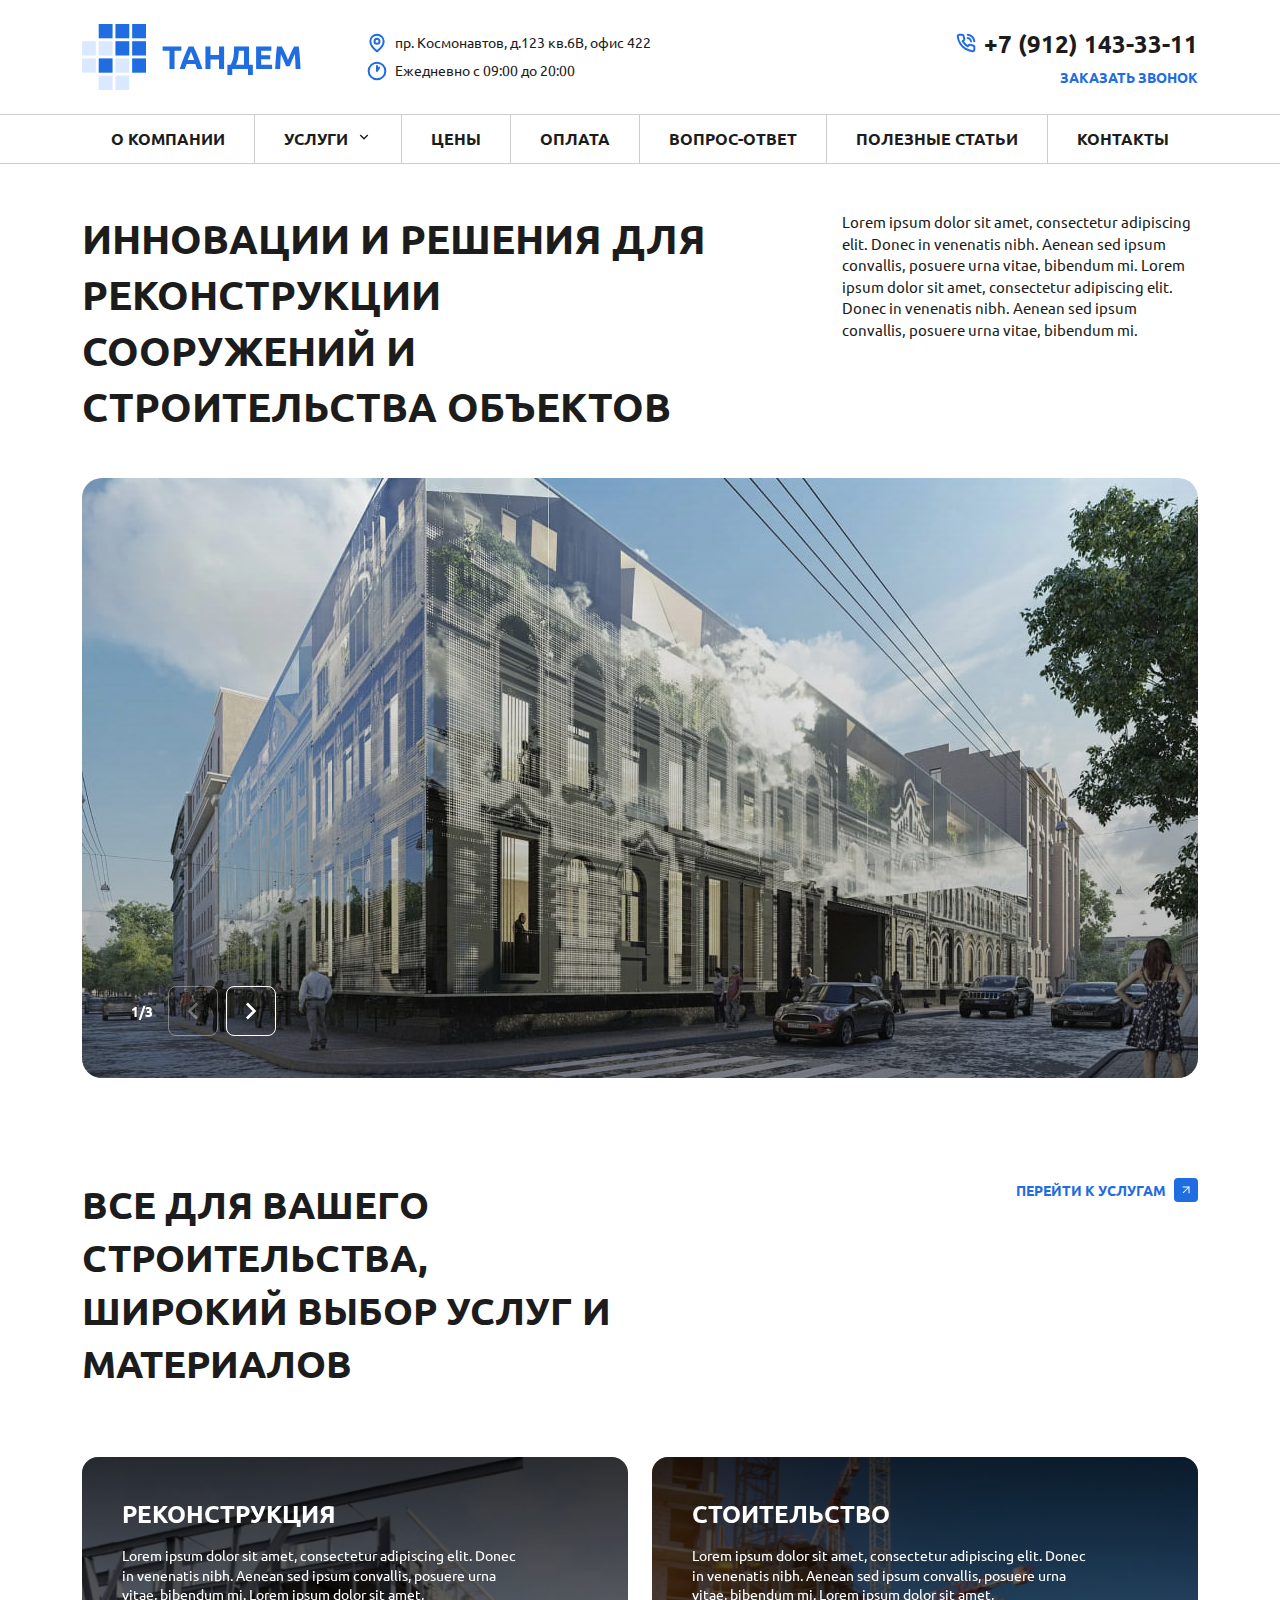
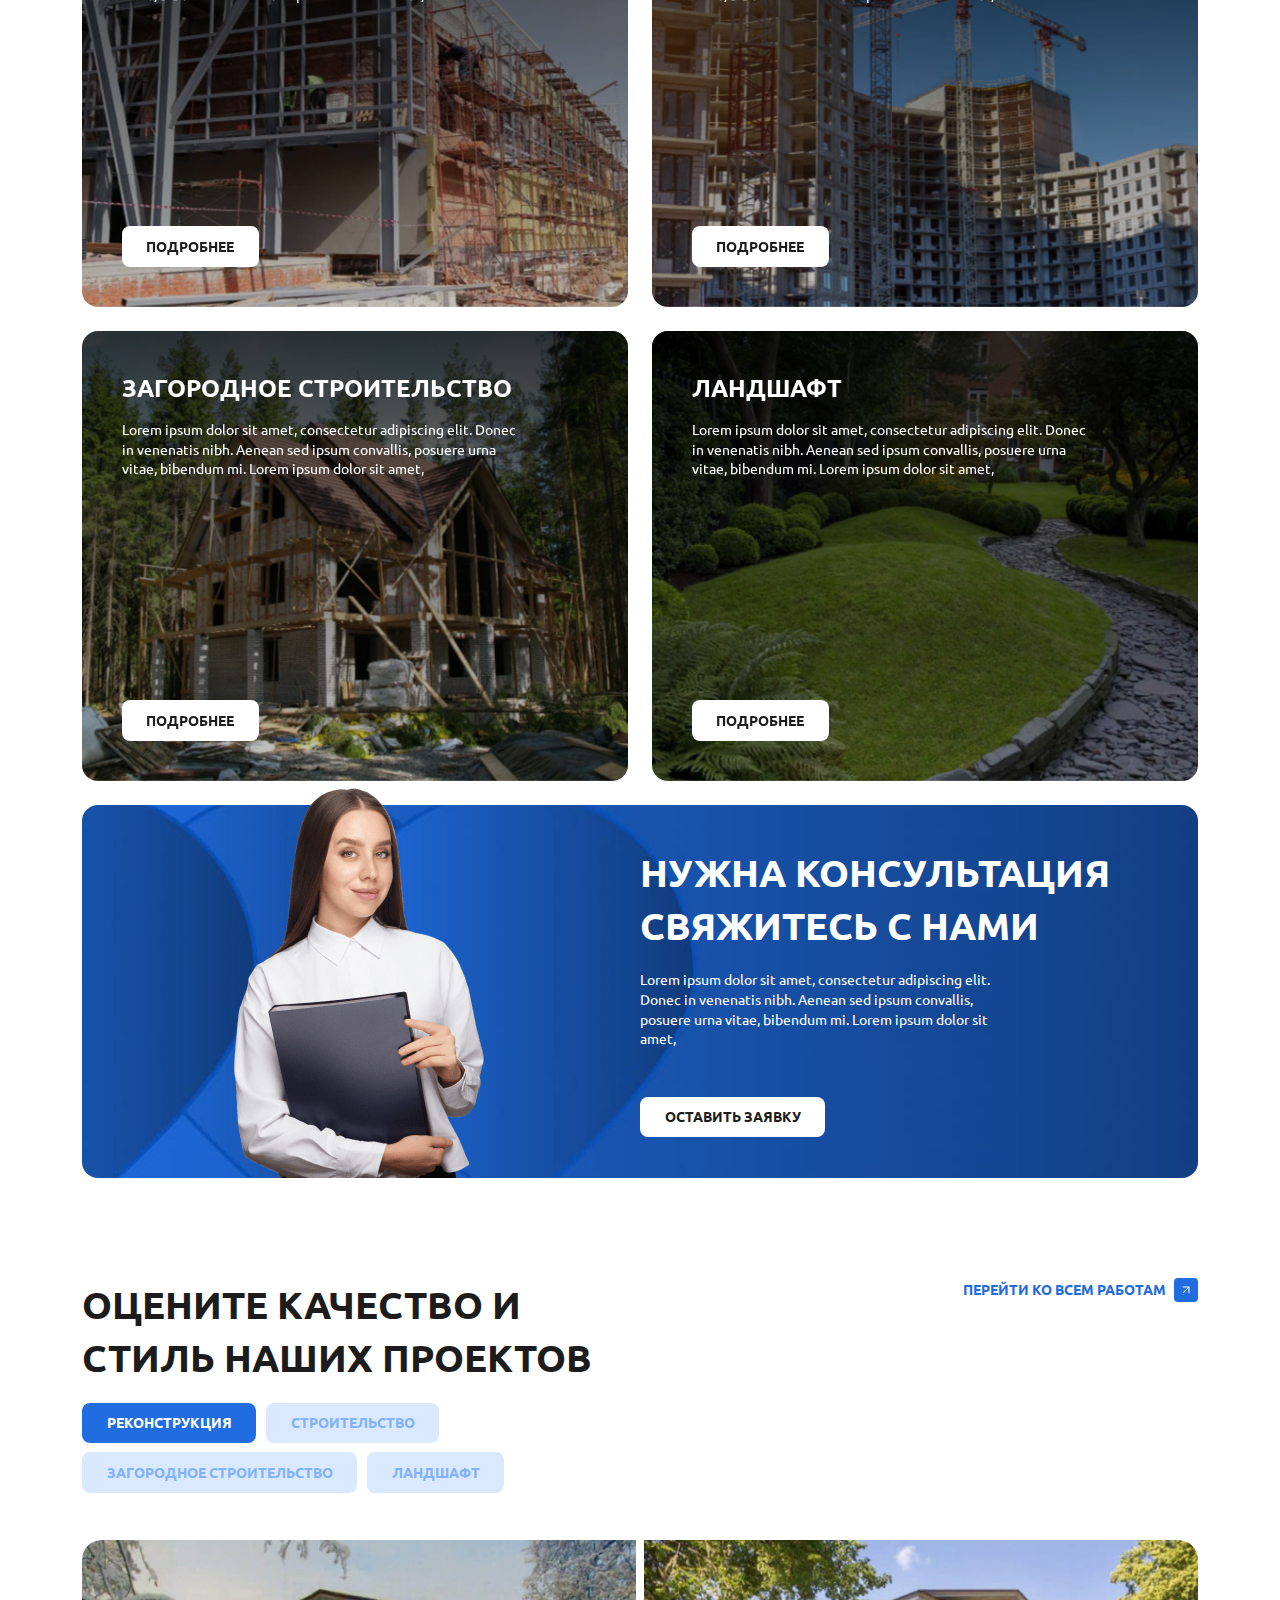
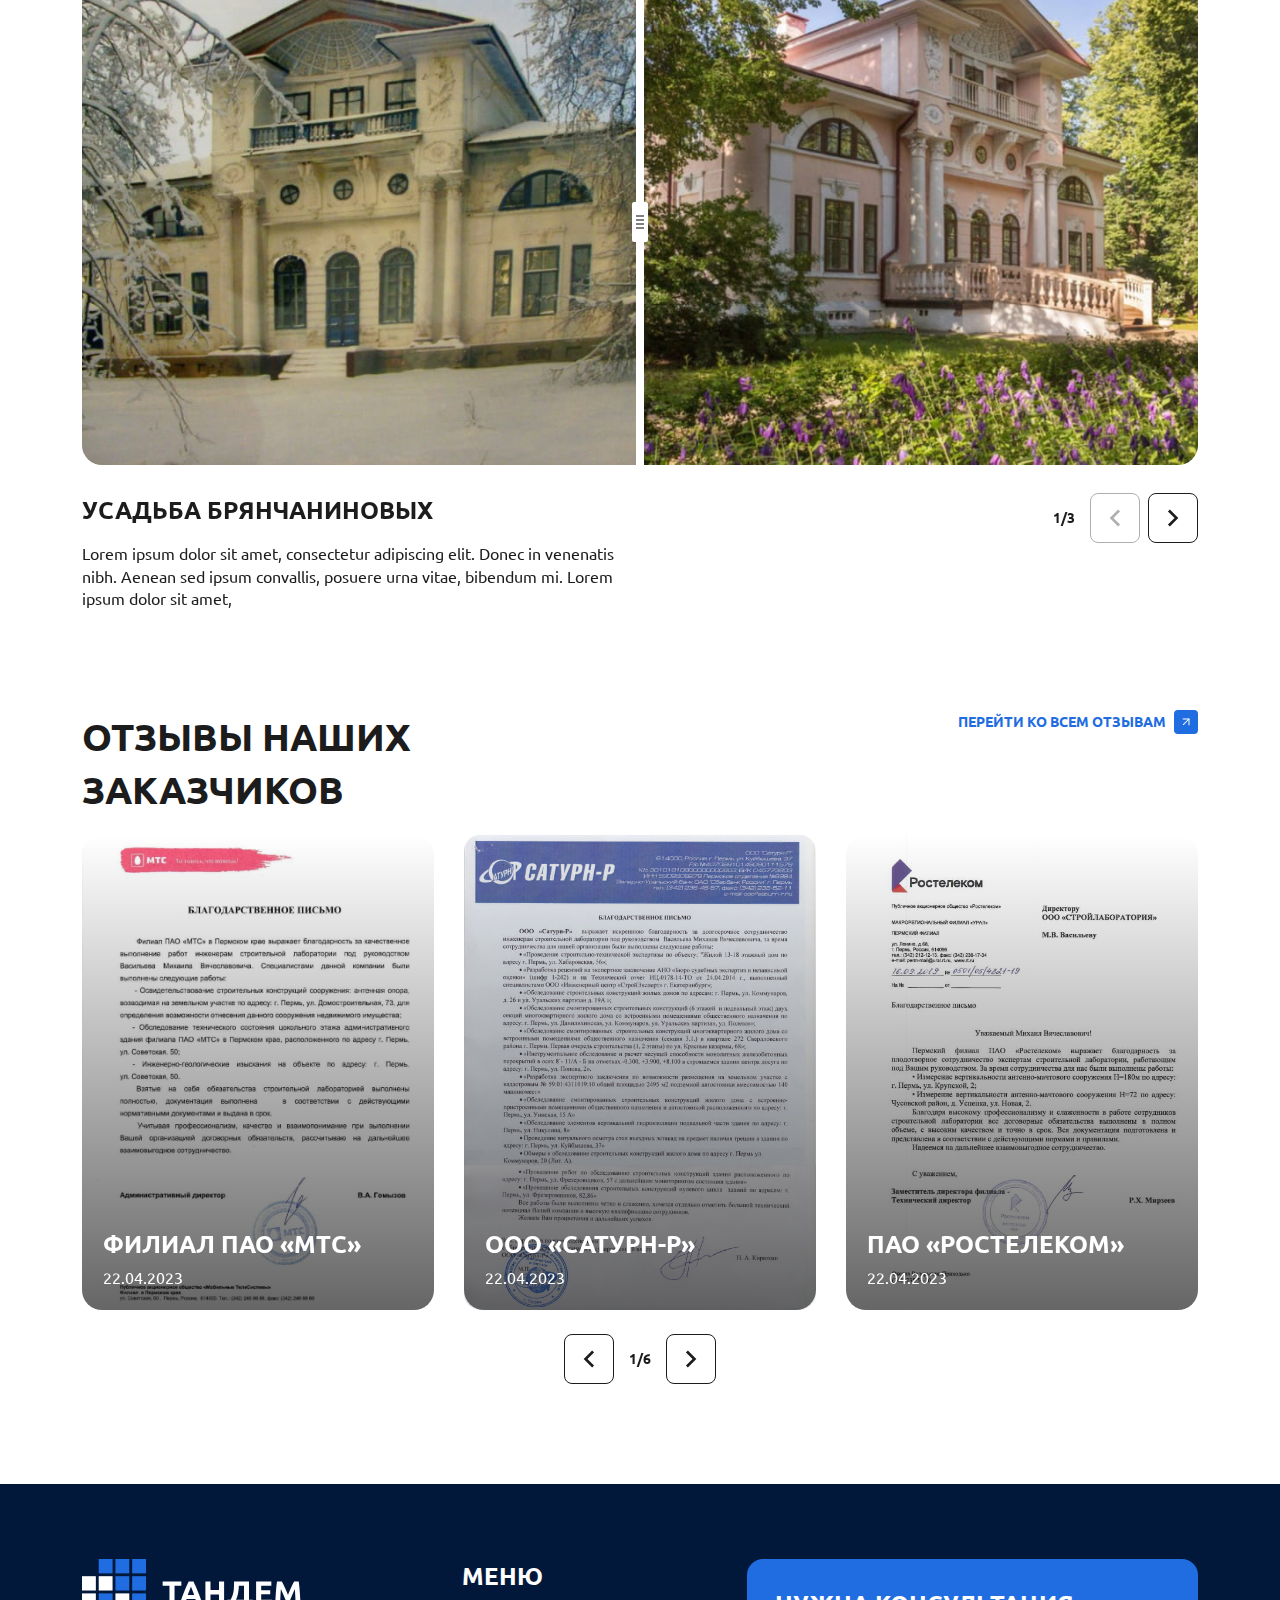
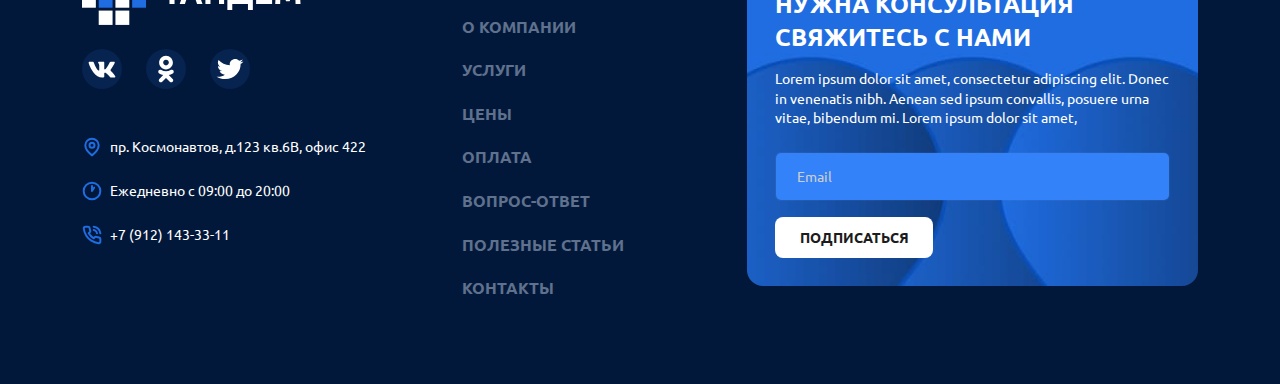
<file: index.html>
<!DOCTYPE html>
<html lang="ru">
<head>
    <meta charset="UTF-8">
    <meta name="viewport" content="width=device-width, initial-scale=1.0">
    <link rel="stylesheet" href="css/bootstrap.min.css">
    <link rel="stylesheet" href="css/swiper-bundle.min.css"/>
    <link rel="stylesheet" href="css/style.min.css">
    <title>Тандем</title>
</head>
<body>
    <header>
        <div class="container px-xxl-5 py-2 py-sm-3 py-md-4">
            <div class="row align-items-center">
                <div class="col-6 col-sm-4 col-lg-3">
                    <a href="index.html">
                        <img src="imgs/logo.svg" alt="logo" class="logo">
                    </a>
                </div>
                <div class="d-none d-lg-block col-4 col-xxl-6">
                    <address class="d-flex align-items-center mb-2">
                        <svg class="color-main" width="20" height="20" viewBox="0 0 20 20" fill="none" xmlns="http://www.w3.org/2000/svg">
                            <path d="M16.6666 8.33334C16.6666 13.3333 9.99992 18.3333 9.99992 18.3333C9.99992 18.3333 3.33325 13.3333 3.33325 8.33334C3.33325 6.56523 4.03563 4.86954 5.28587 3.61929C6.53612 2.36905 8.23181 1.66667 9.99992 1.66667C11.768 1.66667 13.4637 2.36905 14.714 3.61929C15.9642 4.86954 16.6666 6.56523 16.6666 8.33334Z" stroke="currentColor" stroke-width="2" stroke-linecap="round" stroke-linejoin="round"/>
                            <path d="M10 10.8333C11.3807 10.8333 12.5 9.71404 12.5 8.33333C12.5 6.95262 11.3807 5.83333 10 5.83333C8.61929 5.83333 7.5 6.95262 7.5 8.33333C7.5 9.71404 8.61929 10.8333 10 10.8333Z" stroke="currentColor" stroke-width="2" stroke-linecap="round" stroke-linejoin="round"/>
                        </svg>                    
                        <span class="ms-2 flex-1">пр. Космонавтов, д.123 кв.6В, офис 422</span>
                    </address>
                    <div class="d-flex align-items-center">
                        <svg class="color-main" width="20" height="20" viewBox="0 0 20 20" fill="none" xmlns="http://www.w3.org/2000/svg">
                            <path d="M9.99996 18.3333C14.6023 18.3333 18.3333 14.6024 18.3333 10C18.3333 5.39763 14.6023 1.66667 9.99996 1.66667C5.39759 1.66667 1.66663 5.39763 1.66663 10C1.66663 14.6024 5.39759 18.3333 9.99996 18.3333Z" stroke="currentColor" stroke-width="2" stroke-linecap="round" stroke-linejoin="round"/>
                            <path d="M10 5V10L12.0833 6.66667" stroke="currentColor" stroke-width="2" stroke-linecap="round" stroke-linejoin="round"/>
                        </svg>                    
                        <span class="ms-2 flex-1">Ежедневно с 09:00 до 20:00</span>
                    </div>
                </div>
                <div class="col-6 col-sm-8 col-lg-5 col-xxl-3 d-flex justify-content-end align-items-center">
                    <div class="d-none d-sm-block">
                        <a class="d-flex justify-content-end align-items-center mb-2" href="tel:79121433311">
                            <svg class="color-main" width="20" height="20" viewBox="0 0 20 20" fill="none" xmlns="http://www.w3.org/2000/svg">
                                <path d="M18.3333 14.1V16.6C18.3343 16.8321 18.2867 17.0618 18.1937 17.2745C18.1008 17.4871 17.9644 17.678 17.7934 17.8349C17.6224 17.9918 17.4205 18.1112 17.2006 18.1856C16.9808 18.2599 16.7478 18.2876 16.5167 18.2667C13.9523 17.988 11.4892 17.1118 9.32498 15.7083C7.31151 14.4289 5.60443 12.7218 4.32499 10.7083C2.91663 8.53433 2.04019 6.05916 1.76665 3.48333C1.74583 3.25288 1.77321 3.02063 1.84707 2.80135C1.92092 2.58207 2.03963 2.38057 2.19562 2.20968C2.35162 2.03879 2.54149 1.90225 2.75314 1.80876C2.9648 1.71527 3.1936 1.66688 3.42499 1.66666H5.92499C6.32941 1.66268 6.72148 1.80589 7.02812 2.0696C7.33476 2.33332 7.53505 2.69953 7.59165 3.09999C7.69717 3.90005 7.89286 4.6856 8.17499 5.44166C8.2871 5.73993 8.31137 6.06409 8.24491 6.37573C8.17844 6.68737 8.02404 6.97342 7.79998 7.19999L6.74165 8.25833C7.92795 10.3446 9.65536 12.072 11.7417 13.2583L12.8 12.2C13.0266 11.9759 13.3126 11.8215 13.6243 11.7551C13.9359 11.6886 14.26 11.7129 14.5583 11.825C15.3144 12.1071 16.0999 12.3028 16.9 12.4083C17.3048 12.4654 17.6745 12.6693 17.9388 12.9812C18.203 13.2931 18.3435 13.6913 18.3333 14.1Z" stroke="currentColor" stroke-width="2" stroke-linecap="round" stroke-linejoin="round"/>
                                <path d="M11.7084 1.66667C13.4069 1.84565 14.9935 2.599 16.2058 3.80216C17.418 5.00531 18.1833 6.58618 18.375 8.28334" stroke="currentColor" stroke-width="2" stroke-linecap="round" stroke-linejoin="round"/>
                                <path d="M11.7084 5C12.528 5.16161 13.2801 5.56586 13.867 6.16026C14.454 6.75466 14.8487 7.51177 15 8.33333" stroke="currentColor" stroke-width="2" stroke-linecap="round" stroke-linejoin="round"/>
                            </svg>                        
                            <span class="fs-17 fw-7 ms-2">+7 (912) 143-33-11</span>
                        </a>
                        <button type="button" data-bs-toggle="modal" data-bs-target="#callbackModal" class="color-main fw-7 ms-auto text-uppercase">Заказать звонок</button>
                    </div>
                    <a href="tel:79121433311" class="btn-call ms-auto d-sm-none">
                        <svg width="20" height="20" viewBox="0 0 20 20" fill="none" xmlns="http://www.w3.org/2000/svg">
                            <path d="M18.3333 14.1V16.6C18.3343 16.8321 18.2867 17.0618 18.1937 17.2745C18.1008 17.4871 17.9644 17.678 17.7934 17.8349C17.6224 17.9918 17.4205 18.1112 17.2006 18.1856C16.9808 18.2599 16.7478 18.2876 16.5167 18.2667C13.9523 17.988 11.4892 17.1118 9.32498 15.7083C7.31151 14.4289 5.60443 12.7218 4.32499 10.7083C2.91663 8.53433 2.04019 6.05916 1.76665 3.48333C1.74583 3.25288 1.77321 3.02063 1.84707 2.80135C1.92092 2.58207 2.03963 2.38057 2.19562 2.20968C2.35162 2.03879 2.54149 1.90225 2.75314 1.80876C2.9648 1.71527 3.1936 1.66688 3.42499 1.66666H5.92499C6.32941 1.66268 6.72148 1.80589 7.02812 2.0696C7.33476 2.33332 7.53505 2.69953 7.59165 3.09999C7.69717 3.90005 7.89286 4.6856 8.17499 5.44166C8.2871 5.73993 8.31137 6.06409 8.24491 6.37573C8.17844 6.68737 8.02404 6.97342 7.79998 7.19999L6.74165 8.25833C7.92795 10.3446 9.65536 12.072 11.7417 13.2583L12.8 12.2C13.0266 11.9759 13.3126 11.8215 13.6243 11.7551C13.9359 11.6886 14.26 11.7129 14.5583 11.825C15.3144 12.1071 16.0999 12.3028 16.9 12.4083C17.3048 12.4654 17.6745 12.6693 17.9388 12.9812C18.203 13.2931 18.3435 13.6913 18.3333 14.1Z" stroke="currentColor" stroke-width="2" stroke-linecap="round" stroke-linejoin="round"/>
                            <path d="M11.7084 1.66667C13.4069 1.84565 14.9935 2.599 16.2058 3.80216C17.418 5.00531 18.1833 6.58618 18.375 8.28334" stroke="currentColor" stroke-width="2" stroke-linecap="round" stroke-linejoin="round"/>
                            <path d="M11.7084 5C12.528 5.16161 13.2801 5.56586 13.867 6.16026C14.454 6.75466 14.8487 7.51177 15 8.33333" stroke="currentColor" stroke-width="2" stroke-linecap="round" stroke-linejoin="round"/>
                        </svg>
                    </a>
                    <button type="button" data-bs-toggle="offcanvas" data-bs-target="#offcanvasMenu" class="ms-3 ms-sm-4 ms-md-5 d-lg-none btn-primary p-2">
                        <svg width="24" height="24" viewBox="0 0 24 24" fill="none" xmlns="http://www.w3.org/2000/svg">
                            <rect y="5" width="24" height="2" fill="white"/>
                            <rect y="11" width="24" height="2" fill="white"/>
                            <rect y="17" width="24" height="2" fill="white"/>
                        </svg>                                                   
                    </button>
                </div>
            </div>
        </div>

        <nav class="d-none d-lg-block">
            <ul class="container">
                <li>
                    <a href="about.html">О компании</a>
                </li>
                <li class="hover">
                    <a href="" class="hover-link">
                        <span>Услуги</span>
                        <svg width="16" height="16" viewBox="0 0 24 24" fill="none" xmlns="http://www.w3.org/2000/svg">
                            <path d="M12 13.172L16.95 8.222L18.364 9.636L12 16L5.63601 9.636L7.05001 8.222L12 13.172Z" fill="currentColor"/>
                        </svg>
                    </a>
                    <ul class="hover-menu">
                        <li><a href="#">Услуга 1</a></li>
                        <li><a href="#">Услуга 2</a></li>
                        <li><a href="#">Услуга 3</a></li>
                    </ul>
                </li>
                <li>
                    <a href="">Цены</a>
                </li>
                <li>
                    <a href="payment.html">оПЛАТА</a>
                </li>
                <li>
                    <a href="faq.html">Вопрос-ответ</a>
                </li>
                <li>
                    <a href="">Полезные статьи</a>
                </li>
                <li>
                    <a href="contacts.html">кОНТАКТЫ</a>
                </li>
            </ul>
        </nav>
    </header>

    <main class="pt-4 pt-md-5">
        <section>
            <div class="container px-xxl-5 mb-4">
                <div class="row justify-content-between">
                    <div class="col-12 col-lg-8 col-xl-7">
                        <h1>Инновации и решения для реконструкции сооружений и строительства объектов</h1>
                    </div>
                    <div class="col-12 col-lg-4">
                        <p class="fs-11">Lorem ipsum dolor sit amet, consectetur adipiscing elit. Donec in venenatis nibh. Aenean sed ipsum convallis, posuere urna vitae, bibendum mi. Lorem ipsum dolor sit amet, consectetur adipiscing elit. Donec in venenatis nibh. Aenean sed ipsum convallis, posuere urna vitae, bibendum mi.</p>
                    </div>
                </div>
            </div>
            <div class="container px-xxl-0 position-relative">
                <div class="swiper swiper-main">
                    <div class="swiper-wrapper">
                        <div class="swiper-slide">
                            <img src="imgs/slide.jpg" alt="slide">
                        </div>
                        <div class="swiper-slide">
                            <img src="imgs/slide.jpg" alt="slide">
                        </div>
                        <div class="swiper-slide">
                            <img src="imgs/slide.jpg" alt="slide">
                        </div>
                    </div>
                    <div class="swiper-controls">
                        <div class="swiper-pagination"></div>
                        <div class="swiper-button-prev">
                            <svg width="32" height="32" viewBox="0 0 32 32" fill="none" xmlns="http://www.w3.org/2000/svg">
                                <path d="M14.4374 16L21.0374 22.6L19.152 24.4854L10.6667 16L19.152 7.51468L21.0374 9.40002L14.4374 16Z" fill="currentColor"/>
                            </svg>                            
                        </div>
                        <div class="swiper-button-next">
                            <svg width="32" height="32" viewBox="0 0 32 32" fill="none" xmlns="http://www.w3.org/2000/svg">
                                <path d="M17.5626 16L10.9626 9.39998L12.848 7.51465L21.3333 16L12.848 24.4853L10.9626 22.6L17.5626 16Z" fill="currentColor"/>
                            </svg>                            
                        </div>
                    </div>
                </div>
            </div>
        </section>

        <section class="container px-xxl-5">
            <div class="mb-4 mb-lg-5 row justify-content-between align-items-start">
                <div class="col-12 col-lg-8 col-xl-6">
                    <h2>вСЕ ДЛЯ ВАШЕГО СТРОИТЕЛЬСТВА, ШИРОКИЙ ВЫБОР УСЛУГ И МАТЕРИАЛОВ</h2>
                </div>
                <div class="col-12 col-lg-4 col-xl-6">
                    <a href="" class="link-more ms-lg-auto">
                        <span class="me-2">пЕРЕЙТИ К УСЛУГАМ</span>
                        <svg width="24" height="24" viewBox="0 0 24 24" fill="none" xmlns="http://www.w3.org/2000/svg">
                            <path fill-rule="evenodd" clip-rule="evenodd" d="M7.46967 16.5303C7.17678 16.2374 7.17678 15.7626 7.46967 15.4697L15.9697 6.96967C16.2626 6.67678 16.7374 6.67678 17.0303 6.96967C17.3232 7.26256 17.3232 7.73744 17.0303 8.03033L8.53033 16.5303C8.23744 16.8232 7.76256 16.8232 7.46967 16.5303Z" fill="currentColor"/>
                            <path fill-rule="evenodd" clip-rule="evenodd" d="M16.5 17.25C16.0858 17.25 15.75 16.9142 15.75 16.5L15.75 8.25L7.5 8.25C7.08579 8.25 6.75 7.91421 6.75 7.5C6.75 7.08579 7.08579 6.75 7.5 6.75L16.5 6.75C16.9142 6.75 17.25 7.08579 17.25 7.5L17.25 16.5C17.25 16.9142 16.9142 17.25 16.5 17.25Z" fill="currentColor"/>
                        </svg>                        
                    </a>
                </div>
            </div>

            <div class="row row-cols-md-2 g-3 g-md-4 mb-4">
                <div>
                    <div class="product-card">
                        <img src="imgs/img1.jpg" alt="рЕКОНСТРУКЦИЯ">
                        
                        <div class="product-card-text">
                            <h3><a href="">рЕКОНСТРУКЦИЯ</a></h3>
                            <p>Lorem ipsum dolor sit amet, consectetur adipiscing elit. Donec in venenatis nibh. Aenean sed ipsum convallis, posuere urna vitae, bibendum mi. Lorem ipsum dolor sit amet, </p>
                            <button type="button" class="btn-secondary mt-auto">пОДРОБНЕЕ</button>
                        </div>
                    </div>
                </div>
                <div>
                    <div class="product-card">
                        <img src="imgs/img2.jpg" alt="сТОИТЕЛЬСТВО">
                        
                        <div class="product-card-text">
                            <h3><a href="">сТОИТЕЛЬСТВО</a></h3>
                            <p>Lorem ipsum dolor sit amet, consectetur adipiscing elit. Donec in venenatis nibh. Aenean sed ipsum convallis, posuere urna vitae, bibendum mi. Lorem ipsum dolor sit amet, </p>
                            <button type="button" class="btn-secondary mt-auto">пОДРОБНЕЕ</button>
                        </div>
                    </div>
                </div>
                <div>
                    <div class="product-card">
                        <img src="imgs/img3.jpg" alt="зАГОРОДНОЕ СТРОИТЕЛЬСТВО">
                        
                        <div class="product-card-text">
                            <h3><a href="">зАГОРОДНОЕ СТРОИТЕЛЬСТВО</a></h3>
                            <p>Lorem ipsum dolor sit amet, consectetur adipiscing elit. Donec in venenatis nibh. Aenean sed ipsum convallis, posuere urna vitae, bibendum mi. Lorem ipsum dolor sit amet, </p>
                            <button type="button" class="btn-secondary mt-auto">пОДРОБНЕЕ</button>
                        </div>
                    </div>
                </div>
                <div>
                    <div class="product-card">
                        <img src="imgs/img4.jpg" alt="лАНДШАФТ">
                        
                        <div class="product-card-text">
                            <h3><a href="">лАНДШАФТ</a></h3>
                            <p>Lorem ipsum dolor sit amet, consectetur adipiscing elit. Donec in venenatis nibh. Aenean sed ipsum convallis, posuere urna vitae, bibendum mi. Lorem ipsum dolor sit amet, </p>
                            <button type="button" class="btn-secondary mt-auto">пОДРОБНЕЕ</button>
                        </div>
                    </div>
                </div>
            </div>

            <div class="block-callback">
                <div class="row flex-lg-row-reverse gx-lg-0 justify-content-end align-items-center">
                    <div class="col-12 col-lg-7 col-xl-6">
                        <h2 class="text-center text-lg-start">нУЖНА КОНСУЛЬТАЦИЯ СВЯЖИТЕСЬ С НАМИ</h2>
                        <div class="row">
                            <div class="col-lg-8">
                                <p>Lorem ipsum dolor sit amet, consectetur adipiscing elit. Donec in venenatis nibh. Aenean sed ipsum convallis, posuere urna vitae, bibendum mi. Lorem ipsum dolor sit amet, </p>
                            </div>
                        </div>
                        <button type="button" data-bs-toggle="modal" data-bs-target="#callbackModal" class="btn-secondary mx-auto mx-lg-0 mt-4 mt-lg-5">оСТАВИТЬ ЗАЯВКУ</button>
                    </div>
                    <div class="col-12 col-lg-5 col-xl-6">
                        <img src="imgs/woman.png" alt="КОНСУЛЬТАЦИЯ" class="img-fluid">
                    </div>
                </div>

            </div>
        </section>

        <section class="container px-xxl-5">
            <div class="mb-4 mb-lg-5 row justify-content-between align-items-start">
                <div class="col-12 col-lg-8 col-xl-6">
                    <h2>оцените качество и стиль наших проектов</h2>
                    <ul class="nav nav-tabs mb-4 mb-lg-0" id="myTab" role="tablist">
                        <li class="nav-item" role="presentation">
                          <button class="nav-link active" data-bs-toggle="tab" data-bs-target="#reconstruction" type="button" role="tab" aria-selected="true">Реконструкция</button>
                        </li>
                        <li class="nav-item" role="presentation">
                          <button class="nav-link" data-bs-toggle="tab" data-bs-target="#construction" type="button" role="tab" aria-selected="false">Строительство</button>
                        </li>
                        <li class="nav-item" role="presentation">
                          <button class="nav-link" data-bs-toggle="tab" data-bs-target="#suburban" type="button" role="tab" aria-selected="false">загородное строительство</button>
                        </li>
                        <li class="nav-item" role="presentation">
                          <button class="nav-link" data-bs-toggle="tab" data-bs-target="#landscape" type="button" role="tab" aria-selected="false">Ландшафт</button>
                        </li>
                    </ul>
                </div>
                <div class="col-12 col-lg-4 col-xl-6">
                    <a href="" class="link-more ms-lg-auto">
                        <span class="me-2">Перейти ко всем работам</span>
                        <svg width="24" height="24" viewBox="0 0 24 24" fill="none" xmlns="http://www.w3.org/2000/svg">
                            <path fill-rule="evenodd" clip-rule="evenodd" d="M7.46967 16.5303C7.17678 16.2374 7.17678 15.7626 7.46967 15.4697L15.9697 6.96967C16.2626 6.67678 16.7374 6.67678 17.0303 6.96967C17.3232 7.26256 17.3232 7.73744 17.0303 8.03033L8.53033 16.5303C8.23744 16.8232 7.76256 16.8232 7.46967 16.5303Z" fill="currentColor"/>
                            <path fill-rule="evenodd" clip-rule="evenodd" d="M16.5 17.25C16.0858 17.25 15.75 16.9142 15.75 16.5L15.75 8.25L7.5 8.25C7.08579 8.25 6.75 7.91421 6.75 7.5C6.75 7.08579 7.08579 6.75 7.5 6.75L16.5 6.75C16.9142 6.75 17.25 7.08579 17.25 7.5L17.25 16.5C17.25 16.9142 16.9142 17.25 16.5 17.25Z" fill="currentColor"/>
                        </svg>                        
                    </a>
                </div>
            </div>

            <div class="tab-content">
                <div class="tab-pane active" id="reconstruction" role="tabpanel" tabindex="0">
                    <div class="swiper swiper-portfolio">
                        <div class="swiper-wrapper">
                            <div class="swiper-slide">
                                <div class="ba-group">
                                    <img src="imgs/before.jpg" alt="before">
                                    <img src="imgs/after.jpg" alt="after">
                                </div>
                                <div class="row gx-0">
                                    <div class="col-12 col-md-9 col-lg-6">
                                        <h3>Усадьба Брянчаниновых</h3>
                                        <p class="fs-115">Lorem ipsum dolor sit amet, consectetur adipiscing elit. Donec in venenatis nibh. Aenean sed ipsum convallis, posuere urna vitae, bibendum mi. Lorem ipsum dolor sit amet,</p>
                                    </div>
                                </div>
                            </div>
                            <div class="swiper-slide">
                                <div class="ba-group">
                                    <img src="imgs/before.jpg" alt="before">
                                    <img src="imgs/after.jpg" alt="after">
                                </div>
                                <div class="row gx-0">
                                    <div class="col-12 col-md-9 col-lg-6">
                                        <h3>Усадьба 2</h3>
                                        <p class="fs-115">Lorem ipsum dolor sit amet, consectetur adipiscing elit. Donec in venenatis nibh. Aenean sed ipsum convallis, posuere urna vitae, bibendum mi. Lorem ipsum dolor sit amet,</p>
                                    </div>
                                </div>
                            </div>
                            <div class="swiper-slide">
                                <div class="ba-group">
                                    <img src="imgs/before.jpg" alt="before">
                                    <img src="imgs/after.jpg" alt="after">
                                </div>
                                <div class="row gx-0">
                                    <div class="col-12 col-md-9 col-lg-6">
                                        <h3>Усадьба 3</h3>
                                        <p class="fs-115">Lorem ipsum dolor sit amet, consectetur adipiscing elit. Donec in venenatis nibh. Aenean sed ipsum convallis, posuere urna vitae, bibendum mi. Lorem ipsum dolor sit amet,</p>
                                    </div>
                                </div>
                            </div>
                        </div>
                        <div class="swiper-controls">
                            <div class="swiper-pagination"></div>
                            <div class="swiper-button-prev">
                                <svg width="32" height="32" viewBox="0 0 32 32" fill="none" xmlns="http://www.w3.org/2000/svg">
                                    <path d="M14.4374 16L21.0374 22.6L19.152 24.4854L10.6667 16L19.152 7.51468L21.0374 9.40002L14.4374 16Z" fill="currentColor"/>
                                </svg>                            
                            </div>
                            <div class="swiper-button-next">
                                <svg width="32" height="32" viewBox="0 0 32 32" fill="none" xmlns="http://www.w3.org/2000/svg">
                                    <path d="M17.5626 16L10.9626 9.39998L12.848 7.51465L21.3333 16L12.848 24.4853L10.9626 22.6L17.5626 16Z" fill="currentColor"/>
                                </svg>                            
                            </div>
                        </div>
                    </div>
                </div>
                <div class="tab-pane" id="construction" role="tabpanel" tabindex="0">
                    <div class="swiper swiper-portfolio">
                        <div class="swiper-wrapper">
                            <div class="swiper-slide">
                                <div class="ba-group">
                                    <img src="imgs/before.jpg" alt="before">
                                    <img src="imgs/after.jpg" alt="after">
                                </div>
                                <div class="row gx-0">
                                    <div class="col-12 col-md-9 col-lg-6">
                                        <h3>Строительство 1</h3>
                                        <p class="fs-115">Lorem ipsum dolor sit amet, consectetur adipiscing elit. Donec in venenatis nibh. Aenean sed ipsum convallis, posuere urna vitae, bibendum mi. Lorem ipsum dolor sit amet,</p>
                                    </div>
                                </div>
                            </div>
                            <div class="swiper-slide">
                                <div class="ba-group">
                                    <img src="imgs/before.jpg" alt="before">
                                    <img src="imgs/after.jpg" alt="after">
                                </div>
                                <div class="row gx-0">
                                    <div class="col-12 col-md-9 col-lg-6">
                                        <h3>Строительство 2</h3>
                                        <p class="fs-115">Lorem ipsum dolor sit amet, consectetur adipiscing elit. Donec in venenatis nibh. Aenean sed ipsum convallis, posuere urna vitae, bibendum mi. Lorem ipsum dolor sit amet,</p>
                                    </div>
                                </div>
                            </div>
                            <div class="swiper-slide">
                                <div class="ba-group">
                                    <img src="imgs/before.jpg" alt="before">
                                    <img src="imgs/after.jpg" alt="after">
                                </div>
                                <div class="row gx-0">
                                    <div class="col-12 col-md-9 col-lg-6">
                                        <h3>Строительство 3</h3>
                                        <p class="fs-115">Lorem ipsum dolor sit amet, consectetur adipiscing elit. Donec in venenatis nibh. Aenean sed ipsum convallis, posuere urna vitae, bibendum mi. Lorem ipsum dolor sit amet,</p>
                                    </div>
                                </div>
                            </div>
                        </div>
                        <div class="swiper-controls">
                            <div class="swiper-pagination"></div>
                            <div class="swiper-button-prev">
                                <svg width="32" height="32" viewBox="0 0 32 32" fill="none" xmlns="http://www.w3.org/2000/svg">
                                    <path d="M14.4374 16L21.0374 22.6L19.152 24.4854L10.6667 16L19.152 7.51468L21.0374 9.40002L14.4374 16Z" fill="currentColor"/>
                                </svg>                            
                            </div>
                            <div class="swiper-button-next">
                                <svg width="32" height="32" viewBox="0 0 32 32" fill="none" xmlns="http://www.w3.org/2000/svg">
                                    <path d="M17.5626 16L10.9626 9.39998L12.848 7.51465L21.3333 16L12.848 24.4853L10.9626 22.6L17.5626 16Z" fill="currentColor"/>
                                </svg>                            
                            </div>
                        </div>
                    </div>
                </div>
                <div class="tab-pane" id="suburban" role="tabpanel" tabindex="0">
                    <div class="swiper swiper-portfolio">
                        <div class="swiper-wrapper">
                            <div class="swiper-slide">
                                <div class="ba-group">
                                    <img src="imgs/before.jpg" alt="before">
                                    <img src="imgs/after.jpg" alt="after">
                                </div>
                                <div class="row gx-0">
                                    <div class="col-12 col-md-9 col-lg-6">
                                        <h3>Загородное строительство 1</h3>
                                        <p class="fs-115">Lorem ipsum dolor sit amet, consectetur adipiscing elit. Donec in venenatis nibh. Aenean sed ipsum convallis, posuere urna vitae, bibendum mi. Lorem ipsum dolor sit amet,</p>
                                    </div>
                                </div>
                            </div>
                            <div class="swiper-slide">
                                <div class="ba-group">
                                    <img src="imgs/before.jpg" alt="before">
                                    <img src="imgs/after.jpg" alt="after">
                                </div>
                                <div class="row gx-0">
                                    <div class="col-12 col-md-9 col-lg-6">
                                        <h3>Загородное строительство 2</h3>
                                        <p class="fs-115">Lorem ipsum dolor sit amet, consectetur adipiscing elit. Donec in venenatis nibh. Aenean sed ipsum convallis, posuere urna vitae, bibendum mi. Lorem ipsum dolor sit amet,</p>
                                    </div>
                                </div>
                            </div>
                            <div class="swiper-slide">
                                <div class="ba-group">
                                    <img src="imgs/before.jpg" alt="before">
                                    <img src="imgs/after.jpg" alt="after">
                                </div>
                                <div class="row gx-0">
                                    <div class="col-12 col-md-9 col-lg-6">
                                        <h3>Загородное строительство 3</h3>
                                        <p class="fs-115">Lorem ipsum dolor sit amet, consectetur adipiscing elit. Donec in venenatis nibh. Aenean sed ipsum convallis, posuere urna vitae, bibendum mi. Lorem ipsum dolor sit amet,</p>
                                    </div>
                                </div>
                            </div>
                        </div>
                        <div class="swiper-controls">
                            <div class="swiper-pagination"></div>
                            <div class="swiper-button-prev">
                                <svg width="32" height="32" viewBox="0 0 32 32" fill="none" xmlns="http://www.w3.org/2000/svg">
                                    <path d="M14.4374 16L21.0374 22.6L19.152 24.4854L10.6667 16L19.152 7.51468L21.0374 9.40002L14.4374 16Z" fill="currentColor"/>
                                </svg>                            
                            </div>
                            <div class="swiper-button-next">
                                <svg width="32" height="32" viewBox="0 0 32 32" fill="none" xmlns="http://www.w3.org/2000/svg">
                                    <path d="M17.5626 16L10.9626 9.39998L12.848 7.51465L21.3333 16L12.848 24.4853L10.9626 22.6L17.5626 16Z" fill="currentColor"/>
                                </svg>                            
                            </div>
                        </div>
                    </div>
                </div>
                <div class="tab-pane" id="landscape" role="tabpanel" tabindex="0">
                    <div class="swiper swiper-portfolio">
                        <div class="swiper-wrapper">
                            <div class="swiper-slide">
                                <div class="ba-group">
                                    <img src="imgs/before.jpg" alt="before">
                                    <img src="imgs/after.jpg" alt="after">
                                </div>
                                <div class="row gx-0">
                                    <div class="col-12 col-md-9 col-lg-6">
                                        <h3>Ландшафт 1</h3>
                                        <p class="fs-115">Lorem ipsum dolor sit amet, consectetur adipiscing elit. Donec in venenatis nibh. Aenean sed ipsum convallis, posuere urna vitae, bibendum mi. Lorem ipsum dolor sit amet,</p>
                                    </div>
                                </div>
                            </div>
                            <div class="swiper-slide">
                                <div class="ba-group">
                                    <img src="imgs/before.jpg" alt="before">
                                    <img src="imgs/after.jpg" alt="after">
                                </div>
                                <div class="row gx-0">
                                    <div class="col-12 col-md-9 col-lg-6">
                                        <h3>Ландшафт 2</h3>
                                        <p class="fs-115">Lorem ipsum dolor sit amet, consectetur adipiscing elit. Donec in venenatis nibh. Aenean sed ipsum convallis, posuere urna vitae, bibendum mi. Lorem ipsum dolor sit amet,</p>
                                    </div>
                                </div>
                            </div>
                            <div class="swiper-slide">
                                <div class="ba-group">
                                    <img src="imgs/before.jpg" alt="before">
                                    <img src="imgs/after.jpg" alt="after">
                                </div>
                                <div class="row gx-0">
                                    <div class="col-12 col-md-9 col-lg-6">
                                        <h3>Ландшафт 3</h3>
                                        <p class="fs-115">Lorem ipsum dolor sit amet, consectetur adipiscing elit. Donec in venenatis nibh. Aenean sed ipsum convallis, posuere urna vitae, bibendum mi. Lorem ipsum dolor sit amet,</p>
                                    </div>
                                </div>
                            </div>
                        </div>
                        <div class="swiper-controls">
                            <div class="swiper-pagination"></div>
                            <div class="swiper-button-prev">
                                <svg width="32" height="32" viewBox="0 0 32 32" fill="none" xmlns="http://www.w3.org/2000/svg">
                                    <path d="M14.4374 16L21.0374 22.6L19.152 24.4854L10.6667 16L19.152 7.51468L21.0374 9.40002L14.4374 16Z" fill="currentColor"/>
                                </svg>                            
                            </div>
                            <div class="swiper-button-next">
                                <svg width="32" height="32" viewBox="0 0 32 32" fill="none" xmlns="http://www.w3.org/2000/svg">
                                    <path d="M17.5626 16L10.9626 9.39998L12.848 7.51465L21.3333 16L12.848 24.4853L10.9626 22.6L17.5626 16Z" fill="currentColor"/>
                                </svg>                            
                            </div>
                        </div>
                    </div>
                </div>
            </div>
        </section>

        <section class="container px-xxl-5">
            <div class="mb-4 mb-lg-0 row justify-content-between align-items-start">
                <div class="col-12 col-lg-8 col-xl-6">
                    <h2>Отзывы наших заказчиков</h2>
                </div>
                <div class="col-12 col-lg-4 col-xl-6">
                    <a href="" class="link-more ms-lg-auto">
                        <span class="me-2">Перейти ко всем Отзывам</span>
                        <svg width="24" height="24" viewBox="0 0 24 24" fill="none" xmlns="http://www.w3.org/2000/svg">
                            <path fill-rule="evenodd" clip-rule="evenodd" d="M7.46967 16.5303C7.17678 16.2374 7.17678 15.7626 7.46967 15.4697L15.9697 6.96967C16.2626 6.67678 16.7374 6.67678 17.0303 6.96967C17.3232 7.26256 17.3232 7.73744 17.0303 8.03033L8.53033 16.5303C8.23744 16.8232 7.76256 16.8232 7.46967 16.5303Z" fill="currentColor"/>
                            <path fill-rule="evenodd" clip-rule="evenodd" d="M16.5 17.25C16.0858 17.25 15.75 16.9142 15.75 16.5L15.75 8.25L7.5 8.25C7.08579 8.25 6.75 7.91421 6.75 7.5C6.75 7.08579 7.08579 6.75 7.5 6.75L16.5 6.75C16.9142 6.75 17.25 7.08579 17.25 7.5L17.25 16.5C17.25 16.9142 16.9142 17.25 16.5 17.25Z" fill="currentColor"/>
                        </svg>                        
                    </a>
                </div>
            </div>

            <div class="position-relative">
                <div class="swiper swiper-3elems">
                    <div class="swiper-wrapper">
                        <div class="swiper-slide">
                            <a class="" data-fslightbox="gallery" href="imgs/reviews/review1.jpg">
                                <figure class="imgCap">
                                    <img src="imgs/reviews/review1.jpg" alt="review">
                                    <figcaption>
                                        <h3>Филиал пао «МТС»</h3>
                                        <p>22.04.2023</p>
                                    </figcaption>
                                </figure>
                            </a>
                        </div>
                        <div class="swiper-slide">
                            <a class="" data-fslightbox="gallery" href="imgs/reviews/review2.jpg">
                                <figure class="imgCap">
                                    <img src="imgs/reviews/review2.jpg" alt="review">
                                    <figcaption>
                                        <h3>ООО «Сатурн-р»</h3>
                                        <p>22.04.2023</p>
                                    </figcaption>
                                </figure>
                            </a>
                        </div>
                        <div class="swiper-slide">
                            <a class="" data-fslightbox="gallery" href="imgs/reviews/review3.jpg">
                                <figure class="imgCap">
                                    <img src="imgs/reviews/review3.jpg" alt="review">
                                    <figcaption>
                                        <h3>пао «Ростелеком»</h3>
                                        <p>22.04.2023</p>
                                    </figcaption>
                                </figure>
                            </a>
                        </div>
                        <div class="swiper-slide">
                            <a class="" data-fslightbox="gallery" href="imgs/reviews/review1.jpg">
                                <figure class="imgCap">
                                    <img src="imgs/reviews/review1.jpg" alt="review">
                                    <figcaption>
                                        <h3>Филиал пао «МТС»</h3>
                                        <p>22.04.2023</p>
                                    </figcaption>
                                </figure>
                            </a>
                        </div>
                        <div class="swiper-slide">
                            <a class="" data-fslightbox="gallery" href="imgs/reviews/review2.jpg">
                                <figure class="imgCap">
                                    <img src="imgs/reviews/review2.jpg" alt="review">
                                    <figcaption>
                                        <h3>ООО «Сатурн-р»</h3>
                                        <p>22.04.2023</p>
                                    </figcaption>
                                </figure>
                            </a>
                        </div>
                        <div class="swiper-slide">
                            <a class="" data-fslightbox="gallery" href="imgs/reviews/review3.jpg">
                                <figure class="imgCap">
                                    <img src="imgs/reviews/review3.jpg" alt="review">
                                    <figcaption>
                                        <h3>пао «Ростелеком»</h3>
                                        <p>22.04.2023</p>
                                    </figcaption>
                                </figure>
                            </a>
                        </div>
                    </div>
                    <div class="swiper-controls mt-4 justify-content-center">
                        <div class="swiper-button-prev">
                            <svg width="32" height="32" viewBox="0 0 32 32" fill="none" xmlns="http://www.w3.org/2000/svg">
                                <path d="M14.4374 16L21.0374 22.6L19.152 24.4854L10.6667 16L19.152 7.51468L21.0374 9.40002L14.4374 16Z" fill="currentColor"/>
                            </svg>                            
                        </div>
                        <div class="swiper-pagination"></div>
                        <div class="swiper-button-next">
                            <svg width="32" height="32" viewBox="0 0 32 32" fill="none" xmlns="http://www.w3.org/2000/svg">
                                <path d="M17.5626 16L10.9626 9.39998L12.848 7.51465L21.3333 16L12.848 24.4853L10.9626 22.6L17.5626 16Z" fill="currentColor"/>
                            </svg>                            
                        </div>
                    </div>
                </div>
            </div>
        </section>
    </main>

    <footer>
        <div class="container px-xxl-5">
            <div class="row">
                <div class="col-12 col-sm-6 col-lg-4">
                    <img src="imgs/logo-white.svg" alt="Парадис нерудные материалы">
                    <ul class="social list-unstyled mt-4">
                        <li class="me-4">
                            <a href="">
                                <svg width="40" height="40" viewBox="0 0 40 40" fill="none" xmlns="http://www.w3.org/2000/svg">
                                    <path fill-rule="evenodd" clip-rule="evenodd" d="M32.7216 13.7784C32.907 13.1603 32.7216 12.7061 31.8393 12.7061H28.9219C28.1801 12.7061 27.8384 13.0984 27.6529 13.5312C27.6529 13.5312 26.1692 17.1473 24.0675 19.4962C23.3875 20.1761 23.0785 20.3922 22.7076 20.3922C22.5221 20.3922 22.2537 20.1761 22.2537 19.5581V13.7784C22.2537 13.0365 22.0385 12.7061 21.4202 12.7061H16.8358C16.3723 12.7061 16.0935 13.0503 16.0935 13.3766C16.0935 14.0799 17.1442 14.242 17.2526 16.22V20.5162C17.2526 21.4581 17.0825 21.629 16.7116 21.629C15.7226 21.629 13.3171 17.9965 11.8901 13.8403C11.6104 13.0324 11.3299 12.7061 10.5843 12.7061H7.66698C6.83345 12.7061 6.66675 13.0984 6.66675 13.5312C6.66675 14.3039 7.65594 18.1365 11.272 23.2052C13.683 26.6664 17.0792 28.5431 20.1699 28.5431C22.0245 28.5431 22.2537 28.1263 22.2537 27.4084V24.7922C22.2537 23.9587 22.4294 23.7924 23.0164 23.7924C23.4494 23.7924 24.191 24.0087 25.9221 25.6776C27.9 27.6554 28.2259 28.5431 29.3387 28.5431H32.2561C33.0896 28.5431 33.5063 28.1263 33.2659 27.3038C33.0029 26.4841 32.0585 25.295 30.8053 23.8851C30.1253 23.0814 29.1053 22.216 28.7965 21.7834C28.3637 21.227 28.4873 20.9799 28.7965 20.4856C28.7965 20.4856 32.3507 15.4786 32.7216 13.7786V13.7784Z" fill="currentColor"/>
                                </svg>                                    
                            </a>
                        </li>
                        <li class="me-4">
                            <a href="">
                                <svg width="40" height="40" viewBox="0 0 40 40" fill="none" xmlns="http://www.w3.org/2000/svg">
                                    <path d="M19.9997 10.7005C21.5711 10.7005 22.8492 11.9786 22.8492 13.55C22.8492 15.12 21.5707 16.3982 19.9997 16.3982C18.4293 16.3982 17.1509 15.12 17.1509 13.55C17.1505 11.9783 18.4297 10.7005 19.9997 10.7005ZM19.9997 20.4297C23.7953 20.4297 26.882 17.344 26.882 13.55C26.882 9.75403 23.7957 6.66699 19.9997 6.66699C16.2044 6.66699 13.1174 9.75436 13.1174 13.55C13.1174 17.344 16.2044 20.4297 19.9997 20.4297ZM22.784 26.0434C24.1998 25.721 25.5509 25.1615 26.7803 24.3887C27.2328 24.104 27.5537 23.6511 27.6724 23.1298C27.7911 22.6084 27.6978 22.0613 27.4131 21.6087C27.2723 21.3844 27.0886 21.19 26.8726 21.0367C26.6566 20.8835 26.4125 20.7743 26.1543 20.7154C25.8961 20.6565 25.6288 20.6492 25.3677 20.6937C25.1066 20.7382 24.8569 20.8338 24.6327 20.9749C21.8132 22.7475 18.1843 22.7462 15.367 20.9749C15.1429 20.8337 14.8932 20.7381 14.6321 20.6936C14.3711 20.6491 14.1038 20.6564 13.8456 20.7153C13.5874 20.7742 13.3433 20.8834 13.1273 21.0367C12.9114 21.19 12.7278 21.3843 12.587 21.6087C12.3022 22.0611 12.2088 22.6082 12.3272 23.1295C12.4457 23.6509 12.7664 24.1038 13.2188 24.3887C14.4481 25.1612 15.7989 25.7207 17.2144 26.0434L13.3671 29.8914C12.989 30.2696 12.7766 30.7825 12.7767 31.3173C12.7768 31.8521 12.9894 32.365 13.3676 32.7431C13.7458 33.1211 14.2587 33.3335 14.7935 33.3334C15.3283 33.3333 15.8412 33.1208 16.2192 32.7426L19.9991 28.9621L23.7812 32.7429C23.9682 32.9302 24.1903 33.0787 24.4347 33.1801C24.6792 33.2815 24.9413 33.3337 25.2059 33.3337C25.4706 33.3337 25.7327 33.2815 25.9771 33.1801C26.2216 33.0787 26.4437 32.9302 26.6307 32.7429C26.8183 32.5559 26.9671 32.3338 27.0686 32.0891C27.1701 31.8445 27.2224 31.5823 27.2224 31.3175C27.2224 31.0526 27.1701 30.7904 27.0686 30.5458C26.9671 30.3012 26.8183 30.079 26.6307 29.8921L22.784 26.0434Z" fill="currentColor"/>
                                </svg>                                    
                            </a>
                        </li>
                        <li class="me-4">
                            <a href="">
                                <svg width="40" height="40" viewBox="0 0 40 40" fill="none" xmlns="http://www.w3.org/2000/svg">
                                    <path d="M33.3334 12.4359C32.381 12.8205 31.2926 13.0769 30.2042 13.2051C31.2926 12.5641 32.245 11.5385 32.6531 10.3846C31.5647 11.0256 30.4763 11.4103 29.1157 11.6667C28.1634 10.641 26.6667 10 25.1701 10C22.1769 10 19.728 12.3077 19.728 15.1282C19.728 15.5128 19.728 15.8974 19.864 16.282C15.3742 16.0256 11.2926 13.9744 8.5715 10.8974C8.16334 11.6667 7.89123 12.5641 7.89123 13.4615C7.89123 15.2564 8.84362 16.7949 10.3402 17.6923C9.38783 17.6923 8.5715 17.4359 7.89123 17.0513C7.89123 19.4872 9.79599 21.6667 12.245 22.0513C11.8368 22.1795 11.2926 22.1795 10.7484 22.1795C10.3402 22.1795 10.0681 22.1795 9.65994 22.0513C10.3402 24.1026 12.381 25.641 14.83 25.641C12.9253 27.0513 10.6123 27.8205 8.02729 27.8205C7.61913 27.8205 7.21097 27.8205 6.66675 27.6923C9.11573 29.1026 11.9729 30 15.1021 30C25.1702 30 30.6123 22.1795 30.6123 15.3846V14.7436C31.7008 14.359 32.6531 13.4615 33.3334 12.4359Z" fill="currentColor"/>
                                </svg>                                    
                            </a>
                        </li>
                    </ul>
                    <ul class="list-unstyled mt-5">
                        <li class="mb-4">
                            <address class="d-flex align-items-center justify-content-center justify-content-sm-start">
                                <svg class="color-main" width="20" height="20" viewBox="0 0 20 20" fill="none" xmlns="http://www.w3.org/2000/svg">
                                    <path d="M16.6666 8.33366C16.6666 13.3337 9.99992 18.3337 9.99992 18.3337C9.99992 18.3337 3.33325 13.3337 3.33325 8.33366C3.33325 6.56555 4.03563 4.86986 5.28587 3.61961C6.53612 2.36937 8.23181 1.66699 9.99992 1.66699C11.768 1.66699 13.4637 2.36937 14.714 3.61961C15.9642 4.86986 16.6666 6.56555 16.6666 8.33366Z" stroke="currentColor" stroke-width="2" stroke-linecap="round" stroke-linejoin="round"/>
                                    <path d="M10 10.833C11.3807 10.833 12.5 9.71372 12.5 8.33301C12.5 6.9523 11.3807 5.83301 10 5.83301C8.61929 5.83301 7.5 6.9523 7.5 8.33301C7.5 9.71372 8.61929 10.833 10 10.833Z" stroke="currentColor" stroke-width="2" stroke-linecap="round" stroke-linejoin="round"/>
                                </svg>                                    
                                <span class="ms-2 flex-1">пр. Космонавтов, д.123 кв.6В, офис 422</span>
                            </address>
                        </li>
                        <li class="mb-4">
                            <div class="d-flex align-items-center justify-content-center justify-content-sm-start">
                                <svg class="color-main" width="20" height="20" viewBox="0 0 20 20" fill="none" xmlns="http://www.w3.org/2000/svg">
                                    <path d="M10.0001 18.3337C14.6025 18.3337 18.3334 14.6027 18.3334 10.0003C18.3334 5.39795 14.6025 1.66699 10.0001 1.66699C5.39771 1.66699 1.66675 5.39795 1.66675 10.0003C1.66675 14.6027 5.39771 18.3337 10.0001 18.3337Z" stroke="currentColor" stroke-width="2" stroke-linecap="round" stroke-linejoin="round"/>
                                    <path d="M10 5V10L12.0833 6.66667" stroke="currentColor" stroke-width="2" stroke-linecap="round" stroke-linejoin="round"/>
                                </svg>                                    
                                <span class="ms-2 flex-1">Ежедневно с 09:00 до 20:00</span>
                            </div>
                        </li>
                        <li>
                            <div class="d-flex align-items-center justify-content-center justify-content-sm-start">
                                <svg class="color-main" width="20" height="20" viewBox="0 0 20 20" fill="none" xmlns="http://www.w3.org/2000/svg">
                                    <path d="M18.3334 14.1004V16.6004C18.3344 16.8325 18.2868 17.0622 18.1939 17.2749C18.1009 17.4875 17.9645 17.6784 17.7935 17.8353C17.6225 17.9922 17.4206 18.1116 17.2007 18.186C16.9809 18.2603 16.7479 18.288 16.5168 18.2671C13.9525 17.9884 11.4893 17.1122 9.32511 15.7087C7.31163 14.4293 5.60455 12.7222 4.32511 10.7087C2.91676 8.53474 2.04031 6.05957 1.76677 3.48374C1.74595 3.2533 1.77334 3.02104 1.84719 2.80176C1.92105 2.58248 2.03975 2.38098 2.19575 2.21009C2.35174 2.0392 2.54161 1.90266 2.75327 1.80917C2.96492 1.71569 3.19372 1.66729 3.42511 1.66707H5.92511C6.32953 1.66309 6.7216 1.80631 7.02824 2.07002C7.33488 2.33373 7.53517 2.69995 7.59177 3.10041C7.69729 3.90046 7.89298 4.68601 8.17511 5.44207C8.28723 5.74034 8.31149 6.0645 8.24503 6.37614C8.17857 6.68778 8.02416 6.97383 7.80011 7.20041L6.74177 8.25874C7.92807 10.345 9.65549 12.0724 11.7418 13.2587L12.8001 12.2004C13.0267 11.9764 13.3127 11.8219 13.6244 11.7555C13.936 11.689 14.2602 11.7133 14.5584 11.8254C15.3145 12.1075 16.1001 12.3032 16.9001 12.4087C17.3049 12.4658 17.6746 12.6697 17.9389 12.9817C18.2032 13.2936 18.3436 13.6917 18.3334 14.1004Z" stroke="currentColor" stroke-width="2" stroke-linecap="round" stroke-linejoin="round"/>
                                    <path d="M11.7083 1.66699C13.4068 1.84597 14.9934 2.59932 16.2056 3.80248C17.4179 5.00563 18.1832 6.5865 18.3749 8.28366" stroke="currentColor" stroke-width="2" stroke-linecap="round" stroke-linejoin="round"/>
                                    <path d="M11.7083 5C12.5278 5.16161 13.2799 5.56586 13.8669 6.16026C14.4539 6.75466 14.8486 7.51177 14.9999 8.33333" stroke="currentColor" stroke-width="2" stroke-linecap="round" stroke-linejoin="round"/>
                                </svg>                                                                       
                                <a href="tel:+79121433311" class="ms-2 flex-1">+7 (912) 143-33-11</a>
                            </div>
                        </li>
                    </ul>
                </div>
                <div class="d-none d-sm-block col-6 col-lg-3">
                    <h3 class="mb-4">меню</h3>
                    <ul class="list-unstyled menu">
                        <li><a href="">О компании</a></li>
                        <li><a href="">Услуги</a></li>
                        <li><a href="">Цены</a></li>
                        <li><a href="">Оплата</a></li>
                        <li><a href="">Вопрос-ответ</a></li>
                        <li><a href="">Полезные статьи</a></li>
                        <li><a href="">Контакты</a></li>
                    </ul>
                </div>
                <div class="col-12 col-lg-5 mt-4 mt-lg-0">
                    <form action="" class="callbackForm">
                        <h3>нУЖНА КОНСУЛЬТАЦИЯ СВЯЖИТЕСЬ С НАМИ</h3>
                        <p class="mb-4">Lorem ipsum dolor sit amet, consectetur adipiscing elit. Donec in venenatis nibh. Aenean sed ipsum convallis, posuere urna vitae, bibendum mi. Lorem ipsum dolor sit amet, </p>
                        <input type="email" class="form-control" placeholder="Email">
                        <button type="submit" class="btn-secondary mt-3">Подписаться</button>
                    </form>
                </div>
            </div>
        </div>
    </footer>

    <div class="modal fade" id="callbackModal" tabindex="-1" aria-hidden="true">
        <div class="modal-dialog">
            <div class="modal-content p-0">
                <div class="modal-body p-0">
                    <form action="" class="callbackForm">
                        <div class="d-flex justify-content-between align-items-center mb-4">
                            <h3 class="mb-0">СВЯЖИТЕСЬ С НАМИ</h3>
                            <button type="button" class="btn-secondary p-1" data-bs-dismiss="modal">
                                <svg width="1.5em" height="1.5em" viewBox="0 0 25 24" fill="none" xmlns="http://www.w3.org/2000/svg">
                                    <path fill-rule="evenodd" clip-rule="evenodd" d="M4.45209 3.46967C4.74498 3.17678 5.21986 3.17678 5.51275 3.46967L21.5128 19.4697C21.8056 19.7626 21.8056 20.2374 21.5128 20.5303C21.2199 20.8232 20.745 20.8232 20.4521 20.5303L4.45209 4.53033C4.1592 4.23744 4.1592 3.76256 4.45209 3.46967Z" fill="black"/>
                                    <path fill-rule="evenodd" clip-rule="evenodd" d="M21.5128 3.46967C21.8056 3.76256 21.8056 4.23744 21.5128 4.53033L5.51275 20.5303C5.21986 20.8232 4.74498 20.8232 4.45209 20.5303C4.1592 20.2374 4.1592 19.7626 4.45209 19.4697L20.4521 3.46967C20.745 3.17678 21.2199 3.17678 21.5128 3.46967Z" fill="black"/>
                                </svg>                            
                            </button>
                        </div>
                        
                        <input type="text" class="form-control" placeholder="Ваше имя">
                        <input type="tel" class="form-control mt-3" placeholder="Номер телефона">
                        <label class="form-check mt-3">
                            <input class="form-check-input" type="checkbox" value="">
                            <div class="form-check-text">
                                Я согласен на обработку <a href="">персональных данных</a>
                            </div>
                        </label>
                        <button type="submit" class="btn-secondary mt-3">Заказать звонок</button>
                    </form>
                </div>
            </div>
        </div>
    </div>

    <div class="offcanvas offcanvas-end" tabindex="-1" id="offcanvasMenu">
        <div class="offcanvas-header">
            <img class="d-lg-none logo w-50" src="imgs/logo.svg" alt="Парадис">
            <button type="button" class="btn-primary p-1" data-bs-dismiss="offcanvas">
                <svg width="24" height="24" viewBox="0 0 24 24" fill="none" xmlns="http://www.w3.org/2000/svg">
                    <path fill-rule="evenodd" clip-rule="evenodd" d="M3.46967 3.46967C3.76256 3.17678 4.23744 3.17678 4.53033 3.46967L20.5303 19.4697C20.8232 19.7626 20.8232 20.2374 20.5303 20.5303C20.2374 20.8232 19.7626 20.8232 19.4697 20.5303L3.46967 4.53033C3.17678 4.23744 3.17678 3.76256 3.46967 3.46967Z" fill="white"/>
                    <path fill-rule="evenodd" clip-rule="evenodd" d="M20.5303 3.46967C20.8232 3.76256 20.8232 4.23744 20.5303 4.53033L4.53033 20.5303C4.23744 20.8232 3.76256 20.8232 3.46967 20.5303C3.17678 20.2374 3.17678 19.7626 3.46967 19.4697L19.4697 3.46967C19.7626 3.17678 20.2374 3.17678 20.5303 3.46967Z" fill="white"/>
                </svg>                    
            </button>
        </div>
        <div class="offcanvas-body">
            <ul>
                <li>
                    <a href="">О компании</a>
                </li>
                <li>
                    <div class="d-flex w-100">
                        <a href="">Услуги</a>
                        <button class="ms-auto" type="button" data-bs-toggle="collapse" data-bs-target="#collapseMenu" aria-expanded="false">
                            <svg width="24" height="24" viewBox="0 0 24 24" fill="none" xmlns="http://www.w3.org/2000/svg">
                                <path d="M12 13.172L16.95 8.222L18.364 9.636L12 16L5.63601 9.636L7.05001 8.222L12 13.172Z" fill="currentColor"/>
                            </svg>
                        </button>
                    </div>
                    <ul class="collapse" id="collapseMenu">
                        <li><a href="#">Услуги 1</a></li>
                        <li><a href="#">Услуги 2</a></li>
                        <li><a href="#">Услуги 3</a></li>
                    </ul>
                </li>
                <li>
                    <a href="">Цены</a>
                </li>
                <li>
                    <a href="">Оплата</a>
                </li>
                <li>
                    <a href="">Вопрос-ответ</a>
                </li>
                <li>
                    <a href="">Полезные статьи</a>
                </li>
                <li>
                    <a href="">Контакты</a>
                </li>
            </ul>
        </div>
        <div class="offcanvas-footer">
            <address class="d-flex align-items-center">
                <svg class="color-main" width="20" height="20" viewBox="0 0 20 20" fill="none" xmlns="http://www.w3.org/2000/svg">
                    <path d="M16.6666 8.33334C16.6666 13.3333 9.99992 18.3333 9.99992 18.3333C9.99992 18.3333 3.33325 13.3333 3.33325 8.33334C3.33325 6.56523 4.03563 4.86954 5.28587 3.61929C6.53612 2.36905 8.23181 1.66667 9.99992 1.66667C11.768 1.66667 13.4637 2.36905 14.714 3.61929C15.9642 4.86954 16.6666 6.56523 16.6666 8.33334Z" stroke="currentColor" stroke-width="2" stroke-linecap="round" stroke-linejoin="round"/>
                    <path d="M10 10.8333C11.3807 10.8333 12.5 9.71404 12.5 8.33333C12.5 6.95262 11.3807 5.83333 10 5.83333C8.61929 5.83333 7.5 6.95262 7.5 8.33333C7.5 9.71404 8.61929 10.8333 10 10.8333Z" stroke="currentColor" stroke-width="2" stroke-linecap="round" stroke-linejoin="round"/>
                </svg>                    
                <span class="ms-2 flex-1">пр. Космонавтов, д.123 кв.6В, офис 422</span>
            </address>
            <div class="d-flex align-items-center mt-3">
                <svg class="color-main" width="20" height="20" viewBox="0 0 20 20" fill="none" xmlns="http://www.w3.org/2000/svg">
                    <path d="M9.99996 18.3333C14.6023 18.3333 18.3333 14.6024 18.3333 10C18.3333 5.39763 14.6023 1.66667 9.99996 1.66667C5.39759 1.66667 1.66663 5.39763 1.66663 10C1.66663 14.6024 5.39759 18.3333 9.99996 18.3333Z" stroke="currentColor" stroke-width="2" stroke-linecap="round" stroke-linejoin="round"/>
                    <path d="M10 5V10L12.0833 6.66667" stroke="currentColor" stroke-width="2" stroke-linecap="round" stroke-linejoin="round"/>
                </svg>                    
                <span class="ms-2 flex-1">Ежедневно с 09:00 до 20:00</span>
            </div>
            <a class="d-flex align-items-center mt-3 mb-2" href="tel:+79121433311">
                <svg class="color-main" width="20" height="20" viewBox="0 0 20 20" fill="none" xmlns="http://www.w3.org/2000/svg">
                    <path d="M18.3333 14.1V16.6C18.3343 16.8321 18.2867 17.0618 18.1937 17.2745C18.1008 17.4871 17.9644 17.678 17.7934 17.8349C17.6224 17.9918 17.4205 18.1112 17.2006 18.1856C16.9808 18.2599 16.7478 18.2876 16.5167 18.2667C13.9523 17.988 11.4892 17.1118 9.32498 15.7083C7.31151 14.4289 5.60443 12.7218 4.32499 10.7083C2.91663 8.53433 2.04019 6.05916 1.76665 3.48333C1.74583 3.25288 1.77321 3.02063 1.84707 2.80135C1.92092 2.58207 2.03963 2.38057 2.19562 2.20968C2.35162 2.03879 2.54149 1.90225 2.75314 1.80876C2.9648 1.71527 3.1936 1.66688 3.42499 1.66666H5.92499C6.32941 1.66268 6.72148 1.80589 7.02812 2.0696C7.33476 2.33332 7.53505 2.69953 7.59165 3.09999C7.69717 3.90005 7.89286 4.6856 8.17499 5.44166C8.2871 5.73993 8.31137 6.06409 8.24491 6.37573C8.17844 6.68737 8.02404 6.97342 7.79998 7.19999L6.74165 8.25833C7.92795 10.3446 9.65536 12.072 11.7417 13.2583L12.8 12.2C13.0266 11.9759 13.3126 11.8215 13.6243 11.7551C13.9359 11.6886 14.26 11.7129 14.5583 11.825C15.3144 12.1071 16.0999 12.3028 16.9 12.4083C17.3048 12.4654 17.6745 12.6693 17.9388 12.9812C18.203 13.2931 18.3435 13.6913 18.3333 14.1Z" stroke="currentColor" stroke-width="2" stroke-linecap="round" stroke-linejoin="round"/>
                    <path d="M11.7084 1.66667C13.4069 1.84565 14.9935 2.599 16.2058 3.80216C17.418 5.00531 18.1833 6.58618 18.375 8.28334" stroke="currentColor" stroke-width="2" stroke-linecap="round" stroke-linejoin="round"/>
                    <path d="M11.7084 5C12.528 5.16161 13.2801 5.56586 13.867 6.16026C14.454 6.75466 14.8487 7.51177 15 8.33333" stroke="currentColor" stroke-width="2" stroke-linecap="round" stroke-linejoin="round"/>
                </svg>                        
                <span class="fs-17 fw-7 ms-2 flex-1">+7 (912) 143-33-11</span>
            </a>
            <button type="button" data-bs-toggle="modal" data-bs-target="#callbackModal" class="color-main fw-7 text-uppercase ms-4 mt-2">Заказать звонок</button>
        </div>
    </div>

    <script src="js/bootstrap.bundle.min.js"></script>
    <script src="js/swiper-bundle.min.js"></script>
    <script src="js/slider.js"></script>
    <script src="js/fslightbox.js"></script>
</body>
</html>
</file>
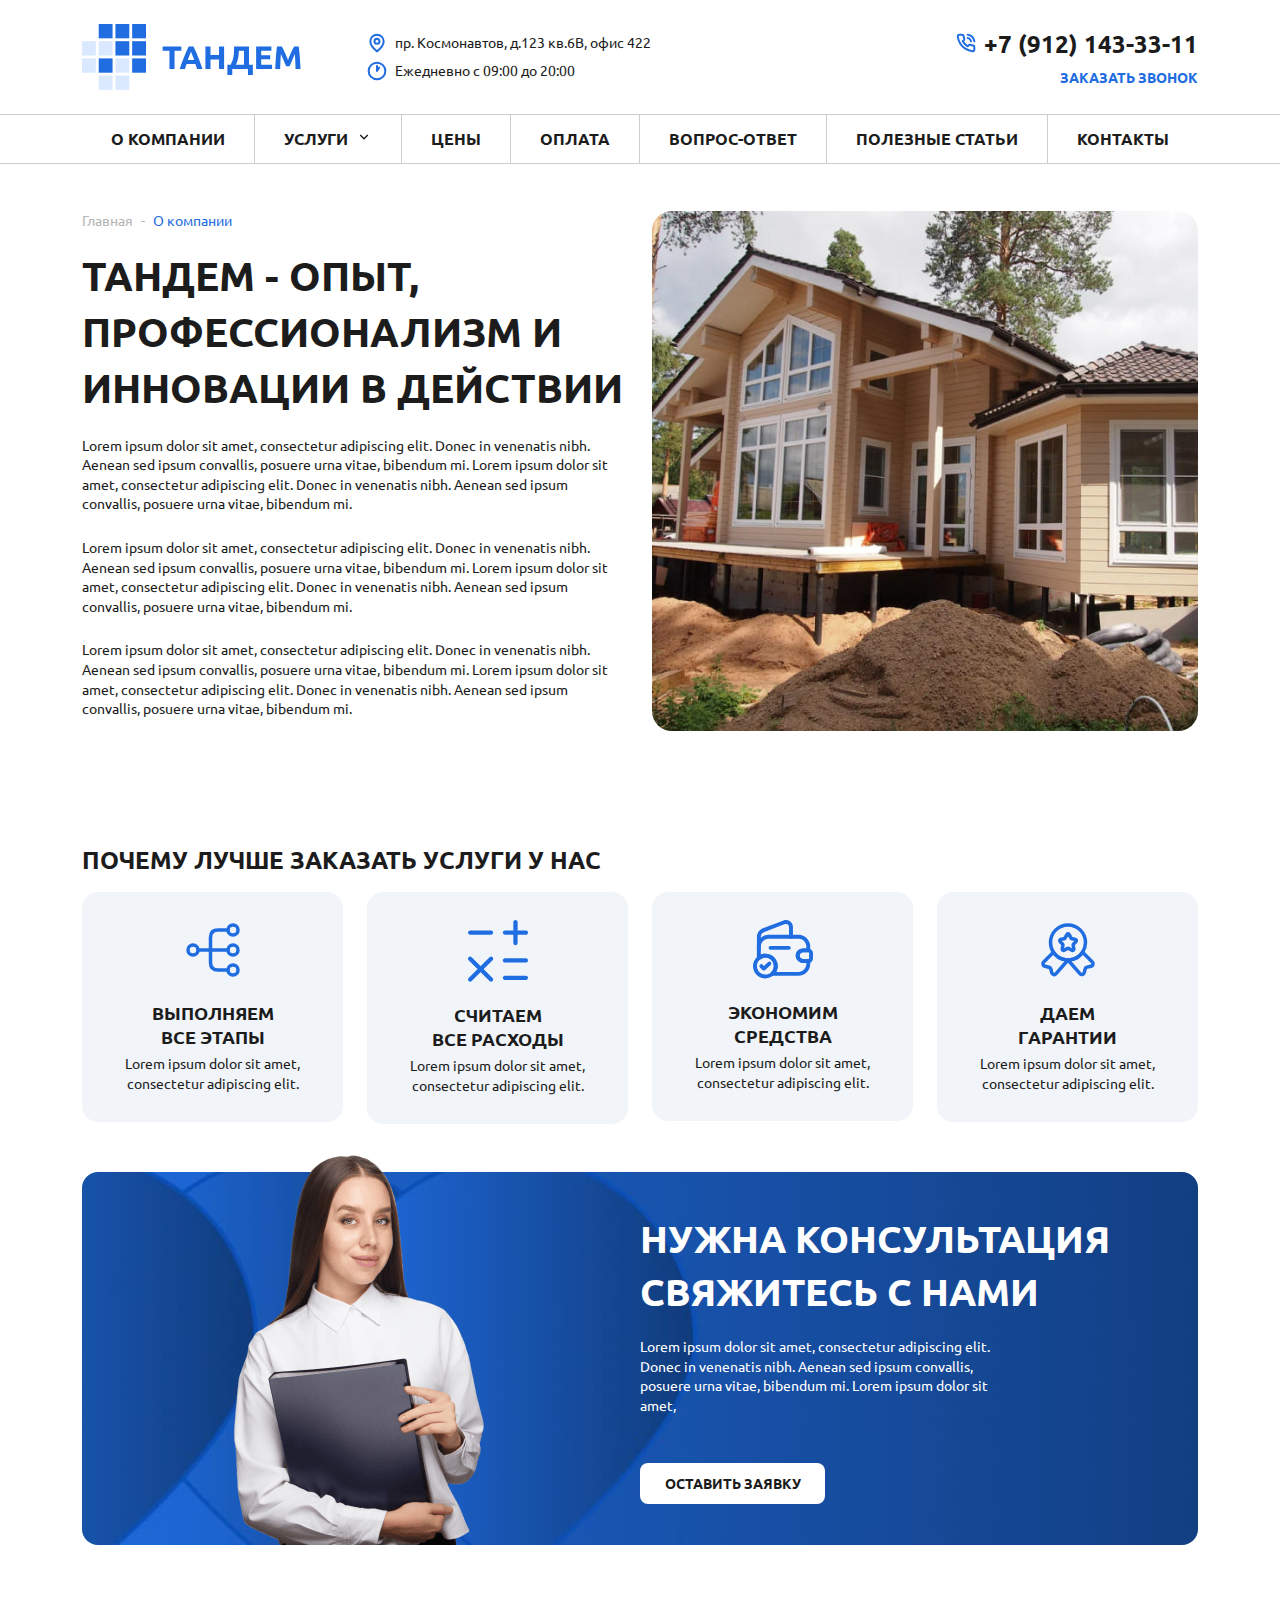
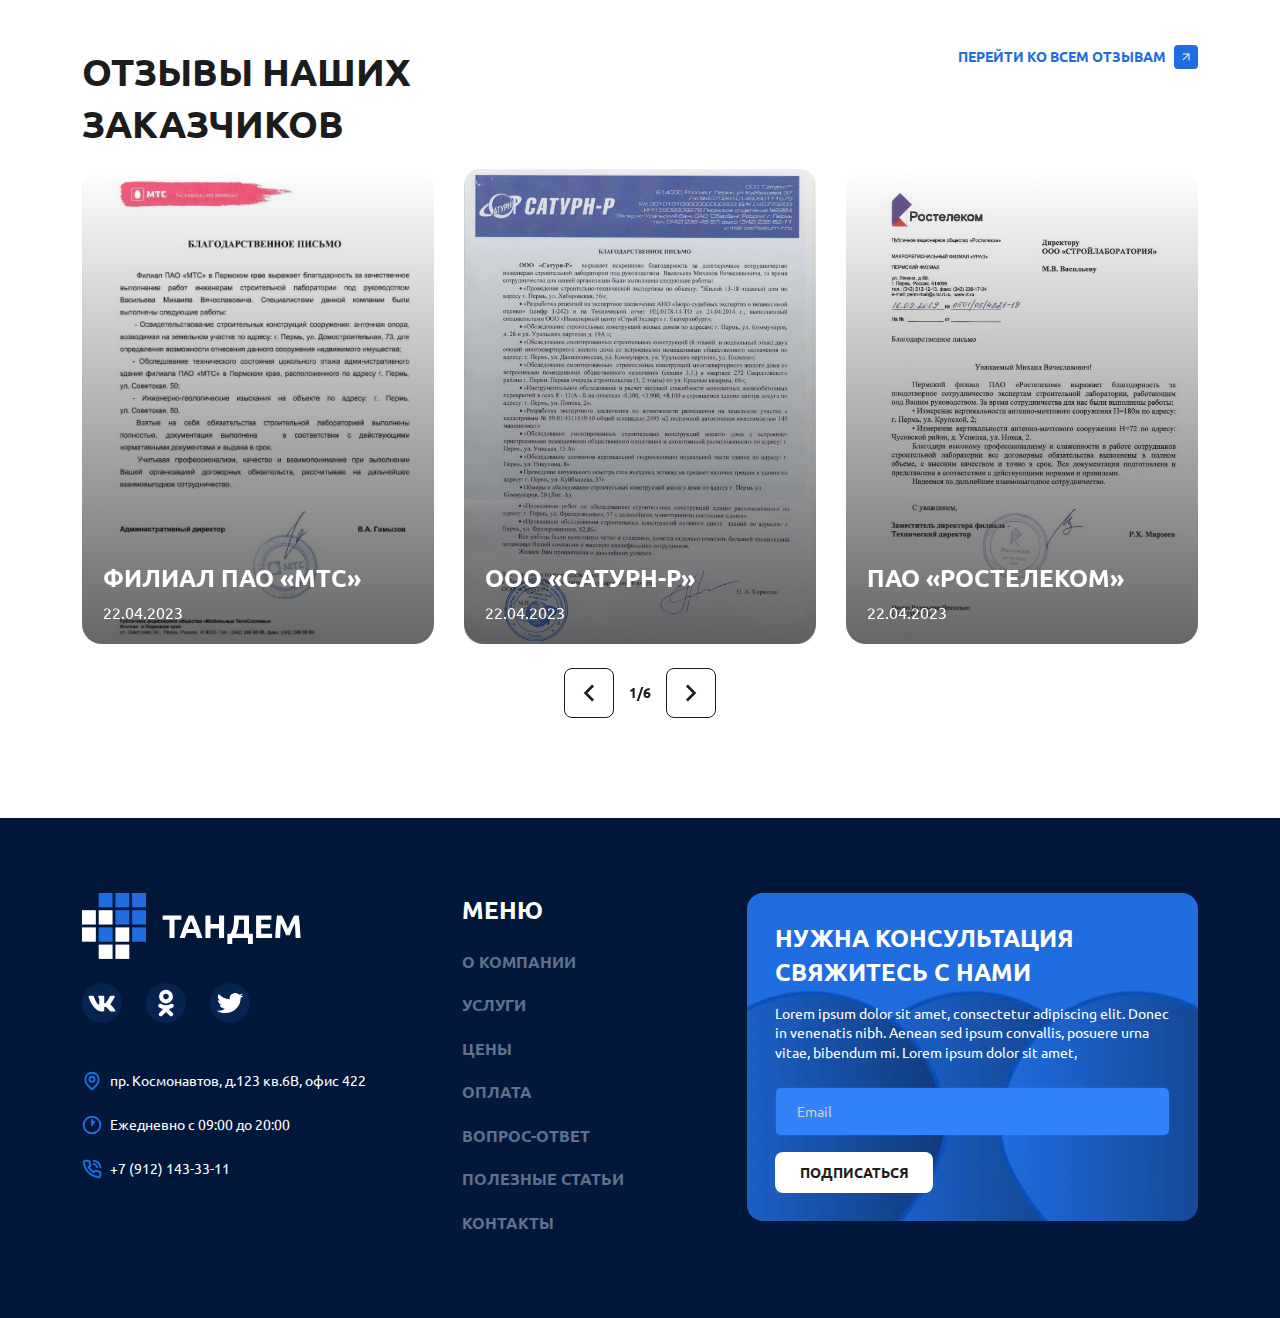
<file: about.html>
<!DOCTYPE html>
<html lang="ru">
    <head>
        <meta charset="UTF-8">
        <meta name="viewport" content="width=device-width, initial-scale=1.0">
        <link rel="stylesheet" href="css/bootstrap.min.css">
        <link rel="stylesheet" href="css/swiper-bundle.min.css"/>
        <link rel="stylesheet" href="css/style.min.css">
        <title>Тандем</title>
    </head>
<body>
    <header>
        <div class="container px-xxl-5 py-2 py-sm-3 py-md-4">
            <div class="row align-items-center">
                <div class="col-6 col-sm-4 col-lg-3">
                    <a href="index.html">
                        <img src="imgs/logo.svg" alt="logo" class="logo">
                    </a>
                </div>
                <div class="d-none d-lg-block col-4 col-xxl-6">
                    <address class="d-flex align-items-center mb-2">
                        <svg class="color-main" width="20" height="20" viewBox="0 0 20 20" fill="none" xmlns="http://www.w3.org/2000/svg">
                            <path d="M16.6666 8.33334C16.6666 13.3333 9.99992 18.3333 9.99992 18.3333C9.99992 18.3333 3.33325 13.3333 3.33325 8.33334C3.33325 6.56523 4.03563 4.86954 5.28587 3.61929C6.53612 2.36905 8.23181 1.66667 9.99992 1.66667C11.768 1.66667 13.4637 2.36905 14.714 3.61929C15.9642 4.86954 16.6666 6.56523 16.6666 8.33334Z" stroke="currentColor" stroke-width="2" stroke-linecap="round" stroke-linejoin="round"/>
                            <path d="M10 10.8333C11.3807 10.8333 12.5 9.71404 12.5 8.33333C12.5 6.95262 11.3807 5.83333 10 5.83333C8.61929 5.83333 7.5 6.95262 7.5 8.33333C7.5 9.71404 8.61929 10.8333 10 10.8333Z" stroke="currentColor" stroke-width="2" stroke-linecap="round" stroke-linejoin="round"/>
                        </svg>                    
                        <span class="ms-2 flex-1">пр. Космонавтов, д.123 кв.6В, офис 422</span>
                    </address>
                    <div class="d-flex align-items-center">
                        <svg class="color-main" width="20" height="20" viewBox="0 0 20 20" fill="none" xmlns="http://www.w3.org/2000/svg">
                            <path d="M9.99996 18.3333C14.6023 18.3333 18.3333 14.6024 18.3333 10C18.3333 5.39763 14.6023 1.66667 9.99996 1.66667C5.39759 1.66667 1.66663 5.39763 1.66663 10C1.66663 14.6024 5.39759 18.3333 9.99996 18.3333Z" stroke="currentColor" stroke-width="2" stroke-linecap="round" stroke-linejoin="round"/>
                            <path d="M10 5V10L12.0833 6.66667" stroke="currentColor" stroke-width="2" stroke-linecap="round" stroke-linejoin="round"/>
                        </svg>                    
                        <span class="ms-2 flex-1">Ежедневно с 09:00 до 20:00</span>
                    </div>
                </div>
                <div class="col-6 col-sm-8 col-lg-5 col-xxl-3 d-flex justify-content-end align-items-center">
                    <div class="d-none d-sm-block">
                        <a class="d-flex justify-content-end align-items-center mb-2" href="tel:79121433311">
                            <svg class="color-main" width="20" height="20" viewBox="0 0 20 20" fill="none" xmlns="http://www.w3.org/2000/svg">
                                <path d="M18.3333 14.1V16.6C18.3343 16.8321 18.2867 17.0618 18.1937 17.2745C18.1008 17.4871 17.9644 17.678 17.7934 17.8349C17.6224 17.9918 17.4205 18.1112 17.2006 18.1856C16.9808 18.2599 16.7478 18.2876 16.5167 18.2667C13.9523 17.988 11.4892 17.1118 9.32498 15.7083C7.31151 14.4289 5.60443 12.7218 4.32499 10.7083C2.91663 8.53433 2.04019 6.05916 1.76665 3.48333C1.74583 3.25288 1.77321 3.02063 1.84707 2.80135C1.92092 2.58207 2.03963 2.38057 2.19562 2.20968C2.35162 2.03879 2.54149 1.90225 2.75314 1.80876C2.9648 1.71527 3.1936 1.66688 3.42499 1.66666H5.92499C6.32941 1.66268 6.72148 1.80589 7.02812 2.0696C7.33476 2.33332 7.53505 2.69953 7.59165 3.09999C7.69717 3.90005 7.89286 4.6856 8.17499 5.44166C8.2871 5.73993 8.31137 6.06409 8.24491 6.37573C8.17844 6.68737 8.02404 6.97342 7.79998 7.19999L6.74165 8.25833C7.92795 10.3446 9.65536 12.072 11.7417 13.2583L12.8 12.2C13.0266 11.9759 13.3126 11.8215 13.6243 11.7551C13.9359 11.6886 14.26 11.7129 14.5583 11.825C15.3144 12.1071 16.0999 12.3028 16.9 12.4083C17.3048 12.4654 17.6745 12.6693 17.9388 12.9812C18.203 13.2931 18.3435 13.6913 18.3333 14.1Z" stroke="currentColor" stroke-width="2" stroke-linecap="round" stroke-linejoin="round"/>
                                <path d="M11.7084 1.66667C13.4069 1.84565 14.9935 2.599 16.2058 3.80216C17.418 5.00531 18.1833 6.58618 18.375 8.28334" stroke="currentColor" stroke-width="2" stroke-linecap="round" stroke-linejoin="round"/>
                                <path d="M11.7084 5C12.528 5.16161 13.2801 5.56586 13.867 6.16026C14.454 6.75466 14.8487 7.51177 15 8.33333" stroke="currentColor" stroke-width="2" stroke-linecap="round" stroke-linejoin="round"/>
                            </svg>                        
                            <span class="fs-17 fw-7 ms-2">+7 (912) 143-33-11</span>
                        </a>
                        <button type="button" data-bs-toggle="modal" data-bs-target="#callbackModal" class="color-main fw-7 ms-auto text-uppercase">Заказать звонок</button>
                    </div>
                    <a href="tel:79121433311" class="btn-call ms-auto d-sm-none">
                        <svg width="20" height="20" viewBox="0 0 20 20" fill="none" xmlns="http://www.w3.org/2000/svg">
                            <path d="M18.3333 14.1V16.6C18.3343 16.8321 18.2867 17.0618 18.1937 17.2745C18.1008 17.4871 17.9644 17.678 17.7934 17.8349C17.6224 17.9918 17.4205 18.1112 17.2006 18.1856C16.9808 18.2599 16.7478 18.2876 16.5167 18.2667C13.9523 17.988 11.4892 17.1118 9.32498 15.7083C7.31151 14.4289 5.60443 12.7218 4.32499 10.7083C2.91663 8.53433 2.04019 6.05916 1.76665 3.48333C1.74583 3.25288 1.77321 3.02063 1.84707 2.80135C1.92092 2.58207 2.03963 2.38057 2.19562 2.20968C2.35162 2.03879 2.54149 1.90225 2.75314 1.80876C2.9648 1.71527 3.1936 1.66688 3.42499 1.66666H5.92499C6.32941 1.66268 6.72148 1.80589 7.02812 2.0696C7.33476 2.33332 7.53505 2.69953 7.59165 3.09999C7.69717 3.90005 7.89286 4.6856 8.17499 5.44166C8.2871 5.73993 8.31137 6.06409 8.24491 6.37573C8.17844 6.68737 8.02404 6.97342 7.79998 7.19999L6.74165 8.25833C7.92795 10.3446 9.65536 12.072 11.7417 13.2583L12.8 12.2C13.0266 11.9759 13.3126 11.8215 13.6243 11.7551C13.9359 11.6886 14.26 11.7129 14.5583 11.825C15.3144 12.1071 16.0999 12.3028 16.9 12.4083C17.3048 12.4654 17.6745 12.6693 17.9388 12.9812C18.203 13.2931 18.3435 13.6913 18.3333 14.1Z" stroke="currentColor" stroke-width="2" stroke-linecap="round" stroke-linejoin="round"/>
                            <path d="M11.7084 1.66667C13.4069 1.84565 14.9935 2.599 16.2058 3.80216C17.418 5.00531 18.1833 6.58618 18.375 8.28334" stroke="currentColor" stroke-width="2" stroke-linecap="round" stroke-linejoin="round"/>
                            <path d="M11.7084 5C12.528 5.16161 13.2801 5.56586 13.867 6.16026C14.454 6.75466 14.8487 7.51177 15 8.33333" stroke="currentColor" stroke-width="2" stroke-linecap="round" stroke-linejoin="round"/>
                        </svg>
                    </a>
                    <button type="button" data-bs-toggle="offcanvas" data-bs-target="#offcanvasMenu" class="ms-3 ms-sm-4 ms-md-5 d-lg-none btn-primary p-2">
                        <svg width="24" height="24" viewBox="0 0 24 24" fill="none" xmlns="http://www.w3.org/2000/svg">
                            <rect y="5" width="24" height="2" fill="white"/>
                            <rect y="11" width="24" height="2" fill="white"/>
                            <rect y="17" width="24" height="2" fill="white"/>
                        </svg>                                                   
                    </button>
                </div>
            </div>
        </div>

        <nav class="d-none d-lg-block">
            <ul class="container">
                <li>
                    <a href="about.html">О компании</a>
                </li>
                <li class="hover">
                    <a href="" class="hover-link">
                        <span>Услуги</span>
                        <svg width="16" height="16" viewBox="0 0 24 24" fill="none" xmlns="http://www.w3.org/2000/svg">
                            <path d="M12 13.172L16.95 8.222L18.364 9.636L12 16L5.63601 9.636L7.05001 8.222L12 13.172Z" fill="currentColor"/>
                        </svg>
                    </a>
                    <ul class="hover-menu">
                        <li><a href="#">Услуга 1</a></li>
                        <li><a href="#">Услуга 2</a></li>
                        <li><a href="#">Услуга 3</a></li>
                    </ul>
                </li>
                <li>
                    <a href="">Цены</a>
                </li>
                <li>
                    <a href="payment.html">оПЛАТА</a>
                </li>
                <li>
                    <a href="faq.html">Вопрос-ответ</a>
                </li>
                <li>
                    <a href="">Полезные статьи</a>
                </li>
                <li>
                    <a href="contacts.html">кОНТАКТЫ</a>
                </li>
            </ul>
        </nav>
    </header>

    <main class="pt-4 pt-md-5">
        <section class="container px-xxl-5">
            <div class="row row-cols-lg-2">
                <div>
                    <nav>
                        <ol class="breadcrumb justify-content-start mt-0">
                            <li class="breadcrumb-item"><a href="#">Главная</a></li>
                            <li class="breadcrumb-item active" aria-current="page">О компании</li>
                        </ol>
                    </nav>
                    <h1>Тандем - опыт, профессионализм и инновации в действии</h1>
                    <p class="mb-4">Lorem ipsum dolor sit amet, consectetur adipiscing elit. Donec in venenatis nibh. Aenean sed ipsum convallis, posuere urna vitae, bibendum mi. Lorem ipsum dolor sit amet, consectetur adipiscing elit. Donec in venenatis nibh. Aenean sed ipsum convallis, posuere urna vitae, bibendum mi.</p>
                    <p class="mb-4">Lorem ipsum dolor sit amet, consectetur adipiscing elit. Donec in venenatis nibh. Aenean sed ipsum convallis, posuere urna vitae, bibendum mi. Lorem ipsum dolor sit amet, consectetur adipiscing elit. Donec in venenatis nibh. Aenean sed ipsum convallis, posuere urna vitae, bibendum mi.</p>
                    <p class="mb-4">Lorem ipsum dolor sit amet, consectetur adipiscing elit. Donec in venenatis nibh. Aenean sed ipsum convallis, posuere urna vitae, bibendum mi. Lorem ipsum dolor sit amet, consectetur adipiscing elit. Donec in venenatis nibh. Aenean sed ipsum convallis, posuere urna vitae, bibendum mi.</p>
                </div>
                <div>
                    <img src="imgs/about.jpg" alt="about" class="img-fluid about-img">
                </div>
            </div>
        </section>

        <section class="plus container px-xxl-5">
            <div class="mb-4 mb-lg-0 row justify-content-between align-items-start">
                <div class="col-12 col-lg-8 col-xl-6">
                    <h3>Почему лучше заказать услуги у нас</h3>
                </div>
            </div>
            
            <div class="row row-cols-sm-2 row-cols-lg-4 g-4 justify-content-center">
                <div>
                    <a href="" class="simple-card">
                        <img class="simple-card-icon" src="imgs/icons/data.svg" alt="ЭТАПЫ">
                        <div>
                            <h5>ВЫПОЛНЯЕМ <br/>ВСЕ ЭТАПЫ</h5>
                            <p>Lorem ipsum dolor sit amet, consectetur adipiscing elit.</p>
                        </div>
                    </a>
                </div>
                <div>
                    <a href="" class="simple-card">
                        <img class="simple-card-icon" src="imgs/icons/math.svg" alt="РАСХОДЫ">
                        <div>
                            <h5>СЧИТАЕМ <br/>ВСЕ РАСХОДЫ</h5>
                            <p>Lorem ipsum dolor sit amet, consectetur adipiscing elit.</p>
                        </div>
                    </a>
                </div>
                <div>
                    <a href="" class="simple-card">
                        <img class="simple-card-icon" src="imgs/icons/cash.svg" alt="ЭКОНОМИМ СРЕДСТВА">
                        <div>
                            <h5>ЭКОНОМИМ <br/>СРЕДСТВА</h5>
                            <p>Lorem ipsum dolor sit amet, consectetur adipiscing elit.</p>
                        </div>
                    </a>
                </div>
                <div>
                    <a href="" class="simple-card">
                        <img class="simple-card-icon" src="imgs/icons/medal-star.svg" alt="ГАРАНТИИ">
                        <div>
                            <h5>ДАЕМ <br/>ГАРАНТИИ</h5>
                            <p>Lorem ipsum dolor sit amet, consectetur adipiscing elit.</p>
                        </div>
                    </a>
                </div>
            </div>

            <div class="block-callback mt-5">
                <div class="row flex-lg-row-reverse gx-lg-0 justify-content-end align-items-center">
                    <div class="col-12 col-lg-7 col-xl-6">
                        <h2 class="text-center text-lg-start">нУЖНА КОНСУЛЬТАЦИЯ СВЯЖИТЕСЬ С НАМИ</h2>
                        <div class="row">
                            <div class="col-lg-8">
                                <p>Lorem ipsum dolor sit amet, consectetur adipiscing elit. Donec in venenatis nibh. Aenean sed ipsum convallis, posuere urna vitae, bibendum mi. Lorem ipsum dolor sit amet, </p>
                            </div>
                        </div>
                        <button type="button" data-bs-toggle="modal" data-bs-target="#callbackModal" class="btn-secondary mx-auto mx-lg-0 mt-4 mt-lg-5">оСТАВИТЬ ЗАЯВКУ</button>
                    </div>
                    <div class="col-12 col-lg-5 col-xl-6">
                        <img src="imgs/woman.png" alt="КОНСУЛЬТАЦИЯ" class="img-fluid">
                    </div>
                </div>
            </div>
        </section>

        <section class="container px-xxl-5">
            <div class="mb-4 mb-lg-0 row justify-content-between align-items-start">
                <div class="col-12 col-lg-8 col-xl-6">
                    <h2>Отзывы наших заказчиков</h2>
                </div>
                <div class="col-12 col-lg-4 col-xl-6">
                    <a href="" class="link-more ms-lg-auto">
                        <span class="me-2">Перейти ко всем Отзывам</span>
                        <svg width="24" height="24" viewBox="0 0 24 24" fill="none" xmlns="http://www.w3.org/2000/svg">
                            <path fill-rule="evenodd" clip-rule="evenodd" d="M7.46967 16.5303C7.17678 16.2374 7.17678 15.7626 7.46967 15.4697L15.9697 6.96967C16.2626 6.67678 16.7374 6.67678 17.0303 6.96967C17.3232 7.26256 17.3232 7.73744 17.0303 8.03033L8.53033 16.5303C8.23744 16.8232 7.76256 16.8232 7.46967 16.5303Z" fill="currentColor"/>
                            <path fill-rule="evenodd" clip-rule="evenodd" d="M16.5 17.25C16.0858 17.25 15.75 16.9142 15.75 16.5L15.75 8.25L7.5 8.25C7.08579 8.25 6.75 7.91421 6.75 7.5C6.75 7.08579 7.08579 6.75 7.5 6.75L16.5 6.75C16.9142 6.75 17.25 7.08579 17.25 7.5L17.25 16.5C17.25 16.9142 16.9142 17.25 16.5 17.25Z" fill="currentColor"/>
                        </svg>                        
                    </a>
                </div>
            </div>

            <div class="position-relative">
                <div class="swiper swiper-3elems">
                    <div class="swiper-wrapper">
                        <div class="swiper-slide">
                            <a class="" data-fslightbox="gallery" href="imgs/reviews/review1.jpg">
                                <figure class="imgCap">
                                    <img src="imgs/reviews/review1.jpg" alt="review">
                                    <figcaption>
                                        <h3>Филиал пао «МТС»</h3>
                                        <p>22.04.2023</p>
                                    </figcaption>
                                </figure>
                            </a>
                        </div>
                        <div class="swiper-slide">
                            <a class="" data-fslightbox="gallery" href="imgs/reviews/review2.jpg">
                                <figure class="imgCap">
                                    <img src="imgs/reviews/review2.jpg" alt="review">
                                    <figcaption>
                                        <h3>ООО «Сатурн-р»</h3>
                                        <p>22.04.2023</p>
                                    </figcaption>
                                </figure>
                            </a>
                        </div>
                        <div class="swiper-slide">
                            <a class="" data-fslightbox="gallery" href="imgs/reviews/review3.jpg">
                                <figure class="imgCap">
                                    <img src="imgs/reviews/review3.jpg" alt="review">
                                    <figcaption>
                                        <h3>пао «Ростелеком»</h3>
                                        <p>22.04.2023</p>
                                    </figcaption>
                                </figure>
                            </a>
                        </div>
                        <div class="swiper-slide">
                            <a class="" data-fslightbox="gallery" href="imgs/reviews/review1.jpg">
                                <figure class="imgCap">
                                    <img src="imgs/reviews/review1.jpg" alt="review">
                                    <figcaption>
                                        <h3>Филиал пао «МТС»</h3>
                                        <p>22.04.2023</p>
                                    </figcaption>
                                </figure>
                            </a>
                        </div>
                        <div class="swiper-slide">
                            <a class="" data-fslightbox="gallery" href="imgs/reviews/review2.jpg">
                                <figure class="imgCap">
                                    <img src="imgs/reviews/review2.jpg" alt="review">
                                    <figcaption>
                                        <h3>ООО «Сатурн-р»</h3>
                                        <p>22.04.2023</p>
                                    </figcaption>
                                </figure>
                            </a>
                        </div>
                        <div class="swiper-slide">
                            <a class="" data-fslightbox="gallery" href="imgs/reviews/review3.jpg">
                                <figure class="imgCap">
                                    <img src="imgs/reviews/review3.jpg" alt="review">
                                    <figcaption>
                                        <h3>пао «Ростелеком»</h3>
                                        <p>22.04.2023</p>
                                    </figcaption>
                                </figure>
                            </a>
                        </div>
                    </div>
                    <div class="swiper-controls mt-4 justify-content-center">
                        <div class="swiper-button-prev">
                            <svg width="32" height="32" viewBox="0 0 32 32" fill="none" xmlns="http://www.w3.org/2000/svg">
                                <path d="M14.4374 16L21.0374 22.6L19.152 24.4854L10.6667 16L19.152 7.51468L21.0374 9.40002L14.4374 16Z" fill="currentColor"/>
                            </svg>                            
                        </div>
                        <div class="swiper-pagination"></div>
                        <div class="swiper-button-next">
                            <svg width="32" height="32" viewBox="0 0 32 32" fill="none" xmlns="http://www.w3.org/2000/svg">
                                <path d="M17.5626 16L10.9626 9.39998L12.848 7.51465L21.3333 16L12.848 24.4853L10.9626 22.6L17.5626 16Z" fill="currentColor"/>
                            </svg>                            
                        </div>
                    </div>
                </div>
            </div>
        </section>
    </main>

    <footer>
        <div class="container px-xxl-5">
            <div class="row">
                <div class="col-12 col-sm-6 col-lg-4">
                    <img src="imgs/logo-white.svg" alt="Парадис нерудные материалы">
                    <ul class="social list-unstyled mt-4">
                        <li class="me-4">
                            <a href="">
                                <svg width="40" height="40" viewBox="0 0 40 40" fill="none" xmlns="http://www.w3.org/2000/svg">
                                    <path fill-rule="evenodd" clip-rule="evenodd" d="M32.7216 13.7784C32.907 13.1603 32.7216 12.7061 31.8393 12.7061H28.9219C28.1801 12.7061 27.8384 13.0984 27.6529 13.5312C27.6529 13.5312 26.1692 17.1473 24.0675 19.4962C23.3875 20.1761 23.0785 20.3922 22.7076 20.3922C22.5221 20.3922 22.2537 20.1761 22.2537 19.5581V13.7784C22.2537 13.0365 22.0385 12.7061 21.4202 12.7061H16.8358C16.3723 12.7061 16.0935 13.0503 16.0935 13.3766C16.0935 14.0799 17.1442 14.242 17.2526 16.22V20.5162C17.2526 21.4581 17.0825 21.629 16.7116 21.629C15.7226 21.629 13.3171 17.9965 11.8901 13.8403C11.6104 13.0324 11.3299 12.7061 10.5843 12.7061H7.66698C6.83345 12.7061 6.66675 13.0984 6.66675 13.5312C6.66675 14.3039 7.65594 18.1365 11.272 23.2052C13.683 26.6664 17.0792 28.5431 20.1699 28.5431C22.0245 28.5431 22.2537 28.1263 22.2537 27.4084V24.7922C22.2537 23.9587 22.4294 23.7924 23.0164 23.7924C23.4494 23.7924 24.191 24.0087 25.9221 25.6776C27.9 27.6554 28.2259 28.5431 29.3387 28.5431H32.2561C33.0896 28.5431 33.5063 28.1263 33.2659 27.3038C33.0029 26.4841 32.0585 25.295 30.8053 23.8851C30.1253 23.0814 29.1053 22.216 28.7965 21.7834C28.3637 21.227 28.4873 20.9799 28.7965 20.4856C28.7965 20.4856 32.3507 15.4786 32.7216 13.7786V13.7784Z" fill="currentColor"/>
                                </svg>                                    
                            </a>
                        </li>
                        <li class="me-4">
                            <a href="">
                                <svg width="40" height="40" viewBox="0 0 40 40" fill="none" xmlns="http://www.w3.org/2000/svg">
                                    <path d="M19.9997 10.7005C21.5711 10.7005 22.8492 11.9786 22.8492 13.55C22.8492 15.12 21.5707 16.3982 19.9997 16.3982C18.4293 16.3982 17.1509 15.12 17.1509 13.55C17.1505 11.9783 18.4297 10.7005 19.9997 10.7005ZM19.9997 20.4297C23.7953 20.4297 26.882 17.344 26.882 13.55C26.882 9.75403 23.7957 6.66699 19.9997 6.66699C16.2044 6.66699 13.1174 9.75436 13.1174 13.55C13.1174 17.344 16.2044 20.4297 19.9997 20.4297ZM22.784 26.0434C24.1998 25.721 25.5509 25.1615 26.7803 24.3887C27.2328 24.104 27.5537 23.6511 27.6724 23.1298C27.7911 22.6084 27.6978 22.0613 27.4131 21.6087C27.2723 21.3844 27.0886 21.19 26.8726 21.0367C26.6566 20.8835 26.4125 20.7743 26.1543 20.7154C25.8961 20.6565 25.6288 20.6492 25.3677 20.6937C25.1066 20.7382 24.8569 20.8338 24.6327 20.9749C21.8132 22.7475 18.1843 22.7462 15.367 20.9749C15.1429 20.8337 14.8932 20.7381 14.6321 20.6936C14.3711 20.6491 14.1038 20.6564 13.8456 20.7153C13.5874 20.7742 13.3433 20.8834 13.1273 21.0367C12.9114 21.19 12.7278 21.3843 12.587 21.6087C12.3022 22.0611 12.2088 22.6082 12.3272 23.1295C12.4457 23.6509 12.7664 24.1038 13.2188 24.3887C14.4481 25.1612 15.7989 25.7207 17.2144 26.0434L13.3671 29.8914C12.989 30.2696 12.7766 30.7825 12.7767 31.3173C12.7768 31.8521 12.9894 32.365 13.3676 32.7431C13.7458 33.1211 14.2587 33.3335 14.7935 33.3334C15.3283 33.3333 15.8412 33.1208 16.2192 32.7426L19.9991 28.9621L23.7812 32.7429C23.9682 32.9302 24.1903 33.0787 24.4347 33.1801C24.6792 33.2815 24.9413 33.3337 25.2059 33.3337C25.4706 33.3337 25.7327 33.2815 25.9771 33.1801C26.2216 33.0787 26.4437 32.9302 26.6307 32.7429C26.8183 32.5559 26.9671 32.3338 27.0686 32.0891C27.1701 31.8445 27.2224 31.5823 27.2224 31.3175C27.2224 31.0526 27.1701 30.7904 27.0686 30.5458C26.9671 30.3012 26.8183 30.079 26.6307 29.8921L22.784 26.0434Z" fill="currentColor"/>
                                </svg>                                    
                            </a>
                        </li>
                        <li class="me-4">
                            <a href="">
                                <svg width="40" height="40" viewBox="0 0 40 40" fill="none" xmlns="http://www.w3.org/2000/svg">
                                    <path d="M33.3334 12.4359C32.381 12.8205 31.2926 13.0769 30.2042 13.2051C31.2926 12.5641 32.245 11.5385 32.6531 10.3846C31.5647 11.0256 30.4763 11.4103 29.1157 11.6667C28.1634 10.641 26.6667 10 25.1701 10C22.1769 10 19.728 12.3077 19.728 15.1282C19.728 15.5128 19.728 15.8974 19.864 16.282C15.3742 16.0256 11.2926 13.9744 8.5715 10.8974C8.16334 11.6667 7.89123 12.5641 7.89123 13.4615C7.89123 15.2564 8.84362 16.7949 10.3402 17.6923C9.38783 17.6923 8.5715 17.4359 7.89123 17.0513C7.89123 19.4872 9.79599 21.6667 12.245 22.0513C11.8368 22.1795 11.2926 22.1795 10.7484 22.1795C10.3402 22.1795 10.0681 22.1795 9.65994 22.0513C10.3402 24.1026 12.381 25.641 14.83 25.641C12.9253 27.0513 10.6123 27.8205 8.02729 27.8205C7.61913 27.8205 7.21097 27.8205 6.66675 27.6923C9.11573 29.1026 11.9729 30 15.1021 30C25.1702 30 30.6123 22.1795 30.6123 15.3846V14.7436C31.7008 14.359 32.6531 13.4615 33.3334 12.4359Z" fill="currentColor"/>
                                </svg>                                    
                            </a>
                        </li>
                    </ul>
                    <ul class="list-unstyled mt-5">
                        <li class="mb-4">
                            <address class="d-flex align-items-center justify-content-center justify-content-sm-start">
                                <svg class="color-main" width="20" height="20" viewBox="0 0 20 20" fill="none" xmlns="http://www.w3.org/2000/svg">
                                    <path d="M16.6666 8.33366C16.6666 13.3337 9.99992 18.3337 9.99992 18.3337C9.99992 18.3337 3.33325 13.3337 3.33325 8.33366C3.33325 6.56555 4.03563 4.86986 5.28587 3.61961C6.53612 2.36937 8.23181 1.66699 9.99992 1.66699C11.768 1.66699 13.4637 2.36937 14.714 3.61961C15.9642 4.86986 16.6666 6.56555 16.6666 8.33366Z" stroke="currentColor" stroke-width="2" stroke-linecap="round" stroke-linejoin="round"/>
                                    <path d="M10 10.833C11.3807 10.833 12.5 9.71372 12.5 8.33301C12.5 6.9523 11.3807 5.83301 10 5.83301C8.61929 5.83301 7.5 6.9523 7.5 8.33301C7.5 9.71372 8.61929 10.833 10 10.833Z" stroke="currentColor" stroke-width="2" stroke-linecap="round" stroke-linejoin="round"/>
                                </svg>                                    
                                <span class="ms-2 flex-1">пр. Космонавтов, д.123 кв.6В, офис 422</span>
                            </address>
                        </li>
                        <li class="mb-4">
                            <div class="d-flex align-items-center justify-content-center justify-content-sm-start">
                                <svg class="color-main" width="20" height="20" viewBox="0 0 20 20" fill="none" xmlns="http://www.w3.org/2000/svg">
                                    <path d="M10.0001 18.3337C14.6025 18.3337 18.3334 14.6027 18.3334 10.0003C18.3334 5.39795 14.6025 1.66699 10.0001 1.66699C5.39771 1.66699 1.66675 5.39795 1.66675 10.0003C1.66675 14.6027 5.39771 18.3337 10.0001 18.3337Z" stroke="currentColor" stroke-width="2" stroke-linecap="round" stroke-linejoin="round"/>
                                    <path d="M10 5V10L12.0833 6.66667" stroke="currentColor" stroke-width="2" stroke-linecap="round" stroke-linejoin="round"/>
                                </svg>                                    
                                <span class="ms-2 flex-1">Ежедневно с 09:00 до 20:00</span>
                            </div>
                        </li>
                        <li>
                            <div class="d-flex align-items-center justify-content-center justify-content-sm-start">
                                <svg class="color-main" width="20" height="20" viewBox="0 0 20 20" fill="none" xmlns="http://www.w3.org/2000/svg">
                                    <path d="M18.3334 14.1004V16.6004C18.3344 16.8325 18.2868 17.0622 18.1939 17.2749C18.1009 17.4875 17.9645 17.6784 17.7935 17.8353C17.6225 17.9922 17.4206 18.1116 17.2007 18.186C16.9809 18.2603 16.7479 18.288 16.5168 18.2671C13.9525 17.9884 11.4893 17.1122 9.32511 15.7087C7.31163 14.4293 5.60455 12.7222 4.32511 10.7087C2.91676 8.53474 2.04031 6.05957 1.76677 3.48374C1.74595 3.2533 1.77334 3.02104 1.84719 2.80176C1.92105 2.58248 2.03975 2.38098 2.19575 2.21009C2.35174 2.0392 2.54161 1.90266 2.75327 1.80917C2.96492 1.71569 3.19372 1.66729 3.42511 1.66707H5.92511C6.32953 1.66309 6.7216 1.80631 7.02824 2.07002C7.33488 2.33373 7.53517 2.69995 7.59177 3.10041C7.69729 3.90046 7.89298 4.68601 8.17511 5.44207C8.28723 5.74034 8.31149 6.0645 8.24503 6.37614C8.17857 6.68778 8.02416 6.97383 7.80011 7.20041L6.74177 8.25874C7.92807 10.345 9.65549 12.0724 11.7418 13.2587L12.8001 12.2004C13.0267 11.9764 13.3127 11.8219 13.6244 11.7555C13.936 11.689 14.2602 11.7133 14.5584 11.8254C15.3145 12.1075 16.1001 12.3032 16.9001 12.4087C17.3049 12.4658 17.6746 12.6697 17.9389 12.9817C18.2032 13.2936 18.3436 13.6917 18.3334 14.1004Z" stroke="currentColor" stroke-width="2" stroke-linecap="round" stroke-linejoin="round"/>
                                    <path d="M11.7083 1.66699C13.4068 1.84597 14.9934 2.59932 16.2056 3.80248C17.4179 5.00563 18.1832 6.5865 18.3749 8.28366" stroke="currentColor" stroke-width="2" stroke-linecap="round" stroke-linejoin="round"/>
                                    <path d="M11.7083 5C12.5278 5.16161 13.2799 5.56586 13.8669 6.16026C14.4539 6.75466 14.8486 7.51177 14.9999 8.33333" stroke="currentColor" stroke-width="2" stroke-linecap="round" stroke-linejoin="round"/>
                                </svg>                                                                       
                                <a href="tel:+79121433311" class="ms-2 flex-1">+7 (912) 143-33-11</a>
                            </div>
                        </li>
                    </ul>
                </div>
                <div class="d-none d-sm-block col-6 col-lg-3">
                    <h3 class="mb-4">меню</h3>
                    <ul class="list-unstyled menu">
                        <li><a href="">О компании</a></li>
                        <li><a href="">Услуги</a></li>
                        <li><a href="">Цены</a></li>
                        <li><a href="">Оплата</a></li>
                        <li><a href="">Вопрос-ответ</a></li>
                        <li><a href="">Полезные статьи</a></li>
                        <li><a href="">Контакты</a></li>
                    </ul>
                </div>
                <div class="col-12 col-lg-5 mt-4 mt-lg-0">
                    <form action="" class="callbackForm">
                        <h3>нУЖНА КОНСУЛЬТАЦИЯ СВЯЖИТЕСЬ С НАМИ</h3>
                        <p class="mb-4">Lorem ipsum dolor sit amet, consectetur adipiscing elit. Donec in venenatis nibh. Aenean sed ipsum convallis, posuere urna vitae, bibendum mi. Lorem ipsum dolor sit amet, </p>
                        <input type="email" class="form-control" placeholder="Email">
                        <button type="submit" class="btn-secondary mt-3">Подписаться</button>
                    </form>
                </div>
            </div>
        </div>
    </footer>

    <div class="modal fade" id="callbackModal" tabindex="-1" aria-hidden="true">
        <div class="modal-dialog">
            <div class="modal-content p-0">
                <div class="modal-body p-0">
                    <form action="" class="callbackForm">
                        <div class="d-flex justify-content-between align-items-center mb-4">
                            <h3 class="mb-0">СВЯЖИТЕСЬ С НАМИ</h3>
                            <button type="button" class="btn-secondary p-1" data-bs-dismiss="modal">
                                <svg width="1.5em" height="1.5em" viewBox="0 0 25 24" fill="none" xmlns="http://www.w3.org/2000/svg">
                                    <path fill-rule="evenodd" clip-rule="evenodd" d="M4.45209 3.46967C4.74498 3.17678 5.21986 3.17678 5.51275 3.46967L21.5128 19.4697C21.8056 19.7626 21.8056 20.2374 21.5128 20.5303C21.2199 20.8232 20.745 20.8232 20.4521 20.5303L4.45209 4.53033C4.1592 4.23744 4.1592 3.76256 4.45209 3.46967Z" fill="black"/>
                                    <path fill-rule="evenodd" clip-rule="evenodd" d="M21.5128 3.46967C21.8056 3.76256 21.8056 4.23744 21.5128 4.53033L5.51275 20.5303C5.21986 20.8232 4.74498 20.8232 4.45209 20.5303C4.1592 20.2374 4.1592 19.7626 4.45209 19.4697L20.4521 3.46967C20.745 3.17678 21.2199 3.17678 21.5128 3.46967Z" fill="black"/>
                                </svg>                            
                            </button>
                        </div>
                        
                        <input type="text" class="form-control" placeholder="Ваше имя">
                        <input type="tel" class="form-control mt-3" placeholder="Номер телефона">
                        <label class="form-check mt-3">
                            <input class="form-check-input" type="checkbox" value="">
                            <div class="form-check-text">
                                Я согласен на обработку <a href="">персональных данных</a>
                            </div>
                        </label>
                        <button type="submit" class="btn-secondary mt-3">Заказать звонок</button>
                    </form>
                </div>
            </div>
        </div>
    </div>

    <div class="offcanvas offcanvas-end" tabindex="-1" id="offcanvasMenu">
        <div class="offcanvas-header">
            <img class="d-lg-none logo w-50" src="imgs/logo.svg" alt="Парадис">
            <button type="button" class="btn-primary p-1" data-bs-dismiss="offcanvas">
                <svg width="24" height="24" viewBox="0 0 24 24" fill="none" xmlns="http://www.w3.org/2000/svg">
                    <path fill-rule="evenodd" clip-rule="evenodd" d="M3.46967 3.46967C3.76256 3.17678 4.23744 3.17678 4.53033 3.46967L20.5303 19.4697C20.8232 19.7626 20.8232 20.2374 20.5303 20.5303C20.2374 20.8232 19.7626 20.8232 19.4697 20.5303L3.46967 4.53033C3.17678 4.23744 3.17678 3.76256 3.46967 3.46967Z" fill="white"/>
                    <path fill-rule="evenodd" clip-rule="evenodd" d="M20.5303 3.46967C20.8232 3.76256 20.8232 4.23744 20.5303 4.53033L4.53033 20.5303C4.23744 20.8232 3.76256 20.8232 3.46967 20.5303C3.17678 20.2374 3.17678 19.7626 3.46967 19.4697L19.4697 3.46967C19.7626 3.17678 20.2374 3.17678 20.5303 3.46967Z" fill="white"/>
                </svg>                    
            </button>
        </div>
        <div class="offcanvas-body">
            <ul>
                <li>
                    <a href="">О компании</a>
                </li>
                <li>
                    <div class="d-flex w-100">
                        <a href="">Услуги</a>
                        <button class="ms-auto" type="button" data-bs-toggle="collapse" data-bs-target="#collapseMenu" aria-expanded="false">
                            <svg width="24" height="24" viewBox="0 0 24 24" fill="none" xmlns="http://www.w3.org/2000/svg">
                                <path d="M12 13.172L16.95 8.222L18.364 9.636L12 16L5.63601 9.636L7.05001 8.222L12 13.172Z" fill="currentColor"/>
                            </svg>
                        </button>
                    </div>
                    <ul class="collapse" id="collapseMenu">
                        <li><a href="#">Услуги 1</a></li>
                        <li><a href="#">Услуги 2</a></li>
                        <li><a href="#">Услуги 3</a></li>
                    </ul>
                </li>
                <li>
                    <a href="">Цены</a>
                </li>
                <li>
                    <a href="">Оплата</a>
                </li>
                <li>
                    <a href="">Вопрос-ответ</a>
                </li>
                <li>
                    <a href="">Полезные статьи</a>
                </li>
                <li>
                    <a href="">Контакты</a>
                </li>
            </ul>
        </div>
        <div class="offcanvas-footer">
            <address class="d-flex align-items-center">
                <svg class="color-main" width="20" height="20" viewBox="0 0 20 20" fill="none" xmlns="http://www.w3.org/2000/svg">
                    <path d="M16.6666 8.33334C16.6666 13.3333 9.99992 18.3333 9.99992 18.3333C9.99992 18.3333 3.33325 13.3333 3.33325 8.33334C3.33325 6.56523 4.03563 4.86954 5.28587 3.61929C6.53612 2.36905 8.23181 1.66667 9.99992 1.66667C11.768 1.66667 13.4637 2.36905 14.714 3.61929C15.9642 4.86954 16.6666 6.56523 16.6666 8.33334Z" stroke="currentColor" stroke-width="2" stroke-linecap="round" stroke-linejoin="round"/>
                    <path d="M10 10.8333C11.3807 10.8333 12.5 9.71404 12.5 8.33333C12.5 6.95262 11.3807 5.83333 10 5.83333C8.61929 5.83333 7.5 6.95262 7.5 8.33333C7.5 9.71404 8.61929 10.8333 10 10.8333Z" stroke="currentColor" stroke-width="2" stroke-linecap="round" stroke-linejoin="round"/>
                </svg>                    
                <span class="ms-2 flex-1">пр. Космонавтов, д.123 кв.6В, офис 422</span>
            </address>
            <div class="d-flex align-items-center mt-3">
                <svg class="color-main" width="20" height="20" viewBox="0 0 20 20" fill="none" xmlns="http://www.w3.org/2000/svg">
                    <path d="M9.99996 18.3333C14.6023 18.3333 18.3333 14.6024 18.3333 10C18.3333 5.39763 14.6023 1.66667 9.99996 1.66667C5.39759 1.66667 1.66663 5.39763 1.66663 10C1.66663 14.6024 5.39759 18.3333 9.99996 18.3333Z" stroke="currentColor" stroke-width="2" stroke-linecap="round" stroke-linejoin="round"/>
                    <path d="M10 5V10L12.0833 6.66667" stroke="currentColor" stroke-width="2" stroke-linecap="round" stroke-linejoin="round"/>
                </svg>                    
                <span class="ms-2 flex-1">Ежедневно с 09:00 до 20:00</span>
            </div>
            <a class="d-flex align-items-center mt-3 mb-2" href="tel:+79121433311">
                <svg class="color-main" width="20" height="20" viewBox="0 0 20 20" fill="none" xmlns="http://www.w3.org/2000/svg">
                    <path d="M18.3333 14.1V16.6C18.3343 16.8321 18.2867 17.0618 18.1937 17.2745C18.1008 17.4871 17.9644 17.678 17.7934 17.8349C17.6224 17.9918 17.4205 18.1112 17.2006 18.1856C16.9808 18.2599 16.7478 18.2876 16.5167 18.2667C13.9523 17.988 11.4892 17.1118 9.32498 15.7083C7.31151 14.4289 5.60443 12.7218 4.32499 10.7083C2.91663 8.53433 2.04019 6.05916 1.76665 3.48333C1.74583 3.25288 1.77321 3.02063 1.84707 2.80135C1.92092 2.58207 2.03963 2.38057 2.19562 2.20968C2.35162 2.03879 2.54149 1.90225 2.75314 1.80876C2.9648 1.71527 3.1936 1.66688 3.42499 1.66666H5.92499C6.32941 1.66268 6.72148 1.80589 7.02812 2.0696C7.33476 2.33332 7.53505 2.69953 7.59165 3.09999C7.69717 3.90005 7.89286 4.6856 8.17499 5.44166C8.2871 5.73993 8.31137 6.06409 8.24491 6.37573C8.17844 6.68737 8.02404 6.97342 7.79998 7.19999L6.74165 8.25833C7.92795 10.3446 9.65536 12.072 11.7417 13.2583L12.8 12.2C13.0266 11.9759 13.3126 11.8215 13.6243 11.7551C13.9359 11.6886 14.26 11.7129 14.5583 11.825C15.3144 12.1071 16.0999 12.3028 16.9 12.4083C17.3048 12.4654 17.6745 12.6693 17.9388 12.9812C18.203 13.2931 18.3435 13.6913 18.3333 14.1Z" stroke="currentColor" stroke-width="2" stroke-linecap="round" stroke-linejoin="round"/>
                    <path d="M11.7084 1.66667C13.4069 1.84565 14.9935 2.599 16.2058 3.80216C17.418 5.00531 18.1833 6.58618 18.375 8.28334" stroke="currentColor" stroke-width="2" stroke-linecap="round" stroke-linejoin="round"/>
                    <path d="M11.7084 5C12.528 5.16161 13.2801 5.56586 13.867 6.16026C14.454 6.75466 14.8487 7.51177 15 8.33333" stroke="currentColor" stroke-width="2" stroke-linecap="round" stroke-linejoin="round"/>
                </svg>                        
                <span class="fs-17 fw-7 ms-2 flex-1">+7 (912) 143-33-11</span>
            </a>
            <button type="button" data-bs-toggle="modal" data-bs-target="#callbackModal" class="color-main fw-7 text-uppercase ms-4 mt-2">Заказать звонок</button>
        </div>
    </div>

    <script src="js/bootstrap.bundle.min.js"></script>
    <script src="js/swiper-bundle.min.js"></script>
    <script src="js/slider.js"></script>
    <script src="js/fslightbox.js"></script>
</body>
</html>
</file>
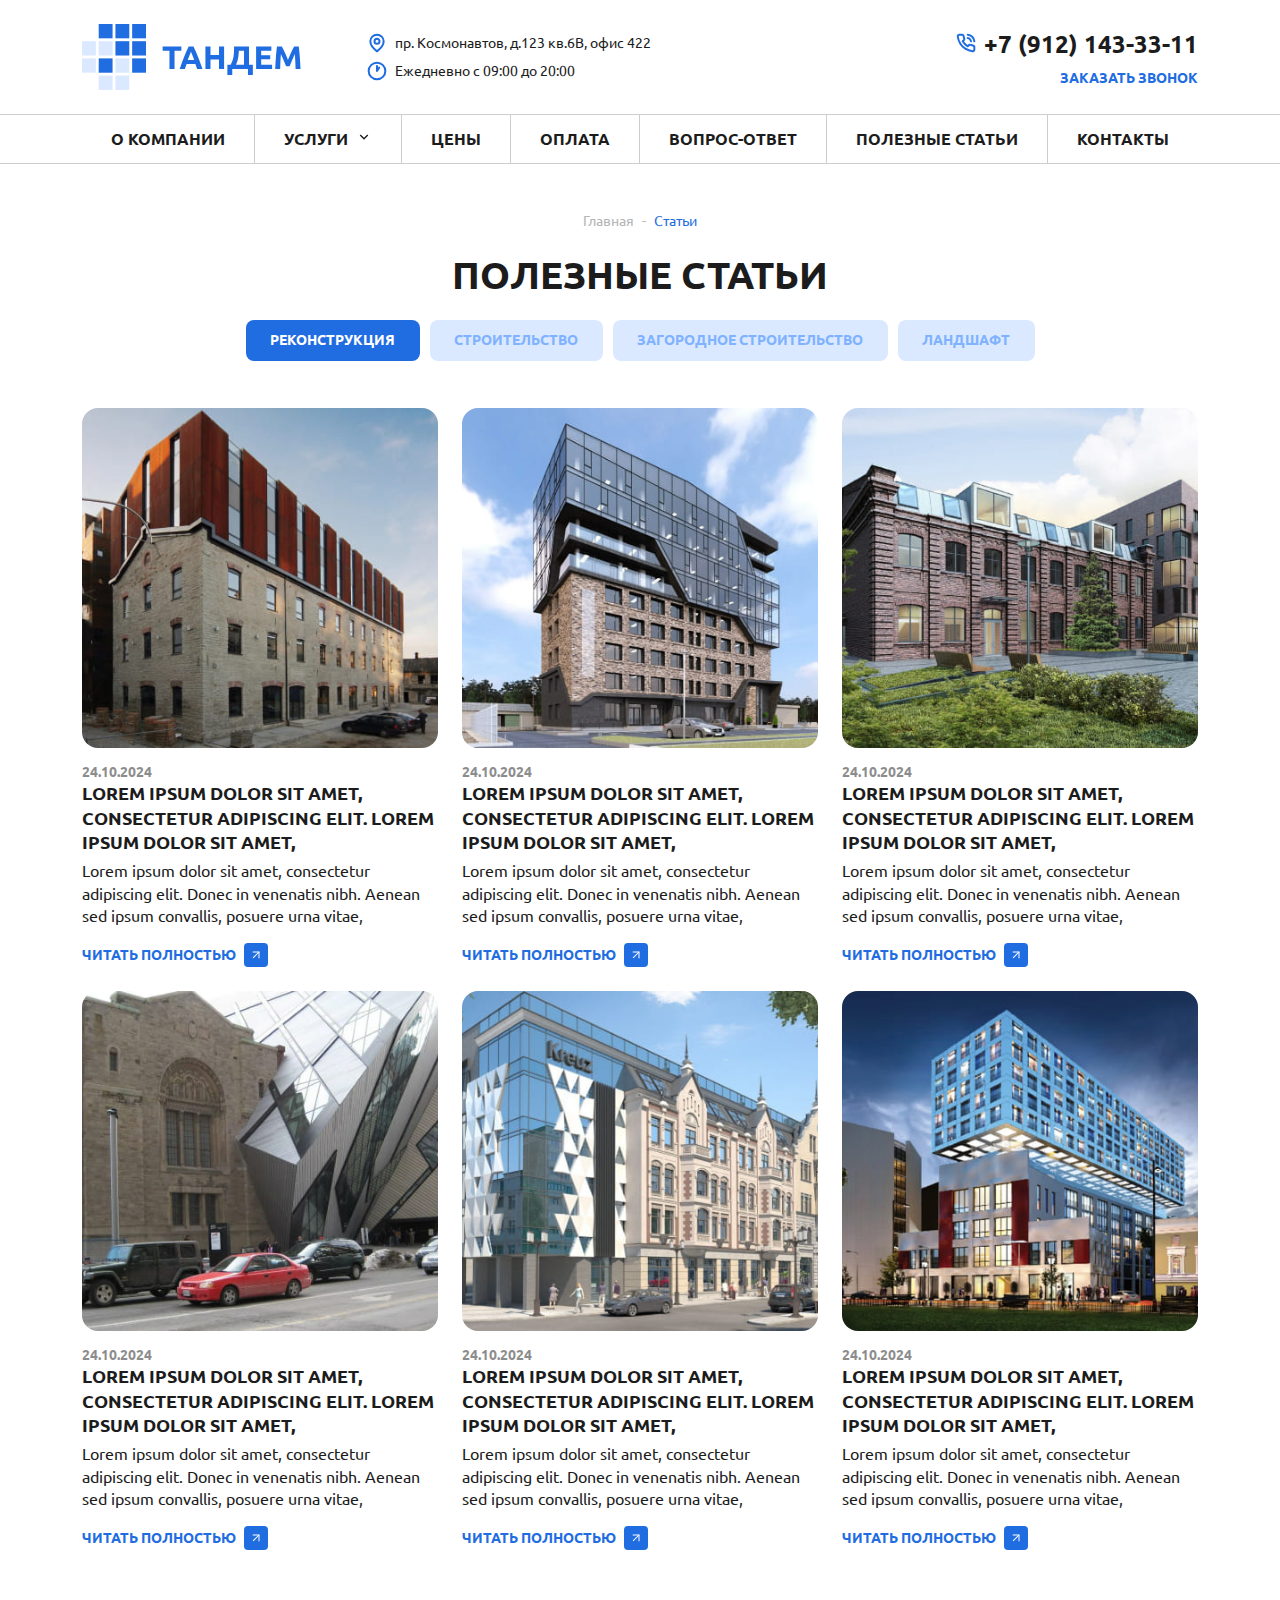
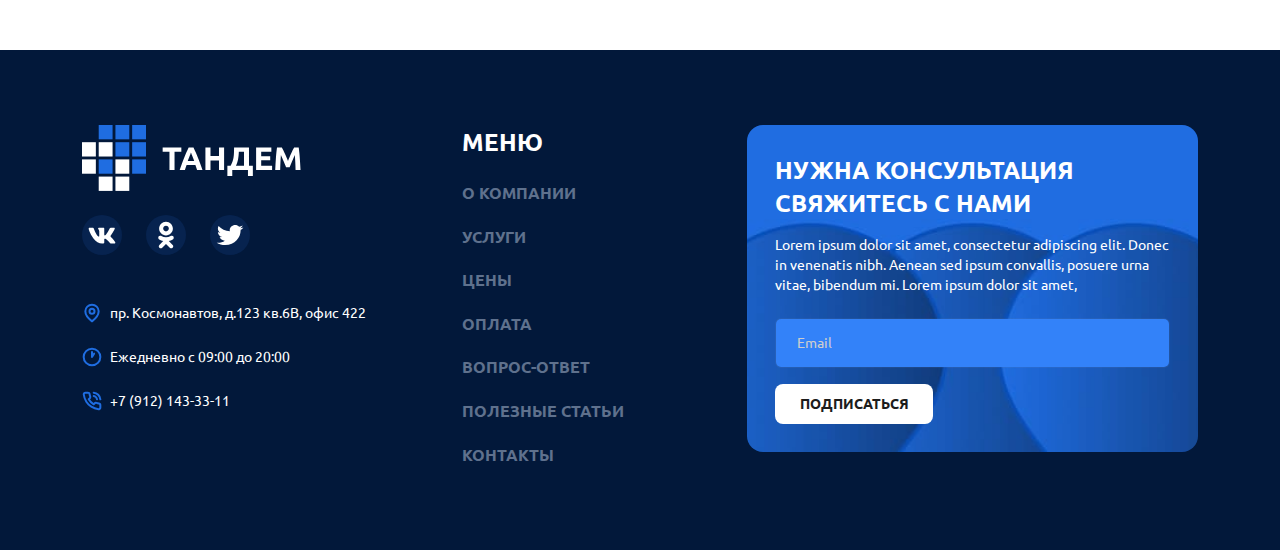
<file: articles.html>
<!DOCTYPE html>
<html lang="ru">
<head>
    <meta charset="UTF-8">
    <meta name="viewport" content="width=device-width, initial-scale=1.0">
    <link rel="stylesheet" href="css/bootstrap.min.css">
    <link rel="stylesheet" href="css/swiper-bundle.min.css"/>
    <link rel="stylesheet" href="css/style.min.css">
    <title>Тандем</title>
</head>
<body>
    <header>
        <div class="container px-xxl-5 py-2 py-sm-3 py-md-4">
            <div class="row align-items-center">
                <div class="col-6 col-sm-4 col-lg-3">
                    <a href="index.html">
                        <img src="imgs/logo.svg" alt="logo" class="logo">
                    </a>
                </div>
                <div class="d-none d-lg-block col-4 col-xxl-6">
                    <address class="d-flex align-items-center mb-2">
                        <svg class="color-main" width="20" height="20" viewBox="0 0 20 20" fill="none" xmlns="http://www.w3.org/2000/svg">
                            <path d="M16.6666 8.33334C16.6666 13.3333 9.99992 18.3333 9.99992 18.3333C9.99992 18.3333 3.33325 13.3333 3.33325 8.33334C3.33325 6.56523 4.03563 4.86954 5.28587 3.61929C6.53612 2.36905 8.23181 1.66667 9.99992 1.66667C11.768 1.66667 13.4637 2.36905 14.714 3.61929C15.9642 4.86954 16.6666 6.56523 16.6666 8.33334Z" stroke="currentColor" stroke-width="2" stroke-linecap="round" stroke-linejoin="round"/>
                            <path d="M10 10.8333C11.3807 10.8333 12.5 9.71404 12.5 8.33333C12.5 6.95262 11.3807 5.83333 10 5.83333C8.61929 5.83333 7.5 6.95262 7.5 8.33333C7.5 9.71404 8.61929 10.8333 10 10.8333Z" stroke="currentColor" stroke-width="2" stroke-linecap="round" stroke-linejoin="round"/>
                        </svg>                    
                        <span class="ms-2 flex-1">пр. Космонавтов, д.123 кв.6В, офис 422</span>
                    </address>
                    <div class="d-flex align-items-center">
                        <svg class="color-main" width="20" height="20" viewBox="0 0 20 20" fill="none" xmlns="http://www.w3.org/2000/svg">
                            <path d="M9.99996 18.3333C14.6023 18.3333 18.3333 14.6024 18.3333 10C18.3333 5.39763 14.6023 1.66667 9.99996 1.66667C5.39759 1.66667 1.66663 5.39763 1.66663 10C1.66663 14.6024 5.39759 18.3333 9.99996 18.3333Z" stroke="currentColor" stroke-width="2" stroke-linecap="round" stroke-linejoin="round"/>
                            <path d="M10 5V10L12.0833 6.66667" stroke="currentColor" stroke-width="2" stroke-linecap="round" stroke-linejoin="round"/>
                        </svg>                    
                        <span class="ms-2 flex-1">Ежедневно с 09:00 до 20:00</span>
                    </div>
                </div>
                <div class="col-6 col-sm-8 col-lg-5 col-xxl-3 d-flex justify-content-end align-items-center">
                    <div class="d-none d-sm-block">
                        <a class="d-flex justify-content-end align-items-center mb-2" href="tel:79121433311">
                            <svg class="color-main" width="20" height="20" viewBox="0 0 20 20" fill="none" xmlns="http://www.w3.org/2000/svg">
                                <path d="M18.3333 14.1V16.6C18.3343 16.8321 18.2867 17.0618 18.1937 17.2745C18.1008 17.4871 17.9644 17.678 17.7934 17.8349C17.6224 17.9918 17.4205 18.1112 17.2006 18.1856C16.9808 18.2599 16.7478 18.2876 16.5167 18.2667C13.9523 17.988 11.4892 17.1118 9.32498 15.7083C7.31151 14.4289 5.60443 12.7218 4.32499 10.7083C2.91663 8.53433 2.04019 6.05916 1.76665 3.48333C1.74583 3.25288 1.77321 3.02063 1.84707 2.80135C1.92092 2.58207 2.03963 2.38057 2.19562 2.20968C2.35162 2.03879 2.54149 1.90225 2.75314 1.80876C2.9648 1.71527 3.1936 1.66688 3.42499 1.66666H5.92499C6.32941 1.66268 6.72148 1.80589 7.02812 2.0696C7.33476 2.33332 7.53505 2.69953 7.59165 3.09999C7.69717 3.90005 7.89286 4.6856 8.17499 5.44166C8.2871 5.73993 8.31137 6.06409 8.24491 6.37573C8.17844 6.68737 8.02404 6.97342 7.79998 7.19999L6.74165 8.25833C7.92795 10.3446 9.65536 12.072 11.7417 13.2583L12.8 12.2C13.0266 11.9759 13.3126 11.8215 13.6243 11.7551C13.9359 11.6886 14.26 11.7129 14.5583 11.825C15.3144 12.1071 16.0999 12.3028 16.9 12.4083C17.3048 12.4654 17.6745 12.6693 17.9388 12.9812C18.203 13.2931 18.3435 13.6913 18.3333 14.1Z" stroke="currentColor" stroke-width="2" stroke-linecap="round" stroke-linejoin="round"/>
                                <path d="M11.7084 1.66667C13.4069 1.84565 14.9935 2.599 16.2058 3.80216C17.418 5.00531 18.1833 6.58618 18.375 8.28334" stroke="currentColor" stroke-width="2" stroke-linecap="round" stroke-linejoin="round"/>
                                <path d="M11.7084 5C12.528 5.16161 13.2801 5.56586 13.867 6.16026C14.454 6.75466 14.8487 7.51177 15 8.33333" stroke="currentColor" stroke-width="2" stroke-linecap="round" stroke-linejoin="round"/>
                            </svg>                        
                            <span class="fs-17 fw-7 ms-2">+7 (912) 143-33-11</span>
                        </a>
                        <button type="button" data-bs-toggle="modal" data-bs-target="#callbackModal" class="color-main fw-7 ms-auto text-uppercase">Заказать звонок</button>
                    </div>
                    <a href="tel:79121433311" class="btn-call ms-auto d-sm-none">
                        <svg width="20" height="20" viewBox="0 0 20 20" fill="none" xmlns="http://www.w3.org/2000/svg">
                            <path d="M18.3333 14.1V16.6C18.3343 16.8321 18.2867 17.0618 18.1937 17.2745C18.1008 17.4871 17.9644 17.678 17.7934 17.8349C17.6224 17.9918 17.4205 18.1112 17.2006 18.1856C16.9808 18.2599 16.7478 18.2876 16.5167 18.2667C13.9523 17.988 11.4892 17.1118 9.32498 15.7083C7.31151 14.4289 5.60443 12.7218 4.32499 10.7083C2.91663 8.53433 2.04019 6.05916 1.76665 3.48333C1.74583 3.25288 1.77321 3.02063 1.84707 2.80135C1.92092 2.58207 2.03963 2.38057 2.19562 2.20968C2.35162 2.03879 2.54149 1.90225 2.75314 1.80876C2.9648 1.71527 3.1936 1.66688 3.42499 1.66666H5.92499C6.32941 1.66268 6.72148 1.80589 7.02812 2.0696C7.33476 2.33332 7.53505 2.69953 7.59165 3.09999C7.69717 3.90005 7.89286 4.6856 8.17499 5.44166C8.2871 5.73993 8.31137 6.06409 8.24491 6.37573C8.17844 6.68737 8.02404 6.97342 7.79998 7.19999L6.74165 8.25833C7.92795 10.3446 9.65536 12.072 11.7417 13.2583L12.8 12.2C13.0266 11.9759 13.3126 11.8215 13.6243 11.7551C13.9359 11.6886 14.26 11.7129 14.5583 11.825C15.3144 12.1071 16.0999 12.3028 16.9 12.4083C17.3048 12.4654 17.6745 12.6693 17.9388 12.9812C18.203 13.2931 18.3435 13.6913 18.3333 14.1Z" stroke="currentColor" stroke-width="2" stroke-linecap="round" stroke-linejoin="round"/>
                            <path d="M11.7084 1.66667C13.4069 1.84565 14.9935 2.599 16.2058 3.80216C17.418 5.00531 18.1833 6.58618 18.375 8.28334" stroke="currentColor" stroke-width="2" stroke-linecap="round" stroke-linejoin="round"/>
                            <path d="M11.7084 5C12.528 5.16161 13.2801 5.56586 13.867 6.16026C14.454 6.75466 14.8487 7.51177 15 8.33333" stroke="currentColor" stroke-width="2" stroke-linecap="round" stroke-linejoin="round"/>
                        </svg>
                    </a>
                    <button type="button" data-bs-toggle="offcanvas" data-bs-target="#offcanvasMenu" class="ms-3 ms-sm-4 ms-md-5 d-lg-none btn-primary p-2">
                        <svg width="24" height="24" viewBox="0 0 24 24" fill="none" xmlns="http://www.w3.org/2000/svg">
                            <rect y="5" width="24" height="2" fill="white"/>
                            <rect y="11" width="24" height="2" fill="white"/>
                            <rect y="17" width="24" height="2" fill="white"/>
                        </svg>                                                   
                    </button>
                </div>
            </div>
        </div>

        <nav class="d-none d-lg-block">
            <ul class="container">
                <li>
                    <a href="about.html">О компании</a>
                </li>
                <li class="hover">
                    <a href="" class="hover-link">
                        <span>Услуги</span>
                        <svg width="16" height="16" viewBox="0 0 24 24" fill="none" xmlns="http://www.w3.org/2000/svg">
                            <path d="M12 13.172L16.95 8.222L18.364 9.636L12 16L5.63601 9.636L7.05001 8.222L12 13.172Z" fill="currentColor"/>
                        </svg>
                    </a>
                    <ul class="hover-menu">
                        <li><a href="#">Услуга 1</a></li>
                        <li><a href="#">Услуга 2</a></li>
                        <li><a href="#">Услуга 3</a></li>
                    </ul>
                </li>
                <li>
                    <a href="">Цены</a>
                </li>
                <li>
                    <a href="payment.html">оПЛАТА</a>
                </li>
                <li>
                    <a href="faq.html">Вопрос-ответ</a>
                </li>
                <li>
                    <a href="">Полезные статьи</a>
                </li>
                <li>
                    <a href="contacts.html">кОНТАКТЫ</a>
                </li>
            </ul>
        </nav>
    </header>

    <main class="pt-4 pt-md-5">
        <section class="container px-xxl-5">
            <nav></nav>
                <ol class="breadcrumb mt-0">
                    <li class="breadcrumb-item"><a href="/">Главная</a></li>
                    <li class="breadcrumb-item active" aria-current="page">Статьи</li>
                </ol>
            </nav>

            <h2 class="text-center">Полезные статьи</h2>
            <ul class="nav nav-tabs justify-content-center mb-4 mb-lg-5" id="myTab" role="tablist">
                <li class="nav-item" role="presentation">
                  <button class="nav-link active" data-bs-toggle="tab" data-bs-target="#reconstruction" type="button" role="tab" aria-selected="true">Реконструкция</button>
                </li>
                <li class="nav-item" role="presentation">
                  <button class="nav-link" data-bs-toggle="tab" data-bs-target="#construction" type="button" role="tab" aria-selected="false">Строительство</button>
                </li>
                <li class="nav-item" role="presentation">
                  <button class="nav-link" data-bs-toggle="tab" data-bs-target="#suburban" type="button" role="tab" aria-selected="false">загородное строительство</button>
                </li>
                <li class="nav-item" role="presentation">
                  <button class="nav-link" data-bs-toggle="tab" data-bs-target="#landscape" type="button" role="tab" aria-selected="false">Ландшафт</button>
                </li>
            </ul>

            <div class="tab-content">
                <div class="tab-pane active" id="reconstruction" role="tabpanel" tabindex="0">
                    <div class="row row-cols-sm-2 row-cols-lg-3 g-4">
                        <div>
                            <article>
                                <img src="imgs/articles/article1.jpg" alt="article1">
                                <div class="fw-bold op-5">24.10.2024</div>
                                <h5 class="text-start">Lorem ipsum dolor sit amet, consectetur adipiscing elit. Lorem ipsum dolor sit amet, </h5>
                                <p>Lorem ipsum dolor sit amet, consectetur adipiscing elit. Donec in venenatis nibh. Aenean sed ipsum convallis, posuere urna vitae, </p>
                                <a href="" class="link-more justify-content-start">
                                    <span class="me-2">Читать полностью</span>
                                    <svg width="24" height="24" viewBox="0 0 24 24" fill="none" xmlns="http://www.w3.org/2000/svg">
                                        <path fill-rule="evenodd" clip-rule="evenodd" d="M7.46967 16.5303C7.17678 16.2374 7.17678 15.7626 7.46967 15.4697L15.9697 6.96967C16.2626 6.67678 16.7374 6.67678 17.0303 6.96967C17.3232 7.26256 17.3232 7.73744 17.0303 8.03033L8.53033 16.5303C8.23744 16.8232 7.76256 16.8232 7.46967 16.5303Z" fill="currentColor"/>
                                        <path fill-rule="evenodd" clip-rule="evenodd" d="M16.5 17.25C16.0858 17.25 15.75 16.9142 15.75 16.5L15.75 8.25L7.5 8.25C7.08579 8.25 6.75 7.91421 6.75 7.5C6.75 7.08579 7.08579 6.75 7.5 6.75L16.5 6.75C16.9142 6.75 17.25 7.08579 17.25 7.5L17.25 16.5C17.25 16.9142 16.9142 17.25 16.5 17.25Z" fill="currentColor"/>
                                    </svg>                        
                                </a>
                            </article>
                        </div>
                        <div>
                            <article>
                                <img src="imgs/articles/article2.jpg" alt="article2">
                                <div class="fw-bold op-5">24.10.2024</div>
                                <h5 class="text-start">Lorem ipsum dolor sit amet, consectetur adipiscing elit. Lorem ipsum dolor sit amet, </h5>
                                <p>Lorem ipsum dolor sit amet, consectetur adipiscing elit. Donec in venenatis nibh. Aenean sed ipsum convallis, posuere urna vitae, </p>
                                <a href="" class="link-more justify-content-start">
                                    <span class="me-2">Читать полностью</span>
                                    <svg width="24" height="24" viewBox="0 0 24 24" fill="none" xmlns="http://www.w3.org/2000/svg">
                                        <path fill-rule="evenodd" clip-rule="evenodd" d="M7.46967 16.5303C7.17678 16.2374 7.17678 15.7626 7.46967 15.4697L15.9697 6.96967C16.2626 6.67678 16.7374 6.67678 17.0303 6.96967C17.3232 7.26256 17.3232 7.73744 17.0303 8.03033L8.53033 16.5303C8.23744 16.8232 7.76256 16.8232 7.46967 16.5303Z" fill="currentColor"/>
                                        <path fill-rule="evenodd" clip-rule="evenodd" d="M16.5 17.25C16.0858 17.25 15.75 16.9142 15.75 16.5L15.75 8.25L7.5 8.25C7.08579 8.25 6.75 7.91421 6.75 7.5C6.75 7.08579 7.08579 6.75 7.5 6.75L16.5 6.75C16.9142 6.75 17.25 7.08579 17.25 7.5L17.25 16.5C17.25 16.9142 16.9142 17.25 16.5 17.25Z" fill="currentColor"/>
                                    </svg>                        
                                </a>
                            </article>
                        </div>
                        <div>
                            <article>
                                <img src="imgs/articles/article3.jpg" alt="article3">
                                <div class="fw-bold op-5">24.10.2024</div>
                                <h5 class="text-start">Lorem ipsum dolor sit amet, consectetur adipiscing elit. Lorem ipsum dolor sit amet, </h5>
                                <p>Lorem ipsum dolor sit amet, consectetur adipiscing elit. Donec in venenatis nibh. Aenean sed ipsum convallis, posuere urna vitae, </p>
                                <a href="" class="link-more justify-content-start">
                                    <span class="me-2">Читать полностью</span>
                                    <svg width="24" height="24" viewBox="0 0 24 24" fill="none" xmlns="http://www.w3.org/2000/svg">
                                        <path fill-rule="evenodd" clip-rule="evenodd" d="M7.46967 16.5303C7.17678 16.2374 7.17678 15.7626 7.46967 15.4697L15.9697 6.96967C16.2626 6.67678 16.7374 6.67678 17.0303 6.96967C17.3232 7.26256 17.3232 7.73744 17.0303 8.03033L8.53033 16.5303C8.23744 16.8232 7.76256 16.8232 7.46967 16.5303Z" fill="currentColor"/>
                                        <path fill-rule="evenodd" clip-rule="evenodd" d="M16.5 17.25C16.0858 17.25 15.75 16.9142 15.75 16.5L15.75 8.25L7.5 8.25C7.08579 8.25 6.75 7.91421 6.75 7.5C6.75 7.08579 7.08579 6.75 7.5 6.75L16.5 6.75C16.9142 6.75 17.25 7.08579 17.25 7.5L17.25 16.5C17.25 16.9142 16.9142 17.25 16.5 17.25Z" fill="currentColor"/>
                                    </svg>                        
                                </a>
                            </article>
                        </div>
                        <div>
                            <article>
                                <img src="imgs/articles/article4.jpg" alt="article4">
                                <div class="fw-bold op-5">24.10.2024</div>
                                <h5 class="text-start">Lorem ipsum dolor sit amet, consectetur adipiscing elit. Lorem ipsum dolor sit amet, </h5>
                                <p>Lorem ipsum dolor sit amet, consectetur adipiscing elit. Donec in venenatis nibh. Aenean sed ipsum convallis, posuere urna vitae, </p>
                                <a href="" class="link-more justify-content-start">
                                    <span class="me-2">Читать полностью</span>
                                    <svg width="24" height="24" viewBox="0 0 24 24" fill="none" xmlns="http://www.w3.org/2000/svg">
                                        <path fill-rule="evenodd" clip-rule="evenodd" d="M7.46967 16.5303C7.17678 16.2374 7.17678 15.7626 7.46967 15.4697L15.9697 6.96967C16.2626 6.67678 16.7374 6.67678 17.0303 6.96967C17.3232 7.26256 17.3232 7.73744 17.0303 8.03033L8.53033 16.5303C8.23744 16.8232 7.76256 16.8232 7.46967 16.5303Z" fill="currentColor"/>
                                        <path fill-rule="evenodd" clip-rule="evenodd" d="M16.5 17.25C16.0858 17.25 15.75 16.9142 15.75 16.5L15.75 8.25L7.5 8.25C7.08579 8.25 6.75 7.91421 6.75 7.5C6.75 7.08579 7.08579 6.75 7.5 6.75L16.5 6.75C16.9142 6.75 17.25 7.08579 17.25 7.5L17.25 16.5C17.25 16.9142 16.9142 17.25 16.5 17.25Z" fill="currentColor"/>
                                    </svg>                        
                                </a>
                            </article>
                        </div>
                        <div>
                            <article>
                                <img src="imgs/articles/article5.jpg" alt="article5">
                                <div class="fw-bold op-5">24.10.2024</div>
                                <h5 class="text-start">Lorem ipsum dolor sit amet, consectetur adipiscing elit. Lorem ipsum dolor sit amet, </h5>
                                <p>Lorem ipsum dolor sit amet, consectetur adipiscing elit. Donec in venenatis nibh. Aenean sed ipsum convallis, posuere urna vitae, </p>
                                <a href="" class="link-more justify-content-start">
                                    <span class="me-2">Читать полностью</span>
                                    <svg width="24" height="24" viewBox="0 0 24 24" fill="none" xmlns="http://www.w3.org/2000/svg">
                                        <path fill-rule="evenodd" clip-rule="evenodd" d="M7.46967 16.5303C7.17678 16.2374 7.17678 15.7626 7.46967 15.4697L15.9697 6.96967C16.2626 6.67678 16.7374 6.67678 17.0303 6.96967C17.3232 7.26256 17.3232 7.73744 17.0303 8.03033L8.53033 16.5303C8.23744 16.8232 7.76256 16.8232 7.46967 16.5303Z" fill="currentColor"/>
                                        <path fill-rule="evenodd" clip-rule="evenodd" d="M16.5 17.25C16.0858 17.25 15.75 16.9142 15.75 16.5L15.75 8.25L7.5 8.25C7.08579 8.25 6.75 7.91421 6.75 7.5C6.75 7.08579 7.08579 6.75 7.5 6.75L16.5 6.75C16.9142 6.75 17.25 7.08579 17.25 7.5L17.25 16.5C17.25 16.9142 16.9142 17.25 16.5 17.25Z" fill="currentColor"/>
                                    </svg>                        
                                </a>
                            </article>
                        </div>
                        <div>
                            <article>
                                <img src="imgs/articles/article6.jpg" alt="article6">
                                <div class="fw-bold op-5">24.10.2024</div>
                                <h5 class="text-start">Lorem ipsum dolor sit amet, consectetur adipiscing elit. Lorem ipsum dolor sit amet, </h5>
                                <p>Lorem ipsum dolor sit amet, consectetur adipiscing elit. Donec in venenatis nibh. Aenean sed ipsum convallis, posuere urna vitae, </p>
                                <a href="" class="link-more justify-content-start">
                                    <span class="me-2">Читать полностью</span>
                                    <svg width="24" height="24" viewBox="0 0 24 24" fill="none" xmlns="http://www.w3.org/2000/svg">
                                        <path fill-rule="evenodd" clip-rule="evenodd" d="M7.46967 16.5303C7.17678 16.2374 7.17678 15.7626 7.46967 15.4697L15.9697 6.96967C16.2626 6.67678 16.7374 6.67678 17.0303 6.96967C17.3232 7.26256 17.3232 7.73744 17.0303 8.03033L8.53033 16.5303C8.23744 16.8232 7.76256 16.8232 7.46967 16.5303Z" fill="currentColor"/>
                                        <path fill-rule="evenodd" clip-rule="evenodd" d="M16.5 17.25C16.0858 17.25 15.75 16.9142 15.75 16.5L15.75 8.25L7.5 8.25C7.08579 8.25 6.75 7.91421 6.75 7.5C6.75 7.08579 7.08579 6.75 7.5 6.75L16.5 6.75C16.9142 6.75 17.25 7.08579 17.25 7.5L17.25 16.5C17.25 16.9142 16.9142 17.25 16.5 17.25Z" fill="currentColor"/>
                                    </svg>                        
                                </a>
                            </article>
                        </div>
                    </div>
                </div>
                <div class="tab-pane" id="construction" role="tabpanel" tabindex="0">
                    <div class="row row-cols-sm-2 row-cols-lg-3 g-4">
                        <div>
                            <article>
                                <img src="imgs/articles/article1.jpg" alt="article1">
                                <div class="fw-bold op-5">24.10.2024</div>
                                <h5 class="text-start">Lorem ipsum dolor sit amet, consectetur adipiscing elit. Lorem ipsum dolor sit amet, </h5>
                                <p>Lorem ipsum dolor sit amet, consectetur adipiscing elit. Donec in venenatis nibh. Aenean sed ipsum convallis, posuere urna vitae, </p>
                                <a href="" class="link-more justify-content-start">
                                    <span class="me-2">Читать полностью</span>
                                    <svg width="24" height="24" viewBox="0 0 24 24" fill="none" xmlns="http://www.w3.org/2000/svg">
                                        <path fill-rule="evenodd" clip-rule="evenodd" d="M7.46967 16.5303C7.17678 16.2374 7.17678 15.7626 7.46967 15.4697L15.9697 6.96967C16.2626 6.67678 16.7374 6.67678 17.0303 6.96967C17.3232 7.26256 17.3232 7.73744 17.0303 8.03033L8.53033 16.5303C8.23744 16.8232 7.76256 16.8232 7.46967 16.5303Z" fill="currentColor"/>
                                        <path fill-rule="evenodd" clip-rule="evenodd" d="M16.5 17.25C16.0858 17.25 15.75 16.9142 15.75 16.5L15.75 8.25L7.5 8.25C7.08579 8.25 6.75 7.91421 6.75 7.5C6.75 7.08579 7.08579 6.75 7.5 6.75L16.5 6.75C16.9142 6.75 17.25 7.08579 17.25 7.5L17.25 16.5C17.25 16.9142 16.9142 17.25 16.5 17.25Z" fill="currentColor"/>
                                    </svg>                        
                                </a>
                            </article>
                        </div>
                        <div>
                            <article>
                                <img src="imgs/articles/article2.jpg" alt="article2">
                                <div class="fw-bold op-5">24.10.2024</div>
                                <h5 class="text-start">Lorem ipsum dolor sit amet, consectetur adipiscing elit. Lorem ipsum dolor sit amet, </h5>
                                <p>Lorem ipsum dolor sit amet, consectetur adipiscing elit. Donec in venenatis nibh. Aenean sed ipsum convallis, posuere urna vitae, </p>
                                <a href="" class="link-more justify-content-start">
                                    <span class="me-2">Читать полностью</span>
                                    <svg width="24" height="24" viewBox="0 0 24 24" fill="none" xmlns="http://www.w3.org/2000/svg">
                                        <path fill-rule="evenodd" clip-rule="evenodd" d="M7.46967 16.5303C7.17678 16.2374 7.17678 15.7626 7.46967 15.4697L15.9697 6.96967C16.2626 6.67678 16.7374 6.67678 17.0303 6.96967C17.3232 7.26256 17.3232 7.73744 17.0303 8.03033L8.53033 16.5303C8.23744 16.8232 7.76256 16.8232 7.46967 16.5303Z" fill="currentColor"/>
                                        <path fill-rule="evenodd" clip-rule="evenodd" d="M16.5 17.25C16.0858 17.25 15.75 16.9142 15.75 16.5L15.75 8.25L7.5 8.25C7.08579 8.25 6.75 7.91421 6.75 7.5C6.75 7.08579 7.08579 6.75 7.5 6.75L16.5 6.75C16.9142 6.75 17.25 7.08579 17.25 7.5L17.25 16.5C17.25 16.9142 16.9142 17.25 16.5 17.25Z" fill="currentColor"/>
                                    </svg>                        
                                </a>
                            </article>
                        </div>
                        <div>
                            <article>
                                <img src="imgs/articles/article3.jpg" alt="article3">
                                <div class="fw-bold op-5">24.10.2024</div>
                                <h5 class="text-start">Lorem ipsum dolor sit amet, consectetur adipiscing elit. Lorem ipsum dolor sit amet, </h5>
                                <p>Lorem ipsum dolor sit amet, consectetur adipiscing elit. Donec in venenatis nibh. Aenean sed ipsum convallis, posuere urna vitae, </p>
                                <a href="" class="link-more justify-content-start">
                                    <span class="me-2">Читать полностью</span>
                                    <svg width="24" height="24" viewBox="0 0 24 24" fill="none" xmlns="http://www.w3.org/2000/svg">
                                        <path fill-rule="evenodd" clip-rule="evenodd" d="M7.46967 16.5303C7.17678 16.2374 7.17678 15.7626 7.46967 15.4697L15.9697 6.96967C16.2626 6.67678 16.7374 6.67678 17.0303 6.96967C17.3232 7.26256 17.3232 7.73744 17.0303 8.03033L8.53033 16.5303C8.23744 16.8232 7.76256 16.8232 7.46967 16.5303Z" fill="currentColor"/>
                                        <path fill-rule="evenodd" clip-rule="evenodd" d="M16.5 17.25C16.0858 17.25 15.75 16.9142 15.75 16.5L15.75 8.25L7.5 8.25C7.08579 8.25 6.75 7.91421 6.75 7.5C6.75 7.08579 7.08579 6.75 7.5 6.75L16.5 6.75C16.9142 6.75 17.25 7.08579 17.25 7.5L17.25 16.5C17.25 16.9142 16.9142 17.25 16.5 17.25Z" fill="currentColor"/>
                                    </svg>                        
                                </a>
                            </article>
                        </div>
                        <div>
                            <article>
                                <img src="imgs/articles/article4.jpg" alt="article4">
                                <div class="fw-bold op-5">24.10.2024</div>
                                <h5 class="text-start">Lorem ipsum dolor sit amet, consectetur adipiscing elit. Lorem ipsum dolor sit amet, </h5>
                                <p>Lorem ipsum dolor sit amet, consectetur adipiscing elit. Donec in venenatis nibh. Aenean sed ipsum convallis, posuere urna vitae, </p>
                                <a href="" class="link-more justify-content-start">
                                    <span class="me-2">Читать полностью</span>
                                    <svg width="24" height="24" viewBox="0 0 24 24" fill="none" xmlns="http://www.w3.org/2000/svg">
                                        <path fill-rule="evenodd" clip-rule="evenodd" d="M7.46967 16.5303C7.17678 16.2374 7.17678 15.7626 7.46967 15.4697L15.9697 6.96967C16.2626 6.67678 16.7374 6.67678 17.0303 6.96967C17.3232 7.26256 17.3232 7.73744 17.0303 8.03033L8.53033 16.5303C8.23744 16.8232 7.76256 16.8232 7.46967 16.5303Z" fill="currentColor"/>
                                        <path fill-rule="evenodd" clip-rule="evenodd" d="M16.5 17.25C16.0858 17.25 15.75 16.9142 15.75 16.5L15.75 8.25L7.5 8.25C7.08579 8.25 6.75 7.91421 6.75 7.5C6.75 7.08579 7.08579 6.75 7.5 6.75L16.5 6.75C16.9142 6.75 17.25 7.08579 17.25 7.5L17.25 16.5C17.25 16.9142 16.9142 17.25 16.5 17.25Z" fill="currentColor"/>
                                    </svg>                        
                                </a>
                            </article>
                        </div>
                        <div>
                            <article>
                                <img src="imgs/articles/article5.jpg" alt="article5">
                                <div class="fw-bold op-5">24.10.2024</div>
                                <h5 class="text-start">Lorem ipsum dolor sit amet, consectetur adipiscing elit. Lorem ipsum dolor sit amet, </h5>
                                <p>Lorem ipsum dolor sit amet, consectetur adipiscing elit. Donec in venenatis nibh. Aenean sed ipsum convallis, posuere urna vitae, </p>
                                <a href="" class="link-more justify-content-start">
                                    <span class="me-2">Читать полностью</span>
                                    <svg width="24" height="24" viewBox="0 0 24 24" fill="none" xmlns="http://www.w3.org/2000/svg">
                                        <path fill-rule="evenodd" clip-rule="evenodd" d="M7.46967 16.5303C7.17678 16.2374 7.17678 15.7626 7.46967 15.4697L15.9697 6.96967C16.2626 6.67678 16.7374 6.67678 17.0303 6.96967C17.3232 7.26256 17.3232 7.73744 17.0303 8.03033L8.53033 16.5303C8.23744 16.8232 7.76256 16.8232 7.46967 16.5303Z" fill="currentColor"/>
                                        <path fill-rule="evenodd" clip-rule="evenodd" d="M16.5 17.25C16.0858 17.25 15.75 16.9142 15.75 16.5L15.75 8.25L7.5 8.25C7.08579 8.25 6.75 7.91421 6.75 7.5C6.75 7.08579 7.08579 6.75 7.5 6.75L16.5 6.75C16.9142 6.75 17.25 7.08579 17.25 7.5L17.25 16.5C17.25 16.9142 16.9142 17.25 16.5 17.25Z" fill="currentColor"/>
                                    </svg>                        
                                </a>
                            </article>
                        </div>
                        <div>
                            <article>
                                <img src="imgs/articles/article6.jpg" alt="article6">
                                <div class="fw-bold op-5">24.10.2024</div>
                                <h5 class="text-start">Lorem ipsum dolor sit amet, consectetur adipiscing elit. Lorem ipsum dolor sit amet, </h5>
                                <p>Lorem ipsum dolor sit amet, consectetur adipiscing elit. Donec in venenatis nibh. Aenean sed ipsum convallis, posuere urna vitae, </p>
                                <a href="" class="link-more justify-content-start">
                                    <span class="me-2">Читать полностью</span>
                                    <svg width="24" height="24" viewBox="0 0 24 24" fill="none" xmlns="http://www.w3.org/2000/svg">
                                        <path fill-rule="evenodd" clip-rule="evenodd" d="M7.46967 16.5303C7.17678 16.2374 7.17678 15.7626 7.46967 15.4697L15.9697 6.96967C16.2626 6.67678 16.7374 6.67678 17.0303 6.96967C17.3232 7.26256 17.3232 7.73744 17.0303 8.03033L8.53033 16.5303C8.23744 16.8232 7.76256 16.8232 7.46967 16.5303Z" fill="currentColor"/>
                                        <path fill-rule="evenodd" clip-rule="evenodd" d="M16.5 17.25C16.0858 17.25 15.75 16.9142 15.75 16.5L15.75 8.25L7.5 8.25C7.08579 8.25 6.75 7.91421 6.75 7.5C6.75 7.08579 7.08579 6.75 7.5 6.75L16.5 6.75C16.9142 6.75 17.25 7.08579 17.25 7.5L17.25 16.5C17.25 16.9142 16.9142 17.25 16.5 17.25Z" fill="currentColor"/>
                                    </svg>                        
                                </a>
                            </article>
                        </div>
                    </div>
                </div>
                <div class="tab-pane" id="suburban" role="tabpanel" tabindex="0">
                    <div class="row row-cols-sm-2 row-cols-lg-3 g-4">
                        <div>
                            <article>
                                <img src="imgs/articles/article1.jpg" alt="article1">
                                <div class="fw-bold op-5">24.10.2024</div>
                                <h5 class="text-start">Lorem ipsum dolor sit amet, consectetur adipiscing elit. Lorem ipsum dolor sit amet, </h5>
                                <p>Lorem ipsum dolor sit amet, consectetur adipiscing elit. Donec in venenatis nibh. Aenean sed ipsum convallis, posuere urna vitae, </p>
                                <a href="" class="link-more justify-content-start">
                                    <span class="me-2">Читать полностью</span>
                                    <svg width="24" height="24" viewBox="0 0 24 24" fill="none" xmlns="http://www.w3.org/2000/svg">
                                        <path fill-rule="evenodd" clip-rule="evenodd" d="M7.46967 16.5303C7.17678 16.2374 7.17678 15.7626 7.46967 15.4697L15.9697 6.96967C16.2626 6.67678 16.7374 6.67678 17.0303 6.96967C17.3232 7.26256 17.3232 7.73744 17.0303 8.03033L8.53033 16.5303C8.23744 16.8232 7.76256 16.8232 7.46967 16.5303Z" fill="currentColor"/>
                                        <path fill-rule="evenodd" clip-rule="evenodd" d="M16.5 17.25C16.0858 17.25 15.75 16.9142 15.75 16.5L15.75 8.25L7.5 8.25C7.08579 8.25 6.75 7.91421 6.75 7.5C6.75 7.08579 7.08579 6.75 7.5 6.75L16.5 6.75C16.9142 6.75 17.25 7.08579 17.25 7.5L17.25 16.5C17.25 16.9142 16.9142 17.25 16.5 17.25Z" fill="currentColor"/>
                                    </svg>                        
                                </a>
                            </article>
                        </div>
                        <div>
                            <article>
                                <img src="imgs/articles/article2.jpg" alt="article2">
                                <div class="fw-bold op-5">24.10.2024</div>
                                <h5 class="text-start">Lorem ipsum dolor sit amet, consectetur adipiscing elit. Lorem ipsum dolor sit amet, </h5>
                                <p>Lorem ipsum dolor sit amet, consectetur adipiscing elit. Donec in venenatis nibh. Aenean sed ipsum convallis, posuere urna vitae, </p>
                                <a href="" class="link-more justify-content-start">
                                    <span class="me-2">Читать полностью</span>
                                    <svg width="24" height="24" viewBox="0 0 24 24" fill="none" xmlns="http://www.w3.org/2000/svg">
                                        <path fill-rule="evenodd" clip-rule="evenodd" d="M7.46967 16.5303C7.17678 16.2374 7.17678 15.7626 7.46967 15.4697L15.9697 6.96967C16.2626 6.67678 16.7374 6.67678 17.0303 6.96967C17.3232 7.26256 17.3232 7.73744 17.0303 8.03033L8.53033 16.5303C8.23744 16.8232 7.76256 16.8232 7.46967 16.5303Z" fill="currentColor"/>
                                        <path fill-rule="evenodd" clip-rule="evenodd" d="M16.5 17.25C16.0858 17.25 15.75 16.9142 15.75 16.5L15.75 8.25L7.5 8.25C7.08579 8.25 6.75 7.91421 6.75 7.5C6.75 7.08579 7.08579 6.75 7.5 6.75L16.5 6.75C16.9142 6.75 17.25 7.08579 17.25 7.5L17.25 16.5C17.25 16.9142 16.9142 17.25 16.5 17.25Z" fill="currentColor"/>
                                    </svg>                        
                                </a>
                            </article>
                        </div>
                        <div>
                            <article>
                                <img src="imgs/articles/article3.jpg" alt="article3">
                                <div class="fw-bold op-5">24.10.2024</div>
                                <h5 class="text-start">Lorem ipsum dolor sit amet, consectetur adipiscing elit. Lorem ipsum dolor sit amet, </h5>
                                <p>Lorem ipsum dolor sit amet, consectetur adipiscing elit. Donec in venenatis nibh. Aenean sed ipsum convallis, posuere urna vitae, </p>
                                <a href="" class="link-more justify-content-start">
                                    <span class="me-2">Читать полностью</span>
                                    <svg width="24" height="24" viewBox="0 0 24 24" fill="none" xmlns="http://www.w3.org/2000/svg">
                                        <path fill-rule="evenodd" clip-rule="evenodd" d="M7.46967 16.5303C7.17678 16.2374 7.17678 15.7626 7.46967 15.4697L15.9697 6.96967C16.2626 6.67678 16.7374 6.67678 17.0303 6.96967C17.3232 7.26256 17.3232 7.73744 17.0303 8.03033L8.53033 16.5303C8.23744 16.8232 7.76256 16.8232 7.46967 16.5303Z" fill="currentColor"/>
                                        <path fill-rule="evenodd" clip-rule="evenodd" d="M16.5 17.25C16.0858 17.25 15.75 16.9142 15.75 16.5L15.75 8.25L7.5 8.25C7.08579 8.25 6.75 7.91421 6.75 7.5C6.75 7.08579 7.08579 6.75 7.5 6.75L16.5 6.75C16.9142 6.75 17.25 7.08579 17.25 7.5L17.25 16.5C17.25 16.9142 16.9142 17.25 16.5 17.25Z" fill="currentColor"/>
                                    </svg>                        
                                </a>
                            </article>
                        </div>
                        <div>
                            <article>
                                <img src="imgs/articles/article4.jpg" alt="article4">
                                <div class="fw-bold op-5">24.10.2024</div>
                                <h5 class="text-start">Lorem ipsum dolor sit amet, consectetur adipiscing elit. Lorem ipsum dolor sit amet, </h5>
                                <p>Lorem ipsum dolor sit amet, consectetur adipiscing elit. Donec in venenatis nibh. Aenean sed ipsum convallis, posuere urna vitae, </p>
                                <a href="" class="link-more justify-content-start">
                                    <span class="me-2">Читать полностью</span>
                                    <svg width="24" height="24" viewBox="0 0 24 24" fill="none" xmlns="http://www.w3.org/2000/svg">
                                        <path fill-rule="evenodd" clip-rule="evenodd" d="M7.46967 16.5303C7.17678 16.2374 7.17678 15.7626 7.46967 15.4697L15.9697 6.96967C16.2626 6.67678 16.7374 6.67678 17.0303 6.96967C17.3232 7.26256 17.3232 7.73744 17.0303 8.03033L8.53033 16.5303C8.23744 16.8232 7.76256 16.8232 7.46967 16.5303Z" fill="currentColor"/>
                                        <path fill-rule="evenodd" clip-rule="evenodd" d="M16.5 17.25C16.0858 17.25 15.75 16.9142 15.75 16.5L15.75 8.25L7.5 8.25C7.08579 8.25 6.75 7.91421 6.75 7.5C6.75 7.08579 7.08579 6.75 7.5 6.75L16.5 6.75C16.9142 6.75 17.25 7.08579 17.25 7.5L17.25 16.5C17.25 16.9142 16.9142 17.25 16.5 17.25Z" fill="currentColor"/>
                                    </svg>                        
                                </a>
                            </article>
                        </div>
                        <div>
                            <article>
                                <img src="imgs/articles/article5.jpg" alt="article5">
                                <div class="fw-bold op-5">24.10.2024</div>
                                <h5 class="text-start">Lorem ipsum dolor sit amet, consectetur adipiscing elit. Lorem ipsum dolor sit amet, </h5>
                                <p>Lorem ipsum dolor sit amet, consectetur adipiscing elit. Donec in venenatis nibh. Aenean sed ipsum convallis, posuere urna vitae, </p>
                                <a href="" class="link-more justify-content-start">
                                    <span class="me-2">Читать полностью</span>
                                    <svg width="24" height="24" viewBox="0 0 24 24" fill="none" xmlns="http://www.w3.org/2000/svg">
                                        <path fill-rule="evenodd" clip-rule="evenodd" d="M7.46967 16.5303C7.17678 16.2374 7.17678 15.7626 7.46967 15.4697L15.9697 6.96967C16.2626 6.67678 16.7374 6.67678 17.0303 6.96967C17.3232 7.26256 17.3232 7.73744 17.0303 8.03033L8.53033 16.5303C8.23744 16.8232 7.76256 16.8232 7.46967 16.5303Z" fill="currentColor"/>
                                        <path fill-rule="evenodd" clip-rule="evenodd" d="M16.5 17.25C16.0858 17.25 15.75 16.9142 15.75 16.5L15.75 8.25L7.5 8.25C7.08579 8.25 6.75 7.91421 6.75 7.5C6.75 7.08579 7.08579 6.75 7.5 6.75L16.5 6.75C16.9142 6.75 17.25 7.08579 17.25 7.5L17.25 16.5C17.25 16.9142 16.9142 17.25 16.5 17.25Z" fill="currentColor"/>
                                    </svg>                        
                                </a>
                            </article>
                        </div>
                        <div>
                            <article>
                                <img src="imgs/articles/article6.jpg" alt="article6">
                                <div class="fw-bold op-5">24.10.2024</div>
                                <h5 class="text-start">Lorem ipsum dolor sit amet, consectetur adipiscing elit. Lorem ipsum dolor sit amet, </h5>
                                <p>Lorem ipsum dolor sit amet, consectetur adipiscing elit. Donec in venenatis nibh. Aenean sed ipsum convallis, posuere urna vitae, </p>
                                <a href="" class="link-more justify-content-start">
                                    <span class="me-2">Читать полностью</span>
                                    <svg width="24" height="24" viewBox="0 0 24 24" fill="none" xmlns="http://www.w3.org/2000/svg">
                                        <path fill-rule="evenodd" clip-rule="evenodd" d="M7.46967 16.5303C7.17678 16.2374 7.17678 15.7626 7.46967 15.4697L15.9697 6.96967C16.2626 6.67678 16.7374 6.67678 17.0303 6.96967C17.3232 7.26256 17.3232 7.73744 17.0303 8.03033L8.53033 16.5303C8.23744 16.8232 7.76256 16.8232 7.46967 16.5303Z" fill="currentColor"/>
                                        <path fill-rule="evenodd" clip-rule="evenodd" d="M16.5 17.25C16.0858 17.25 15.75 16.9142 15.75 16.5L15.75 8.25L7.5 8.25C7.08579 8.25 6.75 7.91421 6.75 7.5C6.75 7.08579 7.08579 6.75 7.5 6.75L16.5 6.75C16.9142 6.75 17.25 7.08579 17.25 7.5L17.25 16.5C17.25 16.9142 16.9142 17.25 16.5 17.25Z" fill="currentColor"/>
                                    </svg>                        
                                </a>
                            </article>
                        </div>
                    </div>
                </div>
                <div class="tab-pane" id="landscape" role="tabpanel" tabindex="0">
                    <div class="row row-cols-sm-2 row-cols-lg-3 g-4">
                        <div>
                            <article>
                                <img src="imgs/articles/article1.jpg" alt="article1">
                                <div class="fw-bold op-5">24.10.2024</div>
                                <h5 class="text-start">Lorem ipsum dolor sit amet, consectetur adipiscing elit. Lorem ipsum dolor sit amet, </h5>
                                <p>Lorem ipsum dolor sit amet, consectetur adipiscing elit. Donec in venenatis nibh. Aenean sed ipsum convallis, posuere urna vitae, </p>
                                <a href="" class="link-more justify-content-start">
                                    <span class="me-2">Читать полностью</span>
                                    <svg width="24" height="24" viewBox="0 0 24 24" fill="none" xmlns="http://www.w3.org/2000/svg">
                                        <path fill-rule="evenodd" clip-rule="evenodd" d="M7.46967 16.5303C7.17678 16.2374 7.17678 15.7626 7.46967 15.4697L15.9697 6.96967C16.2626 6.67678 16.7374 6.67678 17.0303 6.96967C17.3232 7.26256 17.3232 7.73744 17.0303 8.03033L8.53033 16.5303C8.23744 16.8232 7.76256 16.8232 7.46967 16.5303Z" fill="currentColor"/>
                                        <path fill-rule="evenodd" clip-rule="evenodd" d="M16.5 17.25C16.0858 17.25 15.75 16.9142 15.75 16.5L15.75 8.25L7.5 8.25C7.08579 8.25 6.75 7.91421 6.75 7.5C6.75 7.08579 7.08579 6.75 7.5 6.75L16.5 6.75C16.9142 6.75 17.25 7.08579 17.25 7.5L17.25 16.5C17.25 16.9142 16.9142 17.25 16.5 17.25Z" fill="currentColor"/>
                                    </svg>                        
                                </a>
                            </article>
                        </div>
                        <div>
                            <article>
                                <img src="imgs/articles/article2.jpg" alt="article2">
                                <div class="fw-bold op-5">24.10.2024</div>
                                <h5 class="text-start">Lorem ipsum dolor sit amet, consectetur adipiscing elit. Lorem ipsum dolor sit amet, </h5>
                                <p>Lorem ipsum dolor sit amet, consectetur adipiscing elit. Donec in venenatis nibh. Aenean sed ipsum convallis, posuere urna vitae, </p>
                                <a href="" class="link-more justify-content-start">
                                    <span class="me-2">Читать полностью</span>
                                    <svg width="24" height="24" viewBox="0 0 24 24" fill="none" xmlns="http://www.w3.org/2000/svg">
                                        <path fill-rule="evenodd" clip-rule="evenodd" d="M7.46967 16.5303C7.17678 16.2374 7.17678 15.7626 7.46967 15.4697L15.9697 6.96967C16.2626 6.67678 16.7374 6.67678 17.0303 6.96967C17.3232 7.26256 17.3232 7.73744 17.0303 8.03033L8.53033 16.5303C8.23744 16.8232 7.76256 16.8232 7.46967 16.5303Z" fill="currentColor"/>
                                        <path fill-rule="evenodd" clip-rule="evenodd" d="M16.5 17.25C16.0858 17.25 15.75 16.9142 15.75 16.5L15.75 8.25L7.5 8.25C7.08579 8.25 6.75 7.91421 6.75 7.5C6.75 7.08579 7.08579 6.75 7.5 6.75L16.5 6.75C16.9142 6.75 17.25 7.08579 17.25 7.5L17.25 16.5C17.25 16.9142 16.9142 17.25 16.5 17.25Z" fill="currentColor"/>
                                    </svg>                        
                                </a>
                            </article>
                        </div>
                        <div>
                            <article>
                                <img src="imgs/articles/article3.jpg" alt="article3">
                                <div class="fw-bold op-5">24.10.2024</div>
                                <h5 class="text-start">Lorem ipsum dolor sit amet, consectetur adipiscing elit. Lorem ipsum dolor sit amet, </h5>
                                <p>Lorem ipsum dolor sit amet, consectetur adipiscing elit. Donec in venenatis nibh. Aenean sed ipsum convallis, posuere urna vitae, </p>
                                <a href="" class="link-more justify-content-start">
                                    <span class="me-2">Читать полностью</span>
                                    <svg width="24" height="24" viewBox="0 0 24 24" fill="none" xmlns="http://www.w3.org/2000/svg">
                                        <path fill-rule="evenodd" clip-rule="evenodd" d="M7.46967 16.5303C7.17678 16.2374 7.17678 15.7626 7.46967 15.4697L15.9697 6.96967C16.2626 6.67678 16.7374 6.67678 17.0303 6.96967C17.3232 7.26256 17.3232 7.73744 17.0303 8.03033L8.53033 16.5303C8.23744 16.8232 7.76256 16.8232 7.46967 16.5303Z" fill="currentColor"/>
                                        <path fill-rule="evenodd" clip-rule="evenodd" d="M16.5 17.25C16.0858 17.25 15.75 16.9142 15.75 16.5L15.75 8.25L7.5 8.25C7.08579 8.25 6.75 7.91421 6.75 7.5C6.75 7.08579 7.08579 6.75 7.5 6.75L16.5 6.75C16.9142 6.75 17.25 7.08579 17.25 7.5L17.25 16.5C17.25 16.9142 16.9142 17.25 16.5 17.25Z" fill="currentColor"/>
                                    </svg>                        
                                </a>
                            </article>
                        </div>
                        <div>
                            <article>
                                <img src="imgs/articles/article4.jpg" alt="article4">
                                <div class="fw-bold op-5">24.10.2024</div>
                                <h5 class="text-start">Lorem ipsum dolor sit amet, consectetur adipiscing elit. Lorem ipsum dolor sit amet, </h5>
                                <p>Lorem ipsum dolor sit amet, consectetur adipiscing elit. Donec in venenatis nibh. Aenean sed ipsum convallis, posuere urna vitae, </p>
                                <a href="" class="link-more justify-content-start">
                                    <span class="me-2">Читать полностью</span>
                                    <svg width="24" height="24" viewBox="0 0 24 24" fill="none" xmlns="http://www.w3.org/2000/svg">
                                        <path fill-rule="evenodd" clip-rule="evenodd" d="M7.46967 16.5303C7.17678 16.2374 7.17678 15.7626 7.46967 15.4697L15.9697 6.96967C16.2626 6.67678 16.7374 6.67678 17.0303 6.96967C17.3232 7.26256 17.3232 7.73744 17.0303 8.03033L8.53033 16.5303C8.23744 16.8232 7.76256 16.8232 7.46967 16.5303Z" fill="currentColor"/>
                                        <path fill-rule="evenodd" clip-rule="evenodd" d="M16.5 17.25C16.0858 17.25 15.75 16.9142 15.75 16.5L15.75 8.25L7.5 8.25C7.08579 8.25 6.75 7.91421 6.75 7.5C6.75 7.08579 7.08579 6.75 7.5 6.75L16.5 6.75C16.9142 6.75 17.25 7.08579 17.25 7.5L17.25 16.5C17.25 16.9142 16.9142 17.25 16.5 17.25Z" fill="currentColor"/>
                                    </svg>                        
                                </a>
                            </article>
                        </div>
                        <div>
                            <article>
                                <img src="imgs/articles/article5.jpg" alt="article5">
                                <div class="fw-bold op-5">24.10.2024</div>
                                <h5 class="text-start">Lorem ipsum dolor sit amet, consectetur adipiscing elit. Lorem ipsum dolor sit amet, </h5>
                                <p>Lorem ipsum dolor sit amet, consectetur adipiscing elit. Donec in venenatis nibh. Aenean sed ipsum convallis, posuere urna vitae, </p>
                                <a href="" class="link-more justify-content-start">
                                    <span class="me-2">Читать полностью</span>
                                    <svg width="24" height="24" viewBox="0 0 24 24" fill="none" xmlns="http://www.w3.org/2000/svg">
                                        <path fill-rule="evenodd" clip-rule="evenodd" d="M7.46967 16.5303C7.17678 16.2374 7.17678 15.7626 7.46967 15.4697L15.9697 6.96967C16.2626 6.67678 16.7374 6.67678 17.0303 6.96967C17.3232 7.26256 17.3232 7.73744 17.0303 8.03033L8.53033 16.5303C8.23744 16.8232 7.76256 16.8232 7.46967 16.5303Z" fill="currentColor"/>
                                        <path fill-rule="evenodd" clip-rule="evenodd" d="M16.5 17.25C16.0858 17.25 15.75 16.9142 15.75 16.5L15.75 8.25L7.5 8.25C7.08579 8.25 6.75 7.91421 6.75 7.5C6.75 7.08579 7.08579 6.75 7.5 6.75L16.5 6.75C16.9142 6.75 17.25 7.08579 17.25 7.5L17.25 16.5C17.25 16.9142 16.9142 17.25 16.5 17.25Z" fill="currentColor"/>
                                    </svg>                        
                                </a>
                            </article>
                        </div>
                        <div>
                            <article>
                                <img src="imgs/articles/article6.jpg" alt="article6">
                                <div class="fw-bold op-5">24.10.2024</div>
                                <h5 class="text-start">Lorem ipsum dolor sit amet, consectetur adipiscing elit. Lorem ipsum dolor sit amet, </h5>
                                <p>Lorem ipsum dolor sit amet, consectetur adipiscing elit. Donec in venenatis nibh. Aenean sed ipsum convallis, posuere urna vitae, </p>
                                <a href="" class="link-more justify-content-start">
                                    <span class="me-2">Читать полностью</span>
                                    <svg width="24" height="24" viewBox="0 0 24 24" fill="none" xmlns="http://www.w3.org/2000/svg">
                                        <path fill-rule="evenodd" clip-rule="evenodd" d="M7.46967 16.5303C7.17678 16.2374 7.17678 15.7626 7.46967 15.4697L15.9697 6.96967C16.2626 6.67678 16.7374 6.67678 17.0303 6.96967C17.3232 7.26256 17.3232 7.73744 17.0303 8.03033L8.53033 16.5303C8.23744 16.8232 7.76256 16.8232 7.46967 16.5303Z" fill="currentColor"/>
                                        <path fill-rule="evenodd" clip-rule="evenodd" d="M16.5 17.25C16.0858 17.25 15.75 16.9142 15.75 16.5L15.75 8.25L7.5 8.25C7.08579 8.25 6.75 7.91421 6.75 7.5C6.75 7.08579 7.08579 6.75 7.5 6.75L16.5 6.75C16.9142 6.75 17.25 7.08579 17.25 7.5L17.25 16.5C17.25 16.9142 16.9142 17.25 16.5 17.25Z" fill="currentColor"/>
                                    </svg>                        
                                </a>
                            </article>
                        </div>
                    </div>
                </div>
            </div>
        </section>
    </main>

    <footer>
        <div class="container px-xxl-5">
            <div class="row">
                <div class="col-12 col-sm-6 col-lg-4">
                    <img src="imgs/logo-white.svg" alt="Парадис нерудные материалы">
                    <ul class="social list-unstyled mt-4">
                        <li class="me-4">
                            <a href="">
                                <svg width="40" height="40" viewBox="0 0 40 40" fill="none" xmlns="http://www.w3.org/2000/svg">
                                    <path fill-rule="evenodd" clip-rule="evenodd" d="M32.7216 13.7784C32.907 13.1603 32.7216 12.7061 31.8393 12.7061H28.9219C28.1801 12.7061 27.8384 13.0984 27.6529 13.5312C27.6529 13.5312 26.1692 17.1473 24.0675 19.4962C23.3875 20.1761 23.0785 20.3922 22.7076 20.3922C22.5221 20.3922 22.2537 20.1761 22.2537 19.5581V13.7784C22.2537 13.0365 22.0385 12.7061 21.4202 12.7061H16.8358C16.3723 12.7061 16.0935 13.0503 16.0935 13.3766C16.0935 14.0799 17.1442 14.242 17.2526 16.22V20.5162C17.2526 21.4581 17.0825 21.629 16.7116 21.629C15.7226 21.629 13.3171 17.9965 11.8901 13.8403C11.6104 13.0324 11.3299 12.7061 10.5843 12.7061H7.66698C6.83345 12.7061 6.66675 13.0984 6.66675 13.5312C6.66675 14.3039 7.65594 18.1365 11.272 23.2052C13.683 26.6664 17.0792 28.5431 20.1699 28.5431C22.0245 28.5431 22.2537 28.1263 22.2537 27.4084V24.7922C22.2537 23.9587 22.4294 23.7924 23.0164 23.7924C23.4494 23.7924 24.191 24.0087 25.9221 25.6776C27.9 27.6554 28.2259 28.5431 29.3387 28.5431H32.2561C33.0896 28.5431 33.5063 28.1263 33.2659 27.3038C33.0029 26.4841 32.0585 25.295 30.8053 23.8851C30.1253 23.0814 29.1053 22.216 28.7965 21.7834C28.3637 21.227 28.4873 20.9799 28.7965 20.4856C28.7965 20.4856 32.3507 15.4786 32.7216 13.7786V13.7784Z" fill="currentColor"/>
                                </svg>                                    
                            </a>
                        </li>
                        <li class="me-4">
                            <a href="">
                                <svg width="40" height="40" viewBox="0 0 40 40" fill="none" xmlns="http://www.w3.org/2000/svg">
                                    <path d="M19.9997 10.7005C21.5711 10.7005 22.8492 11.9786 22.8492 13.55C22.8492 15.12 21.5707 16.3982 19.9997 16.3982C18.4293 16.3982 17.1509 15.12 17.1509 13.55C17.1505 11.9783 18.4297 10.7005 19.9997 10.7005ZM19.9997 20.4297C23.7953 20.4297 26.882 17.344 26.882 13.55C26.882 9.75403 23.7957 6.66699 19.9997 6.66699C16.2044 6.66699 13.1174 9.75436 13.1174 13.55C13.1174 17.344 16.2044 20.4297 19.9997 20.4297ZM22.784 26.0434C24.1998 25.721 25.5509 25.1615 26.7803 24.3887C27.2328 24.104 27.5537 23.6511 27.6724 23.1298C27.7911 22.6084 27.6978 22.0613 27.4131 21.6087C27.2723 21.3844 27.0886 21.19 26.8726 21.0367C26.6566 20.8835 26.4125 20.7743 26.1543 20.7154C25.8961 20.6565 25.6288 20.6492 25.3677 20.6937C25.1066 20.7382 24.8569 20.8338 24.6327 20.9749C21.8132 22.7475 18.1843 22.7462 15.367 20.9749C15.1429 20.8337 14.8932 20.7381 14.6321 20.6936C14.3711 20.6491 14.1038 20.6564 13.8456 20.7153C13.5874 20.7742 13.3433 20.8834 13.1273 21.0367C12.9114 21.19 12.7278 21.3843 12.587 21.6087C12.3022 22.0611 12.2088 22.6082 12.3272 23.1295C12.4457 23.6509 12.7664 24.1038 13.2188 24.3887C14.4481 25.1612 15.7989 25.7207 17.2144 26.0434L13.3671 29.8914C12.989 30.2696 12.7766 30.7825 12.7767 31.3173C12.7768 31.8521 12.9894 32.365 13.3676 32.7431C13.7458 33.1211 14.2587 33.3335 14.7935 33.3334C15.3283 33.3333 15.8412 33.1208 16.2192 32.7426L19.9991 28.9621L23.7812 32.7429C23.9682 32.9302 24.1903 33.0787 24.4347 33.1801C24.6792 33.2815 24.9413 33.3337 25.2059 33.3337C25.4706 33.3337 25.7327 33.2815 25.9771 33.1801C26.2216 33.0787 26.4437 32.9302 26.6307 32.7429C26.8183 32.5559 26.9671 32.3338 27.0686 32.0891C27.1701 31.8445 27.2224 31.5823 27.2224 31.3175C27.2224 31.0526 27.1701 30.7904 27.0686 30.5458C26.9671 30.3012 26.8183 30.079 26.6307 29.8921L22.784 26.0434Z" fill="currentColor"/>
                                </svg>                                    
                            </a>
                        </li>
                        <li class="me-4">
                            <a href="">
                                <svg width="40" height="40" viewBox="0 0 40 40" fill="none" xmlns="http://www.w3.org/2000/svg">
                                    <path d="M33.3334 12.4359C32.381 12.8205 31.2926 13.0769 30.2042 13.2051C31.2926 12.5641 32.245 11.5385 32.6531 10.3846C31.5647 11.0256 30.4763 11.4103 29.1157 11.6667C28.1634 10.641 26.6667 10 25.1701 10C22.1769 10 19.728 12.3077 19.728 15.1282C19.728 15.5128 19.728 15.8974 19.864 16.282C15.3742 16.0256 11.2926 13.9744 8.5715 10.8974C8.16334 11.6667 7.89123 12.5641 7.89123 13.4615C7.89123 15.2564 8.84362 16.7949 10.3402 17.6923C9.38783 17.6923 8.5715 17.4359 7.89123 17.0513C7.89123 19.4872 9.79599 21.6667 12.245 22.0513C11.8368 22.1795 11.2926 22.1795 10.7484 22.1795C10.3402 22.1795 10.0681 22.1795 9.65994 22.0513C10.3402 24.1026 12.381 25.641 14.83 25.641C12.9253 27.0513 10.6123 27.8205 8.02729 27.8205C7.61913 27.8205 7.21097 27.8205 6.66675 27.6923C9.11573 29.1026 11.9729 30 15.1021 30C25.1702 30 30.6123 22.1795 30.6123 15.3846V14.7436C31.7008 14.359 32.6531 13.4615 33.3334 12.4359Z" fill="currentColor"/>
                                </svg>                                    
                            </a>
                        </li>
                    </ul>
                    <ul class="list-unstyled mt-5">
                        <li class="mb-4">
                            <address class="d-flex align-items-center justify-content-center justify-content-sm-start">
                                <svg class="color-main" width="20" height="20" viewBox="0 0 20 20" fill="none" xmlns="http://www.w3.org/2000/svg">
                                    <path d="M16.6666 8.33366C16.6666 13.3337 9.99992 18.3337 9.99992 18.3337C9.99992 18.3337 3.33325 13.3337 3.33325 8.33366C3.33325 6.56555 4.03563 4.86986 5.28587 3.61961C6.53612 2.36937 8.23181 1.66699 9.99992 1.66699C11.768 1.66699 13.4637 2.36937 14.714 3.61961C15.9642 4.86986 16.6666 6.56555 16.6666 8.33366Z" stroke="currentColor" stroke-width="2" stroke-linecap="round" stroke-linejoin="round"/>
                                    <path d="M10 10.833C11.3807 10.833 12.5 9.71372 12.5 8.33301C12.5 6.9523 11.3807 5.83301 10 5.83301C8.61929 5.83301 7.5 6.9523 7.5 8.33301C7.5 9.71372 8.61929 10.833 10 10.833Z" stroke="currentColor" stroke-width="2" stroke-linecap="round" stroke-linejoin="round"/>
                                </svg>                                    
                                <span class="ms-2 flex-1">пр. Космонавтов, д.123 кв.6В, офис 422</span>
                            </address>
                        </li>
                        <li class="mb-4">
                            <div class="d-flex align-items-center justify-content-center justify-content-sm-start">
                                <svg class="color-main" width="20" height="20" viewBox="0 0 20 20" fill="none" xmlns="http://www.w3.org/2000/svg">
                                    <path d="M10.0001 18.3337C14.6025 18.3337 18.3334 14.6027 18.3334 10.0003C18.3334 5.39795 14.6025 1.66699 10.0001 1.66699C5.39771 1.66699 1.66675 5.39795 1.66675 10.0003C1.66675 14.6027 5.39771 18.3337 10.0001 18.3337Z" stroke="currentColor" stroke-width="2" stroke-linecap="round" stroke-linejoin="round"/>
                                    <path d="M10 5V10L12.0833 6.66667" stroke="currentColor" stroke-width="2" stroke-linecap="round" stroke-linejoin="round"/>
                                </svg>                                    
                                <span class="ms-2 flex-1">Ежедневно с 09:00 до 20:00</span>
                            </div>
                        </li>
                        <li>
                            <div class="d-flex align-items-center justify-content-center justify-content-sm-start">
                                <svg class="color-main" width="20" height="20" viewBox="0 0 20 20" fill="none" xmlns="http://www.w3.org/2000/svg">
                                    <path d="M18.3334 14.1004V16.6004C18.3344 16.8325 18.2868 17.0622 18.1939 17.2749C18.1009 17.4875 17.9645 17.6784 17.7935 17.8353C17.6225 17.9922 17.4206 18.1116 17.2007 18.186C16.9809 18.2603 16.7479 18.288 16.5168 18.2671C13.9525 17.9884 11.4893 17.1122 9.32511 15.7087C7.31163 14.4293 5.60455 12.7222 4.32511 10.7087C2.91676 8.53474 2.04031 6.05957 1.76677 3.48374C1.74595 3.2533 1.77334 3.02104 1.84719 2.80176C1.92105 2.58248 2.03975 2.38098 2.19575 2.21009C2.35174 2.0392 2.54161 1.90266 2.75327 1.80917C2.96492 1.71569 3.19372 1.66729 3.42511 1.66707H5.92511C6.32953 1.66309 6.7216 1.80631 7.02824 2.07002C7.33488 2.33373 7.53517 2.69995 7.59177 3.10041C7.69729 3.90046 7.89298 4.68601 8.17511 5.44207C8.28723 5.74034 8.31149 6.0645 8.24503 6.37614C8.17857 6.68778 8.02416 6.97383 7.80011 7.20041L6.74177 8.25874C7.92807 10.345 9.65549 12.0724 11.7418 13.2587L12.8001 12.2004C13.0267 11.9764 13.3127 11.8219 13.6244 11.7555C13.936 11.689 14.2602 11.7133 14.5584 11.8254C15.3145 12.1075 16.1001 12.3032 16.9001 12.4087C17.3049 12.4658 17.6746 12.6697 17.9389 12.9817C18.2032 13.2936 18.3436 13.6917 18.3334 14.1004Z" stroke="currentColor" stroke-width="2" stroke-linecap="round" stroke-linejoin="round"/>
                                    <path d="M11.7083 1.66699C13.4068 1.84597 14.9934 2.59932 16.2056 3.80248C17.4179 5.00563 18.1832 6.5865 18.3749 8.28366" stroke="currentColor" stroke-width="2" stroke-linecap="round" stroke-linejoin="round"/>
                                    <path d="M11.7083 5C12.5278 5.16161 13.2799 5.56586 13.8669 6.16026C14.4539 6.75466 14.8486 7.51177 14.9999 8.33333" stroke="currentColor" stroke-width="2" stroke-linecap="round" stroke-linejoin="round"/>
                                </svg>                                                                       
                                <a href="tel:+79121433311" class="ms-2 flex-1">+7 (912) 143-33-11</a>
                            </div>
                        </li>
                    </ul>
                </div>
                <div class="d-none d-sm-block col-6 col-lg-3">
                    <h3 class="mb-4">меню</h3>
                    <ul class="list-unstyled menu">
                        <li><a href="">О компании</a></li>
                        <li><a href="">Услуги</a></li>
                        <li><a href="">Цены</a></li>
                        <li><a href="">Оплата</a></li>
                        <li><a href="">Вопрос-ответ</a></li>
                        <li><a href="">Полезные статьи</a></li>
                        <li><a href="">Контакты</a></li>
                    </ul>
                </div>
                <div class="col-12 col-lg-5 mt-4 mt-lg-0">
                    <form action="" class="callbackForm">
                        <h3>нУЖНА КОНСУЛЬТАЦИЯ СВЯЖИТЕСЬ С НАМИ</h3>
                        <p class="mb-4">Lorem ipsum dolor sit amet, consectetur adipiscing elit. Donec in venenatis nibh. Aenean sed ipsum convallis, posuere urna vitae, bibendum mi. Lorem ipsum dolor sit amet, </p>
                        <input type="email" class="form-control" placeholder="Email">
                        <button type="submit" class="btn-secondary mt-3">Подписаться</button>
                    </form>
                </div>
            </div>
        </div>
    </footer>

    <div class="modal fade" id="callbackModal" tabindex="-1" aria-hidden="true">
        <div class="modal-dialog">
            <div class="modal-content p-0">
                <div class="modal-body p-0">
                    <form action="" class="callbackForm">
                        <div class="d-flex justify-content-between align-items-center mb-4">
                            <h3 class="mb-0">СВЯЖИТЕСЬ С НАМИ</h3>
                            <button type="button" class="btn-secondary p-1" data-bs-dismiss="modal">
                                <svg width="1.5em" height="1.5em" viewBox="0 0 25 24" fill="none" xmlns="http://www.w3.org/2000/svg">
                                    <path fill-rule="evenodd" clip-rule="evenodd" d="M4.45209 3.46967C4.74498 3.17678 5.21986 3.17678 5.51275 3.46967L21.5128 19.4697C21.8056 19.7626 21.8056 20.2374 21.5128 20.5303C21.2199 20.8232 20.745 20.8232 20.4521 20.5303L4.45209 4.53033C4.1592 4.23744 4.1592 3.76256 4.45209 3.46967Z" fill="black"/>
                                    <path fill-rule="evenodd" clip-rule="evenodd" d="M21.5128 3.46967C21.8056 3.76256 21.8056 4.23744 21.5128 4.53033L5.51275 20.5303C5.21986 20.8232 4.74498 20.8232 4.45209 20.5303C4.1592 20.2374 4.1592 19.7626 4.45209 19.4697L20.4521 3.46967C20.745 3.17678 21.2199 3.17678 21.5128 3.46967Z" fill="black"/>
                                </svg>                            
                            </button>
                        </div>
                        
                        <input type="text" class="form-control" placeholder="Ваше имя">
                        <input type="tel" class="form-control mt-3" placeholder="Номер телефона">
                        <label class="form-check mt-3">
                            <input class="form-check-input" type="checkbox" value="">
                            <div class="form-check-text">
                                Я согласен на обработку <a href="">персональных данных</a>
                            </div>
                        </label>
                        <button type="submit" class="btn-secondary mt-3">Заказать звонок</button>
                    </form>
                </div>
            </div>
        </div>
    </div>

    <div class="offcanvas offcanvas-end" tabindex="-1" id="offcanvasMenu">
        <div class="offcanvas-header">
            <img class="d-lg-none logo w-50" src="imgs/logo.svg" alt="Парадис">
            <button type="button" class="btn-primary p-1" data-bs-dismiss="offcanvas">
                <svg width="24" height="24" viewBox="0 0 24 24" fill="none" xmlns="http://www.w3.org/2000/svg">
                    <path fill-rule="evenodd" clip-rule="evenodd" d="M3.46967 3.46967C3.76256 3.17678 4.23744 3.17678 4.53033 3.46967L20.5303 19.4697C20.8232 19.7626 20.8232 20.2374 20.5303 20.5303C20.2374 20.8232 19.7626 20.8232 19.4697 20.5303L3.46967 4.53033C3.17678 4.23744 3.17678 3.76256 3.46967 3.46967Z" fill="white"/>
                    <path fill-rule="evenodd" clip-rule="evenodd" d="M20.5303 3.46967C20.8232 3.76256 20.8232 4.23744 20.5303 4.53033L4.53033 20.5303C4.23744 20.8232 3.76256 20.8232 3.46967 20.5303C3.17678 20.2374 3.17678 19.7626 3.46967 19.4697L19.4697 3.46967C19.7626 3.17678 20.2374 3.17678 20.5303 3.46967Z" fill="white"/>
                </svg>                    
            </button>
        </div>
        <div class="offcanvas-body">
            <ul>
                <li>
                    <a href="">О компании</a>
                </li>
                <li>
                    <div class="d-flex w-100">
                        <a href="">Услуги</a>
                        <button class="ms-auto" type="button" data-bs-toggle="collapse" data-bs-target="#collapseMenu" aria-expanded="false">
                            <svg width="24" height="24" viewBox="0 0 24 24" fill="none" xmlns="http://www.w3.org/2000/svg">
                                <path d="M12 13.172L16.95 8.222L18.364 9.636L12 16L5.63601 9.636L7.05001 8.222L12 13.172Z" fill="currentColor"/>
                            </svg>
                        </button>
                    </div>
                    <ul class="collapse" id="collapseMenu">
                        <li><a href="#">Услуги 1</a></li>
                        <li><a href="#">Услуги 2</a></li>
                        <li><a href="#">Услуги 3</a></li>
                    </ul>
                </li>
                <li>
                    <a href="">Цены</a>
                </li>
                <li>
                    <a href="">Оплата</a>
                </li>
                <li>
                    <a href="">Вопрос-ответ</a>
                </li>
                <li>
                    <a href="">Полезные статьи</a>
                </li>
                <li>
                    <a href="">Контакты</a>
                </li>
            </ul>
        </div>
        <div class="offcanvas-footer">
            <address class="d-flex align-items-center">
                <svg class="color-main" width="20" height="20" viewBox="0 0 20 20" fill="none" xmlns="http://www.w3.org/2000/svg">
                    <path d="M16.6666 8.33334C16.6666 13.3333 9.99992 18.3333 9.99992 18.3333C9.99992 18.3333 3.33325 13.3333 3.33325 8.33334C3.33325 6.56523 4.03563 4.86954 5.28587 3.61929C6.53612 2.36905 8.23181 1.66667 9.99992 1.66667C11.768 1.66667 13.4637 2.36905 14.714 3.61929C15.9642 4.86954 16.6666 6.56523 16.6666 8.33334Z" stroke="currentColor" stroke-width="2" stroke-linecap="round" stroke-linejoin="round"/>
                    <path d="M10 10.8333C11.3807 10.8333 12.5 9.71404 12.5 8.33333C12.5 6.95262 11.3807 5.83333 10 5.83333C8.61929 5.83333 7.5 6.95262 7.5 8.33333C7.5 9.71404 8.61929 10.8333 10 10.8333Z" stroke="currentColor" stroke-width="2" stroke-linecap="round" stroke-linejoin="round"/>
                </svg>                    
                <span class="ms-2 flex-1">пр. Космонавтов, д.123 кв.6В, офис 422</span>
            </address>
            <div class="d-flex align-items-center mt-3">
                <svg class="color-main" width="20" height="20" viewBox="0 0 20 20" fill="none" xmlns="http://www.w3.org/2000/svg">
                    <path d="M9.99996 18.3333C14.6023 18.3333 18.3333 14.6024 18.3333 10C18.3333 5.39763 14.6023 1.66667 9.99996 1.66667C5.39759 1.66667 1.66663 5.39763 1.66663 10C1.66663 14.6024 5.39759 18.3333 9.99996 18.3333Z" stroke="currentColor" stroke-width="2" stroke-linecap="round" stroke-linejoin="round"/>
                    <path d="M10 5V10L12.0833 6.66667" stroke="currentColor" stroke-width="2" stroke-linecap="round" stroke-linejoin="round"/>
                </svg>                    
                <span class="ms-2 flex-1">Ежедневно с 09:00 до 20:00</span>
            </div>
            <a class="d-flex align-items-center mt-3 mb-2" href="tel:+79121433311">
                <svg class="color-main" width="20" height="20" viewBox="0 0 20 20" fill="none" xmlns="http://www.w3.org/2000/svg">
                    <path d="M18.3333 14.1V16.6C18.3343 16.8321 18.2867 17.0618 18.1937 17.2745C18.1008 17.4871 17.9644 17.678 17.7934 17.8349C17.6224 17.9918 17.4205 18.1112 17.2006 18.1856C16.9808 18.2599 16.7478 18.2876 16.5167 18.2667C13.9523 17.988 11.4892 17.1118 9.32498 15.7083C7.31151 14.4289 5.60443 12.7218 4.32499 10.7083C2.91663 8.53433 2.04019 6.05916 1.76665 3.48333C1.74583 3.25288 1.77321 3.02063 1.84707 2.80135C1.92092 2.58207 2.03963 2.38057 2.19562 2.20968C2.35162 2.03879 2.54149 1.90225 2.75314 1.80876C2.9648 1.71527 3.1936 1.66688 3.42499 1.66666H5.92499C6.32941 1.66268 6.72148 1.80589 7.02812 2.0696C7.33476 2.33332 7.53505 2.69953 7.59165 3.09999C7.69717 3.90005 7.89286 4.6856 8.17499 5.44166C8.2871 5.73993 8.31137 6.06409 8.24491 6.37573C8.17844 6.68737 8.02404 6.97342 7.79998 7.19999L6.74165 8.25833C7.92795 10.3446 9.65536 12.072 11.7417 13.2583L12.8 12.2C13.0266 11.9759 13.3126 11.8215 13.6243 11.7551C13.9359 11.6886 14.26 11.7129 14.5583 11.825C15.3144 12.1071 16.0999 12.3028 16.9 12.4083C17.3048 12.4654 17.6745 12.6693 17.9388 12.9812C18.203 13.2931 18.3435 13.6913 18.3333 14.1Z" stroke="currentColor" stroke-width="2" stroke-linecap="round" stroke-linejoin="round"/>
                    <path d="M11.7084 1.66667C13.4069 1.84565 14.9935 2.599 16.2058 3.80216C17.418 5.00531 18.1833 6.58618 18.375 8.28334" stroke="currentColor" stroke-width="2" stroke-linecap="round" stroke-linejoin="round"/>
                    <path d="M11.7084 5C12.528 5.16161 13.2801 5.56586 13.867 6.16026C14.454 6.75466 14.8487 7.51177 15 8.33333" stroke="currentColor" stroke-width="2" stroke-linecap="round" stroke-linejoin="round"/>
                </svg>                        
                <span class="fs-17 fw-7 ms-2 flex-1">+7 (912) 143-33-11</span>
            </a>
            <button type="button" data-bs-toggle="modal" data-bs-target="#callbackModal" class="color-main fw-7 text-uppercase ms-4 mt-2">Заказать звонок</button>
        </div>
    </div>

    <script src="js/bootstrap.bundle.min.js"></script>
    <script src="js/swiper-bundle.min.js"></script>
    <script src="js/slider.js"></script>
    <script src="js/fslightbox.js"></script>
</body>
</html>
</file>
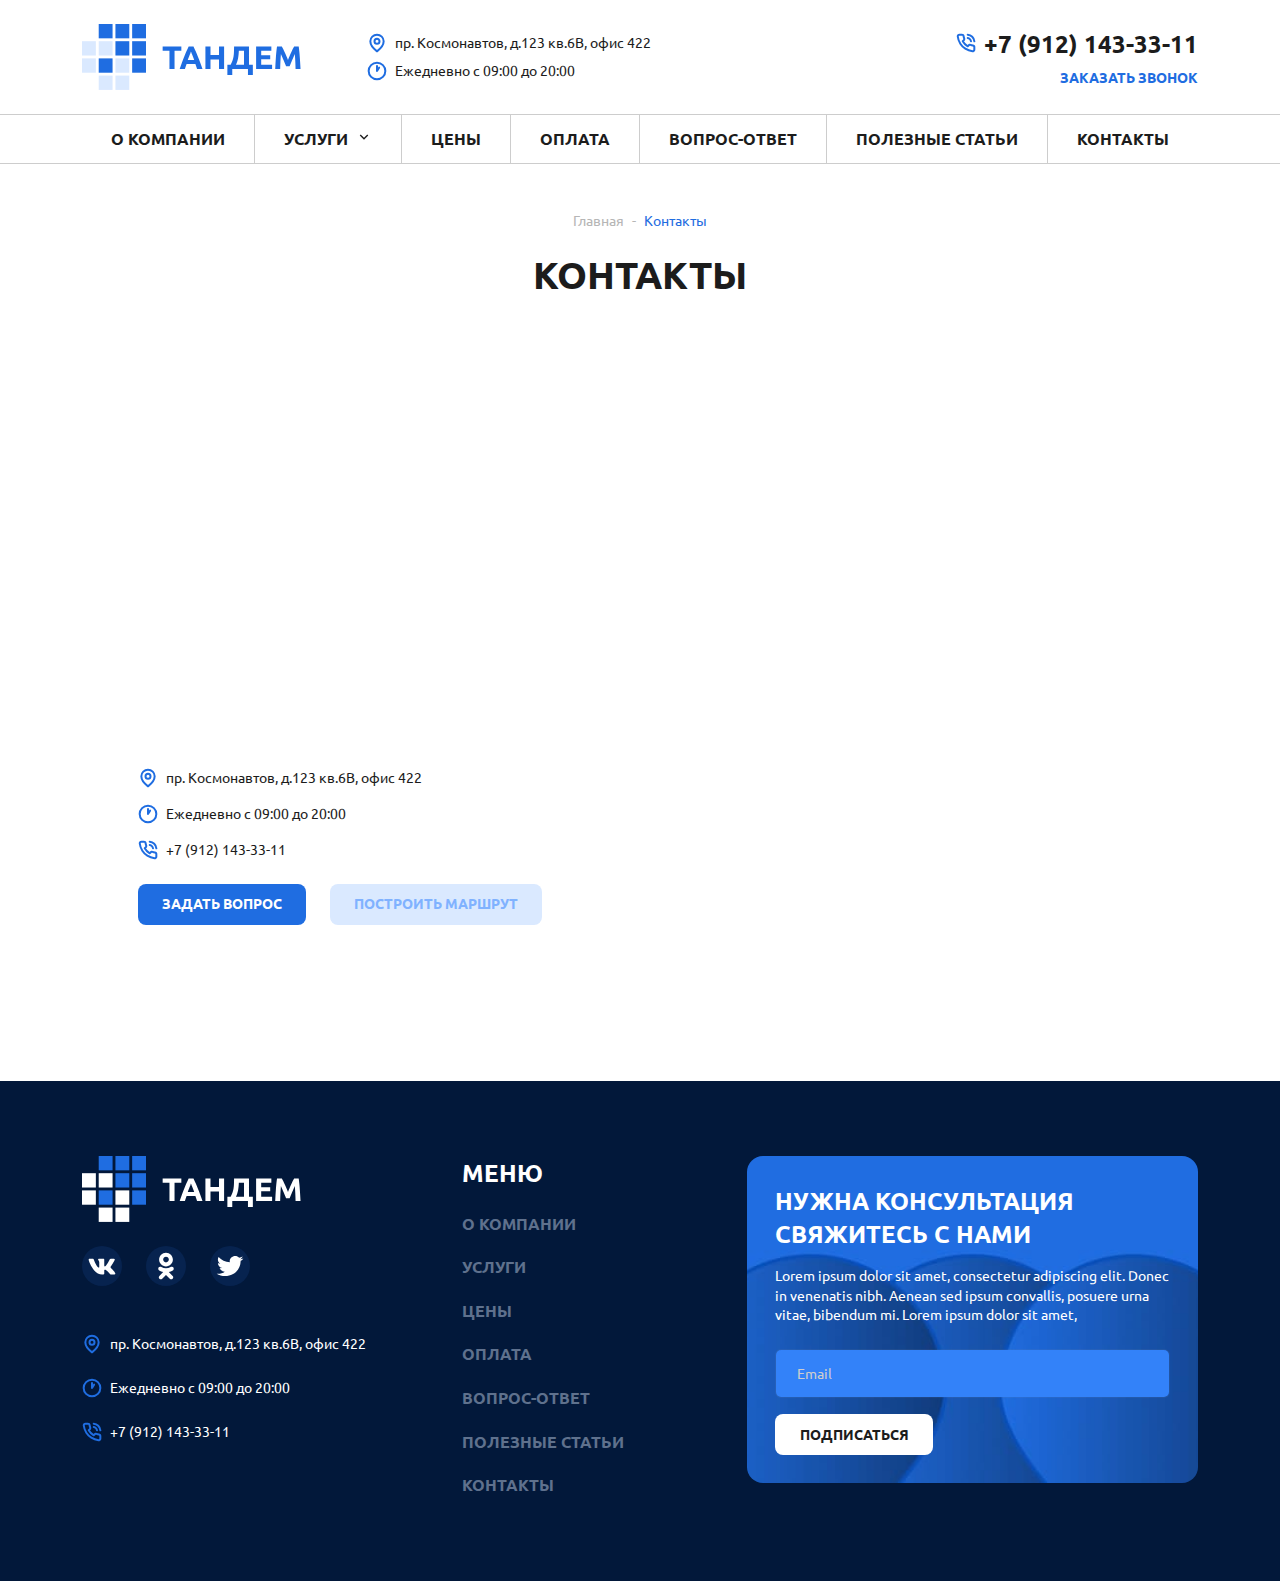
<file: contacts.html>
<!DOCTYPE html>
<html lang="ru">
    <head>
        <meta charset="UTF-8">
        <meta name="viewport" content="width=device-width, initial-scale=1.0">
        <link rel="stylesheet" href="css/bootstrap.min.css">
        <link rel="stylesheet" href="css/swiper-bundle.min.css"/>
        <link rel="stylesheet" href="css/style.min.css">
        <title>Тандем</title>
    </head>
<body>
    <header>
        <div class="container px-xxl-5 py-2 py-sm-3 py-md-4">
            <div class="row align-items-center">
                <div class="col-6 col-sm-4 col-lg-3">
                    <a href="index.html">
                        <img src="imgs/logo.svg" alt="logo" class="logo">
                    </a>
                </div>
                <div class="d-none d-lg-block col-4 col-xxl-6">
                    <address class="d-flex align-items-center mb-2">
                        <svg class="color-main" width="20" height="20" viewBox="0 0 20 20" fill="none" xmlns="http://www.w3.org/2000/svg">
                            <path d="M16.6666 8.33334C16.6666 13.3333 9.99992 18.3333 9.99992 18.3333C9.99992 18.3333 3.33325 13.3333 3.33325 8.33334C3.33325 6.56523 4.03563 4.86954 5.28587 3.61929C6.53612 2.36905 8.23181 1.66667 9.99992 1.66667C11.768 1.66667 13.4637 2.36905 14.714 3.61929C15.9642 4.86954 16.6666 6.56523 16.6666 8.33334Z" stroke="currentColor" stroke-width="2" stroke-linecap="round" stroke-linejoin="round"/>
                            <path d="M10 10.8333C11.3807 10.8333 12.5 9.71404 12.5 8.33333C12.5 6.95262 11.3807 5.83333 10 5.83333C8.61929 5.83333 7.5 6.95262 7.5 8.33333C7.5 9.71404 8.61929 10.8333 10 10.8333Z" stroke="currentColor" stroke-width="2" stroke-linecap="round" stroke-linejoin="round"/>
                        </svg>                    
                        <span class="ms-2 flex-1">пр. Космонавтов, д.123 кв.6В, офис 422</span>
                    </address>
                    <div class="d-flex align-items-center">
                        <svg class="color-main" width="20" height="20" viewBox="0 0 20 20" fill="none" xmlns="http://www.w3.org/2000/svg">
                            <path d="M9.99996 18.3333C14.6023 18.3333 18.3333 14.6024 18.3333 10C18.3333 5.39763 14.6023 1.66667 9.99996 1.66667C5.39759 1.66667 1.66663 5.39763 1.66663 10C1.66663 14.6024 5.39759 18.3333 9.99996 18.3333Z" stroke="currentColor" stroke-width="2" stroke-linecap="round" stroke-linejoin="round"/>
                            <path d="M10 5V10L12.0833 6.66667" stroke="currentColor" stroke-width="2" stroke-linecap="round" stroke-linejoin="round"/>
                        </svg>                    
                        <span class="ms-2 flex-1">Ежедневно с 09:00 до 20:00</span>
                    </div>
                </div>
                <div class="col-6 col-sm-8 col-lg-5 col-xxl-3 d-flex justify-content-end align-items-center">
                    <div class="d-none d-sm-block">
                        <a class="d-flex justify-content-end align-items-center mb-2" href="tel:79121433311">
                            <svg class="color-main" width="20" height="20" viewBox="0 0 20 20" fill="none" xmlns="http://www.w3.org/2000/svg">
                                <path d="M18.3333 14.1V16.6C18.3343 16.8321 18.2867 17.0618 18.1937 17.2745C18.1008 17.4871 17.9644 17.678 17.7934 17.8349C17.6224 17.9918 17.4205 18.1112 17.2006 18.1856C16.9808 18.2599 16.7478 18.2876 16.5167 18.2667C13.9523 17.988 11.4892 17.1118 9.32498 15.7083C7.31151 14.4289 5.60443 12.7218 4.32499 10.7083C2.91663 8.53433 2.04019 6.05916 1.76665 3.48333C1.74583 3.25288 1.77321 3.02063 1.84707 2.80135C1.92092 2.58207 2.03963 2.38057 2.19562 2.20968C2.35162 2.03879 2.54149 1.90225 2.75314 1.80876C2.9648 1.71527 3.1936 1.66688 3.42499 1.66666H5.92499C6.32941 1.66268 6.72148 1.80589 7.02812 2.0696C7.33476 2.33332 7.53505 2.69953 7.59165 3.09999C7.69717 3.90005 7.89286 4.6856 8.17499 5.44166C8.2871 5.73993 8.31137 6.06409 8.24491 6.37573C8.17844 6.68737 8.02404 6.97342 7.79998 7.19999L6.74165 8.25833C7.92795 10.3446 9.65536 12.072 11.7417 13.2583L12.8 12.2C13.0266 11.9759 13.3126 11.8215 13.6243 11.7551C13.9359 11.6886 14.26 11.7129 14.5583 11.825C15.3144 12.1071 16.0999 12.3028 16.9 12.4083C17.3048 12.4654 17.6745 12.6693 17.9388 12.9812C18.203 13.2931 18.3435 13.6913 18.3333 14.1Z" stroke="currentColor" stroke-width="2" stroke-linecap="round" stroke-linejoin="round"/>
                                <path d="M11.7084 1.66667C13.4069 1.84565 14.9935 2.599 16.2058 3.80216C17.418 5.00531 18.1833 6.58618 18.375 8.28334" stroke="currentColor" stroke-width="2" stroke-linecap="round" stroke-linejoin="round"/>
                                <path d="M11.7084 5C12.528 5.16161 13.2801 5.56586 13.867 6.16026C14.454 6.75466 14.8487 7.51177 15 8.33333" stroke="currentColor" stroke-width="2" stroke-linecap="round" stroke-linejoin="round"/>
                            </svg>                        
                            <span class="fs-17 fw-7 ms-2">+7 (912) 143-33-11</span>
                        </a>
                        <button type="button" data-bs-toggle="modal" data-bs-target="#callbackModal" class="color-main fw-7 ms-auto text-uppercase">Заказать звонок</button>
                    </div>
                    <a href="tel:79121433311" class="btn-call ms-auto d-sm-none">
                        <svg width="20" height="20" viewBox="0 0 20 20" fill="none" xmlns="http://www.w3.org/2000/svg">
                            <path d="M18.3333 14.1V16.6C18.3343 16.8321 18.2867 17.0618 18.1937 17.2745C18.1008 17.4871 17.9644 17.678 17.7934 17.8349C17.6224 17.9918 17.4205 18.1112 17.2006 18.1856C16.9808 18.2599 16.7478 18.2876 16.5167 18.2667C13.9523 17.988 11.4892 17.1118 9.32498 15.7083C7.31151 14.4289 5.60443 12.7218 4.32499 10.7083C2.91663 8.53433 2.04019 6.05916 1.76665 3.48333C1.74583 3.25288 1.77321 3.02063 1.84707 2.80135C1.92092 2.58207 2.03963 2.38057 2.19562 2.20968C2.35162 2.03879 2.54149 1.90225 2.75314 1.80876C2.9648 1.71527 3.1936 1.66688 3.42499 1.66666H5.92499C6.32941 1.66268 6.72148 1.80589 7.02812 2.0696C7.33476 2.33332 7.53505 2.69953 7.59165 3.09999C7.69717 3.90005 7.89286 4.6856 8.17499 5.44166C8.2871 5.73993 8.31137 6.06409 8.24491 6.37573C8.17844 6.68737 8.02404 6.97342 7.79998 7.19999L6.74165 8.25833C7.92795 10.3446 9.65536 12.072 11.7417 13.2583L12.8 12.2C13.0266 11.9759 13.3126 11.8215 13.6243 11.7551C13.9359 11.6886 14.26 11.7129 14.5583 11.825C15.3144 12.1071 16.0999 12.3028 16.9 12.4083C17.3048 12.4654 17.6745 12.6693 17.9388 12.9812C18.203 13.2931 18.3435 13.6913 18.3333 14.1Z" stroke="currentColor" stroke-width="2" stroke-linecap="round" stroke-linejoin="round"/>
                            <path d="M11.7084 1.66667C13.4069 1.84565 14.9935 2.599 16.2058 3.80216C17.418 5.00531 18.1833 6.58618 18.375 8.28334" stroke="currentColor" stroke-width="2" stroke-linecap="round" stroke-linejoin="round"/>
                            <path d="M11.7084 5C12.528 5.16161 13.2801 5.56586 13.867 6.16026C14.454 6.75466 14.8487 7.51177 15 8.33333" stroke="currentColor" stroke-width="2" stroke-linecap="round" stroke-linejoin="round"/>
                        </svg>
                    </a>
                    <button type="button" data-bs-toggle="offcanvas" data-bs-target="#offcanvasMenu" class="ms-3 ms-sm-4 ms-md-5 d-lg-none btn-primary p-2">
                        <svg width="24" height="24" viewBox="0 0 24 24" fill="none" xmlns="http://www.w3.org/2000/svg">
                            <rect y="5" width="24" height="2" fill="white"/>
                            <rect y="11" width="24" height="2" fill="white"/>
                            <rect y="17" width="24" height="2" fill="white"/>
                        </svg>                                                   
                    </button>
                </div>
            </div>
        </div>

        <nav class="d-none d-lg-block">
            <ul class="container">
                <li>
                    <a href="about.html">О компании</a>
                </li>
                <li class="hover">
                    <a href="" class="hover-link">
                        <span>Услуги</span>
                        <svg width="16" height="16" viewBox="0 0 24 24" fill="none" xmlns="http://www.w3.org/2000/svg">
                            <path d="M12 13.172L16.95 8.222L18.364 9.636L12 16L5.63601 9.636L7.05001 8.222L12 13.172Z" fill="currentColor"/>
                        </svg>
                    </a>
                    <ul class="hover-menu">
                        <li><a href="#">Услуга 1</a></li>
                        <li><a href="#">Услуга 2</a></li>
                        <li><a href="#">Услуга 3</a></li>
                    </ul>
                </li>
                <li>
                    <a href="">Цены</a>
                </li>
                <li>
                    <a href="payment.html">оПЛАТА</a>
                </li>
                <li>
                    <a href="faq.html">Вопрос-ответ</a>
                </li>
                <li>
                    <a href="">Полезные статьи</a>
                </li>
                <li>
                    <a href="contacts.html">кОНТАКТЫ</a>
                </li>
            </ul>
        </nav>
    </header>

    <main class="pt-4 pt-md-5">
        <section class="container px-xxl-5">
            <nav></nav>
                <ol class="breadcrumb mt-0">
                    <li class="breadcrumb-item"><a href="/">Главная</a></li>
                    <li class="breadcrumb-item active" aria-current="page">Контакты</li>
                </ol>
            </nav>

            <h2 class="text-center">Контакты</h2>
            <div class="about-main">
                <div class="about-main-caption">
                    <ul class="list-unstyled">
                        <li class="mb-3">
                            <address class="d-flex align-items-center justify-content-center justify-content-sm-start">
                                <svg class="color-main" width="20" height="20" viewBox="0 0 20 20" fill="none" xmlns="http://www.w3.org/2000/svg">
                                    <path d="M16.6666 8.33366C16.6666 13.3337 9.99992 18.3337 9.99992 18.3337C9.99992 18.3337 3.33325 13.3337 3.33325 8.33366C3.33325 6.56555 4.03563 4.86986 5.28587 3.61961C6.53612 2.36937 8.23181 1.66699 9.99992 1.66699C11.768 1.66699 13.4637 2.36937 14.714 3.61961C15.9642 4.86986 16.6666 6.56555 16.6666 8.33366Z" stroke="currentColor" stroke-width="2" stroke-linecap="round" stroke-linejoin="round"/>
                                    <path d="M10 10.833C11.3807 10.833 12.5 9.71372 12.5 8.33301C12.5 6.9523 11.3807 5.83301 10 5.83301C8.61929 5.83301 7.5 6.9523 7.5 8.33301C7.5 9.71372 8.61929 10.833 10 10.833Z" stroke="currentColor" stroke-width="2" stroke-linecap="round" stroke-linejoin="round"/>
                                </svg>                                    
                                <span class="ms-2 flex-1">пр. Космонавтов, д.123 кв.6В, офис 422</span>
                            </address>
                        </li>
                        <li class="mb-3">
                            <div class="d-flex align-items-center justify-content-center justify-content-sm-start">
                                <svg class="color-main" width="20" height="20" viewBox="0 0 20 20" fill="none" xmlns="http://www.w3.org/2000/svg">
                                    <path d="M10.0001 18.3337C14.6025 18.3337 18.3334 14.6027 18.3334 10.0003C18.3334 5.39795 14.6025 1.66699 10.0001 1.66699C5.39771 1.66699 1.66675 5.39795 1.66675 10.0003C1.66675 14.6027 5.39771 18.3337 10.0001 18.3337Z" stroke="currentColor" stroke-width="2" stroke-linecap="round" stroke-linejoin="round"/>
                                    <path d="M10 5V10L12.0833 6.66667" stroke="currentColor" stroke-width="2" stroke-linecap="round" stroke-linejoin="round"/>
                                </svg>                                    
                                <span class="ms-2 flex-1">Ежедневно с 09:00 до 20:00</span>
                            </div>
                        </li>
                        <li>
                            <div class="d-flex align-items-center justify-content-center justify-content-sm-start">
                                <svg class="color-main" width="20" height="20" viewBox="0 0 20 20" fill="none" xmlns="http://www.w3.org/2000/svg">
                                    <path d="M18.3334 14.1004V16.6004C18.3344 16.8325 18.2868 17.0622 18.1939 17.2749C18.1009 17.4875 17.9645 17.6784 17.7935 17.8353C17.6225 17.9922 17.4206 18.1116 17.2007 18.186C16.9809 18.2603 16.7479 18.288 16.5168 18.2671C13.9525 17.9884 11.4893 17.1122 9.32511 15.7087C7.31163 14.4293 5.60455 12.7222 4.32511 10.7087C2.91676 8.53474 2.04031 6.05957 1.76677 3.48374C1.74595 3.2533 1.77334 3.02104 1.84719 2.80176C1.92105 2.58248 2.03975 2.38098 2.19575 2.21009C2.35174 2.0392 2.54161 1.90266 2.75327 1.80917C2.96492 1.71569 3.19372 1.66729 3.42511 1.66707H5.92511C6.32953 1.66309 6.7216 1.80631 7.02824 2.07002C7.33488 2.33373 7.53517 2.69995 7.59177 3.10041C7.69729 3.90046 7.89298 4.68601 8.17511 5.44207C8.28723 5.74034 8.31149 6.0645 8.24503 6.37614C8.17857 6.68778 8.02416 6.97383 7.80011 7.20041L6.74177 8.25874C7.92807 10.345 9.65549 12.0724 11.7418 13.2587L12.8001 12.2004C13.0267 11.9764 13.3127 11.8219 13.6244 11.7555C13.936 11.689 14.2602 11.7133 14.5584 11.8254C15.3145 12.1075 16.1001 12.3032 16.9001 12.4087C17.3049 12.4658 17.6746 12.6697 17.9389 12.9817C18.2032 13.2936 18.3436 13.6917 18.3334 14.1004Z" stroke="currentColor" stroke-width="2" stroke-linecap="round" stroke-linejoin="round"/>
                                    <path d="M11.7083 1.66699C13.4068 1.84597 14.9934 2.59932 16.2056 3.80248C17.4179 5.00563 18.1832 6.5865 18.3749 8.28366" stroke="currentColor" stroke-width="2" stroke-linecap="round" stroke-linejoin="round"/>
                                    <path d="M11.7083 5C12.5278 5.16161 13.2799 5.56586 13.8669 6.16026C14.4539 6.75466 14.8486 7.51177 14.9999 8.33333" stroke="currentColor" stroke-width="2" stroke-linecap="round" stroke-linejoin="round"/>
                                </svg>                                                                       
                                <a href="tel:+79121433311" class="ms-2 flex-1">+7 (912) 143-33-11</a>
                            </div>
                        </li>
                    </ul>
                    <div class="d-flex mt-4">
                        <button type="button" class="btn-primary px-2 px-sm-4">Задать вопрос</button>
                        <button type="button" class="btn-info px-2 px-sm-4 ms-2 ms-sm-4">Построить маршрут</button>
                    </div>
                </div>
                <iframe src="https://yandex.ru/map-widget/v1/?um=constructor%3Af8ac68b6a6355faedd09fcccd12b9e7f50e18417d763b796956e11dc2c02ef85&amp;source=constructor" width="100%" height="660" frameborder="0"></iframe>
            </div>
        </section>
    </main>

    <footer>
        <div class="container px-xxl-5">
            <div class="row">
                <div class="col-12 col-sm-6 col-lg-4">
                    <img src="imgs/logo-white.svg" alt="Парадис нерудные материалы">
                    <ul class="social list-unstyled mt-4">
                        <li class="me-4">
                            <a href="">
                                <svg width="40" height="40" viewBox="0 0 40 40" fill="none" xmlns="http://www.w3.org/2000/svg">
                                    <path fill-rule="evenodd" clip-rule="evenodd" d="M32.7216 13.7784C32.907 13.1603 32.7216 12.7061 31.8393 12.7061H28.9219C28.1801 12.7061 27.8384 13.0984 27.6529 13.5312C27.6529 13.5312 26.1692 17.1473 24.0675 19.4962C23.3875 20.1761 23.0785 20.3922 22.7076 20.3922C22.5221 20.3922 22.2537 20.1761 22.2537 19.5581V13.7784C22.2537 13.0365 22.0385 12.7061 21.4202 12.7061H16.8358C16.3723 12.7061 16.0935 13.0503 16.0935 13.3766C16.0935 14.0799 17.1442 14.242 17.2526 16.22V20.5162C17.2526 21.4581 17.0825 21.629 16.7116 21.629C15.7226 21.629 13.3171 17.9965 11.8901 13.8403C11.6104 13.0324 11.3299 12.7061 10.5843 12.7061H7.66698C6.83345 12.7061 6.66675 13.0984 6.66675 13.5312C6.66675 14.3039 7.65594 18.1365 11.272 23.2052C13.683 26.6664 17.0792 28.5431 20.1699 28.5431C22.0245 28.5431 22.2537 28.1263 22.2537 27.4084V24.7922C22.2537 23.9587 22.4294 23.7924 23.0164 23.7924C23.4494 23.7924 24.191 24.0087 25.9221 25.6776C27.9 27.6554 28.2259 28.5431 29.3387 28.5431H32.2561C33.0896 28.5431 33.5063 28.1263 33.2659 27.3038C33.0029 26.4841 32.0585 25.295 30.8053 23.8851C30.1253 23.0814 29.1053 22.216 28.7965 21.7834C28.3637 21.227 28.4873 20.9799 28.7965 20.4856C28.7965 20.4856 32.3507 15.4786 32.7216 13.7786V13.7784Z" fill="currentColor"/>
                                </svg>                                    
                            </a>
                        </li>
                        <li class="me-4">
                            <a href="">
                                <svg width="40" height="40" viewBox="0 0 40 40" fill="none" xmlns="http://www.w3.org/2000/svg">
                                    <path d="M19.9997 10.7005C21.5711 10.7005 22.8492 11.9786 22.8492 13.55C22.8492 15.12 21.5707 16.3982 19.9997 16.3982C18.4293 16.3982 17.1509 15.12 17.1509 13.55C17.1505 11.9783 18.4297 10.7005 19.9997 10.7005ZM19.9997 20.4297C23.7953 20.4297 26.882 17.344 26.882 13.55C26.882 9.75403 23.7957 6.66699 19.9997 6.66699C16.2044 6.66699 13.1174 9.75436 13.1174 13.55C13.1174 17.344 16.2044 20.4297 19.9997 20.4297ZM22.784 26.0434C24.1998 25.721 25.5509 25.1615 26.7803 24.3887C27.2328 24.104 27.5537 23.6511 27.6724 23.1298C27.7911 22.6084 27.6978 22.0613 27.4131 21.6087C27.2723 21.3844 27.0886 21.19 26.8726 21.0367C26.6566 20.8835 26.4125 20.7743 26.1543 20.7154C25.8961 20.6565 25.6288 20.6492 25.3677 20.6937C25.1066 20.7382 24.8569 20.8338 24.6327 20.9749C21.8132 22.7475 18.1843 22.7462 15.367 20.9749C15.1429 20.8337 14.8932 20.7381 14.6321 20.6936C14.3711 20.6491 14.1038 20.6564 13.8456 20.7153C13.5874 20.7742 13.3433 20.8834 13.1273 21.0367C12.9114 21.19 12.7278 21.3843 12.587 21.6087C12.3022 22.0611 12.2088 22.6082 12.3272 23.1295C12.4457 23.6509 12.7664 24.1038 13.2188 24.3887C14.4481 25.1612 15.7989 25.7207 17.2144 26.0434L13.3671 29.8914C12.989 30.2696 12.7766 30.7825 12.7767 31.3173C12.7768 31.8521 12.9894 32.365 13.3676 32.7431C13.7458 33.1211 14.2587 33.3335 14.7935 33.3334C15.3283 33.3333 15.8412 33.1208 16.2192 32.7426L19.9991 28.9621L23.7812 32.7429C23.9682 32.9302 24.1903 33.0787 24.4347 33.1801C24.6792 33.2815 24.9413 33.3337 25.2059 33.3337C25.4706 33.3337 25.7327 33.2815 25.9771 33.1801C26.2216 33.0787 26.4437 32.9302 26.6307 32.7429C26.8183 32.5559 26.9671 32.3338 27.0686 32.0891C27.1701 31.8445 27.2224 31.5823 27.2224 31.3175C27.2224 31.0526 27.1701 30.7904 27.0686 30.5458C26.9671 30.3012 26.8183 30.079 26.6307 29.8921L22.784 26.0434Z" fill="currentColor"/>
                                </svg>                                    
                            </a>
                        </li>
                        <li class="me-4">
                            <a href="">
                                <svg width="40" height="40" viewBox="0 0 40 40" fill="none" xmlns="http://www.w3.org/2000/svg">
                                    <path d="M33.3334 12.4359C32.381 12.8205 31.2926 13.0769 30.2042 13.2051C31.2926 12.5641 32.245 11.5385 32.6531 10.3846C31.5647 11.0256 30.4763 11.4103 29.1157 11.6667C28.1634 10.641 26.6667 10 25.1701 10C22.1769 10 19.728 12.3077 19.728 15.1282C19.728 15.5128 19.728 15.8974 19.864 16.282C15.3742 16.0256 11.2926 13.9744 8.5715 10.8974C8.16334 11.6667 7.89123 12.5641 7.89123 13.4615C7.89123 15.2564 8.84362 16.7949 10.3402 17.6923C9.38783 17.6923 8.5715 17.4359 7.89123 17.0513C7.89123 19.4872 9.79599 21.6667 12.245 22.0513C11.8368 22.1795 11.2926 22.1795 10.7484 22.1795C10.3402 22.1795 10.0681 22.1795 9.65994 22.0513C10.3402 24.1026 12.381 25.641 14.83 25.641C12.9253 27.0513 10.6123 27.8205 8.02729 27.8205C7.61913 27.8205 7.21097 27.8205 6.66675 27.6923C9.11573 29.1026 11.9729 30 15.1021 30C25.1702 30 30.6123 22.1795 30.6123 15.3846V14.7436C31.7008 14.359 32.6531 13.4615 33.3334 12.4359Z" fill="currentColor"/>
                                </svg>                                    
                            </a>
                        </li>
                    </ul>
                    <ul class="list-unstyled mt-5">
                        <li class="mb-4">
                            <address class="d-flex align-items-center justify-content-center justify-content-sm-start">
                                <svg class="color-main" width="20" height="20" viewBox="0 0 20 20" fill="none" xmlns="http://www.w3.org/2000/svg">
                                    <path d="M16.6666 8.33366C16.6666 13.3337 9.99992 18.3337 9.99992 18.3337C9.99992 18.3337 3.33325 13.3337 3.33325 8.33366C3.33325 6.56555 4.03563 4.86986 5.28587 3.61961C6.53612 2.36937 8.23181 1.66699 9.99992 1.66699C11.768 1.66699 13.4637 2.36937 14.714 3.61961C15.9642 4.86986 16.6666 6.56555 16.6666 8.33366Z" stroke="currentColor" stroke-width="2" stroke-linecap="round" stroke-linejoin="round"/>
                                    <path d="M10 10.833C11.3807 10.833 12.5 9.71372 12.5 8.33301C12.5 6.9523 11.3807 5.83301 10 5.83301C8.61929 5.83301 7.5 6.9523 7.5 8.33301C7.5 9.71372 8.61929 10.833 10 10.833Z" stroke="currentColor" stroke-width="2" stroke-linecap="round" stroke-linejoin="round"/>
                                </svg>                                    
                                <span class="ms-2 flex-1">пр. Космонавтов, д.123 кв.6В, офис 422</span>
                            </address>
                        </li>
                        <li class="mb-4">
                            <div class="d-flex align-items-center justify-content-center justify-content-sm-start">
                                <svg class="color-main" width="20" height="20" viewBox="0 0 20 20" fill="none" xmlns="http://www.w3.org/2000/svg">
                                    <path d="M10.0001 18.3337C14.6025 18.3337 18.3334 14.6027 18.3334 10.0003C18.3334 5.39795 14.6025 1.66699 10.0001 1.66699C5.39771 1.66699 1.66675 5.39795 1.66675 10.0003C1.66675 14.6027 5.39771 18.3337 10.0001 18.3337Z" stroke="currentColor" stroke-width="2" stroke-linecap="round" stroke-linejoin="round"/>
                                    <path d="M10 5V10L12.0833 6.66667" stroke="currentColor" stroke-width="2" stroke-linecap="round" stroke-linejoin="round"/>
                                </svg>                                    
                                <span class="ms-2 flex-1">Ежедневно с 09:00 до 20:00</span>
                            </div>
                        </li>
                        <li>
                            <div class="d-flex align-items-center justify-content-center justify-content-sm-start">
                                <svg class="color-main" width="20" height="20" viewBox="0 0 20 20" fill="none" xmlns="http://www.w3.org/2000/svg">
                                    <path d="M18.3334 14.1004V16.6004C18.3344 16.8325 18.2868 17.0622 18.1939 17.2749C18.1009 17.4875 17.9645 17.6784 17.7935 17.8353C17.6225 17.9922 17.4206 18.1116 17.2007 18.186C16.9809 18.2603 16.7479 18.288 16.5168 18.2671C13.9525 17.9884 11.4893 17.1122 9.32511 15.7087C7.31163 14.4293 5.60455 12.7222 4.32511 10.7087C2.91676 8.53474 2.04031 6.05957 1.76677 3.48374C1.74595 3.2533 1.77334 3.02104 1.84719 2.80176C1.92105 2.58248 2.03975 2.38098 2.19575 2.21009C2.35174 2.0392 2.54161 1.90266 2.75327 1.80917C2.96492 1.71569 3.19372 1.66729 3.42511 1.66707H5.92511C6.32953 1.66309 6.7216 1.80631 7.02824 2.07002C7.33488 2.33373 7.53517 2.69995 7.59177 3.10041C7.69729 3.90046 7.89298 4.68601 8.17511 5.44207C8.28723 5.74034 8.31149 6.0645 8.24503 6.37614C8.17857 6.68778 8.02416 6.97383 7.80011 7.20041L6.74177 8.25874C7.92807 10.345 9.65549 12.0724 11.7418 13.2587L12.8001 12.2004C13.0267 11.9764 13.3127 11.8219 13.6244 11.7555C13.936 11.689 14.2602 11.7133 14.5584 11.8254C15.3145 12.1075 16.1001 12.3032 16.9001 12.4087C17.3049 12.4658 17.6746 12.6697 17.9389 12.9817C18.2032 13.2936 18.3436 13.6917 18.3334 14.1004Z" stroke="currentColor" stroke-width="2" stroke-linecap="round" stroke-linejoin="round"/>
                                    <path d="M11.7083 1.66699C13.4068 1.84597 14.9934 2.59932 16.2056 3.80248C17.4179 5.00563 18.1832 6.5865 18.3749 8.28366" stroke="currentColor" stroke-width="2" stroke-linecap="round" stroke-linejoin="round"/>
                                    <path d="M11.7083 5C12.5278 5.16161 13.2799 5.56586 13.8669 6.16026C14.4539 6.75466 14.8486 7.51177 14.9999 8.33333" stroke="currentColor" stroke-width="2" stroke-linecap="round" stroke-linejoin="round"/>
                                </svg>                                                                       
                                <a href="tel:+79121433311" class="ms-2 flex-1">+7 (912) 143-33-11</a>
                            </div>
                        </li>
                    </ul>
                </div>
                <div class="d-none d-sm-block col-6 col-lg-3">
                    <h3 class="mb-4">меню</h3>
                    <ul class="list-unstyled menu">
                        <li><a href="">О компании</a></li>
                        <li><a href="">Услуги</a></li>
                        <li><a href="">Цены</a></li>
                        <li><a href="">Оплата</a></li>
                        <li><a href="">Вопрос-ответ</a></li>
                        <li><a href="">Полезные статьи</a></li>
                        <li><a href="">Контакты</a></li>
                    </ul>
                </div>
                <div class="col-12 col-lg-5 mt-4 mt-lg-0">
                    <form action="" class="callbackForm">
                        <h3>нУЖНА КОНСУЛЬТАЦИЯ СВЯЖИТЕСЬ С НАМИ</h3>
                        <p class="mb-4">Lorem ipsum dolor sit amet, consectetur adipiscing elit. Donec in venenatis nibh. Aenean sed ipsum convallis, posuere urna vitae, bibendum mi. Lorem ipsum dolor sit amet, </p>
                        <input type="email" class="form-control" placeholder="Email">
                        <button type="submit" class="btn-secondary mt-3">Подписаться</button>
                    </form>
                </div>
            </div>
        </div>
    </footer>

    <div class="modal fade" id="callbackModal" tabindex="-1" aria-hidden="true">
        <div class="modal-dialog">
            <div class="modal-content p-0">
                <div class="modal-body p-0">
                    <form action="" class="callbackForm">
                        <div class="d-flex justify-content-between align-items-center mb-4">
                            <h3 class="mb-0">СВЯЖИТЕСЬ С НАМИ</h3>
                            <button type="button" class="btn-secondary p-1" data-bs-dismiss="modal">
                                <svg width="1.5em" height="1.5em" viewBox="0 0 25 24" fill="none" xmlns="http://www.w3.org/2000/svg">
                                    <path fill-rule="evenodd" clip-rule="evenodd" d="M4.45209 3.46967C4.74498 3.17678 5.21986 3.17678 5.51275 3.46967L21.5128 19.4697C21.8056 19.7626 21.8056 20.2374 21.5128 20.5303C21.2199 20.8232 20.745 20.8232 20.4521 20.5303L4.45209 4.53033C4.1592 4.23744 4.1592 3.76256 4.45209 3.46967Z" fill="black"/>
                                    <path fill-rule="evenodd" clip-rule="evenodd" d="M21.5128 3.46967C21.8056 3.76256 21.8056 4.23744 21.5128 4.53033L5.51275 20.5303C5.21986 20.8232 4.74498 20.8232 4.45209 20.5303C4.1592 20.2374 4.1592 19.7626 4.45209 19.4697L20.4521 3.46967C20.745 3.17678 21.2199 3.17678 21.5128 3.46967Z" fill="black"/>
                                </svg>                            
                            </button>
                        </div>
                        
                        <input type="text" class="form-control" placeholder="Ваше имя">
                        <input type="tel" class="form-control mt-3" placeholder="Номер телефона">
                        <label class="form-check mt-3">
                            <input class="form-check-input" type="checkbox" value="">
                            <div class="form-check-text">
                                Я согласен на обработку <a href="">персональных данных</a>
                            </div>
                        </label>
                        <button type="submit" class="btn-secondary mt-3">Заказать звонок</button>
                    </form>
                </div>
            </div>
        </div>
    </div>

    <div class="offcanvas offcanvas-end" tabindex="-1" id="offcanvasMenu">
        <div class="offcanvas-header">
            <img class="d-lg-none logo w-50" src="imgs/logo.svg" alt="Парадис">
            <button type="button" class="btn-primary p-1" data-bs-dismiss="offcanvas">
                <svg width="24" height="24" viewBox="0 0 24 24" fill="none" xmlns="http://www.w3.org/2000/svg">
                    <path fill-rule="evenodd" clip-rule="evenodd" d="M3.46967 3.46967C3.76256 3.17678 4.23744 3.17678 4.53033 3.46967L20.5303 19.4697C20.8232 19.7626 20.8232 20.2374 20.5303 20.5303C20.2374 20.8232 19.7626 20.8232 19.4697 20.5303L3.46967 4.53033C3.17678 4.23744 3.17678 3.76256 3.46967 3.46967Z" fill="white"/>
                    <path fill-rule="evenodd" clip-rule="evenodd" d="M20.5303 3.46967C20.8232 3.76256 20.8232 4.23744 20.5303 4.53033L4.53033 20.5303C4.23744 20.8232 3.76256 20.8232 3.46967 20.5303C3.17678 20.2374 3.17678 19.7626 3.46967 19.4697L19.4697 3.46967C19.7626 3.17678 20.2374 3.17678 20.5303 3.46967Z" fill="white"/>
                </svg>                    
            </button>
        </div>
        <div class="offcanvas-body">
            <ul>
                <li>
                    <a href="">О компании</a>
                </li>
                <li>
                    <div class="d-flex w-100">
                        <a href="">Услуги</a>
                        <button class="ms-auto" type="button" data-bs-toggle="collapse" data-bs-target="#collapseMenu" aria-expanded="false">
                            <svg width="24" height="24" viewBox="0 0 24 24" fill="none" xmlns="http://www.w3.org/2000/svg">
                                <path d="M12 13.172L16.95 8.222L18.364 9.636L12 16L5.63601 9.636L7.05001 8.222L12 13.172Z" fill="currentColor"/>
                            </svg>
                        </button>
                    </div>
                    <ul class="collapse" id="collapseMenu">
                        <li><a href="#">Услуги 1</a></li>
                        <li><a href="#">Услуги 2</a></li>
                        <li><a href="#">Услуги 3</a></li>
                    </ul>
                </li>
                <li>
                    <a href="">Цены</a>
                </li>
                <li>
                    <a href="">Оплата</a>
                </li>
                <li>
                    <a href="">Вопрос-ответ</a>
                </li>
                <li>
                    <a href="">Полезные статьи</a>
                </li>
                <li>
                    <a href="">Контакты</a>
                </li>
            </ul>
        </div>
        <div class="offcanvas-footer">
            <address class="d-flex align-items-center">
                <svg class="color-main" width="20" height="20" viewBox="0 0 20 20" fill="none" xmlns="http://www.w3.org/2000/svg">
                    <path d="M16.6666 8.33334C16.6666 13.3333 9.99992 18.3333 9.99992 18.3333C9.99992 18.3333 3.33325 13.3333 3.33325 8.33334C3.33325 6.56523 4.03563 4.86954 5.28587 3.61929C6.53612 2.36905 8.23181 1.66667 9.99992 1.66667C11.768 1.66667 13.4637 2.36905 14.714 3.61929C15.9642 4.86954 16.6666 6.56523 16.6666 8.33334Z" stroke="currentColor" stroke-width="2" stroke-linecap="round" stroke-linejoin="round"/>
                    <path d="M10 10.8333C11.3807 10.8333 12.5 9.71404 12.5 8.33333C12.5 6.95262 11.3807 5.83333 10 5.83333C8.61929 5.83333 7.5 6.95262 7.5 8.33333C7.5 9.71404 8.61929 10.8333 10 10.8333Z" stroke="currentColor" stroke-width="2" stroke-linecap="round" stroke-linejoin="round"/>
                </svg>                    
                <span class="ms-2 flex-1">пр. Космонавтов, д.123 кв.6В, офис 422</span>
            </address>
            <div class="d-flex align-items-center mt-3">
                <svg class="color-main" width="20" height="20" viewBox="0 0 20 20" fill="none" xmlns="http://www.w3.org/2000/svg">
                    <path d="M9.99996 18.3333C14.6023 18.3333 18.3333 14.6024 18.3333 10C18.3333 5.39763 14.6023 1.66667 9.99996 1.66667C5.39759 1.66667 1.66663 5.39763 1.66663 10C1.66663 14.6024 5.39759 18.3333 9.99996 18.3333Z" stroke="currentColor" stroke-width="2" stroke-linecap="round" stroke-linejoin="round"/>
                    <path d="M10 5V10L12.0833 6.66667" stroke="currentColor" stroke-width="2" stroke-linecap="round" stroke-linejoin="round"/>
                </svg>                    
                <span class="ms-2 flex-1">Ежедневно с 09:00 до 20:00</span>
            </div>
            <a class="d-flex align-items-center mt-3 mb-2" href="tel:+79121433311">
                <svg class="color-main" width="20" height="20" viewBox="0 0 20 20" fill="none" xmlns="http://www.w3.org/2000/svg">
                    <path d="M18.3333 14.1V16.6C18.3343 16.8321 18.2867 17.0618 18.1937 17.2745C18.1008 17.4871 17.9644 17.678 17.7934 17.8349C17.6224 17.9918 17.4205 18.1112 17.2006 18.1856C16.9808 18.2599 16.7478 18.2876 16.5167 18.2667C13.9523 17.988 11.4892 17.1118 9.32498 15.7083C7.31151 14.4289 5.60443 12.7218 4.32499 10.7083C2.91663 8.53433 2.04019 6.05916 1.76665 3.48333C1.74583 3.25288 1.77321 3.02063 1.84707 2.80135C1.92092 2.58207 2.03963 2.38057 2.19562 2.20968C2.35162 2.03879 2.54149 1.90225 2.75314 1.80876C2.9648 1.71527 3.1936 1.66688 3.42499 1.66666H5.92499C6.32941 1.66268 6.72148 1.80589 7.02812 2.0696C7.33476 2.33332 7.53505 2.69953 7.59165 3.09999C7.69717 3.90005 7.89286 4.6856 8.17499 5.44166C8.2871 5.73993 8.31137 6.06409 8.24491 6.37573C8.17844 6.68737 8.02404 6.97342 7.79998 7.19999L6.74165 8.25833C7.92795 10.3446 9.65536 12.072 11.7417 13.2583L12.8 12.2C13.0266 11.9759 13.3126 11.8215 13.6243 11.7551C13.9359 11.6886 14.26 11.7129 14.5583 11.825C15.3144 12.1071 16.0999 12.3028 16.9 12.4083C17.3048 12.4654 17.6745 12.6693 17.9388 12.9812C18.203 13.2931 18.3435 13.6913 18.3333 14.1Z" stroke="currentColor" stroke-width="2" stroke-linecap="round" stroke-linejoin="round"/>
                    <path d="M11.7084 1.66667C13.4069 1.84565 14.9935 2.599 16.2058 3.80216C17.418 5.00531 18.1833 6.58618 18.375 8.28334" stroke="currentColor" stroke-width="2" stroke-linecap="round" stroke-linejoin="round"/>
                    <path d="M11.7084 5C12.528 5.16161 13.2801 5.56586 13.867 6.16026C14.454 6.75466 14.8487 7.51177 15 8.33333" stroke="currentColor" stroke-width="2" stroke-linecap="round" stroke-linejoin="round"/>
                </svg>                        
                <span class="fs-17 fw-7 ms-2 flex-1">+7 (912) 143-33-11</span>
            </a>
            <button type="button" data-bs-toggle="modal" data-bs-target="#callbackModal" class="color-main fw-7 text-uppercase ms-4 mt-2">Заказать звонок</button>
        </div>
    </div>

    <script src="js/bootstrap.bundle.min.js"></script>
    <script src="js/swiper-bundle.min.js"></script>
    <script src="js/slider.js"></script>
    <script src="js/fslightbox.js"></script>
</body>
</html>
</file>
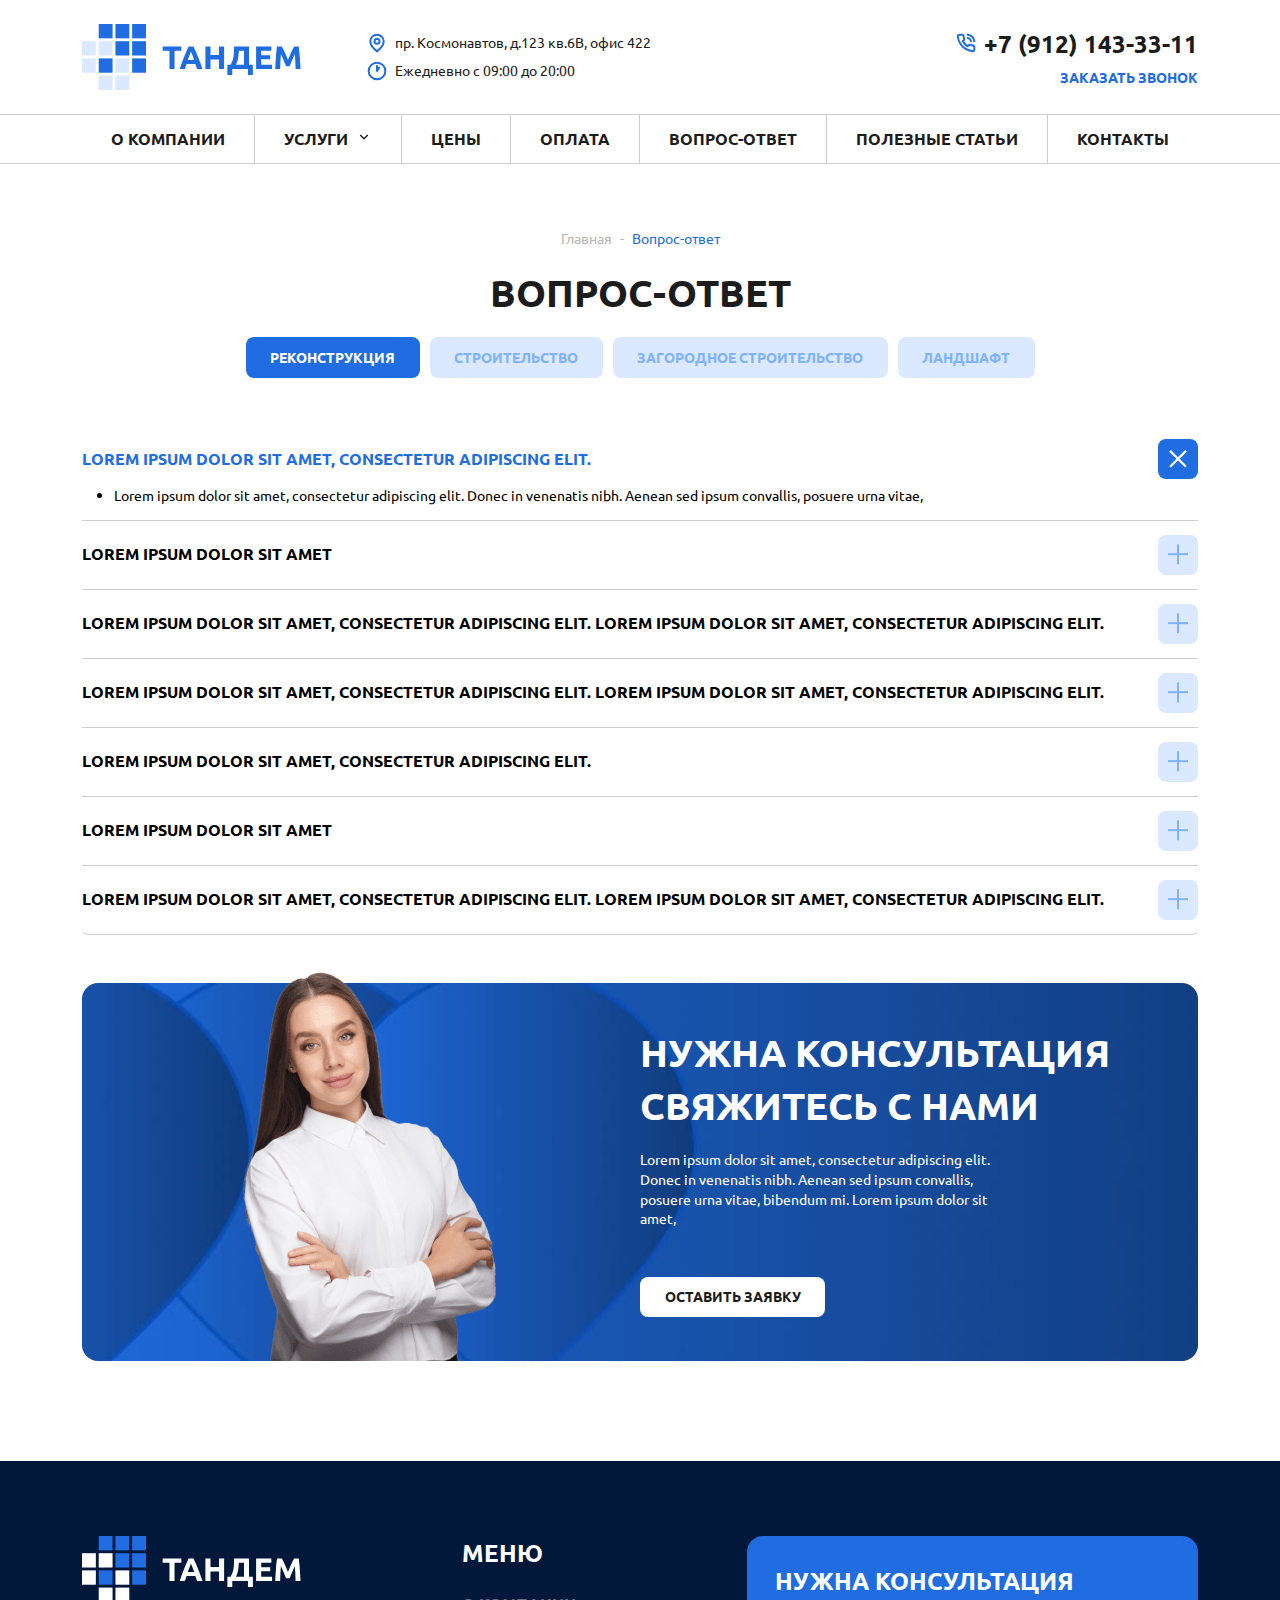
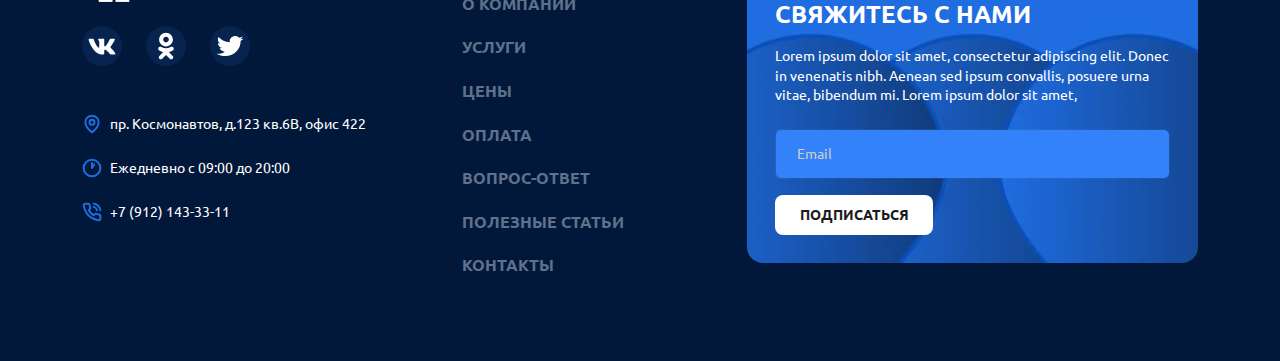
<file: faq.html>
<html lang="ru">
<head>
    <meta charset="UTF-8">
    <meta name="viewport" content="width=device-width, initial-scale=1.0">
    <link rel="stylesheet" href="css/bootstrap.min.css"/>
    <link rel="stylesheet" href="css/swiper-bundle.min.css"/>
    <link rel="stylesheet" href="css/style.min.css"/>
    <title>Тандем</title>
</head>
<body>
    <header>
        <div class="container px-xxl-5 py-2 py-sm-3 py-md-4">
            <div class="row align-items-center">
                <div class="col-6 col-sm-4 col-lg-3">
                    <a href="index.html">
                        <img src="imgs/logo.svg" alt="logo" class="logo">
                    </a>
                </div>
                <div class="d-none d-lg-block col-4 col-xxl-6">
                    <address class="d-flex align-items-center mb-2">
                        <svg class="color-main" width="20" height="20" viewBox="0 0 20 20" fill="none" xmlns="http://www.w3.org/2000/svg">
                            <path d="M16.6666 8.33334C16.6666 13.3333 9.99992 18.3333 9.99992 18.3333C9.99992 18.3333 3.33325 13.3333 3.33325 8.33334C3.33325 6.56523 4.03563 4.86954 5.28587 3.61929C6.53612 2.36905 8.23181 1.66667 9.99992 1.66667C11.768 1.66667 13.4637 2.36905 14.714 3.61929C15.9642 4.86954 16.6666 6.56523 16.6666 8.33334Z" stroke="currentColor" stroke-width="2" stroke-linecap="round" stroke-linejoin="round"/>
                            <path d="M10 10.8333C11.3807 10.8333 12.5 9.71404 12.5 8.33333C12.5 6.95262 11.3807 5.83333 10 5.83333C8.61929 5.83333 7.5 6.95262 7.5 8.33333C7.5 9.71404 8.61929 10.8333 10 10.8333Z" stroke="currentColor" stroke-width="2" stroke-linecap="round" stroke-linejoin="round"/>
                        </svg>                    
                        <span class="ms-2 flex-1">пр. Космонавтов, д.123 кв.6В, офис 422</span>
                    </address>
                    <div class="d-flex align-items-center">
                        <svg class="color-main" width="20" height="20" viewBox="0 0 20 20" fill="none" xmlns="http://www.w3.org/2000/svg">
                            <path d="M9.99996 18.3333C14.6023 18.3333 18.3333 14.6024 18.3333 10C18.3333 5.39763 14.6023 1.66667 9.99996 1.66667C5.39759 1.66667 1.66663 5.39763 1.66663 10C1.66663 14.6024 5.39759 18.3333 9.99996 18.3333Z" stroke="currentColor" stroke-width="2" stroke-linecap="round" stroke-linejoin="round"/>
                            <path d="M10 5V10L12.0833 6.66667" stroke="currentColor" stroke-width="2" stroke-linecap="round" stroke-linejoin="round"/>
                        </svg>                    
                        <span class="ms-2 flex-1">Ежедневно с 09:00 до 20:00</span>
                    </div>
                </div>
                <div class="col-6 col-sm-8 col-lg-5 col-xxl-3 d-flex justify-content-end align-items-center">
                    <div class="d-none d-sm-block">
                        <a class="d-flex justify-content-end align-items-center mb-2" href="tel:79121433311">
                            <svg class="color-main" width="20" height="20" viewBox="0 0 20 20" fill="none" xmlns="http://www.w3.org/2000/svg">
                                <path d="M18.3333 14.1V16.6C18.3343 16.8321 18.2867 17.0618 18.1937 17.2745C18.1008 17.4871 17.9644 17.678 17.7934 17.8349C17.6224 17.9918 17.4205 18.1112 17.2006 18.1856C16.9808 18.2599 16.7478 18.2876 16.5167 18.2667C13.9523 17.988 11.4892 17.1118 9.32498 15.7083C7.31151 14.4289 5.60443 12.7218 4.32499 10.7083C2.91663 8.53433 2.04019 6.05916 1.76665 3.48333C1.74583 3.25288 1.77321 3.02063 1.84707 2.80135C1.92092 2.58207 2.03963 2.38057 2.19562 2.20968C2.35162 2.03879 2.54149 1.90225 2.75314 1.80876C2.9648 1.71527 3.1936 1.66688 3.42499 1.66666H5.92499C6.32941 1.66268 6.72148 1.80589 7.02812 2.0696C7.33476 2.33332 7.53505 2.69953 7.59165 3.09999C7.69717 3.90005 7.89286 4.6856 8.17499 5.44166C8.2871 5.73993 8.31137 6.06409 8.24491 6.37573C8.17844 6.68737 8.02404 6.97342 7.79998 7.19999L6.74165 8.25833C7.92795 10.3446 9.65536 12.072 11.7417 13.2583L12.8 12.2C13.0266 11.9759 13.3126 11.8215 13.6243 11.7551C13.9359 11.6886 14.26 11.7129 14.5583 11.825C15.3144 12.1071 16.0999 12.3028 16.9 12.4083C17.3048 12.4654 17.6745 12.6693 17.9388 12.9812C18.203 13.2931 18.3435 13.6913 18.3333 14.1Z" stroke="currentColor" stroke-width="2" stroke-linecap="round" stroke-linejoin="round"/>
                                <path d="M11.7084 1.66667C13.4069 1.84565 14.9935 2.599 16.2058 3.80216C17.418 5.00531 18.1833 6.58618 18.375 8.28334" stroke="currentColor" stroke-width="2" stroke-linecap="round" stroke-linejoin="round"/>
                                <path d="M11.7084 5C12.528 5.16161 13.2801 5.56586 13.867 6.16026C14.454 6.75466 14.8487 7.51177 15 8.33333" stroke="currentColor" stroke-width="2" stroke-linecap="round" stroke-linejoin="round"/>
                            </svg>                        
                            <span class="fs-17 fw-7 ms-2">+7 (912) 143-33-11</span>
                        </a>
                        <button type="button" data-bs-toggle="modal" data-bs-target="#callbackModal" class="color-main fw-7 ms-auto text-uppercase">Заказать звонок</button>
                    </div>
                    <a href="tel:79121433311" class="btn-call ms-auto d-sm-none">
                        <svg width="20" height="20" viewBox="0 0 20 20" fill="none" xmlns="http://www.w3.org/2000/svg">
                            <path d="M18.3333 14.1V16.6C18.3343 16.8321 18.2867 17.0618 18.1937 17.2745C18.1008 17.4871 17.9644 17.678 17.7934 17.8349C17.6224 17.9918 17.4205 18.1112 17.2006 18.1856C16.9808 18.2599 16.7478 18.2876 16.5167 18.2667C13.9523 17.988 11.4892 17.1118 9.32498 15.7083C7.31151 14.4289 5.60443 12.7218 4.32499 10.7083C2.91663 8.53433 2.04019 6.05916 1.76665 3.48333C1.74583 3.25288 1.77321 3.02063 1.84707 2.80135C1.92092 2.58207 2.03963 2.38057 2.19562 2.20968C2.35162 2.03879 2.54149 1.90225 2.75314 1.80876C2.9648 1.71527 3.1936 1.66688 3.42499 1.66666H5.92499C6.32941 1.66268 6.72148 1.80589 7.02812 2.0696C7.33476 2.33332 7.53505 2.69953 7.59165 3.09999C7.69717 3.90005 7.89286 4.6856 8.17499 5.44166C8.2871 5.73993 8.31137 6.06409 8.24491 6.37573C8.17844 6.68737 8.02404 6.97342 7.79998 7.19999L6.74165 8.25833C7.92795 10.3446 9.65536 12.072 11.7417 13.2583L12.8 12.2C13.0266 11.9759 13.3126 11.8215 13.6243 11.7551C13.9359 11.6886 14.26 11.7129 14.5583 11.825C15.3144 12.1071 16.0999 12.3028 16.9 12.4083C17.3048 12.4654 17.6745 12.6693 17.9388 12.9812C18.203 13.2931 18.3435 13.6913 18.3333 14.1Z" stroke="currentColor" stroke-width="2" stroke-linecap="round" stroke-linejoin="round"/>
                            <path d="M11.7084 1.66667C13.4069 1.84565 14.9935 2.599 16.2058 3.80216C17.418 5.00531 18.1833 6.58618 18.375 8.28334" stroke="currentColor" stroke-width="2" stroke-linecap="round" stroke-linejoin="round"/>
                            <path d="M11.7084 5C12.528 5.16161 13.2801 5.56586 13.867 6.16026C14.454 6.75466 14.8487 7.51177 15 8.33333" stroke="currentColor" stroke-width="2" stroke-linecap="round" stroke-linejoin="round"/>
                        </svg>
                    </a>
                    <button type="button" data-bs-toggle="offcanvas" data-bs-target="#offcanvasMenu" class="ms-3 ms-sm-4 ms-md-5 d-lg-none btn-primary p-2">
                        <svg width="24" height="24" viewBox="0 0 24 24" fill="none" xmlns="http://www.w3.org/2000/svg">
                            <rect y="5" width="24" height="2" fill="white"/>
                            <rect y="11" width="24" height="2" fill="white"/>
                            <rect y="17" width="24" height="2" fill="white"/>
                        </svg>                                                   
                    </button>
                </div>
            </div>
        </div>

        <nav class="d-none d-lg-block">
            <ul class="container">
                <li>
                    <a href="about.html">О компании</a>
                </li>
                <li class="hover">
                    <a href="" class="hover-link">
                        <span>Услуги</span>
                        <svg width="16" height="16" viewBox="0 0 24 24" fill="none" xmlns="http://www.w3.org/2000/svg">
                            <path d="M12 13.172L16.95 8.222L18.364 9.636L12 16L5.63601 9.636L7.05001 8.222L12 13.172Z" fill="currentColor"/>
                        </svg>
                    </a>
                    <ul class="hover-menu">
                        <li><a href="#">Услуга 1</a></li>
                        <li><a href="#">Услуга 2</a></li>
                        <li><a href="#">Услуга 3</a></li>
                    </ul>
                </li>
                <li>
                    <a href="">Цены</a>
                </li>
                <li>
                    <a href="payment.html">оПЛАТА</a>
                </li>
                <li>
                    <a href="faq.html">Вопрос-ответ</a>
                </li>
                <li>
                    <a href="">Полезные статьи</a>
                </li>
                <li>
                    <a href="contacts.html">кОНТАКТЫ</a>
                </li>
            </ul>
        </nav>
    </header>

    <main class="pt-4 pt-md-5">
        <nav class="container px-xxl-5">
            <ol class="breadcrumb">
                <li class="breadcrumb-item"><a href="#">Главная</a></li>
                <li class="breadcrumb-item active" aria-current="page">Вопрос-ответ</li>
            </ol>
        </nav>

        <section class="container px-xxl-5">
            <h2 class="text-center">Вопрос-ответ</h2>

            <ul class="nav nav-tabs justify-content-center mb-4 mb-lg-5" id="myTab" role="tablist">
                <li class="nav-item" role="presentation">
                  <button class="nav-link active" data-bs-toggle="tab" data-bs-target="#reconstruction" type="button" role="tab" aria-selected="true">Реконструкция</button>
                </li>
                <li class="nav-item" role="presentation">
                  <button class="nav-link" data-bs-toggle="tab" data-bs-target="#construction" type="button" role="tab" aria-selected="false">Строительство</button>
                </li>
                <li class="nav-item" role="presentation">
                  <button class="nav-link" data-bs-toggle="tab" data-bs-target="#suburban" type="button" role="tab" aria-selected="false">загородное строительство</button>
                </li>
                <li class="nav-item" role="presentation">
                  <button class="nav-link" data-bs-toggle="tab" data-bs-target="#landscape" type="button" role="tab" aria-selected="false">Ландшафт</button>
                </li>
            </ul>

            <div class="tab-content">
                <div class="tab-pane active" id="reconstruction" role="tabpanel" tabindex="0">
                    <div class="accordion" id="accordionFAQ-1">
                        <div class="accordion-item">
                            <div class="accordion-header">
                                <button class="accordion-button" type="button" data-bs-toggle="collapse" data-bs-target="#collapse1" aria-expanded="true">
                                    Lorem ipsum dolor sit amet, consectetur adipiscing elit. 
                                </button>
                            </div>
                            <div id="collapse1" class="accordion-collapse collapse show" data-bs-parent="#accordionFAQ-1">
                                <div class="accordion-body">
                                    <ul>
                                        <li>Lorem ipsum dolor sit amet, consectetur adipiscing elit. Donec in venenatis nibh. Aenean sed ipsum convallis, posuere urna vitae,</li>
                                    </ul>
                                </div>
                            </div>
                        </div>
                        <div class="accordion-item">
                            <div class="accordion-header">
                                <button class="accordion-button collapsed" type="button" data-bs-toggle="collapse" data-bs-target="#collapse2" aria-expanded="false">
                                    Lorem ipsum dolor sit amet
                                </button>
                            </div>
                            <div id="collapse2" class="accordion-collapse collapse" data-bs-parent="#accordionFAQ-1">
                                <div class="accordion-body">
                                    <p>Lorem ipsum dolor sit amet consectetur adipisicing elit. Dolorem natus, quae quos corporis ipsam nulla facilis et fugiat aperiam cumque illo. Laudantium, asperiores voluptates odit pariatur corporis ullam. Voluptates, est? Lorem ipsum dolor sit, amet consectetur adipisicing elit. Eum quod reiciendis distinctio deleniti nesciunt dicta illo aspernatur rem suscipit. Architecto facilis perspiciatis cumque, blanditiis laudantium accusamus vitae corrupti earum. Neque.</p>
                                </div>
                            </div>
                        </div>
                        <div class="accordion-item">
                            <div class="accordion-header">
                                <button class="accordion-button collapsed" type="button" data-bs-toggle="collapse" data-bs-target="#collapse3" aria-expanded="false">
                                    Lorem ipsum dolor sit amet, consectetur adipiscing elit. Lorem ipsum dolor sit amet, consectetur adipiscing elit. 
                                </button>
                            </div>
                            <div id="collapse3" class="accordion-collapse collapse" data-bs-parent="#accordionFAQ-1">
                                <div class="accordion-body">
                                    <p>Lorem ipsum dolor sit amet consectetur adipisicing elit. Ipsam nisi minima cupiditate labore ducimus rerum, nulla culpa accusantium recusandae sunt perferendis error quae consectetur voluptates. Suscipit laborum tempora enim in.</p>
                                </div>
                            </div>
                        </div>
                        <div class="accordion-item">
                            <div class="accordion-header">
                                <button class="accordion-button collapsed" type="button" data-bs-toggle="collapse" data-bs-target="#collapse4" aria-expanded="false">
                                    Lorem ipsum dolor sit amet, consectetur adipiscing elit. Lorem ipsum dolor sit amet, consectetur adipiscing elit. 
                                </button>
                            </div>
                            <div id="collapse4" class="accordion-collapse collapse" data-bs-parent="#accordionFAQ-1">
                                <div class="accordion-body">
                                    <p>Lorem ipsum dolor sit amet consectetur adipisicing elit. Ipsam nisi minima cupiditate labore ducimus rerum, nulla culpa accusantium recusandae sunt perferendis error quae consectetur voluptates. Suscipit laborum tempora enim in.</p>
                                </div>
                            </div>
                        </div>
                        <div class="accordion-item">
                            <div class="accordion-header">
                                <button class="accordion-button collapsed" type="button" data-bs-toggle="collapse" data-bs-target="#collapse5" aria-expanded="false">
                                    Lorem ipsum dolor sit amet, consectetur adipiscing elit. 
                                </button>
                            </div>
                            <div id="collapse5" class="accordion-collapse collapse" data-bs-parent="#accordionFAQ-1">
                                <div class="accordion-body">
                                    <p>Lorem ipsum dolor sit amet, consectetur adipiscing elit. Donec in venenatis nibh. Aenean sed ipsum convallis, posuere urna vitae, </p>
                                </div>
                            </div>
                        </div>
                        <div class="accordion-item">
                            <div class="accordion-header">
                                <button class="accordion-button collapsed" type="button" data-bs-toggle="collapse" data-bs-target="#collapse6" aria-expanded="false">
                                    Lorem ipsum dolor sit amet
                                </button>
                            </div>
                            <div id="collapse6" class="accordion-collapse collapse" data-bs-parent="#accordionFAQ-1">
                                <div class="accordion-body">
                                    <p>Lorem ipsum dolor sit amet consectetur adipisicing elit. Dolorem natus, quae quos corporis ipsam nulla facilis et fugiat aperiam cumque illo. Laudantium, asperiores voluptates odit pariatur corporis ullam. Voluptates, est? Lorem ipsum dolor sit, amet consectetur adipisicing elit. Eum quod reiciendis distinctio deleniti nesciunt dicta illo aspernatur rem suscipit. Architecto facilis perspiciatis cumque, blanditiis laudantium accusamus vitae corrupti earum. Neque.</p>
                                </div>
                            </div>
                        </div>
                        <div class="accordion-item">
                            <div class="accordion-header">
                                <button class="accordion-button collapsed" type="button" data-bs-toggle="collapse" data-bs-target="#collapse7" aria-expanded="false">
                                    Lorem ipsum dolor sit amet, consectetur adipiscing elit. Lorem ipsum dolor sit amet, consectetur adipiscing elit. 
                                </button>
                            </div>
                            <div id="collapse7" class="accordion-collapse collapse" data-bs-parent="#accordionFAQ-1">
                                <div class="accordion-body">
                                    <p>Lorem ipsum dolor sit amet consectetur adipisicing elit. Ipsam nisi minima cupiditate labore ducimus rerum, nulla culpa accusantium recusandae sunt perferendis error quae consectetur voluptates. Suscipit laborum tempora enim in.</p>
                                </div>
                            </div>
                        </div>
                    </div>
                </div>
                <div class="tab-pane" id="construction" role="tabpanel" tabindex="0">
                    <div class="accordion" id="accordionFAQ-2">
                        <div class="accordion-item">
                            <div class="accordion-header">
                                <button class="accordion-button" type="button" data-bs-toggle="collapse" data-bs-target="#collapse2-1" aria-expanded="true">
                                    Lorem ipsum dolor sit amet, consectetur adipiscing elit. 
                                </button>
                            </div>
                            <div id="collapse2-1" class="accordion-collapse collapse show" data-bs-parent="#accordionFAQ-2">
                                <div class="accordion-body">
                                    <ul>
                                        <li>Lorem ipsum dolor sit amet, consectetur adipiscing elit. Donec in venenatis nibh. Aenean sed ipsum convallis, posuere urna vitae,</li>
                                    </ul>
                                </div>
                            </div>
                        </div>
                        <div class="accordion-item">
                            <div class="accordion-header">
                                <button class="accordion-button collapsed" type="button" data-bs-toggle="collapse" data-bs-target="#collapse2-2" aria-expanded="false">
                                    Lorem ipsum dolor sit amet
                                </button>
                            </div>
                            <div id="collapse2-2" class="accordion-collapse collapse" data-bs-parent="#accordionFAQ-2">
                                <div class="accordion-body">
                                    <p>Lorem ipsum dolor sit amet consectetur adipisicing elit. Dolorem natus, quae quos corporis ipsam nulla facilis et fugiat aperiam cumque illo. Laudantium, asperiores voluptates odit pariatur corporis ullam. Voluptates, est? Lorem ipsum dolor sit, amet consectetur adipisicing elit. Eum quod reiciendis distinctio deleniti nesciunt dicta illo aspernatur rem suscipit. Architecto facilis perspiciatis cumque, blanditiis laudantium accusamus vitae corrupti earum. Neque.</p>
                                </div>
                            </div>
                        </div>
                        <div class="accordion-item">
                            <div class="accordion-header">
                                <button class="accordion-button collapsed" type="button" data-bs-toggle="collapse" data-bs-target="#collapse2-3" aria-expanded="false">
                                    Lorem ipsum dolor sit amet, consectetur adipiscing elit. Lorem ipsum dolor sit amet, consectetur adipiscing elit. 
                                </button>
                            </div>
                            <div id="collapse2-3" class="accordion-collapse collapse" data-bs-parent="#accordionFAQ-2">
                                <div class="accordion-body">
                                    <p>Lorem ipsum dolor sit amet consectetur adipisicing elit. Ipsam nisi minima cupiditate labore ducimus rerum, nulla culpa accusantium recusandae sunt perferendis error quae consectetur voluptates. Suscipit laborum tempora enim in.</p>
                                </div>
                            </div>
                        </div>
                    </div>
                </div>
                <div class="tab-pane" id="suburban" role="tabpanel" tabindex="0">
                    <div class="accordion" id="accordionFAQ-3">
                        <div class="accordion-item">
                            <div class="accordion-header">
                                <button class="accordion-button" type="button" data-bs-toggle="collapse" data-bs-target="#collapse3-1" aria-expanded="true">
                                    Lorem ipsum dolor sit amet, consectetur adipiscing elit. 
                                </button>
                            </div>
                            <div id="collapse3-1" class="accordion-collapse collapse show" data-bs-parent="#accordionFAQ-3">
                                <div class="accordion-body">
                                    <ul>
                                        <li>Lorem ipsum dolor sit amet, consectetur adipiscing elit. Donec in venenatis nibh. Aenean sed ipsum convallis, posuere urna vitae,</li>
                                    </ul>
                                </div>
                            </div>
                        </div>
                        <div class="accordion-item">
                            <div class="accordion-header">
                                <button class="accordion-button collapsed" type="button" data-bs-toggle="collapse" data-bs-target="#collapse3-2" aria-expanded="false">
                                    Lorem ipsum dolor sit amet
                                </button>
                            </div>
                            <div id="collapse3-2" class="accordion-collapse collapse" data-bs-parent="#accordionFAQ-3">
                                <div class="accordion-body">
                                    <p>Lorem ipsum dolor sit amet consectetur adipisicing elit. Dolorem natus, quae quos corporis ipsam nulla facilis et fugiat aperiam cumque illo. Laudantium, asperiores voluptates odit pariatur corporis ullam. Voluptates, est? Lorem ipsum dolor sit, amet consectetur adipisicing elit. Eum quod reiciendis distinctio deleniti nesciunt dicta illo aspernatur rem suscipit. Architecto facilis perspiciatis cumque, blanditiis laudantium accusamus vitae corrupti earum. Neque.</p>
                                </div>
                            </div>
                        </div>
                        <div class="accordion-item">
                            <div class="accordion-header">
                                <button class="accordion-button collapsed" type="button" data-bs-toggle="collapse" data-bs-target="#collapse3-3" aria-expanded="false">
                                    Lorem ipsum dolor sit amet, consectetur adipiscing elit. Lorem ipsum dolor sit amet, consectetur adipiscing elit. 
                                </button>
                            </div>
                            <div id="collapse3-3" class="accordion-collapse collapse" data-bs-parent="#accordionFAQ-3">
                                <div class="accordion-body">
                                    <p>Lorem ipsum dolor sit amet consectetur adipisicing elit. Ipsam nisi minima cupiditate labore ducimus rerum, nulla culpa accusantium recusandae sunt perferendis error quae consectetur voluptates. Suscipit laborum tempora enim in.</p>
                                </div>
                            </div>
                        </div>
                    </div>
                </div>
                <div class="tab-pane" id="landscape" role="tabpanel" tabindex="0">
                    <div class="accordion" id="accordionFAQ-4">
                        <div class="accordion-item">
                            <div class="accordion-header">
                                <button class="accordion-button" type="button" data-bs-toggle="collapse" data-bs-target="#collapse4-1" aria-expanded="true">
                                    Lorem ipsum dolor sit amet, consectetur adipiscing elit. 
                                </button>
                            </div>
                            <div id="collapse4-1" class="accordion-collapse collapse show" data-bs-parent="#accordionFAQ-4">
                                <div class="accordion-body">
                                    <ul>
                                        <li>Lorem ipsum dolor sit amet, consectetur adipiscing elit. Donec in venenatis nibh. Aenean sed ipsum convallis, posuere urna vitae,</li>
                                    </ul>
                                </div>
                            </div>
                        </div>
                        <div class="accordion-item">
                            <div class="accordion-header">
                                <button class="accordion-button collapsed" type="button" data-bs-toggle="collapse" data-bs-target="#collapse4-2" aria-expanded="false">
                                    Lorem ipsum dolor sit amet
                                </button>
                            </div>
                            <div id="collapse4-2" class="accordion-collapse collapse" data-bs-parent="#accordionFAQ-4">
                                <div class="accordion-body">
                                    <p>Lorem ipsum dolor sit amet consectetur adipisicing elit. Dolorem natus, quae quos corporis ipsam nulla facilis et fugiat aperiam cumque illo. Laudantium, asperiores voluptates odit pariatur corporis ullam. Voluptates, est? Lorem ipsum dolor sit, amet consectetur adipisicing elit. Eum quod reiciendis distinctio deleniti nesciunt dicta illo aspernatur rem suscipit. Architecto facilis perspiciatis cumque, blanditiis laudantium accusamus vitae corrupti earum. Neque.</p>
                                </div>
                            </div>
                        </div>
                        <div class="accordion-item">
                            <div class="accordion-header">
                                <button class="accordion-button collapsed" type="button" data-bs-toggle="collapse" data-bs-target="#collapse4-3" aria-expanded="false">
                                    Lorem ipsum dolor sit amet, consectetur adipiscing elit. Lorem ipsum dolor sit amet, consectetur adipiscing elit. 
                                </button>
                            </div>
                            <div id="collapse4-3" class="accordion-collapse collapse" data-bs-parent="#accordionFAQ-4">
                                <div class="accordion-body">
                                    <p>Lorem ipsum dolor sit amet consectetur adipisicing elit. Ipsam nisi minima cupiditate labore ducimus rerum, nulla culpa accusantium recusandae sunt perferendis error quae consectetur voluptates. Suscipit laborum tempora enim in.</p>
                                </div>
                            </div>
                        </div>
                    </div>
                </div>
            </div>

            <div class="block-callback mt-5">
                <div class="row flex-lg-row-reverse gx-lg-0 justify-content-end align-items-center">
                    <div class="col-12 col-lg-7 col-xl-6">
                        <h2 class="text-center text-lg-start">нУЖНА КОНСУЛЬТАЦИЯ СВЯЖИТЕСЬ С НАМИ</h2>
                        <div class="row">
                            <div class="col-lg-8">
                                <p>Lorem ipsum dolor sit amet, consectetur adipiscing elit. Donec in venenatis nibh. Aenean sed ipsum convallis, posuere urna vitae, bibendum mi. Lorem ipsum dolor sit amet, </p>
                            </div>
                        </div>
                        <button type="button" data-bs-toggle="modal" data-bs-target="#callbackModal" class="btn-secondary mx-auto mx-lg-0 mt-4 mt-lg-5">оСТАВИТЬ ЗАЯВКУ</button>
                    </div>
                    <div class="col-12 col-lg-5 col-xl-6">
                        <img src="imgs/woman3.png" alt="КОНСУЛЬТАЦИЯ" class="img-fluid">
                    </div>
                </div>

            </div>
        </section>
    </main>

    <footer>
        <div class="container px-xxl-5">
            <div class="row">
                <div class="col-12 col-sm-6 col-lg-4">
                    <img src="imgs/logo-white.svg" alt="Парадис нерудные материалы">
                    <ul class="social list-unstyled mt-4">
                        <li class="me-4">
                            <a href="">
                                <svg width="40" height="40" viewBox="0 0 40 40" fill="none" xmlns="http://www.w3.org/2000/svg">
                                    <path fill-rule="evenodd" clip-rule="evenodd" d="M32.7216 13.7784C32.907 13.1603 32.7216 12.7061 31.8393 12.7061H28.9219C28.1801 12.7061 27.8384 13.0984 27.6529 13.5312C27.6529 13.5312 26.1692 17.1473 24.0675 19.4962C23.3875 20.1761 23.0785 20.3922 22.7076 20.3922C22.5221 20.3922 22.2537 20.1761 22.2537 19.5581V13.7784C22.2537 13.0365 22.0385 12.7061 21.4202 12.7061H16.8358C16.3723 12.7061 16.0935 13.0503 16.0935 13.3766C16.0935 14.0799 17.1442 14.242 17.2526 16.22V20.5162C17.2526 21.4581 17.0825 21.629 16.7116 21.629C15.7226 21.629 13.3171 17.9965 11.8901 13.8403C11.6104 13.0324 11.3299 12.7061 10.5843 12.7061H7.66698C6.83345 12.7061 6.66675 13.0984 6.66675 13.5312C6.66675 14.3039 7.65594 18.1365 11.272 23.2052C13.683 26.6664 17.0792 28.5431 20.1699 28.5431C22.0245 28.5431 22.2537 28.1263 22.2537 27.4084V24.7922C22.2537 23.9587 22.4294 23.7924 23.0164 23.7924C23.4494 23.7924 24.191 24.0087 25.9221 25.6776C27.9 27.6554 28.2259 28.5431 29.3387 28.5431H32.2561C33.0896 28.5431 33.5063 28.1263 33.2659 27.3038C33.0029 26.4841 32.0585 25.295 30.8053 23.8851C30.1253 23.0814 29.1053 22.216 28.7965 21.7834C28.3637 21.227 28.4873 20.9799 28.7965 20.4856C28.7965 20.4856 32.3507 15.4786 32.7216 13.7786V13.7784Z" fill="currentColor"/>
                                </svg>                                    
                            </a>
                        </li>
                        <li class="me-4">
                            <a href="">
                                <svg width="40" height="40" viewBox="0 0 40 40" fill="none" xmlns="http://www.w3.org/2000/svg">
                                    <path d="M19.9997 10.7005C21.5711 10.7005 22.8492 11.9786 22.8492 13.55C22.8492 15.12 21.5707 16.3982 19.9997 16.3982C18.4293 16.3982 17.1509 15.12 17.1509 13.55C17.1505 11.9783 18.4297 10.7005 19.9997 10.7005ZM19.9997 20.4297C23.7953 20.4297 26.882 17.344 26.882 13.55C26.882 9.75403 23.7957 6.66699 19.9997 6.66699C16.2044 6.66699 13.1174 9.75436 13.1174 13.55C13.1174 17.344 16.2044 20.4297 19.9997 20.4297ZM22.784 26.0434C24.1998 25.721 25.5509 25.1615 26.7803 24.3887C27.2328 24.104 27.5537 23.6511 27.6724 23.1298C27.7911 22.6084 27.6978 22.0613 27.4131 21.6087C27.2723 21.3844 27.0886 21.19 26.8726 21.0367C26.6566 20.8835 26.4125 20.7743 26.1543 20.7154C25.8961 20.6565 25.6288 20.6492 25.3677 20.6937C25.1066 20.7382 24.8569 20.8338 24.6327 20.9749C21.8132 22.7475 18.1843 22.7462 15.367 20.9749C15.1429 20.8337 14.8932 20.7381 14.6321 20.6936C14.3711 20.6491 14.1038 20.6564 13.8456 20.7153C13.5874 20.7742 13.3433 20.8834 13.1273 21.0367C12.9114 21.19 12.7278 21.3843 12.587 21.6087C12.3022 22.0611 12.2088 22.6082 12.3272 23.1295C12.4457 23.6509 12.7664 24.1038 13.2188 24.3887C14.4481 25.1612 15.7989 25.7207 17.2144 26.0434L13.3671 29.8914C12.989 30.2696 12.7766 30.7825 12.7767 31.3173C12.7768 31.8521 12.9894 32.365 13.3676 32.7431C13.7458 33.1211 14.2587 33.3335 14.7935 33.3334C15.3283 33.3333 15.8412 33.1208 16.2192 32.7426L19.9991 28.9621L23.7812 32.7429C23.9682 32.9302 24.1903 33.0787 24.4347 33.1801C24.6792 33.2815 24.9413 33.3337 25.2059 33.3337C25.4706 33.3337 25.7327 33.2815 25.9771 33.1801C26.2216 33.0787 26.4437 32.9302 26.6307 32.7429C26.8183 32.5559 26.9671 32.3338 27.0686 32.0891C27.1701 31.8445 27.2224 31.5823 27.2224 31.3175C27.2224 31.0526 27.1701 30.7904 27.0686 30.5458C26.9671 30.3012 26.8183 30.079 26.6307 29.8921L22.784 26.0434Z" fill="currentColor"/>
                                </svg>                                    
                            </a>
                        </li>
                        <li class="me-4">
                            <a href="">
                                <svg width="40" height="40" viewBox="0 0 40 40" fill="none" xmlns="http://www.w3.org/2000/svg">
                                    <path d="M33.3334 12.4359C32.381 12.8205 31.2926 13.0769 30.2042 13.2051C31.2926 12.5641 32.245 11.5385 32.6531 10.3846C31.5647 11.0256 30.4763 11.4103 29.1157 11.6667C28.1634 10.641 26.6667 10 25.1701 10C22.1769 10 19.728 12.3077 19.728 15.1282C19.728 15.5128 19.728 15.8974 19.864 16.282C15.3742 16.0256 11.2926 13.9744 8.5715 10.8974C8.16334 11.6667 7.89123 12.5641 7.89123 13.4615C7.89123 15.2564 8.84362 16.7949 10.3402 17.6923C9.38783 17.6923 8.5715 17.4359 7.89123 17.0513C7.89123 19.4872 9.79599 21.6667 12.245 22.0513C11.8368 22.1795 11.2926 22.1795 10.7484 22.1795C10.3402 22.1795 10.0681 22.1795 9.65994 22.0513C10.3402 24.1026 12.381 25.641 14.83 25.641C12.9253 27.0513 10.6123 27.8205 8.02729 27.8205C7.61913 27.8205 7.21097 27.8205 6.66675 27.6923C9.11573 29.1026 11.9729 30 15.1021 30C25.1702 30 30.6123 22.1795 30.6123 15.3846V14.7436C31.7008 14.359 32.6531 13.4615 33.3334 12.4359Z" fill="currentColor"/>
                                </svg>                                    
                            </a>
                        </li>
                    </ul>
                    <ul class="list-unstyled mt-5">
                        <li class="mb-4">
                            <address class="d-flex align-items-center justify-content-center justify-content-sm-start">
                                <svg class="color-main" width="20" height="20" viewBox="0 0 20 20" fill="none" xmlns="http://www.w3.org/2000/svg">
                                    <path d="M16.6666 8.33366C16.6666 13.3337 9.99992 18.3337 9.99992 18.3337C9.99992 18.3337 3.33325 13.3337 3.33325 8.33366C3.33325 6.56555 4.03563 4.86986 5.28587 3.61961C6.53612 2.36937 8.23181 1.66699 9.99992 1.66699C11.768 1.66699 13.4637 2.36937 14.714 3.61961C15.9642 4.86986 16.6666 6.56555 16.6666 8.33366Z" stroke="currentColor" stroke-width="2" stroke-linecap="round" stroke-linejoin="round"/>
                                    <path d="M10 10.833C11.3807 10.833 12.5 9.71372 12.5 8.33301C12.5 6.9523 11.3807 5.83301 10 5.83301C8.61929 5.83301 7.5 6.9523 7.5 8.33301C7.5 9.71372 8.61929 10.833 10 10.833Z" stroke="currentColor" stroke-width="2" stroke-linecap="round" stroke-linejoin="round"/>
                                </svg>                                    
                                <span class="ms-2 flex-1">пр. Космонавтов, д.123 кв.6В, офис 422</span>
                            </address>
                        </li>
                        <li class="mb-4">
                            <div class="d-flex align-items-center justify-content-center justify-content-sm-start">
                                <svg class="color-main" width="20" height="20" viewBox="0 0 20 20" fill="none" xmlns="http://www.w3.org/2000/svg">
                                    <path d="M10.0001 18.3337C14.6025 18.3337 18.3334 14.6027 18.3334 10.0003C18.3334 5.39795 14.6025 1.66699 10.0001 1.66699C5.39771 1.66699 1.66675 5.39795 1.66675 10.0003C1.66675 14.6027 5.39771 18.3337 10.0001 18.3337Z" stroke="currentColor" stroke-width="2" stroke-linecap="round" stroke-linejoin="round"/>
                                    <path d="M10 5V10L12.0833 6.66667" stroke="currentColor" stroke-width="2" stroke-linecap="round" stroke-linejoin="round"/>
                                </svg>                                    
                                <span class="ms-2 flex-1">Ежедневно с 09:00 до 20:00</span>
                            </div>
                        </li>
                        <li>
                            <div class="d-flex align-items-center justify-content-center justify-content-sm-start">
                                <svg class="color-main" width="20" height="20" viewBox="0 0 20 20" fill="none" xmlns="http://www.w3.org/2000/svg">
                                    <path d="M18.3334 14.1004V16.6004C18.3344 16.8325 18.2868 17.0622 18.1939 17.2749C18.1009 17.4875 17.9645 17.6784 17.7935 17.8353C17.6225 17.9922 17.4206 18.1116 17.2007 18.186C16.9809 18.2603 16.7479 18.288 16.5168 18.2671C13.9525 17.9884 11.4893 17.1122 9.32511 15.7087C7.31163 14.4293 5.60455 12.7222 4.32511 10.7087C2.91676 8.53474 2.04031 6.05957 1.76677 3.48374C1.74595 3.2533 1.77334 3.02104 1.84719 2.80176C1.92105 2.58248 2.03975 2.38098 2.19575 2.21009C2.35174 2.0392 2.54161 1.90266 2.75327 1.80917C2.96492 1.71569 3.19372 1.66729 3.42511 1.66707H5.92511C6.32953 1.66309 6.7216 1.80631 7.02824 2.07002C7.33488 2.33373 7.53517 2.69995 7.59177 3.10041C7.69729 3.90046 7.89298 4.68601 8.17511 5.44207C8.28723 5.74034 8.31149 6.0645 8.24503 6.37614C8.17857 6.68778 8.02416 6.97383 7.80011 7.20041L6.74177 8.25874C7.92807 10.345 9.65549 12.0724 11.7418 13.2587L12.8001 12.2004C13.0267 11.9764 13.3127 11.8219 13.6244 11.7555C13.936 11.689 14.2602 11.7133 14.5584 11.8254C15.3145 12.1075 16.1001 12.3032 16.9001 12.4087C17.3049 12.4658 17.6746 12.6697 17.9389 12.9817C18.2032 13.2936 18.3436 13.6917 18.3334 14.1004Z" stroke="currentColor" stroke-width="2" stroke-linecap="round" stroke-linejoin="round"/>
                                    <path d="M11.7083 1.66699C13.4068 1.84597 14.9934 2.59932 16.2056 3.80248C17.4179 5.00563 18.1832 6.5865 18.3749 8.28366" stroke="currentColor" stroke-width="2" stroke-linecap="round" stroke-linejoin="round"/>
                                    <path d="M11.7083 5C12.5278 5.16161 13.2799 5.56586 13.8669 6.16026C14.4539 6.75466 14.8486 7.51177 14.9999 8.33333" stroke="currentColor" stroke-width="2" stroke-linecap="round" stroke-linejoin="round"/>
                                </svg>                                                                       
                                <a href="tel:+79121433311" class="ms-2 flex-1">+7 (912) 143-33-11</a>
                            </div>
                        </li>
                    </ul>
                </div>
                <div class="d-none d-sm-block col-6 col-lg-3">
                    <h3 class="mb-4">меню</h3>
                    <ul class="list-unstyled menu">
                        <li><a href="">О компании</a></li>
                        <li><a href="">Услуги</a></li>
                        <li><a href="">Цены</a></li>
                        <li><a href="">Оплата</a></li>
                        <li><a href="">Вопрос-ответ</a></li>
                        <li><a href="">Полезные статьи</a></li>
                        <li><a href="">Контакты</a></li>
                    </ul>
                </div>
                <div class="col-12 col-lg-5 mt-4 mt-lg-0">
                    <form action="" class="callbackForm">
                        <h3>нУЖНА КОНСУЛЬТАЦИЯ СВЯЖИТЕСЬ С НАМИ</h3>
                        <p class="mb-4">Lorem ipsum dolor sit amet, consectetur adipiscing elit. Donec in venenatis nibh. Aenean sed ipsum convallis, posuere urna vitae, bibendum mi. Lorem ipsum dolor sit amet, </p>
                        <input type="email" class="form-control" placeholder="Email">
                        <button type="submit" class="btn-secondary mt-3">Подписаться</button>
                    </form>
                </div>
            </div>
        </div>
    </footer>

    <div class="modal fade" id="callbackModal" tabindex="-1" aria-hidden="true">
        <div class="modal-dialog">
            <div class="modal-content p-0">
                <div class="modal-body p-0">
                    <form action="" class="callbackForm">
                        <div class="d-flex justify-content-between align-items-center mb-4">
                            <h3 class="mb-0">СВЯЖИТЕСЬ С НАМИ</h3>
                            <button type="button" class="btn-secondary p-1" data-bs-dismiss="modal">
                                <svg width="1.5em" height="1.5em" viewBox="0 0 25 24" fill="none" xmlns="http://www.w3.org/2000/svg">
                                    <path fill-rule="evenodd" clip-rule="evenodd" d="M4.45209 3.46967C4.74498 3.17678 5.21986 3.17678 5.51275 3.46967L21.5128 19.4697C21.8056 19.7626 21.8056 20.2374 21.5128 20.5303C21.2199 20.8232 20.745 20.8232 20.4521 20.5303L4.45209 4.53033C4.1592 4.23744 4.1592 3.76256 4.45209 3.46967Z" fill="black"/>
                                    <path fill-rule="evenodd" clip-rule="evenodd" d="M21.5128 3.46967C21.8056 3.76256 21.8056 4.23744 21.5128 4.53033L5.51275 20.5303C5.21986 20.8232 4.74498 20.8232 4.45209 20.5303C4.1592 20.2374 4.1592 19.7626 4.45209 19.4697L20.4521 3.46967C20.745 3.17678 21.2199 3.17678 21.5128 3.46967Z" fill="black"/>
                                </svg>                            
                            </button>
                        </div>
                        
                        <input type="text" class="form-control" placeholder="Ваше имя">
                        <input type="tel" class="form-control mt-3" placeholder="Номер телефона">
                        <label class="form-check mt-3">
                            <input class="form-check-input" type="checkbox" value="">
                            <div class="form-check-text">
                                Я согласен на обработку <a href="">персональных данных</a>
                            </div>
                        </label>
                        <button type="submit" class="btn-secondary mt-3">Заказать звонок</button>
                    </form>
                </div>
            </div>
        </div>
    </div>

    <div class="offcanvas offcanvas-end" tabindex="-1" id="offcanvasMenu">
        <div class="offcanvas-header">
            <img class="d-lg-none logo w-50" src="imgs/logo.svg" alt="Парадис">
            <button type="button" class="btn-primary p-1" data-bs-dismiss="offcanvas">
                <svg width="24" height="24" viewBox="0 0 24 24" fill="none" xmlns="http://www.w3.org/2000/svg">
                    <path fill-rule="evenodd" clip-rule="evenodd" d="M3.46967 3.46967C3.76256 3.17678 4.23744 3.17678 4.53033 3.46967L20.5303 19.4697C20.8232 19.7626 20.8232 20.2374 20.5303 20.5303C20.2374 20.8232 19.7626 20.8232 19.4697 20.5303L3.46967 4.53033C3.17678 4.23744 3.17678 3.76256 3.46967 3.46967Z" fill="white"/>
                    <path fill-rule="evenodd" clip-rule="evenodd" d="M20.5303 3.46967C20.8232 3.76256 20.8232 4.23744 20.5303 4.53033L4.53033 20.5303C4.23744 20.8232 3.76256 20.8232 3.46967 20.5303C3.17678 20.2374 3.17678 19.7626 3.46967 19.4697L19.4697 3.46967C19.7626 3.17678 20.2374 3.17678 20.5303 3.46967Z" fill="white"/>
                </svg>                    
            </button>
        </div>
        <div class="offcanvas-body">
            <ul>
                <li>
                    <a href="">О компании</a>
                </li>
                <li>
                    <div class="d-flex w-100">
                        <a href="">Услуги</a>
                        <button class="ms-auto" type="button" data-bs-toggle="collapse" data-bs-target="#collapseMenu" aria-expanded="false">
                            <svg width="24" height="24" viewBox="0 0 24 24" fill="none" xmlns="http://www.w3.org/2000/svg">
                                <path d="M12 13.172L16.95 8.222L18.364 9.636L12 16L5.63601 9.636L7.05001 8.222L12 13.172Z" fill="currentColor"/>
                            </svg>
                        </button>
                    </div>
                    <ul class="collapse" id="collapseMenu">
                        <li><a href="#">Услуги 1</a></li>
                        <li><a href="#">Услуги 2</a></li>
                        <li><a href="#">Услуги 3</a></li>
                    </ul>
                </li>
                <li>
                    <a href="">Цены</a>
                </li>
                <li>
                    <a href="">Оплата</a>
                </li>
                <li>
                    <a href="">Вопрос-ответ</a>
                </li>
                <li>
                    <a href="">Полезные статьи</a>
                </li>
                <li>
                    <a href="">Контакты</a>
                </li>
            </ul>
        </div>
        <div class="offcanvas-footer">
            <address class="d-flex align-items-center">
                <svg class="color-main" width="20" height="20" viewBox="0 0 20 20" fill="none" xmlns="http://www.w3.org/2000/svg">
                    <path d="M16.6666 8.33334C16.6666 13.3333 9.99992 18.3333 9.99992 18.3333C9.99992 18.3333 3.33325 13.3333 3.33325 8.33334C3.33325 6.56523 4.03563 4.86954 5.28587 3.61929C6.53612 2.36905 8.23181 1.66667 9.99992 1.66667C11.768 1.66667 13.4637 2.36905 14.714 3.61929C15.9642 4.86954 16.6666 6.56523 16.6666 8.33334Z" stroke="currentColor" stroke-width="2" stroke-linecap="round" stroke-linejoin="round"/>
                    <path d="M10 10.8333C11.3807 10.8333 12.5 9.71404 12.5 8.33333C12.5 6.95262 11.3807 5.83333 10 5.83333C8.61929 5.83333 7.5 6.95262 7.5 8.33333C7.5 9.71404 8.61929 10.8333 10 10.8333Z" stroke="currentColor" stroke-width="2" stroke-linecap="round" stroke-linejoin="round"/>
                </svg>                    
                <span class="ms-2 flex-1">пр. Космонавтов, д.123 кв.6В, офис 422</span>
            </address>
            <div class="d-flex align-items-center mt-3">
                <svg class="color-main" width="20" height="20" viewBox="0 0 20 20" fill="none" xmlns="http://www.w3.org/2000/svg">
                    <path d="M9.99996 18.3333C14.6023 18.3333 18.3333 14.6024 18.3333 10C18.3333 5.39763 14.6023 1.66667 9.99996 1.66667C5.39759 1.66667 1.66663 5.39763 1.66663 10C1.66663 14.6024 5.39759 18.3333 9.99996 18.3333Z" stroke="currentColor" stroke-width="2" stroke-linecap="round" stroke-linejoin="round"/>
                    <path d="M10 5V10L12.0833 6.66667" stroke="currentColor" stroke-width="2" stroke-linecap="round" stroke-linejoin="round"/>
                </svg>                    
                <span class="ms-2 flex-1">Ежедневно с 09:00 до 20:00</span>
            </div>
            <a class="d-flex align-items-center mt-3 mb-2" href="tel:+79121433311">
                <svg class="color-main" width="20" height="20" viewBox="0 0 20 20" fill="none" xmlns="http://www.w3.org/2000/svg">
                    <path d="M18.3333 14.1V16.6C18.3343 16.8321 18.2867 17.0618 18.1937 17.2745C18.1008 17.4871 17.9644 17.678 17.7934 17.8349C17.6224 17.9918 17.4205 18.1112 17.2006 18.1856C16.9808 18.2599 16.7478 18.2876 16.5167 18.2667C13.9523 17.988 11.4892 17.1118 9.32498 15.7083C7.31151 14.4289 5.60443 12.7218 4.32499 10.7083C2.91663 8.53433 2.04019 6.05916 1.76665 3.48333C1.74583 3.25288 1.77321 3.02063 1.84707 2.80135C1.92092 2.58207 2.03963 2.38057 2.19562 2.20968C2.35162 2.03879 2.54149 1.90225 2.75314 1.80876C2.9648 1.71527 3.1936 1.66688 3.42499 1.66666H5.92499C6.32941 1.66268 6.72148 1.80589 7.02812 2.0696C7.33476 2.33332 7.53505 2.69953 7.59165 3.09999C7.69717 3.90005 7.89286 4.6856 8.17499 5.44166C8.2871 5.73993 8.31137 6.06409 8.24491 6.37573C8.17844 6.68737 8.02404 6.97342 7.79998 7.19999L6.74165 8.25833C7.92795 10.3446 9.65536 12.072 11.7417 13.2583L12.8 12.2C13.0266 11.9759 13.3126 11.8215 13.6243 11.7551C13.9359 11.6886 14.26 11.7129 14.5583 11.825C15.3144 12.1071 16.0999 12.3028 16.9 12.4083C17.3048 12.4654 17.6745 12.6693 17.9388 12.9812C18.203 13.2931 18.3435 13.6913 18.3333 14.1Z" stroke="currentColor" stroke-width="2" stroke-linecap="round" stroke-linejoin="round"/>
                    <path d="M11.7084 1.66667C13.4069 1.84565 14.9935 2.599 16.2058 3.80216C17.418 5.00531 18.1833 6.58618 18.375 8.28334" stroke="currentColor" stroke-width="2" stroke-linecap="round" stroke-linejoin="round"/>
                    <path d="M11.7084 5C12.528 5.16161 13.2801 5.56586 13.867 6.16026C14.454 6.75466 14.8487 7.51177 15 8.33333" stroke="currentColor" stroke-width="2" stroke-linecap="round" stroke-linejoin="round"/>
                </svg>                        
                <span class="fs-17 fw-7 ms-2 flex-1">+7 (912) 143-33-11</span>
            </a>
            <button type="button" data-bs-toggle="modal" data-bs-target="#callbackModal" class="color-main fw-7 text-uppercase ms-4 mt-2">Заказать звонок</button>
        </div>
    </div>

    <script src="js/bootstrap.bundle.min.js"></script>
    <script src="js/swiper-bundle.min.js"></script>
    <script src="js/slider.js"></script>
    <script src="js/fslightbox.js"></script>
</body>
</html>
</file>
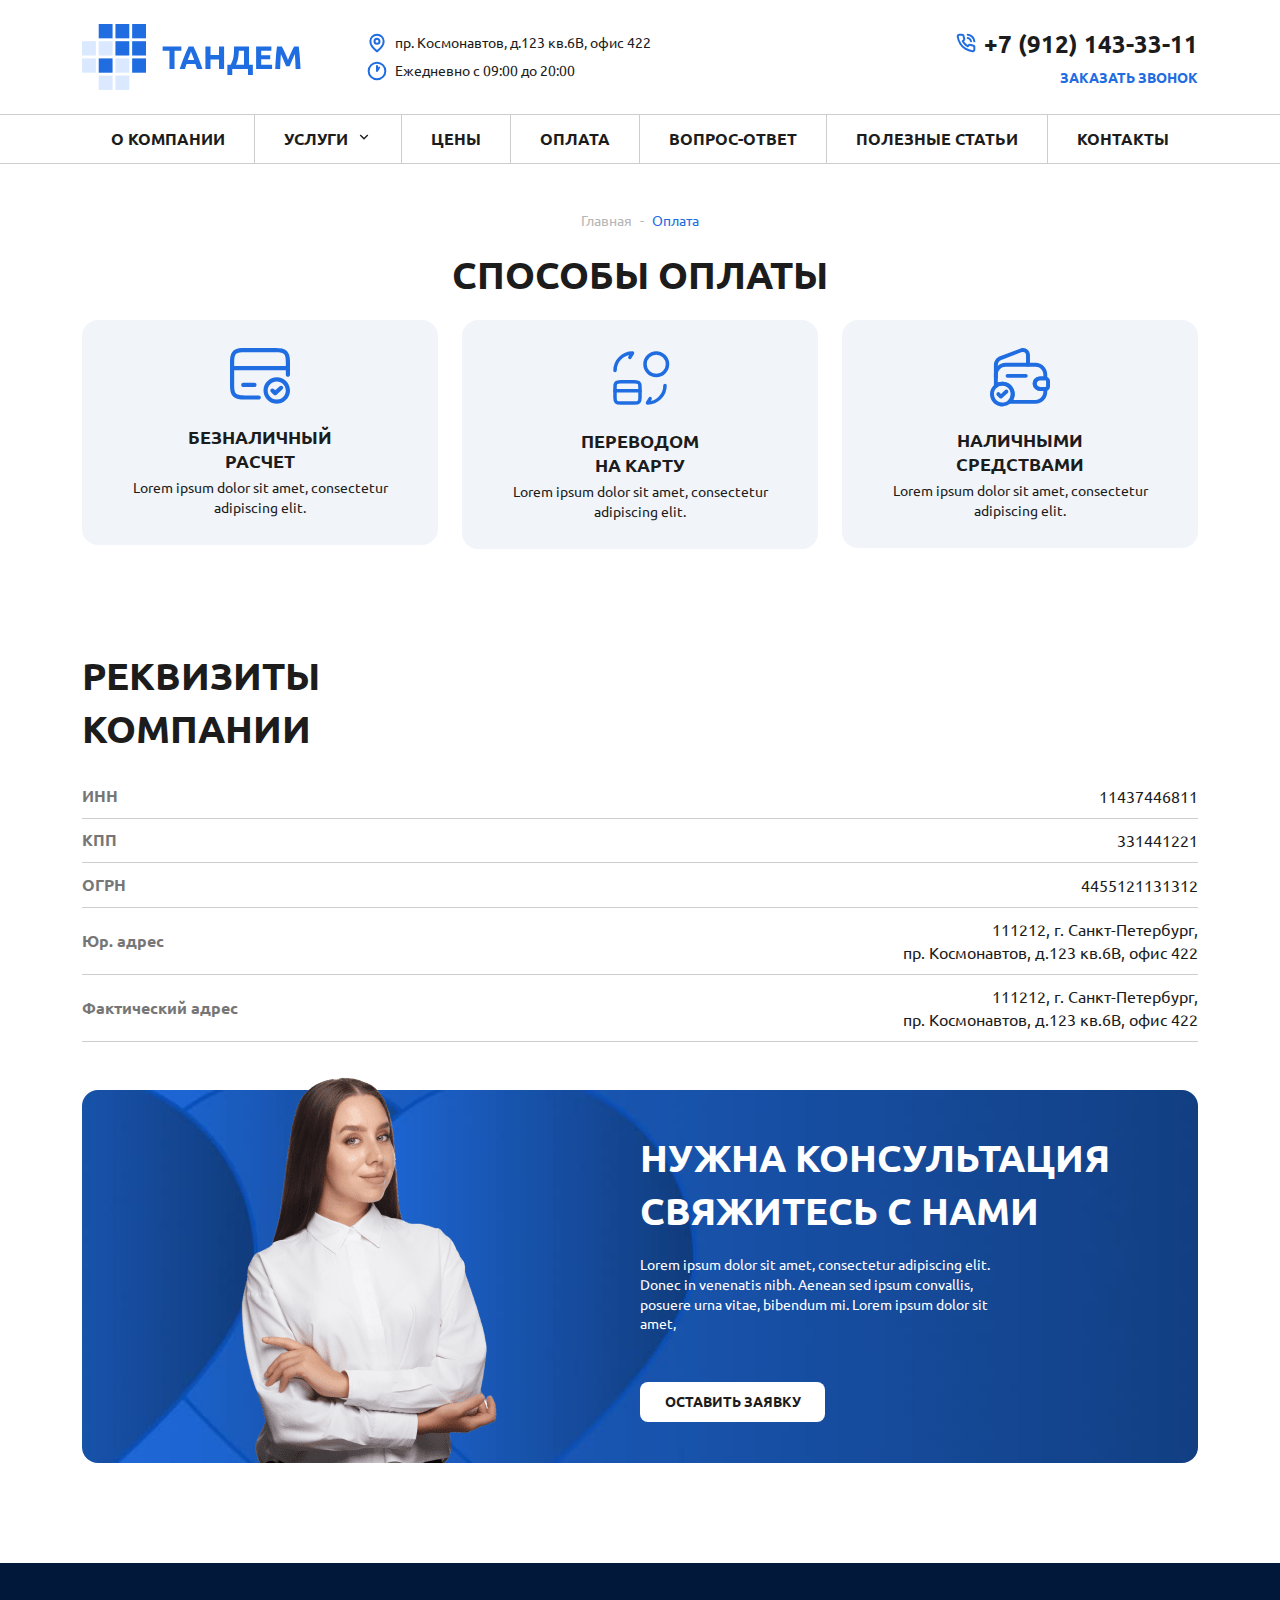
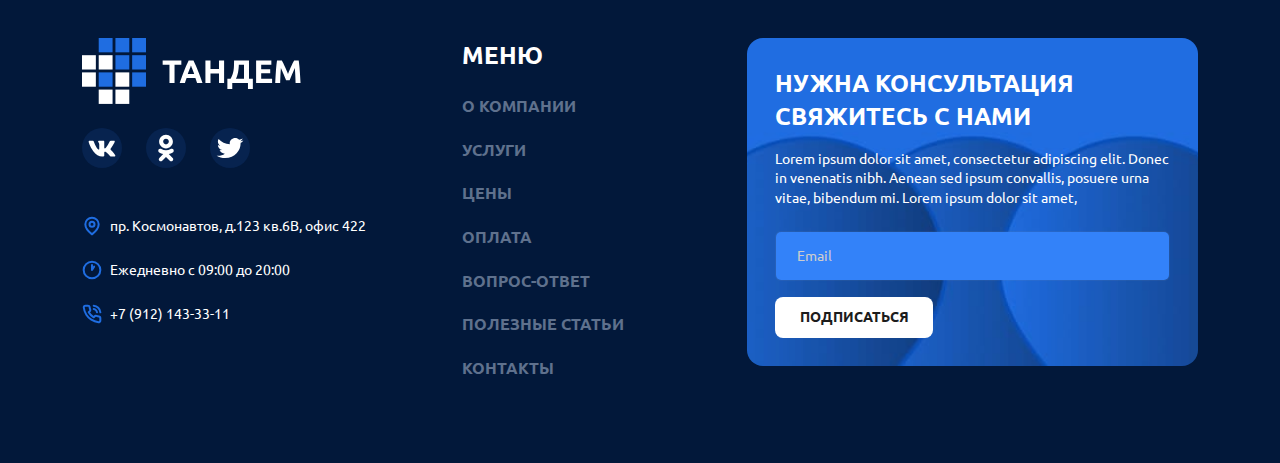
<file: payment.html>
<!DOCTYPE html>
<html lang="ru">
    <head>
        <meta charset="UTF-8">
        <meta name="viewport" content="width=device-width, initial-scale=1.0">
        <link rel="stylesheet" href="css/bootstrap.min.css">
        <link rel="stylesheet" href="css/swiper-bundle.min.css"/>
        <link rel="stylesheet" href="css/style.min.css">
        <title>Тандем</title>
    </head>
<body>
    <header>
        <div class="container px-xxl-5 py-2 py-sm-3 py-md-4">
            <div class="row align-items-center">
                <div class="col-6 col-sm-4 col-lg-3">
                    <a href="index.html">
                        <img src="imgs/logo.svg" alt="logo" class="logo">
                    </a>
                </div>
                <div class="d-none d-lg-block col-4 col-xxl-6">
                    <address class="d-flex align-items-center mb-2">
                        <svg class="color-main" width="20" height="20" viewBox="0 0 20 20" fill="none" xmlns="http://www.w3.org/2000/svg">
                            <path d="M16.6666 8.33334C16.6666 13.3333 9.99992 18.3333 9.99992 18.3333C9.99992 18.3333 3.33325 13.3333 3.33325 8.33334C3.33325 6.56523 4.03563 4.86954 5.28587 3.61929C6.53612 2.36905 8.23181 1.66667 9.99992 1.66667C11.768 1.66667 13.4637 2.36905 14.714 3.61929C15.9642 4.86954 16.6666 6.56523 16.6666 8.33334Z" stroke="currentColor" stroke-width="2" stroke-linecap="round" stroke-linejoin="round"/>
                            <path d="M10 10.8333C11.3807 10.8333 12.5 9.71404 12.5 8.33333C12.5 6.95262 11.3807 5.83333 10 5.83333C8.61929 5.83333 7.5 6.95262 7.5 8.33333C7.5 9.71404 8.61929 10.8333 10 10.8333Z" stroke="currentColor" stroke-width="2" stroke-linecap="round" stroke-linejoin="round"/>
                        </svg>                    
                        <span class="ms-2 flex-1">пр. Космонавтов, д.123 кв.6В, офис 422</span>
                    </address>
                    <div class="d-flex align-items-center">
                        <svg class="color-main" width="20" height="20" viewBox="0 0 20 20" fill="none" xmlns="http://www.w3.org/2000/svg">
                            <path d="M9.99996 18.3333C14.6023 18.3333 18.3333 14.6024 18.3333 10C18.3333 5.39763 14.6023 1.66667 9.99996 1.66667C5.39759 1.66667 1.66663 5.39763 1.66663 10C1.66663 14.6024 5.39759 18.3333 9.99996 18.3333Z" stroke="currentColor" stroke-width="2" stroke-linecap="round" stroke-linejoin="round"/>
                            <path d="M10 5V10L12.0833 6.66667" stroke="currentColor" stroke-width="2" stroke-linecap="round" stroke-linejoin="round"/>
                        </svg>                    
                        <span class="ms-2 flex-1">Ежедневно с 09:00 до 20:00</span>
                    </div>
                </div>
                <div class="col-6 col-sm-8 col-lg-5 col-xxl-3 d-flex justify-content-end align-items-center">
                    <div class="d-none d-sm-block">
                        <a class="d-flex justify-content-end align-items-center mb-2" href="tel:79121433311">
                            <svg class="color-main" width="20" height="20" viewBox="0 0 20 20" fill="none" xmlns="http://www.w3.org/2000/svg">
                                <path d="M18.3333 14.1V16.6C18.3343 16.8321 18.2867 17.0618 18.1937 17.2745C18.1008 17.4871 17.9644 17.678 17.7934 17.8349C17.6224 17.9918 17.4205 18.1112 17.2006 18.1856C16.9808 18.2599 16.7478 18.2876 16.5167 18.2667C13.9523 17.988 11.4892 17.1118 9.32498 15.7083C7.31151 14.4289 5.60443 12.7218 4.32499 10.7083C2.91663 8.53433 2.04019 6.05916 1.76665 3.48333C1.74583 3.25288 1.77321 3.02063 1.84707 2.80135C1.92092 2.58207 2.03963 2.38057 2.19562 2.20968C2.35162 2.03879 2.54149 1.90225 2.75314 1.80876C2.9648 1.71527 3.1936 1.66688 3.42499 1.66666H5.92499C6.32941 1.66268 6.72148 1.80589 7.02812 2.0696C7.33476 2.33332 7.53505 2.69953 7.59165 3.09999C7.69717 3.90005 7.89286 4.6856 8.17499 5.44166C8.2871 5.73993 8.31137 6.06409 8.24491 6.37573C8.17844 6.68737 8.02404 6.97342 7.79998 7.19999L6.74165 8.25833C7.92795 10.3446 9.65536 12.072 11.7417 13.2583L12.8 12.2C13.0266 11.9759 13.3126 11.8215 13.6243 11.7551C13.9359 11.6886 14.26 11.7129 14.5583 11.825C15.3144 12.1071 16.0999 12.3028 16.9 12.4083C17.3048 12.4654 17.6745 12.6693 17.9388 12.9812C18.203 13.2931 18.3435 13.6913 18.3333 14.1Z" stroke="currentColor" stroke-width="2" stroke-linecap="round" stroke-linejoin="round"/>
                                <path d="M11.7084 1.66667C13.4069 1.84565 14.9935 2.599 16.2058 3.80216C17.418 5.00531 18.1833 6.58618 18.375 8.28334" stroke="currentColor" stroke-width="2" stroke-linecap="round" stroke-linejoin="round"/>
                                <path d="M11.7084 5C12.528 5.16161 13.2801 5.56586 13.867 6.16026C14.454 6.75466 14.8487 7.51177 15 8.33333" stroke="currentColor" stroke-width="2" stroke-linecap="round" stroke-linejoin="round"/>
                            </svg>                        
                            <span class="fs-17 fw-7 ms-2">+7 (912) 143-33-11</span>
                        </a>
                        <button type="button" data-bs-toggle="modal" data-bs-target="#callbackModal" class="color-main fw-7 ms-auto text-uppercase">Заказать звонок</button>
                    </div>
                    <a href="tel:79121433311" class="btn-call ms-auto d-sm-none">
                        <svg width="20" height="20" viewBox="0 0 20 20" fill="none" xmlns="http://www.w3.org/2000/svg">
                            <path d="M18.3333 14.1V16.6C18.3343 16.8321 18.2867 17.0618 18.1937 17.2745C18.1008 17.4871 17.9644 17.678 17.7934 17.8349C17.6224 17.9918 17.4205 18.1112 17.2006 18.1856C16.9808 18.2599 16.7478 18.2876 16.5167 18.2667C13.9523 17.988 11.4892 17.1118 9.32498 15.7083C7.31151 14.4289 5.60443 12.7218 4.32499 10.7083C2.91663 8.53433 2.04019 6.05916 1.76665 3.48333C1.74583 3.25288 1.77321 3.02063 1.84707 2.80135C1.92092 2.58207 2.03963 2.38057 2.19562 2.20968C2.35162 2.03879 2.54149 1.90225 2.75314 1.80876C2.9648 1.71527 3.1936 1.66688 3.42499 1.66666H5.92499C6.32941 1.66268 6.72148 1.80589 7.02812 2.0696C7.33476 2.33332 7.53505 2.69953 7.59165 3.09999C7.69717 3.90005 7.89286 4.6856 8.17499 5.44166C8.2871 5.73993 8.31137 6.06409 8.24491 6.37573C8.17844 6.68737 8.02404 6.97342 7.79998 7.19999L6.74165 8.25833C7.92795 10.3446 9.65536 12.072 11.7417 13.2583L12.8 12.2C13.0266 11.9759 13.3126 11.8215 13.6243 11.7551C13.9359 11.6886 14.26 11.7129 14.5583 11.825C15.3144 12.1071 16.0999 12.3028 16.9 12.4083C17.3048 12.4654 17.6745 12.6693 17.9388 12.9812C18.203 13.2931 18.3435 13.6913 18.3333 14.1Z" stroke="currentColor" stroke-width="2" stroke-linecap="round" stroke-linejoin="round"/>
                            <path d="M11.7084 1.66667C13.4069 1.84565 14.9935 2.599 16.2058 3.80216C17.418 5.00531 18.1833 6.58618 18.375 8.28334" stroke="currentColor" stroke-width="2" stroke-linecap="round" stroke-linejoin="round"/>
                            <path d="M11.7084 5C12.528 5.16161 13.2801 5.56586 13.867 6.16026C14.454 6.75466 14.8487 7.51177 15 8.33333" stroke="currentColor" stroke-width="2" stroke-linecap="round" stroke-linejoin="round"/>
                        </svg>
                    </a>
                    <button type="button" data-bs-toggle="offcanvas" data-bs-target="#offcanvasMenu" class="ms-3 ms-sm-4 ms-md-5 d-lg-none btn-primary p-2">
                        <svg width="24" height="24" viewBox="0 0 24 24" fill="none" xmlns="http://www.w3.org/2000/svg">
                            <rect y="5" width="24" height="2" fill="white"/>
                            <rect y="11" width="24" height="2" fill="white"/>
                            <rect y="17" width="24" height="2" fill="white"/>
                        </svg>                                                   
                    </button>
                </div>
            </div>
        </div>

        <nav class="d-none d-lg-block">
            <ul class="container">
                <li>
                    <a href="about.html">О компании</a>
                </li>
                <li class="hover">
                    <a href="" class="hover-link">
                        <span>Услуги</span>
                        <svg width="16" height="16" viewBox="0 0 24 24" fill="none" xmlns="http://www.w3.org/2000/svg">
                            <path d="M12 13.172L16.95 8.222L18.364 9.636L12 16L5.63601 9.636L7.05001 8.222L12 13.172Z" fill="currentColor"/>
                        </svg>
                    </a>
                    <ul class="hover-menu">
                        <li><a href="#">Услуга 1</a></li>
                        <li><a href="#">Услуга 2</a></li>
                        <li><a href="#">Услуга 3</a></li>
                    </ul>
                </li>
                <li>
                    <a href="">Цены</a>
                </li>
                <li>
                    <a href="payment.html">оПЛАТА</a>
                </li>
                <li>
                    <a href="faq.html">Вопрос-ответ</a>
                </li>
                <li>
                    <a href="">Полезные статьи</a>
                </li>
                <li>
                    <a href="contacts.html">кОНТАКТЫ</a>
                </li>
            </ul>
        </nav>
    </header>

    <main class="pt-4 pt-md-5">
        <section class="plus container px-xxl-5">
            <nav>
                <ol class="breadcrumb mt-0">
                    <li class="breadcrumb-item"><a href="#">Главная</a></li>
                    <li class="breadcrumb-item active" aria-current="page">Оплата</li>
                </ol>
            </nav>

            <h2 class="text-center">Способы оплаты</h2>
            
            <div class="row row-cols-sm-2 row-cols-lg-3 justify-content-center g-4">
                <div>
                    <a href="" class="simple-card">
                        <img class="simple-card-icon" src="imgs/icons/card.svg" alt="Безналичный расчет">
                        <div>
                            <h5>Безналичный <br/>расчет</h5>
                            <p>Lorem ipsum dolor sit amet, consectetur adipiscing elit.</p>
                        </div>
                    </a>
                </div>
                <div>
                    <a href="" class="simple-card">
                        <img class="simple-card-icon" src="imgs/icons/transfer.svg" alt="Переводом на карту">
                        <div>
                            <h5>Переводом <br/>на карту</h5>
                            <p>Lorem ipsum dolor sit amet, consectetur adipiscing elit.</p>
                        </div>
                    </a>
                </div>
                <div>
                    <a href="" class="simple-card">
                        <img class="simple-card-icon" src="imgs/icons/cash.svg" alt="Наличными">
                        <div>
                            <h5>Наличными <br/>Средствами</h5>
                            <p>Lorem ipsum dolor sit amet, consectetur adipiscing elit.</p>
                        </div>
                    </a>
                </div>
            </div>
        </section>

        <section class="container px-xxl-5">
            <h2>Реквизиты <br/>компании</h2>
            <ul class="details-list-2">
                <li>
                    <div>ИНН</div>
                    <div>11437446811</div>
                </li>
                <li>
                    <div>КПП</div>
                    <div>331441221</div>
                </li>
                <li>
                    <div>ОГРН</div>
                    <div>4455121131312</div>
                </li>
                <li>
                    <div>Юр. адрес</div>
                    <div>111212, г. Санкт-Петербург, <br/>пр. Космонавтов, д.123 кв.6В, офис 422</div>
                </li>
                <li>
                    <div>Фактический адрес</div>
                    <div>111212, г. Санкт-Петербург, <br/>пр. Космонавтов, д.123 кв.6В, офис 422</div>
                </li>
            </ul>
            <div class="block-callback mt-5">
                <div class="row flex-lg-row-reverse gx-lg-0 justify-content-end align-items-center">
                    <div class="col-12 col-lg-7 col-xl-6">
                        <h2 class="text-center text-lg-start">нУЖНА КОНСУЛЬТАЦИЯ СВЯЖИТЕСЬ С НАМИ</h2>
                        <div class="row">
                            <div class="col-lg-8">
                                <p>Lorem ipsum dolor sit amet, consectetur adipiscing elit. Donec in venenatis nibh. Aenean sed ipsum convallis, posuere urna vitae, bibendum mi. Lorem ipsum dolor sit amet, </p>
                            </div>
                        </div>
                        <button type="button" data-bs-toggle="modal" data-bs-target="#callbackModal" class="btn-secondary mx-auto mx-lg-0 mt-4 mt-lg-5">оСТАВИТЬ ЗАЯВКУ</button>
                    </div>
                    <div class="col-12 col-lg-5 col-xl-6">
                        <img src="imgs/woman2.png" alt="КОНСУЛЬТАЦИЯ" class="img-fluid">
                    </div>
                </div>
            </div>
        </section>
    </main>

    <footer>
        <div class="container px-xxl-5">
            <div class="row">
                <div class="col-12 col-sm-6 col-lg-4">
                    <img src="imgs/logo-white.svg" alt="Парадис нерудные материалы">
                    <ul class="social list-unstyled mt-4">
                        <li class="me-4">
                            <a href="">
                                <svg width="40" height="40" viewBox="0 0 40 40" fill="none" xmlns="http://www.w3.org/2000/svg">
                                    <path fill-rule="evenodd" clip-rule="evenodd" d="M32.7216 13.7784C32.907 13.1603 32.7216 12.7061 31.8393 12.7061H28.9219C28.1801 12.7061 27.8384 13.0984 27.6529 13.5312C27.6529 13.5312 26.1692 17.1473 24.0675 19.4962C23.3875 20.1761 23.0785 20.3922 22.7076 20.3922C22.5221 20.3922 22.2537 20.1761 22.2537 19.5581V13.7784C22.2537 13.0365 22.0385 12.7061 21.4202 12.7061H16.8358C16.3723 12.7061 16.0935 13.0503 16.0935 13.3766C16.0935 14.0799 17.1442 14.242 17.2526 16.22V20.5162C17.2526 21.4581 17.0825 21.629 16.7116 21.629C15.7226 21.629 13.3171 17.9965 11.8901 13.8403C11.6104 13.0324 11.3299 12.7061 10.5843 12.7061H7.66698C6.83345 12.7061 6.66675 13.0984 6.66675 13.5312C6.66675 14.3039 7.65594 18.1365 11.272 23.2052C13.683 26.6664 17.0792 28.5431 20.1699 28.5431C22.0245 28.5431 22.2537 28.1263 22.2537 27.4084V24.7922C22.2537 23.9587 22.4294 23.7924 23.0164 23.7924C23.4494 23.7924 24.191 24.0087 25.9221 25.6776C27.9 27.6554 28.2259 28.5431 29.3387 28.5431H32.2561C33.0896 28.5431 33.5063 28.1263 33.2659 27.3038C33.0029 26.4841 32.0585 25.295 30.8053 23.8851C30.1253 23.0814 29.1053 22.216 28.7965 21.7834C28.3637 21.227 28.4873 20.9799 28.7965 20.4856C28.7965 20.4856 32.3507 15.4786 32.7216 13.7786V13.7784Z" fill="currentColor"/>
                                </svg>                                    
                            </a>
                        </li>
                        <li class="me-4">
                            <a href="">
                                <svg width="40" height="40" viewBox="0 0 40 40" fill="none" xmlns="http://www.w3.org/2000/svg">
                                    <path d="M19.9997 10.7005C21.5711 10.7005 22.8492 11.9786 22.8492 13.55C22.8492 15.12 21.5707 16.3982 19.9997 16.3982C18.4293 16.3982 17.1509 15.12 17.1509 13.55C17.1505 11.9783 18.4297 10.7005 19.9997 10.7005ZM19.9997 20.4297C23.7953 20.4297 26.882 17.344 26.882 13.55C26.882 9.75403 23.7957 6.66699 19.9997 6.66699C16.2044 6.66699 13.1174 9.75436 13.1174 13.55C13.1174 17.344 16.2044 20.4297 19.9997 20.4297ZM22.784 26.0434C24.1998 25.721 25.5509 25.1615 26.7803 24.3887C27.2328 24.104 27.5537 23.6511 27.6724 23.1298C27.7911 22.6084 27.6978 22.0613 27.4131 21.6087C27.2723 21.3844 27.0886 21.19 26.8726 21.0367C26.6566 20.8835 26.4125 20.7743 26.1543 20.7154C25.8961 20.6565 25.6288 20.6492 25.3677 20.6937C25.1066 20.7382 24.8569 20.8338 24.6327 20.9749C21.8132 22.7475 18.1843 22.7462 15.367 20.9749C15.1429 20.8337 14.8932 20.7381 14.6321 20.6936C14.3711 20.6491 14.1038 20.6564 13.8456 20.7153C13.5874 20.7742 13.3433 20.8834 13.1273 21.0367C12.9114 21.19 12.7278 21.3843 12.587 21.6087C12.3022 22.0611 12.2088 22.6082 12.3272 23.1295C12.4457 23.6509 12.7664 24.1038 13.2188 24.3887C14.4481 25.1612 15.7989 25.7207 17.2144 26.0434L13.3671 29.8914C12.989 30.2696 12.7766 30.7825 12.7767 31.3173C12.7768 31.8521 12.9894 32.365 13.3676 32.7431C13.7458 33.1211 14.2587 33.3335 14.7935 33.3334C15.3283 33.3333 15.8412 33.1208 16.2192 32.7426L19.9991 28.9621L23.7812 32.7429C23.9682 32.9302 24.1903 33.0787 24.4347 33.1801C24.6792 33.2815 24.9413 33.3337 25.2059 33.3337C25.4706 33.3337 25.7327 33.2815 25.9771 33.1801C26.2216 33.0787 26.4437 32.9302 26.6307 32.7429C26.8183 32.5559 26.9671 32.3338 27.0686 32.0891C27.1701 31.8445 27.2224 31.5823 27.2224 31.3175C27.2224 31.0526 27.1701 30.7904 27.0686 30.5458C26.9671 30.3012 26.8183 30.079 26.6307 29.8921L22.784 26.0434Z" fill="currentColor"/>
                                </svg>                                    
                            </a>
                        </li>
                        <li class="me-4">
                            <a href="">
                                <svg width="40" height="40" viewBox="0 0 40 40" fill="none" xmlns="http://www.w3.org/2000/svg">
                                    <path d="M33.3334 12.4359C32.381 12.8205 31.2926 13.0769 30.2042 13.2051C31.2926 12.5641 32.245 11.5385 32.6531 10.3846C31.5647 11.0256 30.4763 11.4103 29.1157 11.6667C28.1634 10.641 26.6667 10 25.1701 10C22.1769 10 19.728 12.3077 19.728 15.1282C19.728 15.5128 19.728 15.8974 19.864 16.282C15.3742 16.0256 11.2926 13.9744 8.5715 10.8974C8.16334 11.6667 7.89123 12.5641 7.89123 13.4615C7.89123 15.2564 8.84362 16.7949 10.3402 17.6923C9.38783 17.6923 8.5715 17.4359 7.89123 17.0513C7.89123 19.4872 9.79599 21.6667 12.245 22.0513C11.8368 22.1795 11.2926 22.1795 10.7484 22.1795C10.3402 22.1795 10.0681 22.1795 9.65994 22.0513C10.3402 24.1026 12.381 25.641 14.83 25.641C12.9253 27.0513 10.6123 27.8205 8.02729 27.8205C7.61913 27.8205 7.21097 27.8205 6.66675 27.6923C9.11573 29.1026 11.9729 30 15.1021 30C25.1702 30 30.6123 22.1795 30.6123 15.3846V14.7436C31.7008 14.359 32.6531 13.4615 33.3334 12.4359Z" fill="currentColor"/>
                                </svg>                                    
                            </a>
                        </li>
                    </ul>
                    <ul class="list-unstyled mt-5">
                        <li class="mb-4">
                            <address class="d-flex align-items-center justify-content-center justify-content-sm-start">
                                <svg class="color-main" width="20" height="20" viewBox="0 0 20 20" fill="none" xmlns="http://www.w3.org/2000/svg">
                                    <path d="M16.6666 8.33366C16.6666 13.3337 9.99992 18.3337 9.99992 18.3337C9.99992 18.3337 3.33325 13.3337 3.33325 8.33366C3.33325 6.56555 4.03563 4.86986 5.28587 3.61961C6.53612 2.36937 8.23181 1.66699 9.99992 1.66699C11.768 1.66699 13.4637 2.36937 14.714 3.61961C15.9642 4.86986 16.6666 6.56555 16.6666 8.33366Z" stroke="currentColor" stroke-width="2" stroke-linecap="round" stroke-linejoin="round"/>
                                    <path d="M10 10.833C11.3807 10.833 12.5 9.71372 12.5 8.33301C12.5 6.9523 11.3807 5.83301 10 5.83301C8.61929 5.83301 7.5 6.9523 7.5 8.33301C7.5 9.71372 8.61929 10.833 10 10.833Z" stroke="currentColor" stroke-width="2" stroke-linecap="round" stroke-linejoin="round"/>
                                </svg>                                    
                                <span class="ms-2 flex-1">пр. Космонавтов, д.123 кв.6В, офис 422</span>
                            </address>
                        </li>
                        <li class="mb-4">
                            <div class="d-flex align-items-center justify-content-center justify-content-sm-start">
                                <svg class="color-main" width="20" height="20" viewBox="0 0 20 20" fill="none" xmlns="http://www.w3.org/2000/svg">
                                    <path d="M10.0001 18.3337C14.6025 18.3337 18.3334 14.6027 18.3334 10.0003C18.3334 5.39795 14.6025 1.66699 10.0001 1.66699C5.39771 1.66699 1.66675 5.39795 1.66675 10.0003C1.66675 14.6027 5.39771 18.3337 10.0001 18.3337Z" stroke="currentColor" stroke-width="2" stroke-linecap="round" stroke-linejoin="round"/>
                                    <path d="M10 5V10L12.0833 6.66667" stroke="currentColor" stroke-width="2" stroke-linecap="round" stroke-linejoin="round"/>
                                </svg>                                    
                                <span class="ms-2 flex-1">Ежедневно с 09:00 до 20:00</span>
                            </div>
                        </li>
                        <li>
                            <div class="d-flex align-items-center justify-content-center justify-content-sm-start">
                                <svg class="color-main" width="20" height="20" viewBox="0 0 20 20" fill="none" xmlns="http://www.w3.org/2000/svg">
                                    <path d="M18.3334 14.1004V16.6004C18.3344 16.8325 18.2868 17.0622 18.1939 17.2749C18.1009 17.4875 17.9645 17.6784 17.7935 17.8353C17.6225 17.9922 17.4206 18.1116 17.2007 18.186C16.9809 18.2603 16.7479 18.288 16.5168 18.2671C13.9525 17.9884 11.4893 17.1122 9.32511 15.7087C7.31163 14.4293 5.60455 12.7222 4.32511 10.7087C2.91676 8.53474 2.04031 6.05957 1.76677 3.48374C1.74595 3.2533 1.77334 3.02104 1.84719 2.80176C1.92105 2.58248 2.03975 2.38098 2.19575 2.21009C2.35174 2.0392 2.54161 1.90266 2.75327 1.80917C2.96492 1.71569 3.19372 1.66729 3.42511 1.66707H5.92511C6.32953 1.66309 6.7216 1.80631 7.02824 2.07002C7.33488 2.33373 7.53517 2.69995 7.59177 3.10041C7.69729 3.90046 7.89298 4.68601 8.17511 5.44207C8.28723 5.74034 8.31149 6.0645 8.24503 6.37614C8.17857 6.68778 8.02416 6.97383 7.80011 7.20041L6.74177 8.25874C7.92807 10.345 9.65549 12.0724 11.7418 13.2587L12.8001 12.2004C13.0267 11.9764 13.3127 11.8219 13.6244 11.7555C13.936 11.689 14.2602 11.7133 14.5584 11.8254C15.3145 12.1075 16.1001 12.3032 16.9001 12.4087C17.3049 12.4658 17.6746 12.6697 17.9389 12.9817C18.2032 13.2936 18.3436 13.6917 18.3334 14.1004Z" stroke="currentColor" stroke-width="2" stroke-linecap="round" stroke-linejoin="round"/>
                                    <path d="M11.7083 1.66699C13.4068 1.84597 14.9934 2.59932 16.2056 3.80248C17.4179 5.00563 18.1832 6.5865 18.3749 8.28366" stroke="currentColor" stroke-width="2" stroke-linecap="round" stroke-linejoin="round"/>
                                    <path d="M11.7083 5C12.5278 5.16161 13.2799 5.56586 13.8669 6.16026C14.4539 6.75466 14.8486 7.51177 14.9999 8.33333" stroke="currentColor" stroke-width="2" stroke-linecap="round" stroke-linejoin="round"/>
                                </svg>                                                                       
                                <a href="tel:+79121433311" class="ms-2 flex-1">+7 (912) 143-33-11</a>
                            </div>
                        </li>
                    </ul>
                </div>
                <div class="d-none d-sm-block col-6 col-lg-3">
                    <h3 class="mb-4">меню</h3>
                    <ul class="list-unstyled menu">
                        <li><a href="">О компании</a></li>
                        <li><a href="">Услуги</a></li>
                        <li><a href="">Цены</a></li>
                        <li><a href="">Оплата</a></li>
                        <li><a href="">Вопрос-ответ</a></li>
                        <li><a href="">Полезные статьи</a></li>
                        <li><a href="">Контакты</a></li>
                    </ul>
                </div>
                <div class="col-12 col-lg-5 mt-4 mt-lg-0">
                    <form action="" class="callbackForm">
                        <h3>нУЖНА КОНСУЛЬТАЦИЯ СВЯЖИТЕСЬ С НАМИ</h3>
                        <p class="mb-4">Lorem ipsum dolor sit amet, consectetur adipiscing elit. Donec in venenatis nibh. Aenean sed ipsum convallis, posuere urna vitae, bibendum mi. Lorem ipsum dolor sit amet, </p>
                        <input type="email" class="form-control" placeholder="Email">
                        <button type="submit" class="btn-secondary mt-3">Подписаться</button>
                    </form>
                </div>
            </div>
        </div>
    </footer>

    <div class="modal fade" id="callbackModal" tabindex="-1" aria-hidden="true">
        <div class="modal-dialog">
            <div class="modal-content p-0">
                <div class="modal-body p-0">
                    <form action="" class="callbackForm">
                        <div class="d-flex justify-content-between align-items-center mb-4">
                            <h3 class="mb-0">СВЯЖИТЕСЬ С НАМИ</h3>
                            <button type="button" class="btn-secondary p-1" data-bs-dismiss="modal">
                                <svg width="1.5em" height="1.5em" viewBox="0 0 25 24" fill="none" xmlns="http://www.w3.org/2000/svg">
                                    <path fill-rule="evenodd" clip-rule="evenodd" d="M4.45209 3.46967C4.74498 3.17678 5.21986 3.17678 5.51275 3.46967L21.5128 19.4697C21.8056 19.7626 21.8056 20.2374 21.5128 20.5303C21.2199 20.8232 20.745 20.8232 20.4521 20.5303L4.45209 4.53033C4.1592 4.23744 4.1592 3.76256 4.45209 3.46967Z" fill="black"/>
                                    <path fill-rule="evenodd" clip-rule="evenodd" d="M21.5128 3.46967C21.8056 3.76256 21.8056 4.23744 21.5128 4.53033L5.51275 20.5303C5.21986 20.8232 4.74498 20.8232 4.45209 20.5303C4.1592 20.2374 4.1592 19.7626 4.45209 19.4697L20.4521 3.46967C20.745 3.17678 21.2199 3.17678 21.5128 3.46967Z" fill="black"/>
                                </svg>                            
                            </button>
                        </div>
                        
                        <input type="text" class="form-control" placeholder="Ваше имя">
                        <input type="tel" class="form-control mt-3" placeholder="Номер телефона">
                        <label class="form-check mt-3">
                            <input class="form-check-input" type="checkbox" value="">
                            <div class="form-check-text">
                                Я согласен на обработку <a href="">персональных данных</a>
                            </div>
                        </label>
                        <button type="submit" class="btn-secondary mt-3">Заказать звонок</button>
                    </form>
                </div>
            </div>
        </div>
    </div>

    <div class="offcanvas offcanvas-end" tabindex="-1" id="offcanvasMenu">
        <div class="offcanvas-header">
            <img class="d-lg-none logo w-50" src="imgs/logo.svg" alt="Парадис">
            <button type="button" class="btn-primary p-1" data-bs-dismiss="offcanvas">
                <svg width="24" height="24" viewBox="0 0 24 24" fill="none" xmlns="http://www.w3.org/2000/svg">
                    <path fill-rule="evenodd" clip-rule="evenodd" d="M3.46967 3.46967C3.76256 3.17678 4.23744 3.17678 4.53033 3.46967L20.5303 19.4697C20.8232 19.7626 20.8232 20.2374 20.5303 20.5303C20.2374 20.8232 19.7626 20.8232 19.4697 20.5303L3.46967 4.53033C3.17678 4.23744 3.17678 3.76256 3.46967 3.46967Z" fill="white"/>
                    <path fill-rule="evenodd" clip-rule="evenodd" d="M20.5303 3.46967C20.8232 3.76256 20.8232 4.23744 20.5303 4.53033L4.53033 20.5303C4.23744 20.8232 3.76256 20.8232 3.46967 20.5303C3.17678 20.2374 3.17678 19.7626 3.46967 19.4697L19.4697 3.46967C19.7626 3.17678 20.2374 3.17678 20.5303 3.46967Z" fill="white"/>
                </svg>                    
            </button>
        </div>
        <div class="offcanvas-body">
            <ul>
                <li>
                    <a href="">О компании</a>
                </li>
                <li>
                    <div class="d-flex w-100">
                        <a href="">Услуги</a>
                        <button class="ms-auto" type="button" data-bs-toggle="collapse" data-bs-target="#collapseMenu" aria-expanded="false">
                            <svg width="24" height="24" viewBox="0 0 24 24" fill="none" xmlns="http://www.w3.org/2000/svg">
                                <path d="M12 13.172L16.95 8.222L18.364 9.636L12 16L5.63601 9.636L7.05001 8.222L12 13.172Z" fill="currentColor"/>
                            </svg>
                        </button>
                    </div>
                    <ul class="collapse" id="collapseMenu">
                        <li><a href="#">Услуги 1</a></li>
                        <li><a href="#">Услуги 2</a></li>
                        <li><a href="#">Услуги 3</a></li>
                    </ul>
                </li>
                <li>
                    <a href="">Цены</a>
                </li>
                <li>
                    <a href="">Оплата</a>
                </li>
                <li>
                    <a href="">Вопрос-ответ</a>
                </li>
                <li>
                    <a href="">Полезные статьи</a>
                </li>
                <li>
                    <a href="">Контакты</a>
                </li>
            </ul>
        </div>
        <div class="offcanvas-footer">
            <address class="d-flex align-items-center">
                <svg class="color-main" width="20" height="20" viewBox="0 0 20 20" fill="none" xmlns="http://www.w3.org/2000/svg">
                    <path d="M16.6666 8.33334C16.6666 13.3333 9.99992 18.3333 9.99992 18.3333C9.99992 18.3333 3.33325 13.3333 3.33325 8.33334C3.33325 6.56523 4.03563 4.86954 5.28587 3.61929C6.53612 2.36905 8.23181 1.66667 9.99992 1.66667C11.768 1.66667 13.4637 2.36905 14.714 3.61929C15.9642 4.86954 16.6666 6.56523 16.6666 8.33334Z" stroke="currentColor" stroke-width="2" stroke-linecap="round" stroke-linejoin="round"/>
                    <path d="M10 10.8333C11.3807 10.8333 12.5 9.71404 12.5 8.33333C12.5 6.95262 11.3807 5.83333 10 5.83333C8.61929 5.83333 7.5 6.95262 7.5 8.33333C7.5 9.71404 8.61929 10.8333 10 10.8333Z" stroke="currentColor" stroke-width="2" stroke-linecap="round" stroke-linejoin="round"/>
                </svg>                    
                <span class="ms-2 flex-1">пр. Космонавтов, д.123 кв.6В, офис 422</span>
            </address>
            <div class="d-flex align-items-center mt-3">
                <svg class="color-main" width="20" height="20" viewBox="0 0 20 20" fill="none" xmlns="http://www.w3.org/2000/svg">
                    <path d="M9.99996 18.3333C14.6023 18.3333 18.3333 14.6024 18.3333 10C18.3333 5.39763 14.6023 1.66667 9.99996 1.66667C5.39759 1.66667 1.66663 5.39763 1.66663 10C1.66663 14.6024 5.39759 18.3333 9.99996 18.3333Z" stroke="currentColor" stroke-width="2" stroke-linecap="round" stroke-linejoin="round"/>
                    <path d="M10 5V10L12.0833 6.66667" stroke="currentColor" stroke-width="2" stroke-linecap="round" stroke-linejoin="round"/>
                </svg>                    
                <span class="ms-2 flex-1">Ежедневно с 09:00 до 20:00</span>
            </div>
            <a class="d-flex align-items-center mt-3 mb-2" href="tel:+79121433311">
                <svg class="color-main" width="20" height="20" viewBox="0 0 20 20" fill="none" xmlns="http://www.w3.org/2000/svg">
                    <path d="M18.3333 14.1V16.6C18.3343 16.8321 18.2867 17.0618 18.1937 17.2745C18.1008 17.4871 17.9644 17.678 17.7934 17.8349C17.6224 17.9918 17.4205 18.1112 17.2006 18.1856C16.9808 18.2599 16.7478 18.2876 16.5167 18.2667C13.9523 17.988 11.4892 17.1118 9.32498 15.7083C7.31151 14.4289 5.60443 12.7218 4.32499 10.7083C2.91663 8.53433 2.04019 6.05916 1.76665 3.48333C1.74583 3.25288 1.77321 3.02063 1.84707 2.80135C1.92092 2.58207 2.03963 2.38057 2.19562 2.20968C2.35162 2.03879 2.54149 1.90225 2.75314 1.80876C2.9648 1.71527 3.1936 1.66688 3.42499 1.66666H5.92499C6.32941 1.66268 6.72148 1.80589 7.02812 2.0696C7.33476 2.33332 7.53505 2.69953 7.59165 3.09999C7.69717 3.90005 7.89286 4.6856 8.17499 5.44166C8.2871 5.73993 8.31137 6.06409 8.24491 6.37573C8.17844 6.68737 8.02404 6.97342 7.79998 7.19999L6.74165 8.25833C7.92795 10.3446 9.65536 12.072 11.7417 13.2583L12.8 12.2C13.0266 11.9759 13.3126 11.8215 13.6243 11.7551C13.9359 11.6886 14.26 11.7129 14.5583 11.825C15.3144 12.1071 16.0999 12.3028 16.9 12.4083C17.3048 12.4654 17.6745 12.6693 17.9388 12.9812C18.203 13.2931 18.3435 13.6913 18.3333 14.1Z" stroke="currentColor" stroke-width="2" stroke-linecap="round" stroke-linejoin="round"/>
                    <path d="M11.7084 1.66667C13.4069 1.84565 14.9935 2.599 16.2058 3.80216C17.418 5.00531 18.1833 6.58618 18.375 8.28334" stroke="currentColor" stroke-width="2" stroke-linecap="round" stroke-linejoin="round"/>
                    <path d="M11.7084 5C12.528 5.16161 13.2801 5.56586 13.867 6.16026C14.454 6.75466 14.8487 7.51177 15 8.33333" stroke="currentColor" stroke-width="2" stroke-linecap="round" stroke-linejoin="round"/>
                </svg>                        
                <span class="fs-17 fw-7 ms-2 flex-1">+7 (912) 143-33-11</span>
            </a>
            <button type="button" data-bs-toggle="modal" data-bs-target="#callbackModal" class="color-main fw-7 text-uppercase ms-4 mt-2">Заказать звонок</button>
        </div>
    </div>

    <script src="js/bootstrap.bundle.min.js"></script>
    <script src="js/swiper-bundle.min.js"></script>
    <script src="js/slider.js"></script>
    <script src="js/fslightbox.js"></script>
</body>
</html>
</file>
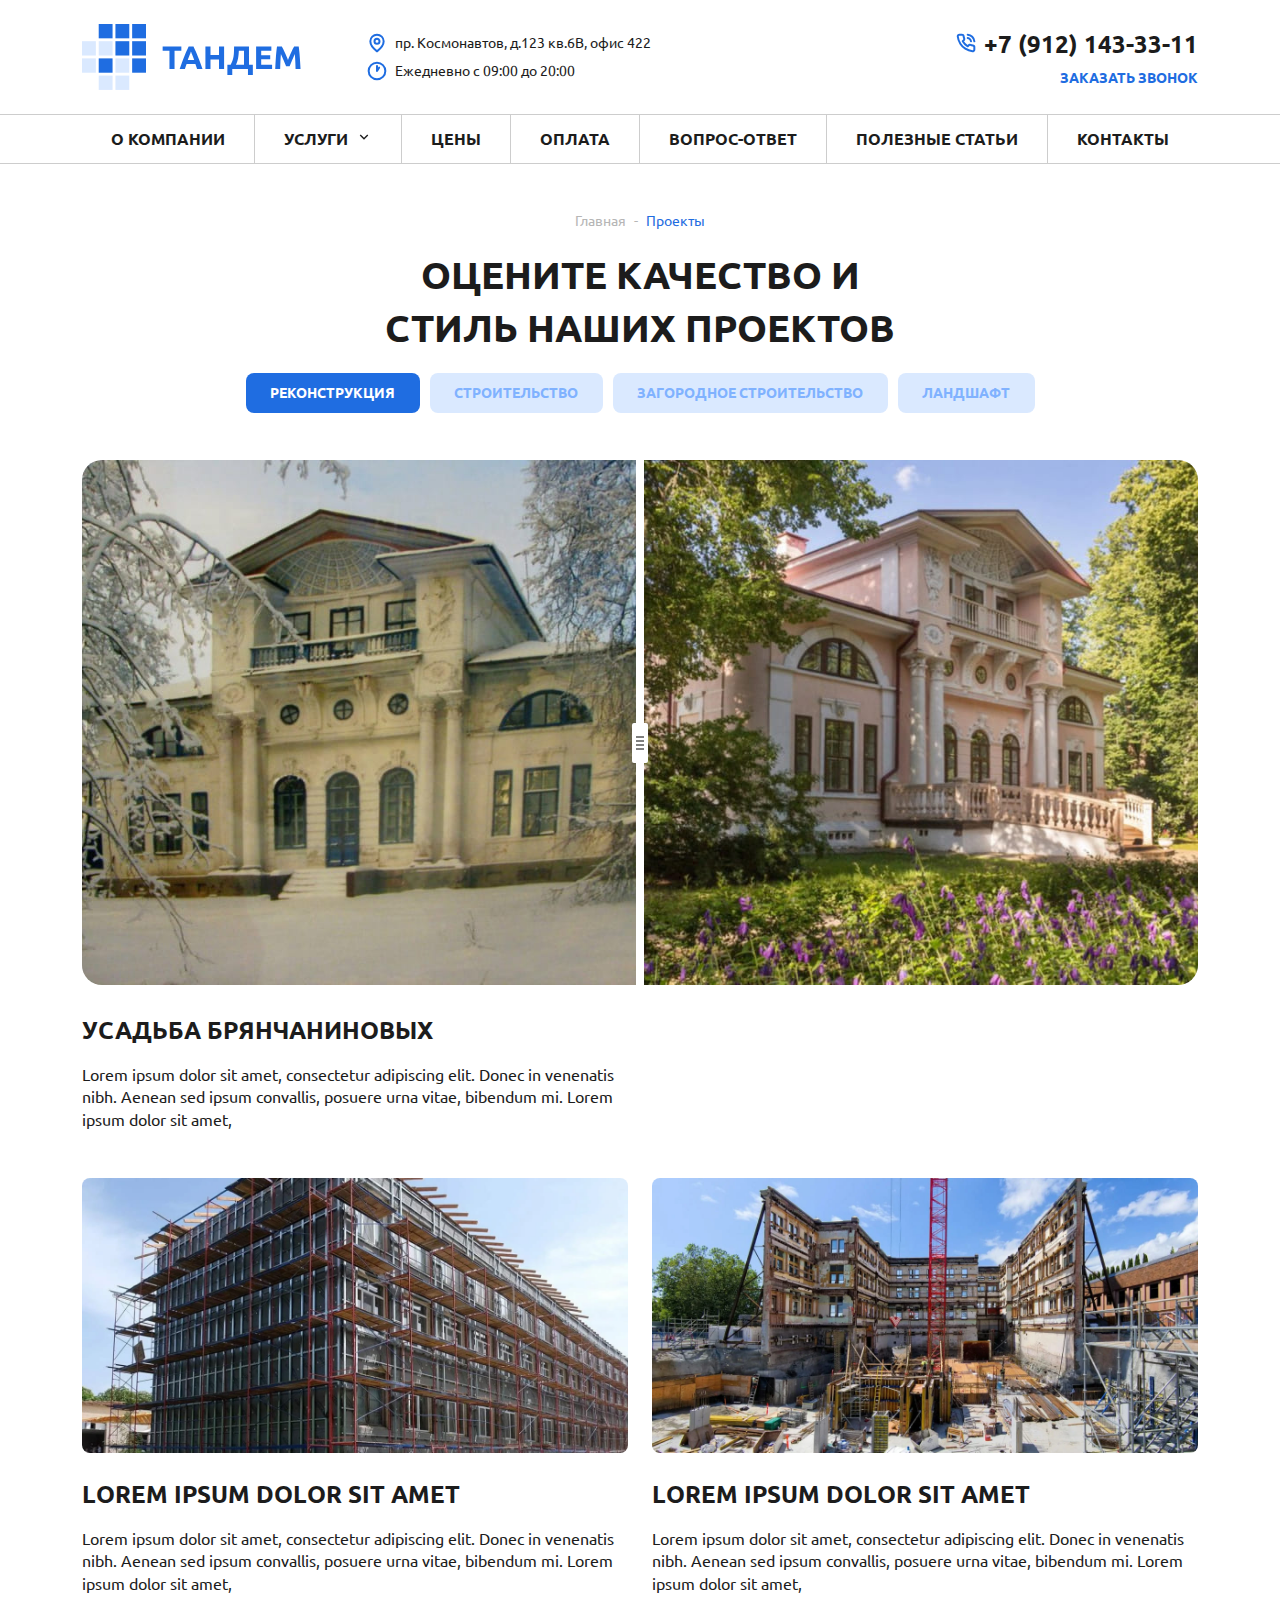
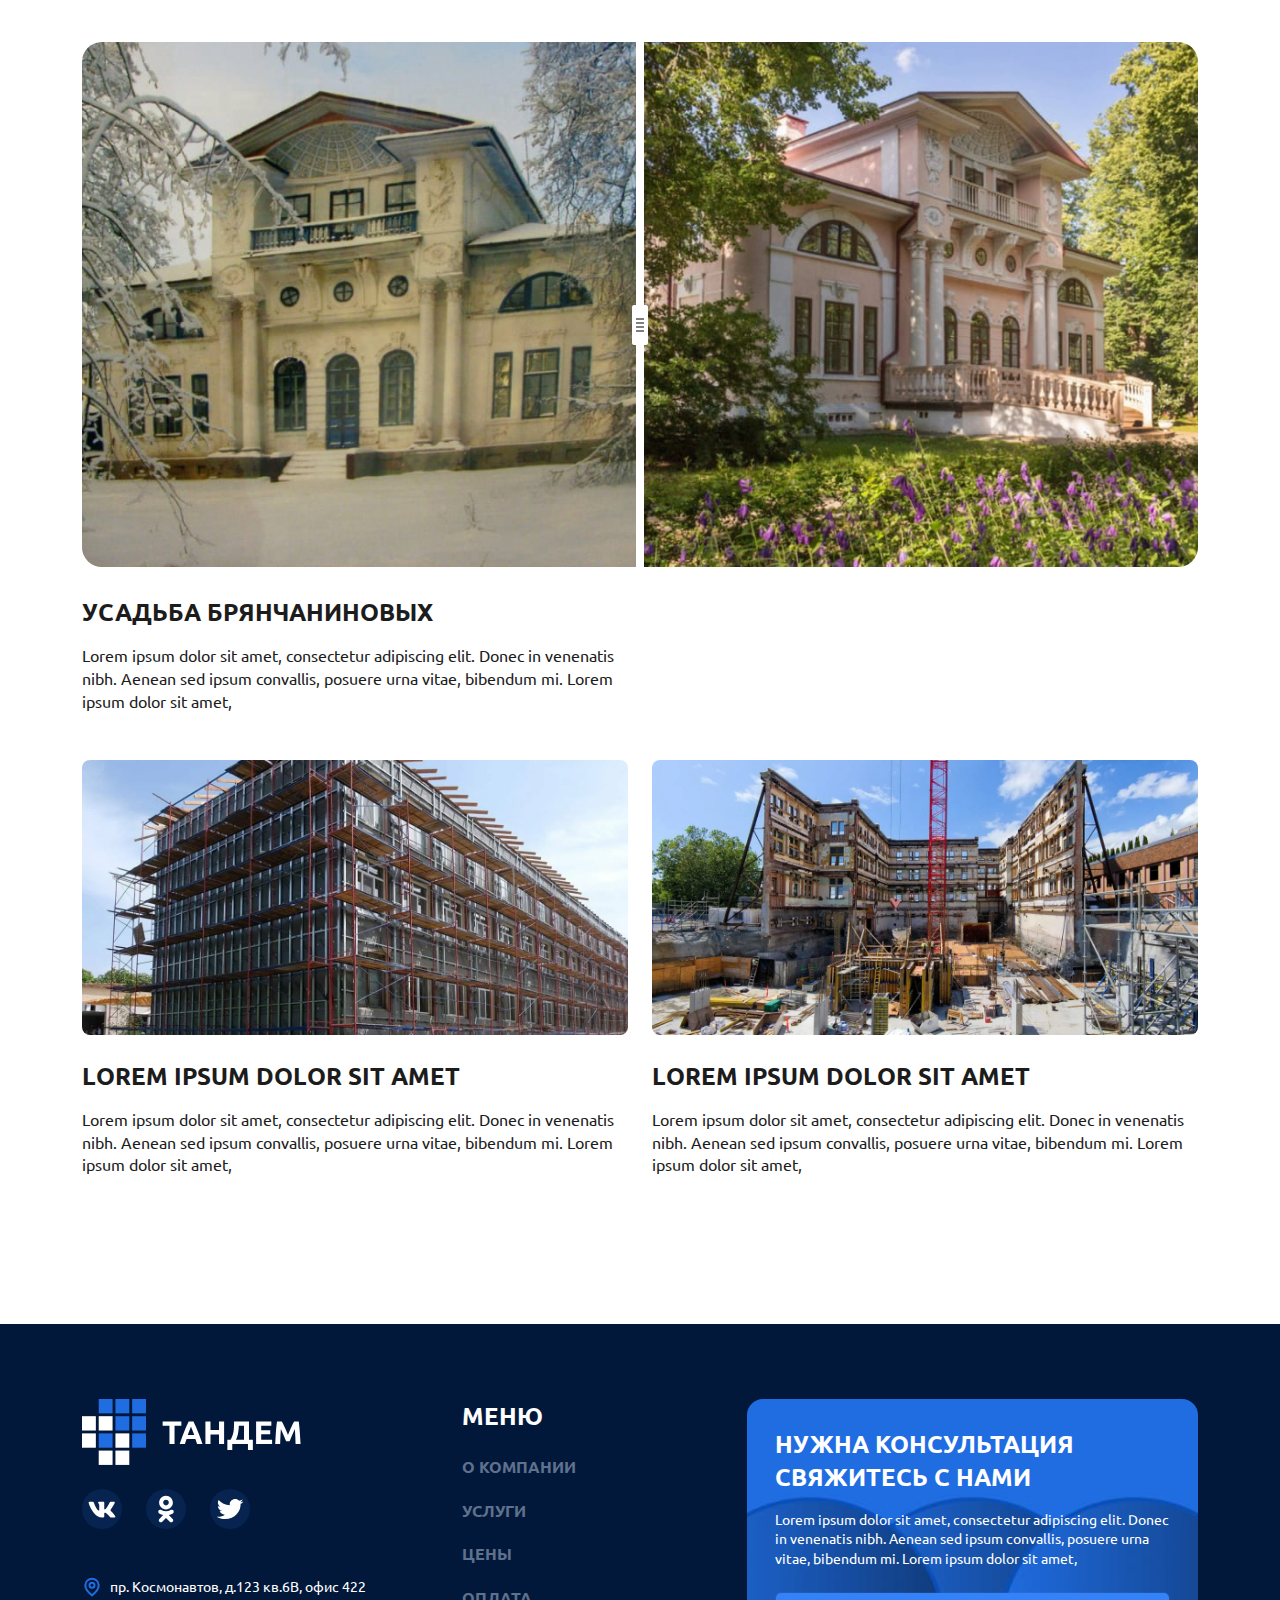
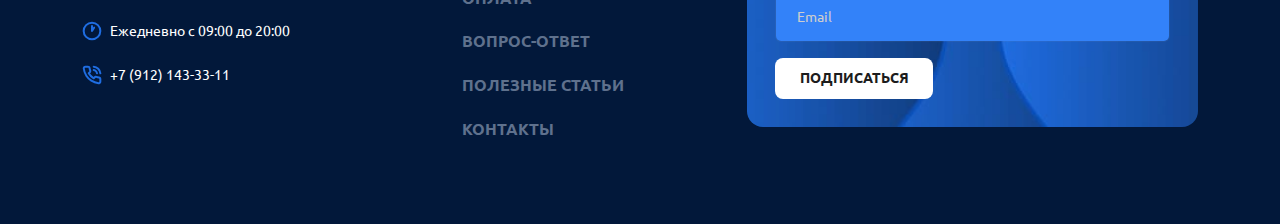
<file: portfolio.html>
<!DOCTYPE html>
<html lang="ru">
<head>
    <meta charset="UTF-8">
    <meta name="viewport" content="width=device-width, initial-scale=1.0">
    <link rel="stylesheet" href="css/bootstrap.min.css">
    <link rel="stylesheet" href="css/swiper-bundle.min.css"/>
    <link rel="stylesheet" href="css/style.min.css">
    <title>Тандем</title>
</head>
<body>
    <header>
        <div class="container px-xxl-5 py-2 py-sm-3 py-md-4">
            <div class="row align-items-center">
                <div class="col-6 col-sm-4 col-lg-3">
                    <a href="index.html">
                        <img src="imgs/logo.svg" alt="logo" class="logo">
                    </a>
                </div>
                <div class="d-none d-lg-block col-4 col-xxl-6">
                    <address class="d-flex align-items-center mb-2">
                        <svg class="color-main" width="20" height="20" viewBox="0 0 20 20" fill="none" xmlns="http://www.w3.org/2000/svg">
                            <path d="M16.6666 8.33334C16.6666 13.3333 9.99992 18.3333 9.99992 18.3333C9.99992 18.3333 3.33325 13.3333 3.33325 8.33334C3.33325 6.56523 4.03563 4.86954 5.28587 3.61929C6.53612 2.36905 8.23181 1.66667 9.99992 1.66667C11.768 1.66667 13.4637 2.36905 14.714 3.61929C15.9642 4.86954 16.6666 6.56523 16.6666 8.33334Z" stroke="currentColor" stroke-width="2" stroke-linecap="round" stroke-linejoin="round"/>
                            <path d="M10 10.8333C11.3807 10.8333 12.5 9.71404 12.5 8.33333C12.5 6.95262 11.3807 5.83333 10 5.83333C8.61929 5.83333 7.5 6.95262 7.5 8.33333C7.5 9.71404 8.61929 10.8333 10 10.8333Z" stroke="currentColor" stroke-width="2" stroke-linecap="round" stroke-linejoin="round"/>
                        </svg>                    
                        <span class="ms-2 flex-1">пр. Космонавтов, д.123 кв.6В, офис 422</span>
                    </address>
                    <div class="d-flex align-items-center">
                        <svg class="color-main" width="20" height="20" viewBox="0 0 20 20" fill="none" xmlns="http://www.w3.org/2000/svg">
                            <path d="M9.99996 18.3333C14.6023 18.3333 18.3333 14.6024 18.3333 10C18.3333 5.39763 14.6023 1.66667 9.99996 1.66667C5.39759 1.66667 1.66663 5.39763 1.66663 10C1.66663 14.6024 5.39759 18.3333 9.99996 18.3333Z" stroke="currentColor" stroke-width="2" stroke-linecap="round" stroke-linejoin="round"/>
                            <path d="M10 5V10L12.0833 6.66667" stroke="currentColor" stroke-width="2" stroke-linecap="round" stroke-linejoin="round"/>
                        </svg>                    
                        <span class="ms-2 flex-1">Ежедневно с 09:00 до 20:00</span>
                    </div>
                </div>
                <div class="col-6 col-sm-8 col-lg-5 col-xxl-3 d-flex justify-content-end align-items-center">
                    <div class="d-none d-sm-block">
                        <a class="d-flex justify-content-end align-items-center mb-2" href="tel:79121433311">
                            <svg class="color-main" width="20" height="20" viewBox="0 0 20 20" fill="none" xmlns="http://www.w3.org/2000/svg">
                                <path d="M18.3333 14.1V16.6C18.3343 16.8321 18.2867 17.0618 18.1937 17.2745C18.1008 17.4871 17.9644 17.678 17.7934 17.8349C17.6224 17.9918 17.4205 18.1112 17.2006 18.1856C16.9808 18.2599 16.7478 18.2876 16.5167 18.2667C13.9523 17.988 11.4892 17.1118 9.32498 15.7083C7.31151 14.4289 5.60443 12.7218 4.32499 10.7083C2.91663 8.53433 2.04019 6.05916 1.76665 3.48333C1.74583 3.25288 1.77321 3.02063 1.84707 2.80135C1.92092 2.58207 2.03963 2.38057 2.19562 2.20968C2.35162 2.03879 2.54149 1.90225 2.75314 1.80876C2.9648 1.71527 3.1936 1.66688 3.42499 1.66666H5.92499C6.32941 1.66268 6.72148 1.80589 7.02812 2.0696C7.33476 2.33332 7.53505 2.69953 7.59165 3.09999C7.69717 3.90005 7.89286 4.6856 8.17499 5.44166C8.2871 5.73993 8.31137 6.06409 8.24491 6.37573C8.17844 6.68737 8.02404 6.97342 7.79998 7.19999L6.74165 8.25833C7.92795 10.3446 9.65536 12.072 11.7417 13.2583L12.8 12.2C13.0266 11.9759 13.3126 11.8215 13.6243 11.7551C13.9359 11.6886 14.26 11.7129 14.5583 11.825C15.3144 12.1071 16.0999 12.3028 16.9 12.4083C17.3048 12.4654 17.6745 12.6693 17.9388 12.9812C18.203 13.2931 18.3435 13.6913 18.3333 14.1Z" stroke="currentColor" stroke-width="2" stroke-linecap="round" stroke-linejoin="round"/>
                                <path d="M11.7084 1.66667C13.4069 1.84565 14.9935 2.599 16.2058 3.80216C17.418 5.00531 18.1833 6.58618 18.375 8.28334" stroke="currentColor" stroke-width="2" stroke-linecap="round" stroke-linejoin="round"/>
                                <path d="M11.7084 5C12.528 5.16161 13.2801 5.56586 13.867 6.16026C14.454 6.75466 14.8487 7.51177 15 8.33333" stroke="currentColor" stroke-width="2" stroke-linecap="round" stroke-linejoin="round"/>
                            </svg>                        
                            <span class="fs-17 fw-7 ms-2">+7 (912) 143-33-11</span>
                        </a>
                        <button type="button" data-bs-toggle="modal" data-bs-target="#callbackModal" class="color-main fw-7 ms-auto text-uppercase">Заказать звонок</button>
                    </div>
                    <a href="tel:79121433311" class="btn-call ms-auto d-sm-none">
                        <svg width="20" height="20" viewBox="0 0 20 20" fill="none" xmlns="http://www.w3.org/2000/svg">
                            <path d="M18.3333 14.1V16.6C18.3343 16.8321 18.2867 17.0618 18.1937 17.2745C18.1008 17.4871 17.9644 17.678 17.7934 17.8349C17.6224 17.9918 17.4205 18.1112 17.2006 18.1856C16.9808 18.2599 16.7478 18.2876 16.5167 18.2667C13.9523 17.988 11.4892 17.1118 9.32498 15.7083C7.31151 14.4289 5.60443 12.7218 4.32499 10.7083C2.91663 8.53433 2.04019 6.05916 1.76665 3.48333C1.74583 3.25288 1.77321 3.02063 1.84707 2.80135C1.92092 2.58207 2.03963 2.38057 2.19562 2.20968C2.35162 2.03879 2.54149 1.90225 2.75314 1.80876C2.9648 1.71527 3.1936 1.66688 3.42499 1.66666H5.92499C6.32941 1.66268 6.72148 1.80589 7.02812 2.0696C7.33476 2.33332 7.53505 2.69953 7.59165 3.09999C7.69717 3.90005 7.89286 4.6856 8.17499 5.44166C8.2871 5.73993 8.31137 6.06409 8.24491 6.37573C8.17844 6.68737 8.02404 6.97342 7.79998 7.19999L6.74165 8.25833C7.92795 10.3446 9.65536 12.072 11.7417 13.2583L12.8 12.2C13.0266 11.9759 13.3126 11.8215 13.6243 11.7551C13.9359 11.6886 14.26 11.7129 14.5583 11.825C15.3144 12.1071 16.0999 12.3028 16.9 12.4083C17.3048 12.4654 17.6745 12.6693 17.9388 12.9812C18.203 13.2931 18.3435 13.6913 18.3333 14.1Z" stroke="currentColor" stroke-width="2" stroke-linecap="round" stroke-linejoin="round"/>
                            <path d="M11.7084 1.66667C13.4069 1.84565 14.9935 2.599 16.2058 3.80216C17.418 5.00531 18.1833 6.58618 18.375 8.28334" stroke="currentColor" stroke-width="2" stroke-linecap="round" stroke-linejoin="round"/>
                            <path d="M11.7084 5C12.528 5.16161 13.2801 5.56586 13.867 6.16026C14.454 6.75466 14.8487 7.51177 15 8.33333" stroke="currentColor" stroke-width="2" stroke-linecap="round" stroke-linejoin="round"/>
                        </svg>
                    </a>
                    <button type="button" data-bs-toggle="offcanvas" data-bs-target="#offcanvasMenu" class="ms-3 ms-sm-4 ms-md-5 d-lg-none btn-primary p-2">
                        <svg width="24" height="24" viewBox="0 0 24 24" fill="none" xmlns="http://www.w3.org/2000/svg">
                            <rect y="5" width="24" height="2" fill="white"/>
                            <rect y="11" width="24" height="2" fill="white"/>
                            <rect y="17" width="24" height="2" fill="white"/>
                        </svg>                                                   
                    </button>
                </div>
            </div>
        </div>

        <nav class="d-none d-lg-block">
            <ul class="container">
                <li>
                    <a href="about.html">О компании</a>
                </li>
                <li class="hover">
                    <a href="" class="hover-link">
                        <span>Услуги</span>
                        <svg width="16" height="16" viewBox="0 0 24 24" fill="none" xmlns="http://www.w3.org/2000/svg">
                            <path d="M12 13.172L16.95 8.222L18.364 9.636L12 16L5.63601 9.636L7.05001 8.222L12 13.172Z" fill="currentColor"/>
                        </svg>
                    </a>
                    <ul class="hover-menu">
                        <li><a href="#">Услуга 1</a></li>
                        <li><a href="#">Услуга 2</a></li>
                        <li><a href="#">Услуга 3</a></li>
                    </ul>
                </li>
                <li>
                    <a href="">Цены</a>
                </li>
                <li>
                    <a href="payment.html">оПЛАТА</a>
                </li>
                <li>
                    <a href="faq.html">Вопрос-ответ</a>
                </li>
                <li>
                    <a href="">Полезные статьи</a>
                </li>
                <li>
                    <a href="contacts.html">кОНТАКТЫ</a>
                </li>
            </ul>
        </nav>
    </header>

    <main class="pt-4 pt-md-5">
        <section class="container px-xxl-5">
            <nav></nav>
                <ol class="breadcrumb mt-0">
                    <li class="breadcrumb-item"><a href="/">Главная</a></li>
                    <li class="breadcrumb-item active" aria-current="page">Проекты</li>
                </ol>
            </nav>

            <h2 class="text-center">оцените качество и <br/>стиль наших проектов</h2>
            <ul class="nav nav-tabs justify-content-center mb-4 mb-lg-5" id="myTab" role="tablist">
                <li class="nav-item" role="presentation">
                  <button class="nav-link active" data-bs-toggle="tab" data-bs-target="#reconstruction" type="button" role="tab" aria-selected="true">Реконструкция</button>
                </li>
                <li class="nav-item" role="presentation">
                  <button class="nav-link" data-bs-toggle="tab" data-bs-target="#construction" type="button" role="tab" aria-selected="false">Строительство</button>
                </li>
                <li class="nav-item" role="presentation">
                  <button class="nav-link" data-bs-toggle="tab" data-bs-target="#suburban" type="button" role="tab" aria-selected="false">загородное строительство</button>
                </li>
                <li class="nav-item" role="presentation">
                  <button class="nav-link" data-bs-toggle="tab" data-bs-target="#landscape" type="button" role="tab" aria-selected="false">Ландшафт</button>
                </li>
            </ul>

            <div class="tab-content">
                <div class="tab-pane active" id="reconstruction" role="tabpanel" tabindex="0">
                    <div class="mb-4 mb-md-5">
                        <div class="ba-group">
                            <img src="imgs/before.jpg" alt="before">
                            <img src="imgs/after.jpg" alt="after">
                        </div>
                        <div class="row gx-0">
                            <div class="col-12 col-md-9 col-lg-6">
                                <h3>Усадьба Брянчаниновых</h3>
                                <p class="fs-115">Lorem ipsum dolor sit amet, consectetur adipiscing elit. Donec in venenatis nibh. Aenean sed ipsum convallis, posuere urna vitae, bibendum mi. Lorem ipsum dolor sit amet,</p>
                            </div>
                        </div>
                    </div>

                    <div class="row row-cols-md-2 g-4 mb-4 mb-md-5">
                        <div class="pf-item">
                            <img class="mb-3 mb-md-4" src="imgs/img6.jpg" alt="Lorem ipsum dolor sit amet">
                            <h3>Lorem ipsum dolor sit amet</h3>
                            <p class="fs-115">Lorem ipsum dolor sit amet, consectetur adipiscing elit. Donec in venenatis nibh. Aenean sed ipsum convallis, posuere urna vitae, bibendum mi. Lorem ipsum dolor sit amet,</p>
                        </div>
                        <div class="pf-item">
                            <img class="mb-3 mb-md-4" src="imgs/img7.jpg" alt="Lorem ipsum dolor sit amet">
                            <h3>Lorem ipsum dolor sit amet</h3>
                            <p class="fs-115">Lorem ipsum dolor sit amet, consectetur adipiscing elit. Donec in venenatis nibh. Aenean sed ipsum convallis, posuere urna vitae, bibendum mi. Lorem ipsum dolor sit amet,</p>
                        </div>
                    </div>

                    <div class="mb-4 mb-md-5">
                        <div class="ba-group">
                            <img src="imgs/before.jpg" alt="before">
                            <img src="imgs/after.jpg" alt="after">
                        </div>
                        <div class="row gx-0">
                            <div class="col-12 col-md-9 col-lg-6">
                                <h3>Усадьба Брянчаниновых</h3>
                                <p class="fs-115">Lorem ipsum dolor sit amet, consectetur adipiscing elit. Donec in venenatis nibh. Aenean sed ipsum convallis, posuere urna vitae, bibendum mi. Lorem ipsum dolor sit amet,</p>
                            </div>
                        </div>
                    </div>

                    <div class="row row-cols-md-2 g-4 mb-4 mb-md-5">
                        <div class="pf-item">
                            <img class="mb-3 mb-md-4" src="imgs/img6.jpg" alt="Lorem ipsum dolor sit amet">
                            <h3>Lorem ipsum dolor sit amet</h3>
                            <p class="fs-115">Lorem ipsum dolor sit amet, consectetur adipiscing elit. Donec in venenatis nibh. Aenean sed ipsum convallis, posuere urna vitae, bibendum mi. Lorem ipsum dolor sit amet,</p>
                        </div>
                        <div class="pf-item">
                            <img class="mb-3 mb-md-4" src="imgs/img7.jpg" alt="Lorem ipsum dolor sit amet">
                            <h3>Lorem ipsum dolor sit amet</h3>
                            <p class="fs-115">Lorem ipsum dolor sit amet, consectetur adipiscing elit. Donec in venenatis nibh. Aenean sed ipsum convallis, posuere urna vitae, bibendum mi. Lorem ipsum dolor sit amet,</p>
                        </div>
                    </div>
                </div>
                <div class="tab-pane" id="construction" role="tabpanel" tabindex="0">
                    <div class="mb-4 mb-md-5">
                        <div class="ba-group">
                            <img src="imgs/before.jpg" alt="before">
                            <img src="imgs/after.jpg" alt="after">
                        </div>
                        <div class="row gx-0">
                            <div class="col-12 col-md-9 col-lg-6">
                                <h3>Усадьба Брянчаниновых</h3>
                                <p class="fs-115">Lorem ipsum dolor sit amet, consectetur adipiscing elit. Donec in venenatis nibh. Aenean sed ipsum convallis, posuere urna vitae, bibendum mi. Lorem ipsum dolor sit amet,</p>
                            </div>
                        </div>
                    </div>

                    <div class="row row-cols-md-2 g-4 mb-4 mb-md-5">
                        <div class="pf-item">
                            <img class="mb-3 mb-md-4" src="imgs/img6.jpg" alt="Lorem ipsum dolor sit amet">
                            <h3>Lorem ipsum dolor sit amet</h3>
                            <p class="fs-115">Lorem ipsum dolor sit amet, consectetur adipiscing elit. Donec in venenatis nibh. Aenean sed ipsum convallis, posuere urna vitae, bibendum mi. Lorem ipsum dolor sit amet,</p>
                        </div>
                        <div class="pf-item">
                            <img class="mb-3 mb-md-4" src="imgs/img7.jpg" alt="Lorem ipsum dolor sit amet">
                            <h3>Lorem ipsum dolor sit amet</h3>
                            <p class="fs-115">Lorem ipsum dolor sit amet, consectetur adipiscing elit. Donec in venenatis nibh. Aenean sed ipsum convallis, posuere urna vitae, bibendum mi. Lorem ipsum dolor sit amet,</p>
                        </div>
                    </div>

                    <div class="mb-4 mb-md-5">
                        <div class="ba-group">
                            <img src="imgs/before.jpg" alt="before">
                            <img src="imgs/after.jpg" alt="after">
                        </div>
                        <div class="row gx-0">
                            <div class="col-12 col-md-9 col-lg-6">
                                <h3>Усадьба Брянчаниновых</h3>
                                <p class="fs-115">Lorem ipsum dolor sit amet, consectetur adipiscing elit. Donec in venenatis nibh. Aenean sed ipsum convallis, posuere urna vitae, bibendum mi. Lorem ipsum dolor sit amet,</p>
                            </div>
                        </div>
                    </div>

                    <div class="row row-cols-md-2 g-4 mb-4 mb-md-5">
                        <div class="pf-item">
                            <img class="mb-3 mb-md-4" src="imgs/img6.jpg" alt="Lorem ipsum dolor sit amet">
                            <h3>Lorem ipsum dolor sit amet</h3>
                            <p class="fs-115">Lorem ipsum dolor sit amet, consectetur adipiscing elit. Donec in venenatis nibh. Aenean sed ipsum convallis, posuere urna vitae, bibendum mi. Lorem ipsum dolor sit amet,</p>
                        </div>
                        <div class="pf-item">
                            <img class="mb-3 mb-md-4" src="imgs/img7.jpg" alt="Lorem ipsum dolor sit amet">
                            <h3>Lorem ipsum dolor sit amet</h3>
                            <p class="fs-115">Lorem ipsum dolor sit amet, consectetur adipiscing elit. Donec in venenatis nibh. Aenean sed ipsum convallis, posuere urna vitae, bibendum mi. Lorem ipsum dolor sit amet,</p>
                        </div>
                    </div>
                </div>
                <div class="tab-pane" id="suburban" role="tabpanel" tabindex="0">
                    <div class="mb-4 mb-md-5">
                        <div class="ba-group">
                            <img src="imgs/before.jpg" alt="before">
                            <img src="imgs/after.jpg" alt="after">
                        </div>
                        <div class="row gx-0">
                            <div class="col-12 col-md-9 col-lg-6">
                                <h3>Усадьба Брянчаниновых</h3>
                                <p class="fs-115">Lorem ipsum dolor sit amet, consectetur adipiscing elit. Donec in venenatis nibh. Aenean sed ipsum convallis, posuere urna vitae, bibendum mi. Lorem ipsum dolor sit amet,</p>
                            </div>
                        </div>
                    </div>

                    <div class="row row-cols-md-2 g-4 mb-4 mb-md-5">
                        <div class="pf-item">
                            <img class="mb-3 mb-md-4" src="imgs/img6.jpg" alt="Lorem ipsum dolor sit amet">
                            <h3>Lorem ipsum dolor sit amet</h3>
                            <p class="fs-115">Lorem ipsum dolor sit amet, consectetur adipiscing elit. Donec in venenatis nibh. Aenean sed ipsum convallis, posuere urna vitae, bibendum mi. Lorem ipsum dolor sit amet,</p>
                        </div>
                        <div class="pf-item">
                            <img class="mb-3 mb-md-4" src="imgs/img7.jpg" alt="Lorem ipsum dolor sit amet">
                            <h3>Lorem ipsum dolor sit amet</h3>
                            <p class="fs-115">Lorem ipsum dolor sit amet, consectetur adipiscing elit. Donec in venenatis nibh. Aenean sed ipsum convallis, posuere urna vitae, bibendum mi. Lorem ipsum dolor sit amet,</p>
                        </div>
                    </div>

                    <div class="mb-4 mb-md-5">
                        <div class="ba-group">
                            <img src="imgs/before.jpg" alt="before">
                            <img src="imgs/after.jpg" alt="after">
                        </div>
                        <div class="row gx-0">
                            <div class="col-12 col-md-9 col-lg-6">
                                <h3>Усадьба Брянчаниновых</h3>
                                <p class="fs-115">Lorem ipsum dolor sit amet, consectetur adipiscing elit. Donec in venenatis nibh. Aenean sed ipsum convallis, posuere urna vitae, bibendum mi. Lorem ipsum dolor sit amet,</p>
                            </div>
                        </div>
                    </div>

                    <div class="row row-cols-md-2 g-4 mb-4 mb-md-5">
                        <div class="pf-item">
                            <img class="mb-3 mb-md-4" src="imgs/img6.jpg" alt="Lorem ipsum dolor sit amet">
                            <h3>Lorem ipsum dolor sit amet</h3>
                            <p class="fs-115">Lorem ipsum dolor sit amet, consectetur adipiscing elit. Donec in venenatis nibh. Aenean sed ipsum convallis, posuere urna vitae, bibendum mi. Lorem ipsum dolor sit amet,</p>
                        </div>
                        <div class="pf-item">
                            <img class="mb-3 mb-md-4" src="imgs/img7.jpg" alt="Lorem ipsum dolor sit amet">
                            <h3>Lorem ipsum dolor sit amet</h3>
                            <p class="fs-115">Lorem ipsum dolor sit amet, consectetur adipiscing elit. Donec in venenatis nibh. Aenean sed ipsum convallis, posuere urna vitae, bibendum mi. Lorem ipsum dolor sit amet,</p>
                        </div>
                    </div>
                </div>
                <div class="tab-pane" id="landscape" role="tabpanel" tabindex="0">
                    <div class="mb-4 mb-md-5">
                        <div class="ba-group">
                            <img src="imgs/before.jpg" alt="before">
                            <img src="imgs/after.jpg" alt="after">
                        </div>
                        <div class="row gx-0">
                            <div class="col-12 col-md-9 col-lg-6">
                                <h3>Усадьба Брянчаниновых</h3>
                                <p class="fs-115">Lorem ipsum dolor sit amet, consectetur adipiscing elit. Donec in venenatis nibh. Aenean sed ipsum convallis, posuere urna vitae, bibendum mi. Lorem ipsum dolor sit amet,</p>
                            </div>
                        </div>
                    </div>

                    <div class="row row-cols-md-2 g-4 mb-4 mb-md-5">
                        <div class="pf-item">
                            <img class="mb-3 mb-md-4" src="imgs/img6.jpg" alt="Lorem ipsum dolor sit amet">
                            <h3>Lorem ipsum dolor sit amet</h3>
                            <p class="fs-115">Lorem ipsum dolor sit amet, consectetur adipiscing elit. Donec in venenatis nibh. Aenean sed ipsum convallis, posuere urna vitae, bibendum mi. Lorem ipsum dolor sit amet,</p>
                        </div>
                        <div class="pf-item">
                            <img class="mb-3 mb-md-4" src="imgs/img7.jpg" alt="Lorem ipsum dolor sit amet">
                            <h3>Lorem ipsum dolor sit amet</h3>
                            <p class="fs-115">Lorem ipsum dolor sit amet, consectetur adipiscing elit. Donec in venenatis nibh. Aenean sed ipsum convallis, posuere urna vitae, bibendum mi. Lorem ipsum dolor sit amet,</p>
                        </div>
                    </div>

                    <div class="mb-4 mb-md-5">
                        <div class="ba-group">
                            <img src="imgs/before.jpg" alt="before">
                            <img src="imgs/after.jpg" alt="after">
                        </div>
                        <div class="row gx-0">
                            <div class="col-12 col-md-9 col-lg-6">
                                <h3>Усадьба Брянчаниновых</h3>
                                <p class="fs-115">Lorem ipsum dolor sit amet, consectetur adipiscing elit. Donec in venenatis nibh. Aenean sed ipsum convallis, posuere urna vitae, bibendum mi. Lorem ipsum dolor sit amet,</p>
                            </div>
                        </div>
                    </div>

                    <div class="row row-cols-md-2 g-4 mb-4 mb-md-5">
                        <div class="pf-item">
                            <img class="mb-3 mb-md-4" src="imgs/img6.jpg" alt="Lorem ipsum dolor sit amet">
                            <h3>Lorem ipsum dolor sit amet</h3>
                            <p class="fs-115">Lorem ipsum dolor sit amet, consectetur adipiscing elit. Donec in venenatis nibh. Aenean sed ipsum convallis, posuere urna vitae, bibendum mi. Lorem ipsum dolor sit amet,</p>
                        </div>
                        <div class="pf-item">
                            <img class="mb-3 mb-md-4" src="imgs/img7.jpg" alt="Lorem ipsum dolor sit amet">
                            <h3>Lorem ipsum dolor sit amet</h3>
                            <p class="fs-115">Lorem ipsum dolor sit amet, consectetur adipiscing elit. Donec in venenatis nibh. Aenean sed ipsum convallis, posuere urna vitae, bibendum mi. Lorem ipsum dolor sit amet,</p>
                        </div>
                    </div>
                </div>
            </div>
        </section>
    </main>

    <footer>
        <div class="container px-xxl-5">
            <div class="row">
                <div class="col-12 col-sm-6 col-lg-4">
                    <img src="imgs/logo-white.svg" alt="Парадис нерудные материалы">
                    <ul class="social list-unstyled mt-4">
                        <li class="me-4">
                            <a href="">
                                <svg width="40" height="40" viewBox="0 0 40 40" fill="none" xmlns="http://www.w3.org/2000/svg">
                                    <path fill-rule="evenodd" clip-rule="evenodd" d="M32.7216 13.7784C32.907 13.1603 32.7216 12.7061 31.8393 12.7061H28.9219C28.1801 12.7061 27.8384 13.0984 27.6529 13.5312C27.6529 13.5312 26.1692 17.1473 24.0675 19.4962C23.3875 20.1761 23.0785 20.3922 22.7076 20.3922C22.5221 20.3922 22.2537 20.1761 22.2537 19.5581V13.7784C22.2537 13.0365 22.0385 12.7061 21.4202 12.7061H16.8358C16.3723 12.7061 16.0935 13.0503 16.0935 13.3766C16.0935 14.0799 17.1442 14.242 17.2526 16.22V20.5162C17.2526 21.4581 17.0825 21.629 16.7116 21.629C15.7226 21.629 13.3171 17.9965 11.8901 13.8403C11.6104 13.0324 11.3299 12.7061 10.5843 12.7061H7.66698C6.83345 12.7061 6.66675 13.0984 6.66675 13.5312C6.66675 14.3039 7.65594 18.1365 11.272 23.2052C13.683 26.6664 17.0792 28.5431 20.1699 28.5431C22.0245 28.5431 22.2537 28.1263 22.2537 27.4084V24.7922C22.2537 23.9587 22.4294 23.7924 23.0164 23.7924C23.4494 23.7924 24.191 24.0087 25.9221 25.6776C27.9 27.6554 28.2259 28.5431 29.3387 28.5431H32.2561C33.0896 28.5431 33.5063 28.1263 33.2659 27.3038C33.0029 26.4841 32.0585 25.295 30.8053 23.8851C30.1253 23.0814 29.1053 22.216 28.7965 21.7834C28.3637 21.227 28.4873 20.9799 28.7965 20.4856C28.7965 20.4856 32.3507 15.4786 32.7216 13.7786V13.7784Z" fill="currentColor"/>
                                </svg>                                    
                            </a>
                        </li>
                        <li class="me-4">
                            <a href="">
                                <svg width="40" height="40" viewBox="0 0 40 40" fill="none" xmlns="http://www.w3.org/2000/svg">
                                    <path d="M19.9997 10.7005C21.5711 10.7005 22.8492 11.9786 22.8492 13.55C22.8492 15.12 21.5707 16.3982 19.9997 16.3982C18.4293 16.3982 17.1509 15.12 17.1509 13.55C17.1505 11.9783 18.4297 10.7005 19.9997 10.7005ZM19.9997 20.4297C23.7953 20.4297 26.882 17.344 26.882 13.55C26.882 9.75403 23.7957 6.66699 19.9997 6.66699C16.2044 6.66699 13.1174 9.75436 13.1174 13.55C13.1174 17.344 16.2044 20.4297 19.9997 20.4297ZM22.784 26.0434C24.1998 25.721 25.5509 25.1615 26.7803 24.3887C27.2328 24.104 27.5537 23.6511 27.6724 23.1298C27.7911 22.6084 27.6978 22.0613 27.4131 21.6087C27.2723 21.3844 27.0886 21.19 26.8726 21.0367C26.6566 20.8835 26.4125 20.7743 26.1543 20.7154C25.8961 20.6565 25.6288 20.6492 25.3677 20.6937C25.1066 20.7382 24.8569 20.8338 24.6327 20.9749C21.8132 22.7475 18.1843 22.7462 15.367 20.9749C15.1429 20.8337 14.8932 20.7381 14.6321 20.6936C14.3711 20.6491 14.1038 20.6564 13.8456 20.7153C13.5874 20.7742 13.3433 20.8834 13.1273 21.0367C12.9114 21.19 12.7278 21.3843 12.587 21.6087C12.3022 22.0611 12.2088 22.6082 12.3272 23.1295C12.4457 23.6509 12.7664 24.1038 13.2188 24.3887C14.4481 25.1612 15.7989 25.7207 17.2144 26.0434L13.3671 29.8914C12.989 30.2696 12.7766 30.7825 12.7767 31.3173C12.7768 31.8521 12.9894 32.365 13.3676 32.7431C13.7458 33.1211 14.2587 33.3335 14.7935 33.3334C15.3283 33.3333 15.8412 33.1208 16.2192 32.7426L19.9991 28.9621L23.7812 32.7429C23.9682 32.9302 24.1903 33.0787 24.4347 33.1801C24.6792 33.2815 24.9413 33.3337 25.2059 33.3337C25.4706 33.3337 25.7327 33.2815 25.9771 33.1801C26.2216 33.0787 26.4437 32.9302 26.6307 32.7429C26.8183 32.5559 26.9671 32.3338 27.0686 32.0891C27.1701 31.8445 27.2224 31.5823 27.2224 31.3175C27.2224 31.0526 27.1701 30.7904 27.0686 30.5458C26.9671 30.3012 26.8183 30.079 26.6307 29.8921L22.784 26.0434Z" fill="currentColor"/>
                                </svg>                                    
                            </a>
                        </li>
                        <li class="me-4">
                            <a href="">
                                <svg width="40" height="40" viewBox="0 0 40 40" fill="none" xmlns="http://www.w3.org/2000/svg">
                                    <path d="M33.3334 12.4359C32.381 12.8205 31.2926 13.0769 30.2042 13.2051C31.2926 12.5641 32.245 11.5385 32.6531 10.3846C31.5647 11.0256 30.4763 11.4103 29.1157 11.6667C28.1634 10.641 26.6667 10 25.1701 10C22.1769 10 19.728 12.3077 19.728 15.1282C19.728 15.5128 19.728 15.8974 19.864 16.282C15.3742 16.0256 11.2926 13.9744 8.5715 10.8974C8.16334 11.6667 7.89123 12.5641 7.89123 13.4615C7.89123 15.2564 8.84362 16.7949 10.3402 17.6923C9.38783 17.6923 8.5715 17.4359 7.89123 17.0513C7.89123 19.4872 9.79599 21.6667 12.245 22.0513C11.8368 22.1795 11.2926 22.1795 10.7484 22.1795C10.3402 22.1795 10.0681 22.1795 9.65994 22.0513C10.3402 24.1026 12.381 25.641 14.83 25.641C12.9253 27.0513 10.6123 27.8205 8.02729 27.8205C7.61913 27.8205 7.21097 27.8205 6.66675 27.6923C9.11573 29.1026 11.9729 30 15.1021 30C25.1702 30 30.6123 22.1795 30.6123 15.3846V14.7436C31.7008 14.359 32.6531 13.4615 33.3334 12.4359Z" fill="currentColor"/>
                                </svg>                                    
                            </a>
                        </li>
                    </ul>
                    <ul class="list-unstyled mt-5">
                        <li class="mb-4">
                            <address class="d-flex align-items-center justify-content-center justify-content-sm-start">
                                <svg class="color-main" width="20" height="20" viewBox="0 0 20 20" fill="none" xmlns="http://www.w3.org/2000/svg">
                                    <path d="M16.6666 8.33366C16.6666 13.3337 9.99992 18.3337 9.99992 18.3337C9.99992 18.3337 3.33325 13.3337 3.33325 8.33366C3.33325 6.56555 4.03563 4.86986 5.28587 3.61961C6.53612 2.36937 8.23181 1.66699 9.99992 1.66699C11.768 1.66699 13.4637 2.36937 14.714 3.61961C15.9642 4.86986 16.6666 6.56555 16.6666 8.33366Z" stroke="currentColor" stroke-width="2" stroke-linecap="round" stroke-linejoin="round"/>
                                    <path d="M10 10.833C11.3807 10.833 12.5 9.71372 12.5 8.33301C12.5 6.9523 11.3807 5.83301 10 5.83301C8.61929 5.83301 7.5 6.9523 7.5 8.33301C7.5 9.71372 8.61929 10.833 10 10.833Z" stroke="currentColor" stroke-width="2" stroke-linecap="round" stroke-linejoin="round"/>
                                </svg>                                    
                                <span class="ms-2 flex-1">пр. Космонавтов, д.123 кв.6В, офис 422</span>
                            </address>
                        </li>
                        <li class="mb-4">
                            <div class="d-flex align-items-center justify-content-center justify-content-sm-start">
                                <svg class="color-main" width="20" height="20" viewBox="0 0 20 20" fill="none" xmlns="http://www.w3.org/2000/svg">
                                    <path d="M10.0001 18.3337C14.6025 18.3337 18.3334 14.6027 18.3334 10.0003C18.3334 5.39795 14.6025 1.66699 10.0001 1.66699C5.39771 1.66699 1.66675 5.39795 1.66675 10.0003C1.66675 14.6027 5.39771 18.3337 10.0001 18.3337Z" stroke="currentColor" stroke-width="2" stroke-linecap="round" stroke-linejoin="round"/>
                                    <path d="M10 5V10L12.0833 6.66667" stroke="currentColor" stroke-width="2" stroke-linecap="round" stroke-linejoin="round"/>
                                </svg>                                    
                                <span class="ms-2 flex-1">Ежедневно с 09:00 до 20:00</span>
                            </div>
                        </li>
                        <li>
                            <div class="d-flex align-items-center justify-content-center justify-content-sm-start">
                                <svg class="color-main" width="20" height="20" viewBox="0 0 20 20" fill="none" xmlns="http://www.w3.org/2000/svg">
                                    <path d="M18.3334 14.1004V16.6004C18.3344 16.8325 18.2868 17.0622 18.1939 17.2749C18.1009 17.4875 17.9645 17.6784 17.7935 17.8353C17.6225 17.9922 17.4206 18.1116 17.2007 18.186C16.9809 18.2603 16.7479 18.288 16.5168 18.2671C13.9525 17.9884 11.4893 17.1122 9.32511 15.7087C7.31163 14.4293 5.60455 12.7222 4.32511 10.7087C2.91676 8.53474 2.04031 6.05957 1.76677 3.48374C1.74595 3.2533 1.77334 3.02104 1.84719 2.80176C1.92105 2.58248 2.03975 2.38098 2.19575 2.21009C2.35174 2.0392 2.54161 1.90266 2.75327 1.80917C2.96492 1.71569 3.19372 1.66729 3.42511 1.66707H5.92511C6.32953 1.66309 6.7216 1.80631 7.02824 2.07002C7.33488 2.33373 7.53517 2.69995 7.59177 3.10041C7.69729 3.90046 7.89298 4.68601 8.17511 5.44207C8.28723 5.74034 8.31149 6.0645 8.24503 6.37614C8.17857 6.68778 8.02416 6.97383 7.80011 7.20041L6.74177 8.25874C7.92807 10.345 9.65549 12.0724 11.7418 13.2587L12.8001 12.2004C13.0267 11.9764 13.3127 11.8219 13.6244 11.7555C13.936 11.689 14.2602 11.7133 14.5584 11.8254C15.3145 12.1075 16.1001 12.3032 16.9001 12.4087C17.3049 12.4658 17.6746 12.6697 17.9389 12.9817C18.2032 13.2936 18.3436 13.6917 18.3334 14.1004Z" stroke="currentColor" stroke-width="2" stroke-linecap="round" stroke-linejoin="round"/>
                                    <path d="M11.7083 1.66699C13.4068 1.84597 14.9934 2.59932 16.2056 3.80248C17.4179 5.00563 18.1832 6.5865 18.3749 8.28366" stroke="currentColor" stroke-width="2" stroke-linecap="round" stroke-linejoin="round"/>
                                    <path d="M11.7083 5C12.5278 5.16161 13.2799 5.56586 13.8669 6.16026C14.4539 6.75466 14.8486 7.51177 14.9999 8.33333" stroke="currentColor" stroke-width="2" stroke-linecap="round" stroke-linejoin="round"/>
                                </svg>                                                                       
                                <a href="tel:+79121433311" class="ms-2 flex-1">+7 (912) 143-33-11</a>
                            </div>
                        </li>
                    </ul>
                </div>
                <div class="d-none d-sm-block col-6 col-lg-3">
                    <h3 class="mb-4">меню</h3>
                    <ul class="list-unstyled menu">
                        <li><a href="">О компании</a></li>
                        <li><a href="">Услуги</a></li>
                        <li><a href="">Цены</a></li>
                        <li><a href="">Оплата</a></li>
                        <li><a href="">Вопрос-ответ</a></li>
                        <li><a href="">Полезные статьи</a></li>
                        <li><a href="">Контакты</a></li>
                    </ul>
                </div>
                <div class="col-12 col-lg-5 mt-4 mt-lg-0">
                    <form action="" class="callbackForm">
                        <h3>нУЖНА КОНСУЛЬТАЦИЯ СВЯЖИТЕСЬ С НАМИ</h3>
                        <p class="mb-4">Lorem ipsum dolor sit amet, consectetur adipiscing elit. Donec in venenatis nibh. Aenean sed ipsum convallis, posuere urna vitae, bibendum mi. Lorem ipsum dolor sit amet, </p>
                        <input type="email" class="form-control" placeholder="Email">
                        <button type="submit" class="btn-secondary mt-3">Подписаться</button>
                    </form>
                </div>
            </div>
        </div>
    </footer>

    <div class="modal fade" id="callbackModal" tabindex="-1" aria-hidden="true">
        <div class="modal-dialog">
            <div class="modal-content p-0">
                <div class="modal-body p-0">
                    <form action="" class="callbackForm">
                        <div class="d-flex justify-content-between align-items-center mb-4">
                            <h3 class="mb-0">СВЯЖИТЕСЬ С НАМИ</h3>
                            <button type="button" class="btn-secondary p-1" data-bs-dismiss="modal">
                                <svg width="1.5em" height="1.5em" viewBox="0 0 25 24" fill="none" xmlns="http://www.w3.org/2000/svg">
                                    <path fill-rule="evenodd" clip-rule="evenodd" d="M4.45209 3.46967C4.74498 3.17678 5.21986 3.17678 5.51275 3.46967L21.5128 19.4697C21.8056 19.7626 21.8056 20.2374 21.5128 20.5303C21.2199 20.8232 20.745 20.8232 20.4521 20.5303L4.45209 4.53033C4.1592 4.23744 4.1592 3.76256 4.45209 3.46967Z" fill="black"/>
                                    <path fill-rule="evenodd" clip-rule="evenodd" d="M21.5128 3.46967C21.8056 3.76256 21.8056 4.23744 21.5128 4.53033L5.51275 20.5303C5.21986 20.8232 4.74498 20.8232 4.45209 20.5303C4.1592 20.2374 4.1592 19.7626 4.45209 19.4697L20.4521 3.46967C20.745 3.17678 21.2199 3.17678 21.5128 3.46967Z" fill="black"/>
                                </svg>                            
                            </button>
                        </div>
                        
                        <input type="text" class="form-control" placeholder="Ваше имя">
                        <input type="tel" class="form-control mt-3" placeholder="Номер телефона">
                        <label class="form-check mt-3">
                            <input class="form-check-input" type="checkbox" value="">
                            <div class="form-check-text">
                                Я согласен на обработку <a href="">персональных данных</a>
                            </div>
                        </label>
                        <button type="submit" class="btn-secondary mt-3">Заказать звонок</button>
                    </form>
                </div>
            </div>
        </div>
    </div>

    <div class="offcanvas offcanvas-end" tabindex="-1" id="offcanvasMenu">
        <div class="offcanvas-header">
            <img class="d-lg-none logo w-50" src="imgs/logo.svg" alt="Парадис">
            <button type="button" class="btn-primary p-1" data-bs-dismiss="offcanvas">
                <svg width="24" height="24" viewBox="0 0 24 24" fill="none" xmlns="http://www.w3.org/2000/svg">
                    <path fill-rule="evenodd" clip-rule="evenodd" d="M3.46967 3.46967C3.76256 3.17678 4.23744 3.17678 4.53033 3.46967L20.5303 19.4697C20.8232 19.7626 20.8232 20.2374 20.5303 20.5303C20.2374 20.8232 19.7626 20.8232 19.4697 20.5303L3.46967 4.53033C3.17678 4.23744 3.17678 3.76256 3.46967 3.46967Z" fill="white"/>
                    <path fill-rule="evenodd" clip-rule="evenodd" d="M20.5303 3.46967C20.8232 3.76256 20.8232 4.23744 20.5303 4.53033L4.53033 20.5303C4.23744 20.8232 3.76256 20.8232 3.46967 20.5303C3.17678 20.2374 3.17678 19.7626 3.46967 19.4697L19.4697 3.46967C19.7626 3.17678 20.2374 3.17678 20.5303 3.46967Z" fill="white"/>
                </svg>                    
            </button>
        </div>
        <div class="offcanvas-body">
            <ul>
                <li>
                    <a href="">О компании</a>
                </li>
                <li>
                    <div class="d-flex w-100">
                        <a href="">Услуги</a>
                        <button class="ms-auto" type="button" data-bs-toggle="collapse" data-bs-target="#collapseMenu" aria-expanded="false">
                            <svg width="24" height="24" viewBox="0 0 24 24" fill="none" xmlns="http://www.w3.org/2000/svg">
                                <path d="M12 13.172L16.95 8.222L18.364 9.636L12 16L5.63601 9.636L7.05001 8.222L12 13.172Z" fill="currentColor"/>
                            </svg>
                        </button>
                    </div>
                    <ul class="collapse" id="collapseMenu">
                        <li><a href="#">Услуги 1</a></li>
                        <li><a href="#">Услуги 2</a></li>
                        <li><a href="#">Услуги 3</a></li>
                    </ul>
                </li>
                <li>
                    <a href="">Цены</a>
                </li>
                <li>
                    <a href="">Оплата</a>
                </li>
                <li>
                    <a href="">Вопрос-ответ</a>
                </li>
                <li>
                    <a href="">Полезные статьи</a>
                </li>
                <li>
                    <a href="">Контакты</a>
                </li>
            </ul>
        </div>
        <div class="offcanvas-footer">
            <address class="d-flex align-items-center">
                <svg class="color-main" width="20" height="20" viewBox="0 0 20 20" fill="none" xmlns="http://www.w3.org/2000/svg">
                    <path d="M16.6666 8.33334C16.6666 13.3333 9.99992 18.3333 9.99992 18.3333C9.99992 18.3333 3.33325 13.3333 3.33325 8.33334C3.33325 6.56523 4.03563 4.86954 5.28587 3.61929C6.53612 2.36905 8.23181 1.66667 9.99992 1.66667C11.768 1.66667 13.4637 2.36905 14.714 3.61929C15.9642 4.86954 16.6666 6.56523 16.6666 8.33334Z" stroke="currentColor" stroke-width="2" stroke-linecap="round" stroke-linejoin="round"/>
                    <path d="M10 10.8333C11.3807 10.8333 12.5 9.71404 12.5 8.33333C12.5 6.95262 11.3807 5.83333 10 5.83333C8.61929 5.83333 7.5 6.95262 7.5 8.33333C7.5 9.71404 8.61929 10.8333 10 10.8333Z" stroke="currentColor" stroke-width="2" stroke-linecap="round" stroke-linejoin="round"/>
                </svg>                    
                <span class="ms-2 flex-1">пр. Космонавтов, д.123 кв.6В, офис 422</span>
            </address>
            <div class="d-flex align-items-center mt-3">
                <svg class="color-main" width="20" height="20" viewBox="0 0 20 20" fill="none" xmlns="http://www.w3.org/2000/svg">
                    <path d="M9.99996 18.3333C14.6023 18.3333 18.3333 14.6024 18.3333 10C18.3333 5.39763 14.6023 1.66667 9.99996 1.66667C5.39759 1.66667 1.66663 5.39763 1.66663 10C1.66663 14.6024 5.39759 18.3333 9.99996 18.3333Z" stroke="currentColor" stroke-width="2" stroke-linecap="round" stroke-linejoin="round"/>
                    <path d="M10 5V10L12.0833 6.66667" stroke="currentColor" stroke-width="2" stroke-linecap="round" stroke-linejoin="round"/>
                </svg>                    
                <span class="ms-2 flex-1">Ежедневно с 09:00 до 20:00</span>
            </div>
            <a class="d-flex align-items-center mt-3 mb-2" href="tel:+79121433311">
                <svg class="color-main" width="20" height="20" viewBox="0 0 20 20" fill="none" xmlns="http://www.w3.org/2000/svg">
                    <path d="M18.3333 14.1V16.6C18.3343 16.8321 18.2867 17.0618 18.1937 17.2745C18.1008 17.4871 17.9644 17.678 17.7934 17.8349C17.6224 17.9918 17.4205 18.1112 17.2006 18.1856C16.9808 18.2599 16.7478 18.2876 16.5167 18.2667C13.9523 17.988 11.4892 17.1118 9.32498 15.7083C7.31151 14.4289 5.60443 12.7218 4.32499 10.7083C2.91663 8.53433 2.04019 6.05916 1.76665 3.48333C1.74583 3.25288 1.77321 3.02063 1.84707 2.80135C1.92092 2.58207 2.03963 2.38057 2.19562 2.20968C2.35162 2.03879 2.54149 1.90225 2.75314 1.80876C2.9648 1.71527 3.1936 1.66688 3.42499 1.66666H5.92499C6.32941 1.66268 6.72148 1.80589 7.02812 2.0696C7.33476 2.33332 7.53505 2.69953 7.59165 3.09999C7.69717 3.90005 7.89286 4.6856 8.17499 5.44166C8.2871 5.73993 8.31137 6.06409 8.24491 6.37573C8.17844 6.68737 8.02404 6.97342 7.79998 7.19999L6.74165 8.25833C7.92795 10.3446 9.65536 12.072 11.7417 13.2583L12.8 12.2C13.0266 11.9759 13.3126 11.8215 13.6243 11.7551C13.9359 11.6886 14.26 11.7129 14.5583 11.825C15.3144 12.1071 16.0999 12.3028 16.9 12.4083C17.3048 12.4654 17.6745 12.6693 17.9388 12.9812C18.203 13.2931 18.3435 13.6913 18.3333 14.1Z" stroke="currentColor" stroke-width="2" stroke-linecap="round" stroke-linejoin="round"/>
                    <path d="M11.7084 1.66667C13.4069 1.84565 14.9935 2.599 16.2058 3.80216C17.418 5.00531 18.1833 6.58618 18.375 8.28334" stroke="currentColor" stroke-width="2" stroke-linecap="round" stroke-linejoin="round"/>
                    <path d="M11.7084 5C12.528 5.16161 13.2801 5.56586 13.867 6.16026C14.454 6.75466 14.8487 7.51177 15 8.33333" stroke="currentColor" stroke-width="2" stroke-linecap="round" stroke-linejoin="round"/>
                </svg>                        
                <span class="fs-17 fw-7 ms-2 flex-1">+7 (912) 143-33-11</span>
            </a>
            <button type="button" data-bs-toggle="modal" data-bs-target="#callbackModal" class="color-main fw-7 text-uppercase ms-4 mt-2">Заказать звонок</button>
        </div>
    </div>

    <script src="js/bootstrap.bundle.min.js"></script>
    <script src="js/swiper-bundle.min.js"></script>
    <script src="js/slider.js"></script>
    <script src="js/fslightbox.js"></script>
</body>
</html>
</file>
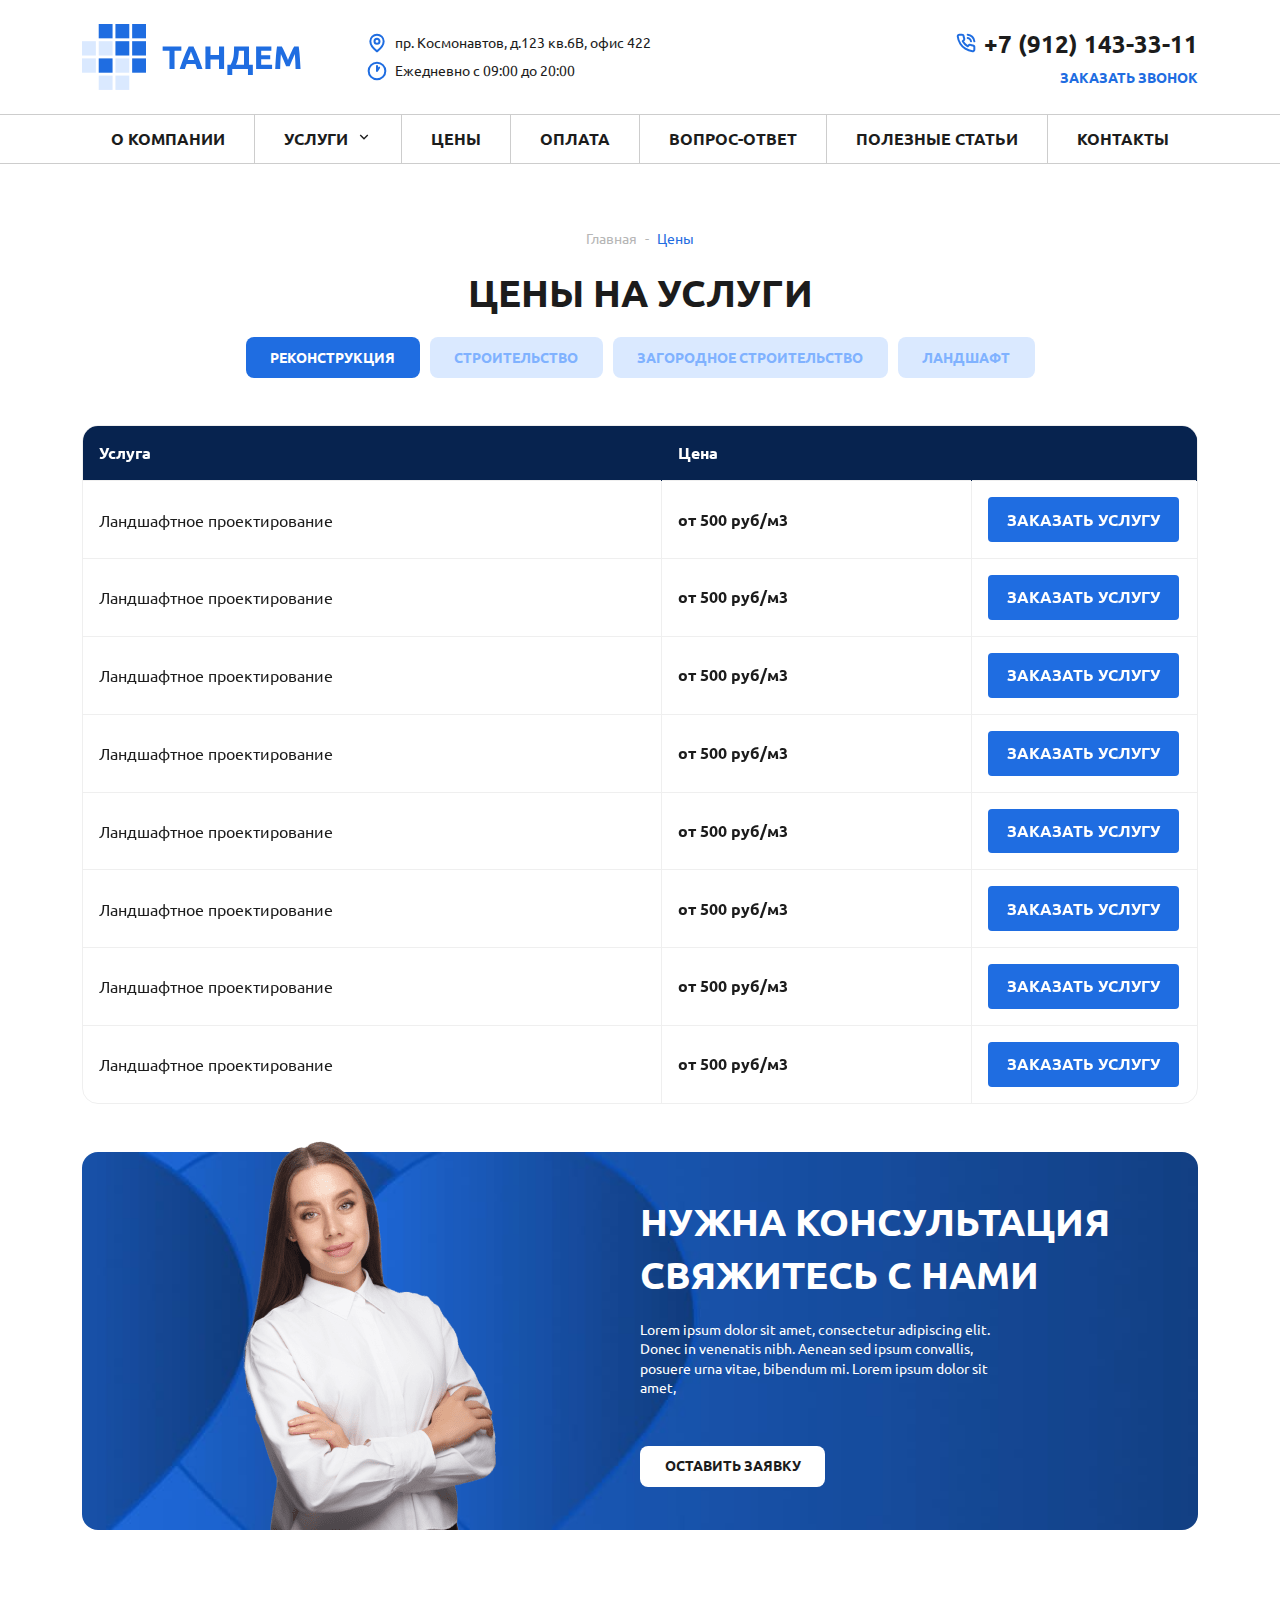
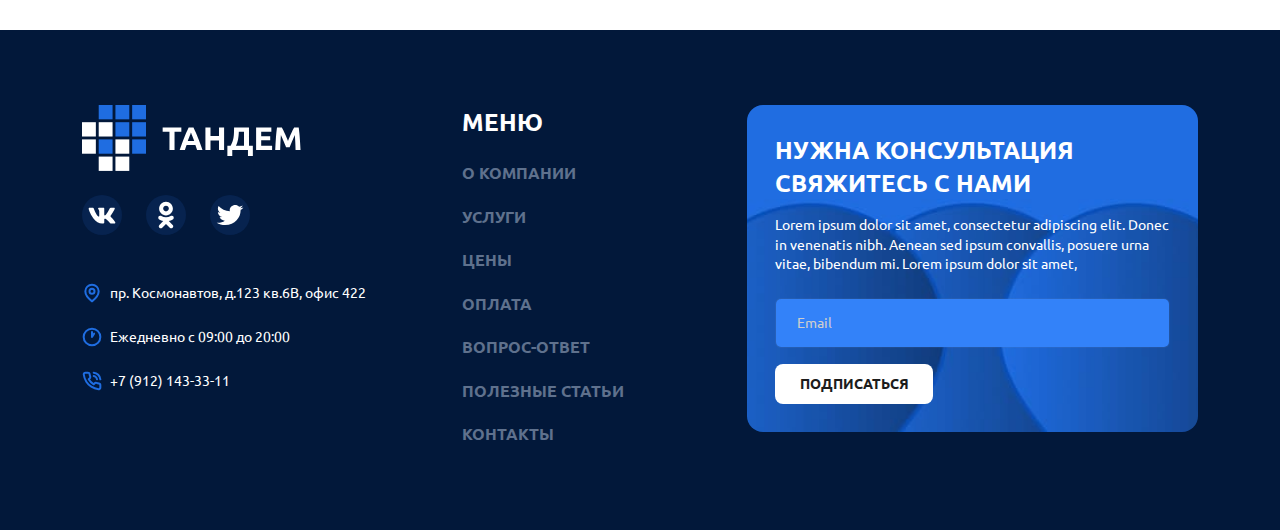
<file: prices.html>
<html lang="ru">
<head>
    <meta charset="UTF-8">
    <meta name="viewport" content="width=device-width, initial-scale=1.0">
    <link rel="stylesheet" href="css/bootstrap.min.css"/>
    <link rel="stylesheet" href="css/swiper-bundle.min.css"/>
    <link rel="stylesheet" href="css/style.min.css"/>
    <title>Тандем</title>
</head>
<body>
    <header>
        <div class="container px-xxl-5 py-2 py-sm-3 py-md-4">
            <div class="row align-items-center">
                <div class="col-6 col-sm-4 col-lg-3">
                    <a href="index.html">
                        <img src="imgs/logo.svg" alt="logo" class="logo">
                    </a>
                </div>
                <div class="d-none d-lg-block col-4 col-xxl-6">
                    <address class="d-flex align-items-center mb-2">
                        <svg class="color-main" width="20" height="20" viewBox="0 0 20 20" fill="none" xmlns="http://www.w3.org/2000/svg">
                            <path d="M16.6666 8.33334C16.6666 13.3333 9.99992 18.3333 9.99992 18.3333C9.99992 18.3333 3.33325 13.3333 3.33325 8.33334C3.33325 6.56523 4.03563 4.86954 5.28587 3.61929C6.53612 2.36905 8.23181 1.66667 9.99992 1.66667C11.768 1.66667 13.4637 2.36905 14.714 3.61929C15.9642 4.86954 16.6666 6.56523 16.6666 8.33334Z" stroke="currentColor" stroke-width="2" stroke-linecap="round" stroke-linejoin="round"/>
                            <path d="M10 10.8333C11.3807 10.8333 12.5 9.71404 12.5 8.33333C12.5 6.95262 11.3807 5.83333 10 5.83333C8.61929 5.83333 7.5 6.95262 7.5 8.33333C7.5 9.71404 8.61929 10.8333 10 10.8333Z" stroke="currentColor" stroke-width="2" stroke-linecap="round" stroke-linejoin="round"/>
                        </svg>                    
                        <span class="ms-2 flex-1">пр. Космонавтов, д.123 кв.6В, офис 422</span>
                    </address>
                    <div class="d-flex align-items-center">
                        <svg class="color-main" width="20" height="20" viewBox="0 0 20 20" fill="none" xmlns="http://www.w3.org/2000/svg">
                            <path d="M9.99996 18.3333C14.6023 18.3333 18.3333 14.6024 18.3333 10C18.3333 5.39763 14.6023 1.66667 9.99996 1.66667C5.39759 1.66667 1.66663 5.39763 1.66663 10C1.66663 14.6024 5.39759 18.3333 9.99996 18.3333Z" stroke="currentColor" stroke-width="2" stroke-linecap="round" stroke-linejoin="round"/>
                            <path d="M10 5V10L12.0833 6.66667" stroke="currentColor" stroke-width="2" stroke-linecap="round" stroke-linejoin="round"/>
                        </svg>                    
                        <span class="ms-2 flex-1">Ежедневно с 09:00 до 20:00</span>
                    </div>
                </div>
                <div class="col-6 col-sm-8 col-lg-5 col-xxl-3 d-flex justify-content-end align-items-center">
                    <div class="d-none d-sm-block">
                        <a class="d-flex justify-content-end align-items-center mb-2" href="tel:79121433311">
                            <svg class="color-main" width="20" height="20" viewBox="0 0 20 20" fill="none" xmlns="http://www.w3.org/2000/svg">
                                <path d="M18.3333 14.1V16.6C18.3343 16.8321 18.2867 17.0618 18.1937 17.2745C18.1008 17.4871 17.9644 17.678 17.7934 17.8349C17.6224 17.9918 17.4205 18.1112 17.2006 18.1856C16.9808 18.2599 16.7478 18.2876 16.5167 18.2667C13.9523 17.988 11.4892 17.1118 9.32498 15.7083C7.31151 14.4289 5.60443 12.7218 4.32499 10.7083C2.91663 8.53433 2.04019 6.05916 1.76665 3.48333C1.74583 3.25288 1.77321 3.02063 1.84707 2.80135C1.92092 2.58207 2.03963 2.38057 2.19562 2.20968C2.35162 2.03879 2.54149 1.90225 2.75314 1.80876C2.9648 1.71527 3.1936 1.66688 3.42499 1.66666H5.92499C6.32941 1.66268 6.72148 1.80589 7.02812 2.0696C7.33476 2.33332 7.53505 2.69953 7.59165 3.09999C7.69717 3.90005 7.89286 4.6856 8.17499 5.44166C8.2871 5.73993 8.31137 6.06409 8.24491 6.37573C8.17844 6.68737 8.02404 6.97342 7.79998 7.19999L6.74165 8.25833C7.92795 10.3446 9.65536 12.072 11.7417 13.2583L12.8 12.2C13.0266 11.9759 13.3126 11.8215 13.6243 11.7551C13.9359 11.6886 14.26 11.7129 14.5583 11.825C15.3144 12.1071 16.0999 12.3028 16.9 12.4083C17.3048 12.4654 17.6745 12.6693 17.9388 12.9812C18.203 13.2931 18.3435 13.6913 18.3333 14.1Z" stroke="currentColor" stroke-width="2" stroke-linecap="round" stroke-linejoin="round"/>
                                <path d="M11.7084 1.66667C13.4069 1.84565 14.9935 2.599 16.2058 3.80216C17.418 5.00531 18.1833 6.58618 18.375 8.28334" stroke="currentColor" stroke-width="2" stroke-linecap="round" stroke-linejoin="round"/>
                                <path d="M11.7084 5C12.528 5.16161 13.2801 5.56586 13.867 6.16026C14.454 6.75466 14.8487 7.51177 15 8.33333" stroke="currentColor" stroke-width="2" stroke-linecap="round" stroke-linejoin="round"/>
                            </svg>                        
                            <span class="fs-17 fw-7 ms-2">+7 (912) 143-33-11</span>
                        </a>
                        <button type="button" data-bs-toggle="modal" data-bs-target="#callbackModal" class="color-main fw-7 ms-auto text-uppercase">Заказать звонок</button>
                    </div>
                    <a href="tel:79121433311" class="btn-call ms-auto d-sm-none">
                        <svg width="20" height="20" viewBox="0 0 20 20" fill="none" xmlns="http://www.w3.org/2000/svg">
                            <path d="M18.3333 14.1V16.6C18.3343 16.8321 18.2867 17.0618 18.1937 17.2745C18.1008 17.4871 17.9644 17.678 17.7934 17.8349C17.6224 17.9918 17.4205 18.1112 17.2006 18.1856C16.9808 18.2599 16.7478 18.2876 16.5167 18.2667C13.9523 17.988 11.4892 17.1118 9.32498 15.7083C7.31151 14.4289 5.60443 12.7218 4.32499 10.7083C2.91663 8.53433 2.04019 6.05916 1.76665 3.48333C1.74583 3.25288 1.77321 3.02063 1.84707 2.80135C1.92092 2.58207 2.03963 2.38057 2.19562 2.20968C2.35162 2.03879 2.54149 1.90225 2.75314 1.80876C2.9648 1.71527 3.1936 1.66688 3.42499 1.66666H5.92499C6.32941 1.66268 6.72148 1.80589 7.02812 2.0696C7.33476 2.33332 7.53505 2.69953 7.59165 3.09999C7.69717 3.90005 7.89286 4.6856 8.17499 5.44166C8.2871 5.73993 8.31137 6.06409 8.24491 6.37573C8.17844 6.68737 8.02404 6.97342 7.79998 7.19999L6.74165 8.25833C7.92795 10.3446 9.65536 12.072 11.7417 13.2583L12.8 12.2C13.0266 11.9759 13.3126 11.8215 13.6243 11.7551C13.9359 11.6886 14.26 11.7129 14.5583 11.825C15.3144 12.1071 16.0999 12.3028 16.9 12.4083C17.3048 12.4654 17.6745 12.6693 17.9388 12.9812C18.203 13.2931 18.3435 13.6913 18.3333 14.1Z" stroke="currentColor" stroke-width="2" stroke-linecap="round" stroke-linejoin="round"/>
                            <path d="M11.7084 1.66667C13.4069 1.84565 14.9935 2.599 16.2058 3.80216C17.418 5.00531 18.1833 6.58618 18.375 8.28334" stroke="currentColor" stroke-width="2" stroke-linecap="round" stroke-linejoin="round"/>
                            <path d="M11.7084 5C12.528 5.16161 13.2801 5.56586 13.867 6.16026C14.454 6.75466 14.8487 7.51177 15 8.33333" stroke="currentColor" stroke-width="2" stroke-linecap="round" stroke-linejoin="round"/>
                        </svg>
                    </a>
                    <button type="button" data-bs-toggle="offcanvas" data-bs-target="#offcanvasMenu" class="ms-3 ms-sm-4 ms-md-5 d-lg-none btn-primary p-2">
                        <svg width="24" height="24" viewBox="0 0 24 24" fill="none" xmlns="http://www.w3.org/2000/svg">
                            <rect y="5" width="24" height="2" fill="white"/>
                            <rect y="11" width="24" height="2" fill="white"/>
                            <rect y="17" width="24" height="2" fill="white"/>
                        </svg>                                                   
                    </button>
                </div>
            </div>
        </div>

        <nav class="d-none d-lg-block">
            <ul class="container">
                <li>
                    <a href="about.html">О компании</a>
                </li>
                <li class="hover">
                    <a href="" class="hover-link">
                        <span>Услуги</span>
                        <svg width="16" height="16" viewBox="0 0 24 24" fill="none" xmlns="http://www.w3.org/2000/svg">
                            <path d="M12 13.172L16.95 8.222L18.364 9.636L12 16L5.63601 9.636L7.05001 8.222L12 13.172Z" fill="currentColor"/>
                        </svg>
                    </a>
                    <ul class="hover-menu">
                        <li><a href="#">Услуга 1</a></li>
                        <li><a href="#">Услуга 2</a></li>
                        <li><a href="#">Услуга 3</a></li>
                    </ul>
                </li>
                <li>
                    <a href="">Цены</a>
                </li>
                <li>
                    <a href="payment.html">оПЛАТА</a>
                </li>
                <li>
                    <a href="faq.html">Вопрос-ответ</a>
                </li>
                <li>
                    <a href="">Полезные статьи</a>
                </li>
                <li>
                    <a href="contacts.html">кОНТАКТЫ</a>
                </li>
            </ul>
        </nav>
    </header>

    <main class="pt-4 pt-md-5">
        <nav class="container px-xxl-5">
            <ol class="breadcrumb">
                <li class="breadcrumb-item"><a href="#">Главная</a></li>
                <li class="breadcrumb-item active" aria-current="page">Цены</li>
            </ol>
        </nav>

        <section class="container px-xxl-5">
            <h2 class="text-center">Цены на услуги</h2>

            <ul class="nav nav-tabs justify-content-center mb-4 mb-lg-5" id="myTab" role="tablist">
                <li class="nav-item" role="presentation">
                  <button class="nav-link active" data-bs-toggle="tab" data-bs-target="#reconstruction" type="button" role="tab" aria-selected="true">Реконструкция</button>
                </li>
                <li class="nav-item" role="presentation">
                  <button class="nav-link" data-bs-toggle="tab" data-bs-target="#construction" type="button" role="tab" aria-selected="false">Строительство</button>
                </li>
                <li class="nav-item" role="presentation">
                  <button class="nav-link" data-bs-toggle="tab" data-bs-target="#suburban" type="button" role="tab" aria-selected="false">загородное строительство</button>
                </li>
                <li class="nav-item" role="presentation">
                  <button class="nav-link" data-bs-toggle="tab" data-bs-target="#landscape" type="button" role="tab" aria-selected="false">Ландшафт</button>
                </li>
            </ul>

            <div class="tab-content">
                <div class="tab-pane active" id="reconstruction" role="tabpanel" tabindex="0">
                    <div class="custom-table">
                        <table>
                            <thead>
                                <tr>
                                    <th>Услуга</th>
                                    <th>Цена</th>
                                    <th></th>
                                </tr>
                            </thead>
                            <tbody>
                                <tr>
                                    <td>Ландшафтное проектирование</td>
                                    <td>от 500 руб/м3</td>
                                    <td>
                                        <button type="button" class="btn-primary">ЗАказать услугу</button>
                                    </td>
                                </tr>
                                <tr>
                                    <td>Ландшафтное проектирование</td>
                                    <td>от 500 руб/м3</td>
                                    <td>
                                        <button type="button" class="btn-primary">ЗАказать услугу</button>
                                    </td>
                                </tr>
                                <tr>
                                    <td>Ландшафтное проектирование</td>
                                    <td>от 500 руб/м3</td>
                                    <td>
                                        <button type="button" class="btn-primary">ЗАказать услугу</button>
                                    </td>
                                </tr>
                                <tr>
                                    <td>Ландшафтное проектирование</td>
                                    <td>от 500 руб/м3</td>
                                    <td>
                                        <button type="button" class="btn-primary">ЗАказать услугу</button>
                                    </td>
                                </tr>
                                <tr>
                                    <td>Ландшафтное проектирование</td>
                                    <td>от 500 руб/м3</td>
                                    <td>
                                        <button type="button" class="btn-primary">ЗАказать услугу</button>
                                    </td>
                                </tr>
                                <tr>
                                    <td>Ландшафтное проектирование</td>
                                    <td>от 500 руб/м3</td>
                                    <td>
                                        <button type="button" class="btn-primary">ЗАказать услугу</button>
                                    </td>
                                </tr>
                                <tr>
                                    <td>Ландшафтное проектирование</td>
                                    <td>от 500 руб/м3</td>
                                    <td>
                                        <button type="button" class="btn-primary">ЗАказать услугу</button>
                                    </td>
                                </tr>
                                <tr>
                                    <td>Ландшафтное проектирование</td>
                                    <td>от 500 руб/м3</td>
                                    <td>
                                        <button type="button" class="btn-primary">ЗАказать услугу</button>
                                    </td>
                                </tr>
                            </tbody>
                        </table>
                    </div>
                </div>
                <div class="tab-pane" id="construction" role="tabpanel" tabindex="0">
                    <div class="custom-table">
                        <table>
                            <thead>
                                <tr>
                                    <th>Услуга</th>
                                    <th>Цена</th>
                                    <th></th>
                                </tr>
                            </thead>
                            <tbody>
                                <tr>
                                    <td>Ландшафтное проектирование</td>
                                    <td>от 500 руб/м3</td>
                                    <td>
                                        <button type="button" class="btn-primary">ЗАказать услугу</button>
                                    </td>
                                </tr>
                                <tr>
                                    <td>Ландшафтное проектирование</td>
                                    <td>от 500 руб/м3</td>
                                    <td>
                                        <button type="button" class="btn-primary">ЗАказать услугу</button>
                                    </td>
                                </tr>
                                <tr>
                                    <td>Ландшафтное проектирование</td>
                                    <td>от 500 руб/м3</td>
                                    <td>
                                        <button type="button" class="btn-primary">ЗАказать услугу</button>
                                    </td>
                                </tr>
                                <tr>
                                    <td>Ландшафтное проектирование</td>
                                    <td>от 500 руб/м3</td>
                                    <td>
                                        <button type="button" class="btn-primary">ЗАказать услугу</button>
                                    </td>
                                </tr>
                                <tr>
                                    <td>Ландшафтное проектирование</td>
                                    <td>от 500 руб/м3</td>
                                    <td>
                                        <button type="button" class="btn-primary">ЗАказать услугу</button>
                                    </td>
                                </tr>
                                <tr>
                                    <td>Ландшафтное проектирование</td>
                                    <td>от 500 руб/м3</td>
                                    <td>
                                        <button type="button" class="btn-primary">ЗАказать услугу</button>
                                    </td>
                                </tr>
                                <tr>
                                    <td>Ландшафтное проектирование</td>
                                    <td>от 500 руб/м3</td>
                                    <td>
                                        <button type="button" class="btn-primary">ЗАказать услугу</button>
                                    </td>
                                </tr>
                                <tr>
                                    <td>Ландшафтное проектирование</td>
                                    <td>от 500 руб/м3</td>
                                    <td>
                                        <button type="button" class="btn-primary">ЗАказать услугу</button>
                                    </td>
                                </tr>
                            </tbody>
                        </table>
                    </div>
                </div>
                <div class="tab-pane" id="suburban" role="tabpanel" tabindex="0">
                    <div class="custom-table">
                        <table>
                            <thead>
                                <tr>
                                    <th>Услуга</th>
                                    <th>Цена</th>
                                    <th></th>
                                </tr>
                            </thead>
                            <tbody>
                                <tr>
                                    <td>Ландшафтное проектирование</td>
                                    <td>от 500 руб/м3</td>
                                    <td>
                                        <button type="button" class="btn-primary">ЗАказать услугу</button>
                                    </td>
                                </tr>
                                <tr>
                                    <td>Ландшафтное проектирование</td>
                                    <td>от 500 руб/м3</td>
                                    <td>
                                        <button type="button" class="btn-primary">ЗАказать услугу</button>
                                    </td>
                                </tr>
                                <tr>
                                    <td>Ландшафтное проектирование</td>
                                    <td>от 500 руб/м3</td>
                                    <td>
                                        <button type="button" class="btn-primary">ЗАказать услугу</button>
                                    </td>
                                </tr>
                                <tr>
                                    <td>Ландшафтное проектирование</td>
                                    <td>от 500 руб/м3</td>
                                    <td>
                                        <button type="button" class="btn-primary">ЗАказать услугу</button>
                                    </td>
                                </tr>
                                <tr>
                                    <td>Ландшафтное проектирование</td>
                                    <td>от 500 руб/м3</td>
                                    <td>
                                        <button type="button" class="btn-primary">ЗАказать услугу</button>
                                    </td>
                                </tr>
                                <tr>
                                    <td>Ландшафтное проектирование</td>
                                    <td>от 500 руб/м3</td>
                                    <td>
                                        <button type="button" class="btn-primary">ЗАказать услугу</button>
                                    </td>
                                </tr>
                                <tr>
                                    <td>Ландшафтное проектирование</td>
                                    <td>от 500 руб/м3</td>
                                    <td>
                                        <button type="button" class="btn-primary">ЗАказать услугу</button>
                                    </td>
                                </tr>
                                <tr>
                                    <td>Ландшафтное проектирование</td>
                                    <td>от 500 руб/м3</td>
                                    <td>
                                        <button type="button" class="btn-primary">ЗАказать услугу</button>
                                    </td>
                                </tr>
                            </tbody>
                        </table>
                    </div>
                </div>
                <div class="tab-pane" id="landscape" role="tabpanel" tabindex="0">
                    <div class="custom-table">
                        <table>
                            <thead>
                                <tr>
                                    <th>Услуга</th>
                                    <th>Цена</th>
                                    <th></th>
                                </tr>
                            </thead>
                            <tbody>
                                <tr>
                                    <td>Ландшафтное проектирование</td>
                                    <td>от 500 руб/м3</td>
                                    <td>
                                        <button type="button" class="btn-primary">ЗАказать услугу</button>
                                    </td>
                                </tr>
                                <tr>
                                    <td>Ландшафтное проектирование</td>
                                    <td>от 500 руб/м3</td>
                                    <td>
                                        <button type="button" class="btn-primary">ЗАказать услугу</button>
                                    </td>
                                </tr>
                                <tr>
                                    <td>Ландшафтное проектирование</td>
                                    <td>от 500 руб/м3</td>
                                    <td>
                                        <button type="button" class="btn-primary">ЗАказать услугу</button>
                                    </td>
                                </tr>
                                <tr>
                                    <td>Ландшафтное проектирование</td>
                                    <td>от 500 руб/м3</td>
                                    <td>
                                        <button type="button" class="btn-primary">ЗАказать услугу</button>
                                    </td>
                                </tr>
                                <tr>
                                    <td>Ландшафтное проектирование</td>
                                    <td>от 500 руб/м3</td>
                                    <td>
                                        <button type="button" class="btn-primary">ЗАказать услугу</button>
                                    </td>
                                </tr>
                                <tr>
                                    <td>Ландшафтное проектирование</td>
                                    <td>от 500 руб/м3</td>
                                    <td>
                                        <button type="button" class="btn-primary">ЗАказать услугу</button>
                                    </td>
                                </tr>
                                <tr>
                                    <td>Ландшафтное проектирование</td>
                                    <td>от 500 руб/м3</td>
                                    <td>
                                        <button type="button" class="btn-primary">ЗАказать услугу</button>
                                    </td>
                                </tr>
                                <tr>
                                    <td>Ландшафтное проектирование</td>
                                    <td>от 500 руб/м3</td>
                                    <td>
                                        <button type="button" class="btn-primary">ЗАказать услугу</button>
                                    </td>
                                </tr>
                            </tbody>
                        </table>
                    </div>
                </div>
            </div>

            <div class="block-callback mt-5">
                <div class="row flex-lg-row-reverse gx-lg-0 justify-content-end align-items-center">
                    <div class="col-12 col-lg-7 col-xl-6">
                        <h2 class="text-center text-lg-start">нУЖНА КОНСУЛЬТАЦИЯ СВЯЖИТЕСЬ С НАМИ</h2>
                        <div class="row">
                            <div class="col-lg-8">
                                <p>Lorem ipsum dolor sit amet, consectetur adipiscing elit. Donec in venenatis nibh. Aenean sed ipsum convallis, posuere urna vitae, bibendum mi. Lorem ipsum dolor sit amet, </p>
                            </div>
                        </div>
                        <button type="button" data-bs-toggle="modal" data-bs-target="#callbackModal" class="btn-secondary mx-auto mx-lg-0 mt-4 mt-lg-5">оСТАВИТЬ ЗАЯВКУ</button>
                    </div>
                    <div class="col-12 col-lg-5 col-xl-6">
                        <img src="imgs/woman3.png" alt="КОНСУЛЬТАЦИЯ" class="img-fluid">
                    </div>
                </div>

            </div>
        </section>
    </main>

    <footer>
        <div class="container px-xxl-5">
            <div class="row">
                <div class="col-12 col-sm-6 col-lg-4">
                    <img src="imgs/logo-white.svg" alt="Парадис нерудные материалы">
                    <ul class="social list-unstyled mt-4">
                        <li class="me-4">
                            <a href="">
                                <svg width="40" height="40" viewBox="0 0 40 40" fill="none" xmlns="http://www.w3.org/2000/svg">
                                    <path fill-rule="evenodd" clip-rule="evenodd" d="M32.7216 13.7784C32.907 13.1603 32.7216 12.7061 31.8393 12.7061H28.9219C28.1801 12.7061 27.8384 13.0984 27.6529 13.5312C27.6529 13.5312 26.1692 17.1473 24.0675 19.4962C23.3875 20.1761 23.0785 20.3922 22.7076 20.3922C22.5221 20.3922 22.2537 20.1761 22.2537 19.5581V13.7784C22.2537 13.0365 22.0385 12.7061 21.4202 12.7061H16.8358C16.3723 12.7061 16.0935 13.0503 16.0935 13.3766C16.0935 14.0799 17.1442 14.242 17.2526 16.22V20.5162C17.2526 21.4581 17.0825 21.629 16.7116 21.629C15.7226 21.629 13.3171 17.9965 11.8901 13.8403C11.6104 13.0324 11.3299 12.7061 10.5843 12.7061H7.66698C6.83345 12.7061 6.66675 13.0984 6.66675 13.5312C6.66675 14.3039 7.65594 18.1365 11.272 23.2052C13.683 26.6664 17.0792 28.5431 20.1699 28.5431C22.0245 28.5431 22.2537 28.1263 22.2537 27.4084V24.7922C22.2537 23.9587 22.4294 23.7924 23.0164 23.7924C23.4494 23.7924 24.191 24.0087 25.9221 25.6776C27.9 27.6554 28.2259 28.5431 29.3387 28.5431H32.2561C33.0896 28.5431 33.5063 28.1263 33.2659 27.3038C33.0029 26.4841 32.0585 25.295 30.8053 23.8851C30.1253 23.0814 29.1053 22.216 28.7965 21.7834C28.3637 21.227 28.4873 20.9799 28.7965 20.4856C28.7965 20.4856 32.3507 15.4786 32.7216 13.7786V13.7784Z" fill="currentColor"/>
                                </svg>                                    
                            </a>
                        </li>
                        <li class="me-4">
                            <a href="">
                                <svg width="40" height="40" viewBox="0 0 40 40" fill="none" xmlns="http://www.w3.org/2000/svg">
                                    <path d="M19.9997 10.7005C21.5711 10.7005 22.8492 11.9786 22.8492 13.55C22.8492 15.12 21.5707 16.3982 19.9997 16.3982C18.4293 16.3982 17.1509 15.12 17.1509 13.55C17.1505 11.9783 18.4297 10.7005 19.9997 10.7005ZM19.9997 20.4297C23.7953 20.4297 26.882 17.344 26.882 13.55C26.882 9.75403 23.7957 6.66699 19.9997 6.66699C16.2044 6.66699 13.1174 9.75436 13.1174 13.55C13.1174 17.344 16.2044 20.4297 19.9997 20.4297ZM22.784 26.0434C24.1998 25.721 25.5509 25.1615 26.7803 24.3887C27.2328 24.104 27.5537 23.6511 27.6724 23.1298C27.7911 22.6084 27.6978 22.0613 27.4131 21.6087C27.2723 21.3844 27.0886 21.19 26.8726 21.0367C26.6566 20.8835 26.4125 20.7743 26.1543 20.7154C25.8961 20.6565 25.6288 20.6492 25.3677 20.6937C25.1066 20.7382 24.8569 20.8338 24.6327 20.9749C21.8132 22.7475 18.1843 22.7462 15.367 20.9749C15.1429 20.8337 14.8932 20.7381 14.6321 20.6936C14.3711 20.6491 14.1038 20.6564 13.8456 20.7153C13.5874 20.7742 13.3433 20.8834 13.1273 21.0367C12.9114 21.19 12.7278 21.3843 12.587 21.6087C12.3022 22.0611 12.2088 22.6082 12.3272 23.1295C12.4457 23.6509 12.7664 24.1038 13.2188 24.3887C14.4481 25.1612 15.7989 25.7207 17.2144 26.0434L13.3671 29.8914C12.989 30.2696 12.7766 30.7825 12.7767 31.3173C12.7768 31.8521 12.9894 32.365 13.3676 32.7431C13.7458 33.1211 14.2587 33.3335 14.7935 33.3334C15.3283 33.3333 15.8412 33.1208 16.2192 32.7426L19.9991 28.9621L23.7812 32.7429C23.9682 32.9302 24.1903 33.0787 24.4347 33.1801C24.6792 33.2815 24.9413 33.3337 25.2059 33.3337C25.4706 33.3337 25.7327 33.2815 25.9771 33.1801C26.2216 33.0787 26.4437 32.9302 26.6307 32.7429C26.8183 32.5559 26.9671 32.3338 27.0686 32.0891C27.1701 31.8445 27.2224 31.5823 27.2224 31.3175C27.2224 31.0526 27.1701 30.7904 27.0686 30.5458C26.9671 30.3012 26.8183 30.079 26.6307 29.8921L22.784 26.0434Z" fill="currentColor"/>
                                </svg>                                    
                            </a>
                        </li>
                        <li class="me-4">
                            <a href="">
                                <svg width="40" height="40" viewBox="0 0 40 40" fill="none" xmlns="http://www.w3.org/2000/svg">
                                    <path d="M33.3334 12.4359C32.381 12.8205 31.2926 13.0769 30.2042 13.2051C31.2926 12.5641 32.245 11.5385 32.6531 10.3846C31.5647 11.0256 30.4763 11.4103 29.1157 11.6667C28.1634 10.641 26.6667 10 25.1701 10C22.1769 10 19.728 12.3077 19.728 15.1282C19.728 15.5128 19.728 15.8974 19.864 16.282C15.3742 16.0256 11.2926 13.9744 8.5715 10.8974C8.16334 11.6667 7.89123 12.5641 7.89123 13.4615C7.89123 15.2564 8.84362 16.7949 10.3402 17.6923C9.38783 17.6923 8.5715 17.4359 7.89123 17.0513C7.89123 19.4872 9.79599 21.6667 12.245 22.0513C11.8368 22.1795 11.2926 22.1795 10.7484 22.1795C10.3402 22.1795 10.0681 22.1795 9.65994 22.0513C10.3402 24.1026 12.381 25.641 14.83 25.641C12.9253 27.0513 10.6123 27.8205 8.02729 27.8205C7.61913 27.8205 7.21097 27.8205 6.66675 27.6923C9.11573 29.1026 11.9729 30 15.1021 30C25.1702 30 30.6123 22.1795 30.6123 15.3846V14.7436C31.7008 14.359 32.6531 13.4615 33.3334 12.4359Z" fill="currentColor"/>
                                </svg>                                    
                            </a>
                        </li>
                    </ul>
                    <ul class="list-unstyled mt-5">
                        <li class="mb-4">
                            <address class="d-flex align-items-center justify-content-center justify-content-sm-start">
                                <svg class="color-main" width="20" height="20" viewBox="0 0 20 20" fill="none" xmlns="http://www.w3.org/2000/svg">
                                    <path d="M16.6666 8.33366C16.6666 13.3337 9.99992 18.3337 9.99992 18.3337C9.99992 18.3337 3.33325 13.3337 3.33325 8.33366C3.33325 6.56555 4.03563 4.86986 5.28587 3.61961C6.53612 2.36937 8.23181 1.66699 9.99992 1.66699C11.768 1.66699 13.4637 2.36937 14.714 3.61961C15.9642 4.86986 16.6666 6.56555 16.6666 8.33366Z" stroke="currentColor" stroke-width="2" stroke-linecap="round" stroke-linejoin="round"/>
                                    <path d="M10 10.833C11.3807 10.833 12.5 9.71372 12.5 8.33301C12.5 6.9523 11.3807 5.83301 10 5.83301C8.61929 5.83301 7.5 6.9523 7.5 8.33301C7.5 9.71372 8.61929 10.833 10 10.833Z" stroke="currentColor" stroke-width="2" stroke-linecap="round" stroke-linejoin="round"/>
                                </svg>                                    
                                <span class="ms-2 flex-1">пр. Космонавтов, д.123 кв.6В, офис 422</span>
                            </address>
                        </li>
                        <li class="mb-4">
                            <div class="d-flex align-items-center justify-content-center justify-content-sm-start">
                                <svg class="color-main" width="20" height="20" viewBox="0 0 20 20" fill="none" xmlns="http://www.w3.org/2000/svg">
                                    <path d="M10.0001 18.3337C14.6025 18.3337 18.3334 14.6027 18.3334 10.0003C18.3334 5.39795 14.6025 1.66699 10.0001 1.66699C5.39771 1.66699 1.66675 5.39795 1.66675 10.0003C1.66675 14.6027 5.39771 18.3337 10.0001 18.3337Z" stroke="currentColor" stroke-width="2" stroke-linecap="round" stroke-linejoin="round"/>
                                    <path d="M10 5V10L12.0833 6.66667" stroke="currentColor" stroke-width="2" stroke-linecap="round" stroke-linejoin="round"/>
                                </svg>                                    
                                <span class="ms-2 flex-1">Ежедневно с 09:00 до 20:00</span>
                            </div>
                        </li>
                        <li>
                            <div class="d-flex align-items-center justify-content-center justify-content-sm-start">
                                <svg class="color-main" width="20" height="20" viewBox="0 0 20 20" fill="none" xmlns="http://www.w3.org/2000/svg">
                                    <path d="M18.3334 14.1004V16.6004C18.3344 16.8325 18.2868 17.0622 18.1939 17.2749C18.1009 17.4875 17.9645 17.6784 17.7935 17.8353C17.6225 17.9922 17.4206 18.1116 17.2007 18.186C16.9809 18.2603 16.7479 18.288 16.5168 18.2671C13.9525 17.9884 11.4893 17.1122 9.32511 15.7087C7.31163 14.4293 5.60455 12.7222 4.32511 10.7087C2.91676 8.53474 2.04031 6.05957 1.76677 3.48374C1.74595 3.2533 1.77334 3.02104 1.84719 2.80176C1.92105 2.58248 2.03975 2.38098 2.19575 2.21009C2.35174 2.0392 2.54161 1.90266 2.75327 1.80917C2.96492 1.71569 3.19372 1.66729 3.42511 1.66707H5.92511C6.32953 1.66309 6.7216 1.80631 7.02824 2.07002C7.33488 2.33373 7.53517 2.69995 7.59177 3.10041C7.69729 3.90046 7.89298 4.68601 8.17511 5.44207C8.28723 5.74034 8.31149 6.0645 8.24503 6.37614C8.17857 6.68778 8.02416 6.97383 7.80011 7.20041L6.74177 8.25874C7.92807 10.345 9.65549 12.0724 11.7418 13.2587L12.8001 12.2004C13.0267 11.9764 13.3127 11.8219 13.6244 11.7555C13.936 11.689 14.2602 11.7133 14.5584 11.8254C15.3145 12.1075 16.1001 12.3032 16.9001 12.4087C17.3049 12.4658 17.6746 12.6697 17.9389 12.9817C18.2032 13.2936 18.3436 13.6917 18.3334 14.1004Z" stroke="currentColor" stroke-width="2" stroke-linecap="round" stroke-linejoin="round"/>
                                    <path d="M11.7083 1.66699C13.4068 1.84597 14.9934 2.59932 16.2056 3.80248C17.4179 5.00563 18.1832 6.5865 18.3749 8.28366" stroke="currentColor" stroke-width="2" stroke-linecap="round" stroke-linejoin="round"/>
                                    <path d="M11.7083 5C12.5278 5.16161 13.2799 5.56586 13.8669 6.16026C14.4539 6.75466 14.8486 7.51177 14.9999 8.33333" stroke="currentColor" stroke-width="2" stroke-linecap="round" stroke-linejoin="round"/>
                                </svg>                                                                       
                                <a href="tel:+79121433311" class="ms-2 flex-1">+7 (912) 143-33-11</a>
                            </div>
                        </li>
                    </ul>
                </div>
                <div class="d-none d-sm-block col-6 col-lg-3">
                    <h3 class="mb-4">меню</h3>
                    <ul class="list-unstyled menu">
                        <li><a href="">О компании</a></li>
                        <li><a href="">Услуги</a></li>
                        <li><a href="">Цены</a></li>
                        <li><a href="">Оплата</a></li>
                        <li><a href="">Вопрос-ответ</a></li>
                        <li><a href="">Полезные статьи</a></li>
                        <li><a href="">Контакты</a></li>
                    </ul>
                </div>
                <div class="col-12 col-lg-5 mt-4 mt-lg-0">
                    <form action="" class="callbackForm">
                        <h3>нУЖНА КОНСУЛЬТАЦИЯ СВЯЖИТЕСЬ С НАМИ</h3>
                        <p class="mb-4">Lorem ipsum dolor sit amet, consectetur adipiscing elit. Donec in venenatis nibh. Aenean sed ipsum convallis, posuere urna vitae, bibendum mi. Lorem ipsum dolor sit amet, </p>
                        <input type="email" class="form-control" placeholder="Email">
                        <button type="submit" class="btn-secondary mt-3">Подписаться</button>
                    </form>
                </div>
            </div>
        </div>
    </footer>

    <div class="modal fade" id="callbackModal" tabindex="-1" aria-hidden="true">
        <div class="modal-dialog">
            <div class="modal-content p-0">
                <div class="modal-body p-0">
                    <form action="" class="callbackForm">
                        <div class="d-flex justify-content-between align-items-center mb-4">
                            <h3 class="mb-0">СВЯЖИТЕСЬ С НАМИ</h3>
                            <button type="button" class="btn-secondary p-1" data-bs-dismiss="modal">
                                <svg width="1.5em" height="1.5em" viewBox="0 0 25 24" fill="none" xmlns="http://www.w3.org/2000/svg">
                                    <path fill-rule="evenodd" clip-rule="evenodd" d="M4.45209 3.46967C4.74498 3.17678 5.21986 3.17678 5.51275 3.46967L21.5128 19.4697C21.8056 19.7626 21.8056 20.2374 21.5128 20.5303C21.2199 20.8232 20.745 20.8232 20.4521 20.5303L4.45209 4.53033C4.1592 4.23744 4.1592 3.76256 4.45209 3.46967Z" fill="black"/>
                                    <path fill-rule="evenodd" clip-rule="evenodd" d="M21.5128 3.46967C21.8056 3.76256 21.8056 4.23744 21.5128 4.53033L5.51275 20.5303C5.21986 20.8232 4.74498 20.8232 4.45209 20.5303C4.1592 20.2374 4.1592 19.7626 4.45209 19.4697L20.4521 3.46967C20.745 3.17678 21.2199 3.17678 21.5128 3.46967Z" fill="black"/>
                                </svg>                            
                            </button>
                        </div>
                        
                        <input type="text" class="form-control" placeholder="Ваше имя">
                        <input type="tel" class="form-control mt-3" placeholder="Номер телефона">
                        <label class="form-check mt-3">
                            <input class="form-check-input" type="checkbox" value="">
                            <div class="form-check-text">
                                Я согласен на обработку <a href="">персональных данных</a>
                            </div>
                        </label>
                        <button type="submit" class="btn-secondary mt-3">Заказать звонок</button>
                    </form>
                </div>
            </div>
        </div>
    </div>

    <div class="offcanvas offcanvas-end" tabindex="-1" id="offcanvasMenu">
        <div class="offcanvas-header">
            <img class="d-lg-none logo w-50" src="imgs/logo.svg" alt="Парадис">
            <button type="button" class="btn-primary p-1" data-bs-dismiss="offcanvas">
                <svg width="24" height="24" viewBox="0 0 24 24" fill="none" xmlns="http://www.w3.org/2000/svg">
                    <path fill-rule="evenodd" clip-rule="evenodd" d="M3.46967 3.46967C3.76256 3.17678 4.23744 3.17678 4.53033 3.46967L20.5303 19.4697C20.8232 19.7626 20.8232 20.2374 20.5303 20.5303C20.2374 20.8232 19.7626 20.8232 19.4697 20.5303L3.46967 4.53033C3.17678 4.23744 3.17678 3.76256 3.46967 3.46967Z" fill="white"/>
                    <path fill-rule="evenodd" clip-rule="evenodd" d="M20.5303 3.46967C20.8232 3.76256 20.8232 4.23744 20.5303 4.53033L4.53033 20.5303C4.23744 20.8232 3.76256 20.8232 3.46967 20.5303C3.17678 20.2374 3.17678 19.7626 3.46967 19.4697L19.4697 3.46967C19.7626 3.17678 20.2374 3.17678 20.5303 3.46967Z" fill="white"/>
                </svg>                    
            </button>
        </div>
        <div class="offcanvas-body">
            <ul>
                <li>
                    <a href="">О компании</a>
                </li>
                <li>
                    <div class="d-flex w-100">
                        <a href="">Услуги</a>
                        <button class="ms-auto" type="button" data-bs-toggle="collapse" data-bs-target="#collapseMenu" aria-expanded="false">
                            <svg width="24" height="24" viewBox="0 0 24 24" fill="none" xmlns="http://www.w3.org/2000/svg">
                                <path d="M12 13.172L16.95 8.222L18.364 9.636L12 16L5.63601 9.636L7.05001 8.222L12 13.172Z" fill="currentColor"/>
                            </svg>
                        </button>
                    </div>
                    <ul class="collapse" id="collapseMenu">
                        <li><a href="#">Услуги 1</a></li>
                        <li><a href="#">Услуги 2</a></li>
                        <li><a href="#">Услуги 3</a></li>
                    </ul>
                </li>
                <li>
                    <a href="">Цены</a>
                </li>
                <li>
                    <a href="">Оплата</a>
                </li>
                <li>
                    <a href="">Вопрос-ответ</a>
                </li>
                <li>
                    <a href="">Полезные статьи</a>
                </li>
                <li>
                    <a href="">Контакты</a>
                </li>
            </ul>
        </div>
        <div class="offcanvas-footer">
            <address class="d-flex align-items-center">
                <svg class="color-main" width="20" height="20" viewBox="0 0 20 20" fill="none" xmlns="http://www.w3.org/2000/svg">
                    <path d="M16.6666 8.33334C16.6666 13.3333 9.99992 18.3333 9.99992 18.3333C9.99992 18.3333 3.33325 13.3333 3.33325 8.33334C3.33325 6.56523 4.03563 4.86954 5.28587 3.61929C6.53612 2.36905 8.23181 1.66667 9.99992 1.66667C11.768 1.66667 13.4637 2.36905 14.714 3.61929C15.9642 4.86954 16.6666 6.56523 16.6666 8.33334Z" stroke="currentColor" stroke-width="2" stroke-linecap="round" stroke-linejoin="round"/>
                    <path d="M10 10.8333C11.3807 10.8333 12.5 9.71404 12.5 8.33333C12.5 6.95262 11.3807 5.83333 10 5.83333C8.61929 5.83333 7.5 6.95262 7.5 8.33333C7.5 9.71404 8.61929 10.8333 10 10.8333Z" stroke="currentColor" stroke-width="2" stroke-linecap="round" stroke-linejoin="round"/>
                </svg>                    
                <span class="ms-2 flex-1">пр. Космонавтов, д.123 кв.6В, офис 422</span>
            </address>
            <div class="d-flex align-items-center mt-3">
                <svg class="color-main" width="20" height="20" viewBox="0 0 20 20" fill="none" xmlns="http://www.w3.org/2000/svg">
                    <path d="M9.99996 18.3333C14.6023 18.3333 18.3333 14.6024 18.3333 10C18.3333 5.39763 14.6023 1.66667 9.99996 1.66667C5.39759 1.66667 1.66663 5.39763 1.66663 10C1.66663 14.6024 5.39759 18.3333 9.99996 18.3333Z" stroke="currentColor" stroke-width="2" stroke-linecap="round" stroke-linejoin="round"/>
                    <path d="M10 5V10L12.0833 6.66667" stroke="currentColor" stroke-width="2" stroke-linecap="round" stroke-linejoin="round"/>
                </svg>                    
                <span class="ms-2 flex-1">Ежедневно с 09:00 до 20:00</span>
            </div>
            <a class="d-flex align-items-center mt-3 mb-2" href="tel:+79121433311">
                <svg class="color-main" width="20" height="20" viewBox="0 0 20 20" fill="none" xmlns="http://www.w3.org/2000/svg">
                    <path d="M18.3333 14.1V16.6C18.3343 16.8321 18.2867 17.0618 18.1937 17.2745C18.1008 17.4871 17.9644 17.678 17.7934 17.8349C17.6224 17.9918 17.4205 18.1112 17.2006 18.1856C16.9808 18.2599 16.7478 18.2876 16.5167 18.2667C13.9523 17.988 11.4892 17.1118 9.32498 15.7083C7.31151 14.4289 5.60443 12.7218 4.32499 10.7083C2.91663 8.53433 2.04019 6.05916 1.76665 3.48333C1.74583 3.25288 1.77321 3.02063 1.84707 2.80135C1.92092 2.58207 2.03963 2.38057 2.19562 2.20968C2.35162 2.03879 2.54149 1.90225 2.75314 1.80876C2.9648 1.71527 3.1936 1.66688 3.42499 1.66666H5.92499C6.32941 1.66268 6.72148 1.80589 7.02812 2.0696C7.33476 2.33332 7.53505 2.69953 7.59165 3.09999C7.69717 3.90005 7.89286 4.6856 8.17499 5.44166C8.2871 5.73993 8.31137 6.06409 8.24491 6.37573C8.17844 6.68737 8.02404 6.97342 7.79998 7.19999L6.74165 8.25833C7.92795 10.3446 9.65536 12.072 11.7417 13.2583L12.8 12.2C13.0266 11.9759 13.3126 11.8215 13.6243 11.7551C13.9359 11.6886 14.26 11.7129 14.5583 11.825C15.3144 12.1071 16.0999 12.3028 16.9 12.4083C17.3048 12.4654 17.6745 12.6693 17.9388 12.9812C18.203 13.2931 18.3435 13.6913 18.3333 14.1Z" stroke="currentColor" stroke-width="2" stroke-linecap="round" stroke-linejoin="round"/>
                    <path d="M11.7084 1.66667C13.4069 1.84565 14.9935 2.599 16.2058 3.80216C17.418 5.00531 18.1833 6.58618 18.375 8.28334" stroke="currentColor" stroke-width="2" stroke-linecap="round" stroke-linejoin="round"/>
                    <path d="M11.7084 5C12.528 5.16161 13.2801 5.56586 13.867 6.16026C14.454 6.75466 14.8487 7.51177 15 8.33333" stroke="currentColor" stroke-width="2" stroke-linecap="round" stroke-linejoin="round"/>
                </svg>                        
                <span class="fs-17 fw-7 ms-2 flex-1">+7 (912) 143-33-11</span>
            </a>
            <button type="button" data-bs-toggle="modal" data-bs-target="#callbackModal" class="color-main fw-7 text-uppercase ms-4 mt-2">Заказать звонок</button>
        </div>
    </div>

    <script src="js/bootstrap.bundle.min.js"></script>
    <script src="js/swiper-bundle.min.js"></script>
    <script src="js/slider.js"></script>
    <script src="js/fslightbox.js"></script>
</body>
</html>
</file>
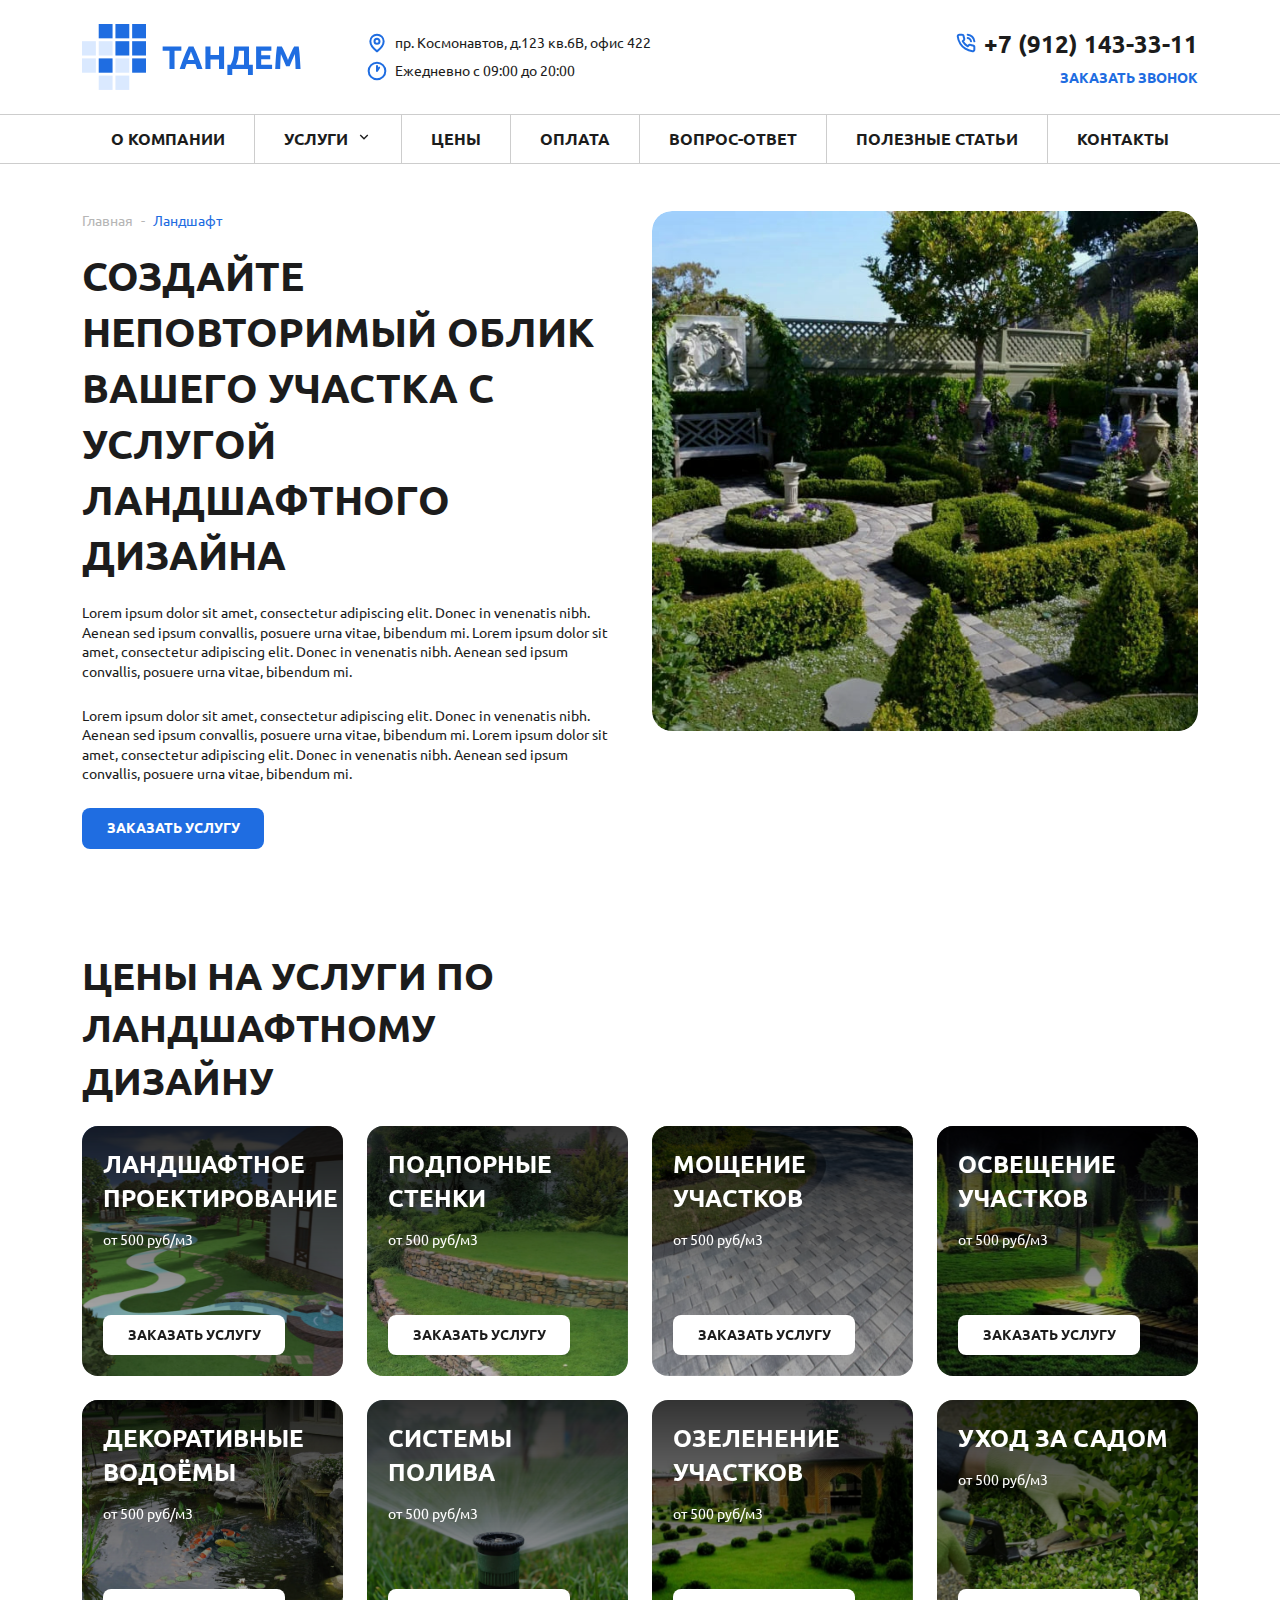
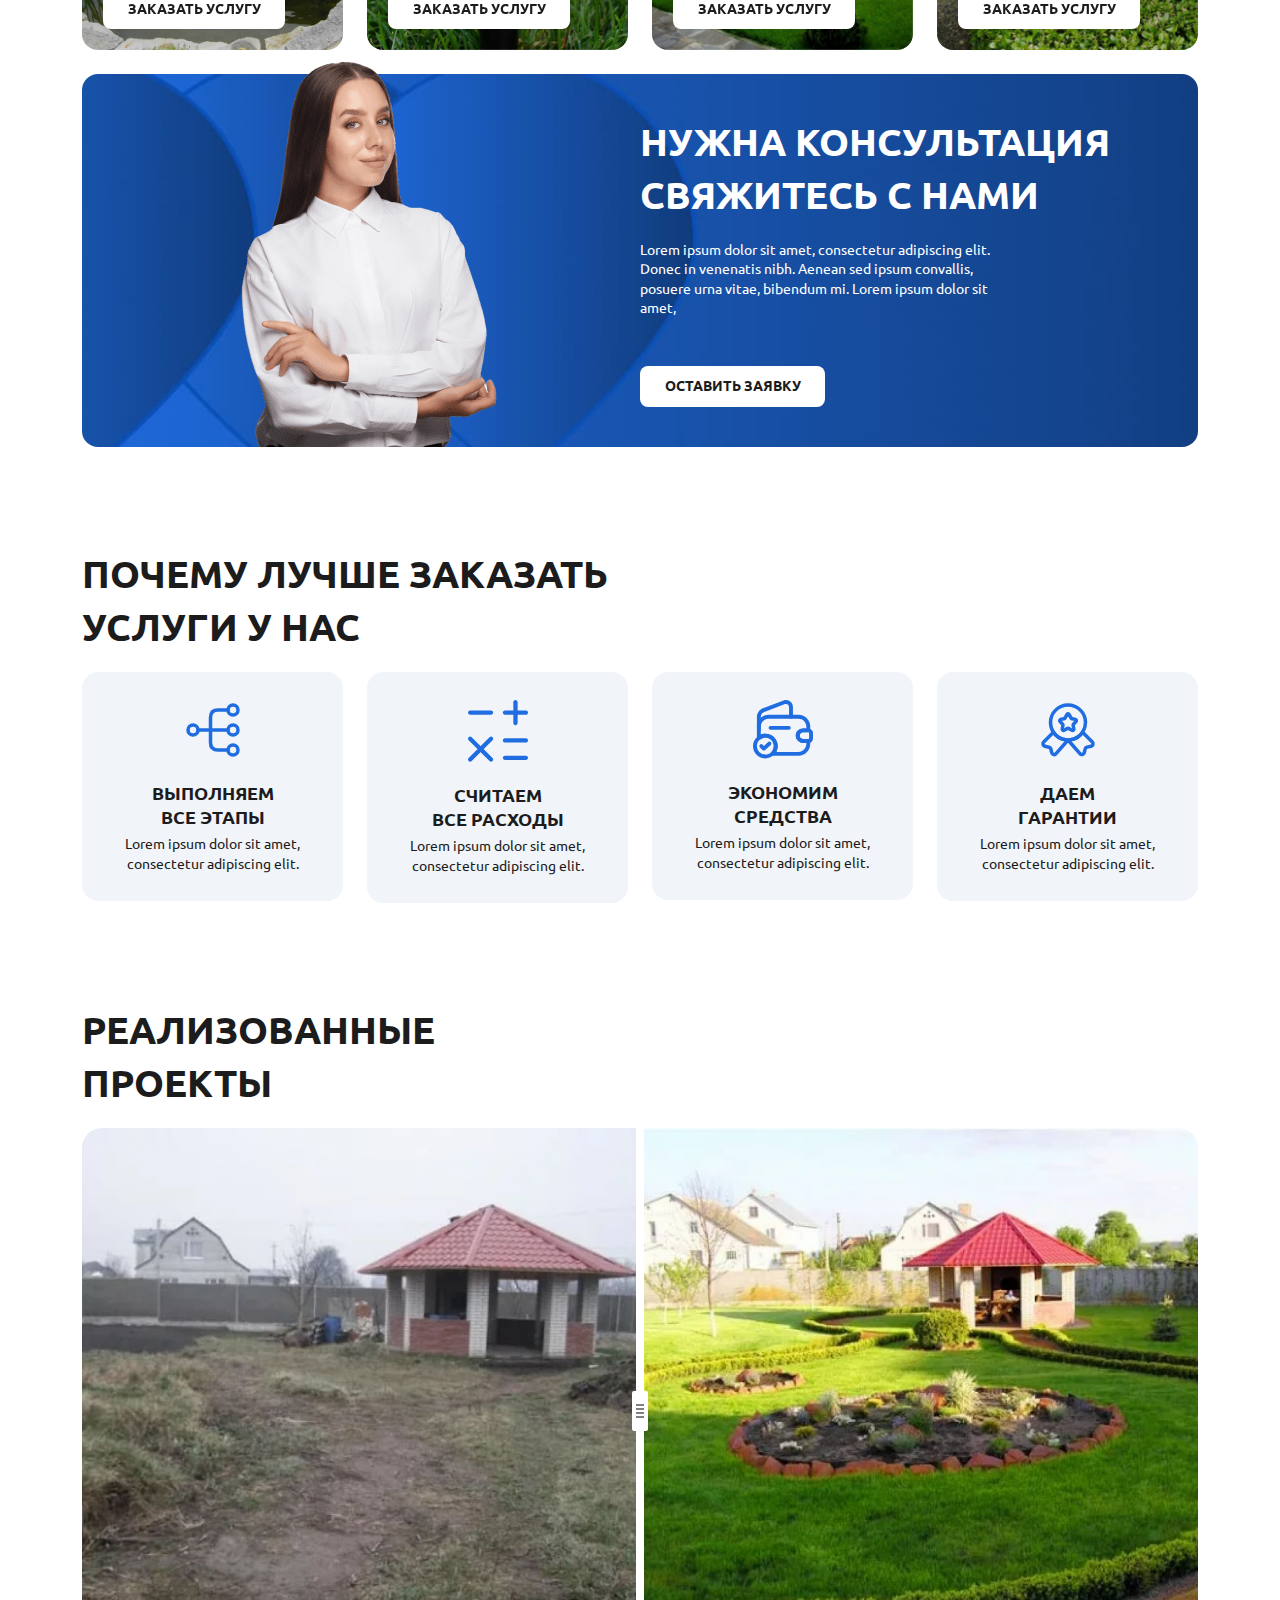
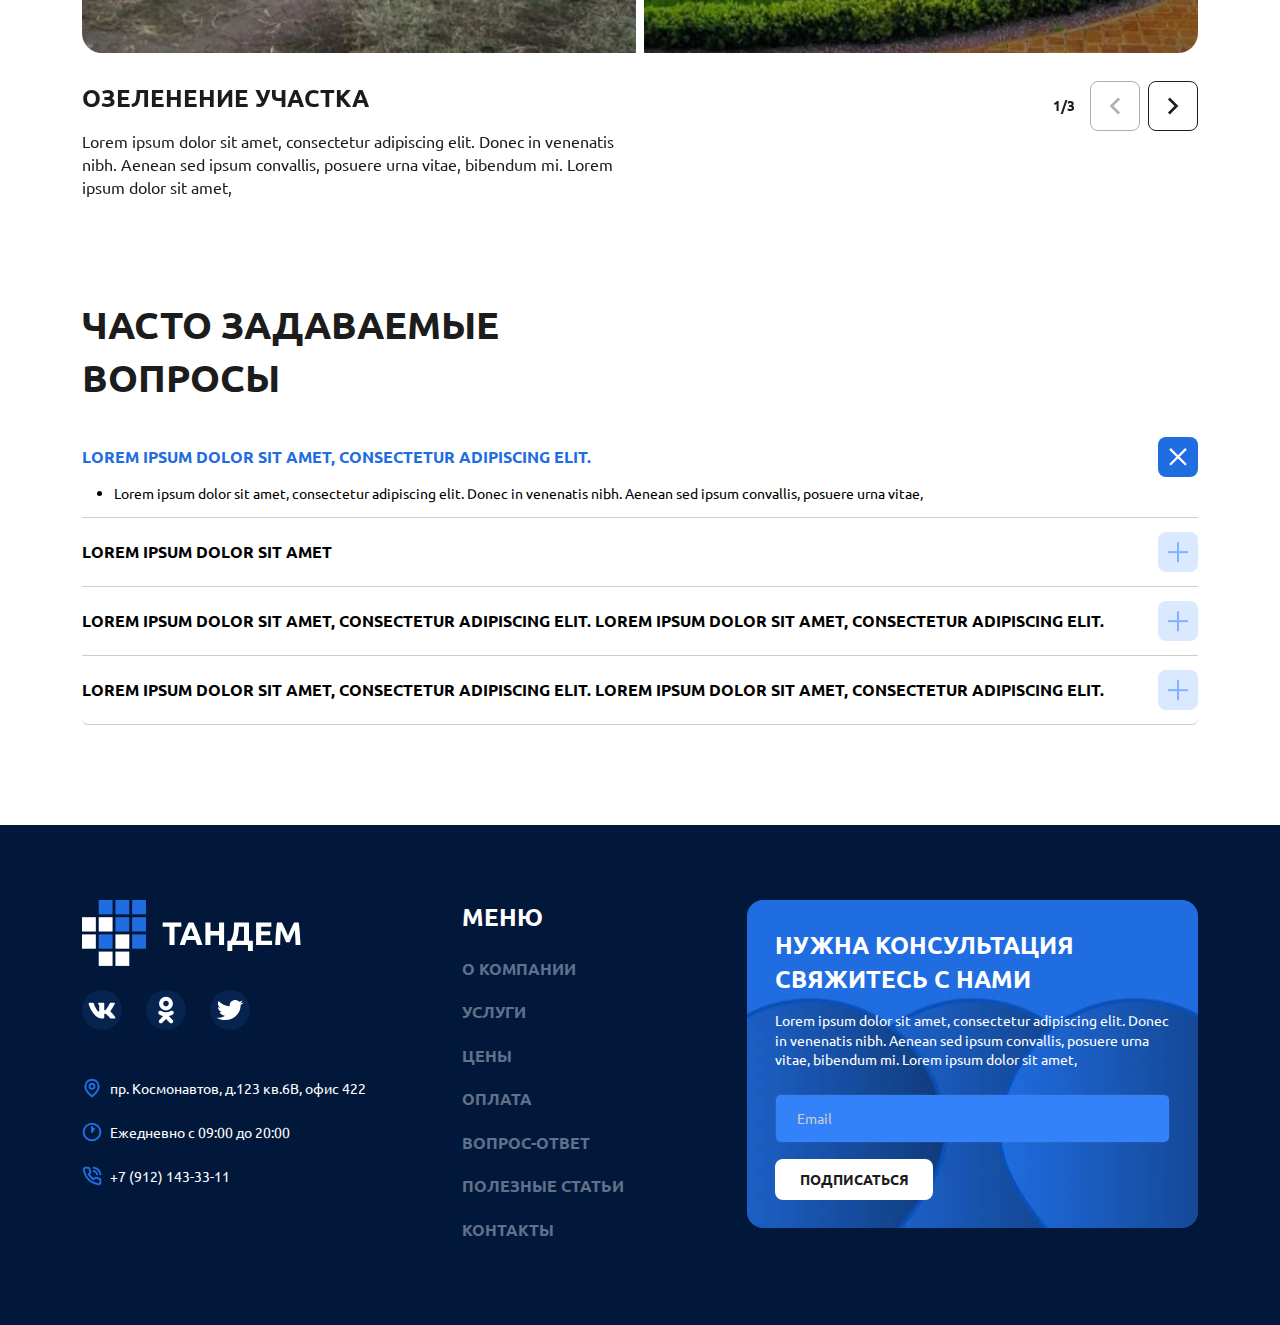
<file: service.html>
<!DOCTYPE html>
<html lang="ru">
    <head>
        <meta charset="UTF-8">
        <meta name="viewport" content="width=device-width, initial-scale=1.0">
        <link rel="stylesheet" href="css/bootstrap.min.css">
        <link rel="stylesheet" href="css/swiper-bundle.min.css"/>
        <link rel="stylesheet" href="css/style.min.css">
        <title>Тандем</title>
    </head>
<body>
    <header>
        <div class="container px-xxl-5 py-2 py-sm-3 py-md-4">
            <div class="row align-items-center">
                <div class="col-6 col-sm-4 col-lg-3">
                    <a href="index.html">
                        <img src="imgs/logo.svg" alt="logo" class="logo">
                    </a>
                </div>
                <div class="d-none d-lg-block col-4 col-xxl-6">
                    <address class="d-flex align-items-center mb-2">
                        <svg class="color-main" width="20" height="20" viewBox="0 0 20 20" fill="none" xmlns="http://www.w3.org/2000/svg">
                            <path d="M16.6666 8.33334C16.6666 13.3333 9.99992 18.3333 9.99992 18.3333C9.99992 18.3333 3.33325 13.3333 3.33325 8.33334C3.33325 6.56523 4.03563 4.86954 5.28587 3.61929C6.53612 2.36905 8.23181 1.66667 9.99992 1.66667C11.768 1.66667 13.4637 2.36905 14.714 3.61929C15.9642 4.86954 16.6666 6.56523 16.6666 8.33334Z" stroke="currentColor" stroke-width="2" stroke-linecap="round" stroke-linejoin="round"/>
                            <path d="M10 10.8333C11.3807 10.8333 12.5 9.71404 12.5 8.33333C12.5 6.95262 11.3807 5.83333 10 5.83333C8.61929 5.83333 7.5 6.95262 7.5 8.33333C7.5 9.71404 8.61929 10.8333 10 10.8333Z" stroke="currentColor" stroke-width="2" stroke-linecap="round" stroke-linejoin="round"/>
                        </svg>                    
                        <span class="ms-2 flex-1">пр. Космонавтов, д.123 кв.6В, офис 422</span>
                    </address>
                    <div class="d-flex align-items-center">
                        <svg class="color-main" width="20" height="20" viewBox="0 0 20 20" fill="none" xmlns="http://www.w3.org/2000/svg">
                            <path d="M9.99996 18.3333C14.6023 18.3333 18.3333 14.6024 18.3333 10C18.3333 5.39763 14.6023 1.66667 9.99996 1.66667C5.39759 1.66667 1.66663 5.39763 1.66663 10C1.66663 14.6024 5.39759 18.3333 9.99996 18.3333Z" stroke="currentColor" stroke-width="2" stroke-linecap="round" stroke-linejoin="round"/>
                            <path d="M10 5V10L12.0833 6.66667" stroke="currentColor" stroke-width="2" stroke-linecap="round" stroke-linejoin="round"/>
                        </svg>                    
                        <span class="ms-2 flex-1">Ежедневно с 09:00 до 20:00</span>
                    </div>
                </div>
                <div class="col-6 col-sm-8 col-lg-5 col-xxl-3 d-flex justify-content-end align-items-center">
                    <div class="d-none d-sm-block">
                        <a class="d-flex justify-content-end align-items-center mb-2" href="tel:79121433311">
                            <svg class="color-main" width="20" height="20" viewBox="0 0 20 20" fill="none" xmlns="http://www.w3.org/2000/svg">
                                <path d="M18.3333 14.1V16.6C18.3343 16.8321 18.2867 17.0618 18.1937 17.2745C18.1008 17.4871 17.9644 17.678 17.7934 17.8349C17.6224 17.9918 17.4205 18.1112 17.2006 18.1856C16.9808 18.2599 16.7478 18.2876 16.5167 18.2667C13.9523 17.988 11.4892 17.1118 9.32498 15.7083C7.31151 14.4289 5.60443 12.7218 4.32499 10.7083C2.91663 8.53433 2.04019 6.05916 1.76665 3.48333C1.74583 3.25288 1.77321 3.02063 1.84707 2.80135C1.92092 2.58207 2.03963 2.38057 2.19562 2.20968C2.35162 2.03879 2.54149 1.90225 2.75314 1.80876C2.9648 1.71527 3.1936 1.66688 3.42499 1.66666H5.92499C6.32941 1.66268 6.72148 1.80589 7.02812 2.0696C7.33476 2.33332 7.53505 2.69953 7.59165 3.09999C7.69717 3.90005 7.89286 4.6856 8.17499 5.44166C8.2871 5.73993 8.31137 6.06409 8.24491 6.37573C8.17844 6.68737 8.02404 6.97342 7.79998 7.19999L6.74165 8.25833C7.92795 10.3446 9.65536 12.072 11.7417 13.2583L12.8 12.2C13.0266 11.9759 13.3126 11.8215 13.6243 11.7551C13.9359 11.6886 14.26 11.7129 14.5583 11.825C15.3144 12.1071 16.0999 12.3028 16.9 12.4083C17.3048 12.4654 17.6745 12.6693 17.9388 12.9812C18.203 13.2931 18.3435 13.6913 18.3333 14.1Z" stroke="currentColor" stroke-width="2" stroke-linecap="round" stroke-linejoin="round"/>
                                <path d="M11.7084 1.66667C13.4069 1.84565 14.9935 2.599 16.2058 3.80216C17.418 5.00531 18.1833 6.58618 18.375 8.28334" stroke="currentColor" stroke-width="2" stroke-linecap="round" stroke-linejoin="round"/>
                                <path d="M11.7084 5C12.528 5.16161 13.2801 5.56586 13.867 6.16026C14.454 6.75466 14.8487 7.51177 15 8.33333" stroke="currentColor" stroke-width="2" stroke-linecap="round" stroke-linejoin="round"/>
                            </svg>                        
                            <span class="fs-17 fw-7 ms-2">+7 (912) 143-33-11</span>
                        </a>
                        <button type="button" data-bs-toggle="modal" data-bs-target="#callbackModal" class="color-main fw-7 ms-auto text-uppercase">Заказать звонок</button>
                    </div>
                    <a href="tel:79121433311" class="btn-call ms-auto d-sm-none">
                        <svg width="20" height="20" viewBox="0 0 20 20" fill="none" xmlns="http://www.w3.org/2000/svg">
                            <path d="M18.3333 14.1V16.6C18.3343 16.8321 18.2867 17.0618 18.1937 17.2745C18.1008 17.4871 17.9644 17.678 17.7934 17.8349C17.6224 17.9918 17.4205 18.1112 17.2006 18.1856C16.9808 18.2599 16.7478 18.2876 16.5167 18.2667C13.9523 17.988 11.4892 17.1118 9.32498 15.7083C7.31151 14.4289 5.60443 12.7218 4.32499 10.7083C2.91663 8.53433 2.04019 6.05916 1.76665 3.48333C1.74583 3.25288 1.77321 3.02063 1.84707 2.80135C1.92092 2.58207 2.03963 2.38057 2.19562 2.20968C2.35162 2.03879 2.54149 1.90225 2.75314 1.80876C2.9648 1.71527 3.1936 1.66688 3.42499 1.66666H5.92499C6.32941 1.66268 6.72148 1.80589 7.02812 2.0696C7.33476 2.33332 7.53505 2.69953 7.59165 3.09999C7.69717 3.90005 7.89286 4.6856 8.17499 5.44166C8.2871 5.73993 8.31137 6.06409 8.24491 6.37573C8.17844 6.68737 8.02404 6.97342 7.79998 7.19999L6.74165 8.25833C7.92795 10.3446 9.65536 12.072 11.7417 13.2583L12.8 12.2C13.0266 11.9759 13.3126 11.8215 13.6243 11.7551C13.9359 11.6886 14.26 11.7129 14.5583 11.825C15.3144 12.1071 16.0999 12.3028 16.9 12.4083C17.3048 12.4654 17.6745 12.6693 17.9388 12.9812C18.203 13.2931 18.3435 13.6913 18.3333 14.1Z" stroke="currentColor" stroke-width="2" stroke-linecap="round" stroke-linejoin="round"/>
                            <path d="M11.7084 1.66667C13.4069 1.84565 14.9935 2.599 16.2058 3.80216C17.418 5.00531 18.1833 6.58618 18.375 8.28334" stroke="currentColor" stroke-width="2" stroke-linecap="round" stroke-linejoin="round"/>
                            <path d="M11.7084 5C12.528 5.16161 13.2801 5.56586 13.867 6.16026C14.454 6.75466 14.8487 7.51177 15 8.33333" stroke="currentColor" stroke-width="2" stroke-linecap="round" stroke-linejoin="round"/>
                        </svg>
                    </a>
                    <button type="button" data-bs-toggle="offcanvas" data-bs-target="#offcanvasMenu" class="ms-3 ms-sm-4 ms-md-5 d-lg-none btn-primary p-2">
                        <svg width="24" height="24" viewBox="0 0 24 24" fill="none" xmlns="http://www.w3.org/2000/svg">
                            <rect y="5" width="24" height="2" fill="white"/>
                            <rect y="11" width="24" height="2" fill="white"/>
                            <rect y="17" width="24" height="2" fill="white"/>
                        </svg>                                                   
                    </button>
                </div>
            </div>
        </div>

        <nav class="d-none d-lg-block">
            <ul class="container">
                <li>
                    <a href="about.html">О компании</a>
                </li>
                <li class="hover">
                    <a href="" class="hover-link">
                        <span>Услуги</span>
                        <svg width="16" height="16" viewBox="0 0 24 24" fill="none" xmlns="http://www.w3.org/2000/svg">
                            <path d="M12 13.172L16.95 8.222L18.364 9.636L12 16L5.63601 9.636L7.05001 8.222L12 13.172Z" fill="currentColor"/>
                        </svg>
                    </a>
                    <ul class="hover-menu">
                        <li><a href="#">Услуга 1</a></li>
                        <li><a href="#">Услуга 2</a></li>
                        <li><a href="#">Услуга 3</a></li>
                    </ul>
                </li>
                <li>
                    <a href="">Цены</a>
                </li>
                <li>
                    <a href="payment.html">оПЛАТА</a>
                </li>
                <li>
                    <a href="faq.html">Вопрос-ответ</a>
                </li>
                <li>
                    <a href="">Полезные статьи</a>
                </li>
                <li>
                    <a href="contacts.html">кОНТАКТЫ</a>
                </li>
            </ul>
        </nav>
    </header>

    <main class="pt-4 pt-md-5">
        <section class="container px-xxl-5">
            <div class="row row-cols-lg-2">
                <div>
                    <nav>
                        <ol class="breadcrumb justify-content-start mt-0">
                            <li class="breadcrumb-item"><a href="#">Главная</a></li>
                            <li class="breadcrumb-item active" aria-current="page">Ландшафт</li>
                        </ol>
                    </nav>
                    <h1>создайте неповторимый облик вашего участка с услугой ландшафтного дизайна</h1>
                    <p class="mb-4">Lorem ipsum dolor sit amet, consectetur adipiscing elit. Donec in venenatis nibh. Aenean sed ipsum convallis, posuere urna vitae, bibendum mi. Lorem ipsum dolor sit amet, consectetur adipiscing elit. Donec in venenatis nibh. Aenean sed ipsum convallis, posuere urna vitae, bibendum mi.</p>
                    <p class="mb-4">Lorem ipsum dolor sit amet, consectetur adipiscing elit. Donec in venenatis nibh. Aenean sed ipsum convallis, posuere urna vitae, bibendum mi. Lorem ipsum dolor sit amet, consectetur adipiscing elit. Donec in venenatis nibh. Aenean sed ipsum convallis, posuere urna vitae, bibendum mi.</p>
                    <button type="button" class="btn-primary" data-bs-toggle="modal" data-bs-target="#callbackModal">ЗАказать услугу</button>
                </div>
                <div>
                    <div class="service-img">
                        <img src="imgs/img5.jpg" alt="Ландшафт" class="img-fluid about-img">
                    </div>
                </div>
            </div>
        </section>

        <section class="container px-xxl-5">
            <div class="row justify-content-between align-items-start">
                <div class="col-12 col-lg-8 col-xl-6">
                    <h2>Цены на услуги по ландшафтному дизайну</h2>
                </div>
            </div>

            <div class="row row-cols-md-2 row-cols-lg-3 row-cols-xl-4 g-3 g-md-4 mb-4">
                <div>
                    <div class="product-card-mini">
                        <img src="imgs/service1.jpg" alt="Ландшафтное проектирование">
                        
                        <div class="product-card-mini-text">
                            <h3><a href="">Ландшафтное проектирование</a></h3>
                            <p>от 500 руб/м3</p>
                            <button type="button" class="btn-secondary mt-auto">ЗАказать услугу</button>
                        </div>
                    </div>
                </div>
                <div>
                    <div class="product-card-mini">
                        <img src="imgs/service2.jpg" alt="Подпорные стенки">
                        
                        <div class="product-card-mini-text">
                            <h3><a href="">Подпорные стенки</a></h3>
                            <p>от 500 руб/м3</p>
                            <button type="button" class="btn-secondary mt-auto">ЗАказать услугу</button>
                        </div>
                    </div>
                </div>
                <div>
                    <div class="product-card-mini">
                        <img src="imgs/service3.jpg" alt="Мощение участков">
                        
                        <div class="product-card-mini-text">
                            <h3><a href="">Мощение участков</a></h3>
                            <p>от 500 руб/м3</p>
                            <button type="button" class="btn-secondary mt-auto">ЗАказать услугу</button>
                        </div>
                    </div>
                </div>
                <div>
                    <div class="product-card-mini">
                        <img src="imgs/service4.jpg" alt="Освещение участков">
                        
                        <div class="product-card-mini-text">
                            <h3><a href="">Освещение участков</a></h3>
                            <p>от 500 руб/м3</p>
                            <button type="button" class="btn-secondary mt-auto">ЗАказать услугу</button>
                        </div>
                    </div>
                </div>
                <div>
                    <div class="product-card-mini">
                        <img src="imgs/service5.jpg" alt="Декоративные водоёмы">
                        
                        <div class="product-card-mini-text">
                            <h3><a href="">Декоративные водоёмы</a></h3>
                            <p>от 500 руб/м3</p>
                            <button type="button" class="btn-secondary mt-auto">ЗАказать услугу</button>
                        </div>
                    </div>
                </div>
                <div>
                    <div class="product-card-mini">
                        <img src="imgs/service6.jpg" alt="Системы полива">
                        
                        <div class="product-card-mini-text">
                            <h3><a href="">Системы полива</a></h3>
                            <p>от 500 руб/м3</p>
                            <button type="button" class="btn-secondary mt-auto">ЗАказать услугу</button>
                        </div>
                    </div>
                </div>
                <div>
                    <div class="product-card-mini">
                        <img src="imgs/service7.jpg" alt="Озеленение участков">
                        
                        <div class="product-card-mini-text">
                            <h3><a href="">Озеленение участков</a></h3>
                            <p>от 500 руб/м3</p>
                            <button type="button" class="btn-secondary mt-auto">ЗАказать услугу</button>
                        </div>
                    </div>
                </div>
                <div>
                    <div class="product-card-mini">
                        <img src="imgs/service8.jpg" alt="Уход за садом">
                        
                        <div class="product-card-mini-text">
                            <h3><a href="">Уход за садом</a></h3>
                            <p>от 500 руб/м3</p>
                            <button type="button" class="btn-secondary mt-auto">ЗАказать услугу</button>
                        </div>
                    </div>
                </div>
            </div>

            <div class="block-callback">
                <div class="row flex-lg-row-reverse gx-lg-0 justify-content-end align-items-center">
                    <div class="col-12 col-lg-7 col-xl-6">
                        <h2 class="text-center text-lg-start">нУЖНА КОНСУЛЬТАЦИЯ СВЯЖИТЕСЬ С НАМИ</h2>
                        <div class="row">
                            <div class="col-lg-8">
                                <p>Lorem ipsum dolor sit amet, consectetur adipiscing elit. Donec in venenatis nibh. Aenean sed ipsum convallis, posuere urna vitae, bibendum mi. Lorem ipsum dolor sit amet, </p>
                            </div>
                        </div>
                        <button type="button" data-bs-toggle="modal" data-bs-target="#callbackModal" class="btn-secondary mx-auto mx-lg-0 mt-4 mt-lg-5">оСТАВИТЬ ЗАЯВКУ</button>
                    </div>
                    <div class="col-12 col-lg-5 col-xl-6">
                        <img src="imgs/woman2.png" alt="КОНСУЛЬТАЦИЯ" class="img-fluid">
                    </div>
                </div>

            </div>
        </section>

        <section class="plus container px-xxl-5">
            <div class="mb-4 mb-lg-0 row justify-content-between align-items-start">
                <div class="col-12 col-lg-8 col-xl-6">
                    <h2>Почему лучше заказать услуги у нас</h2>
                </div>
            </div>
            
            <div class="row row-cols-sm-2 row-cols-lg-4 g-4 justify-content-center">
                <div>
                    <a href="" class="simple-card">
                        <img class="simple-card-icon" src="imgs/icons/data.svg" alt="ЭТАПЫ">
                        <div>
                            <h5>ВЫПОЛНЯЕМ <br/>ВСЕ ЭТАПЫ</h5>
                            <p>Lorem ipsum dolor sit amet, consectetur adipiscing elit.</p>
                        </div>
                    </a>
                </div>
                <div>
                    <a href="" class="simple-card">
                        <img class="simple-card-icon" src="imgs/icons/math.svg" alt="РАСХОДЫ">
                        <div>
                            <h5>СЧИТАЕМ <br/>ВСЕ РАСХОДЫ</h5>
                            <p>Lorem ipsum dolor sit amet, consectetur adipiscing elit.</p>
                        </div>
                    </a>
                </div>
                <div>
                    <a href="" class="simple-card">
                        <img class="simple-card-icon" src="imgs/icons/cash.svg" alt="ЭКОНОМИМ СРЕДСТВА">
                        <div>
                            <h5>ЭКОНОМИМ <br/>СРЕДСТВА</h5>
                            <p>Lorem ipsum dolor sit amet, consectetur adipiscing elit.</p>
                        </div>
                    </a>
                </div>
                <div>
                    <a href="" class="simple-card">
                        <img class="simple-card-icon" src="imgs/icons/medal-star.svg" alt="ГАРАНТИИ">
                        <div>
                            <h5>ДАЕМ <br/>ГАРАНТИИ</h5>
                            <p>Lorem ipsum dolor sit amet, consectetur adipiscing elit.</p>
                        </div>
                    </a>
                </div>
            </div>
        </section>

        <section class="container px-xxl-5">
            <div class="mb-4 mb-lg-0 row justify-content-between align-items-start">
                <div class="col-12 col-lg-8 col-xl-6">
                    <h2>РЕАЛИЗОВАННЫЕ ПРОЕКТЫ</h2>
                </div>
            </div>

            <div class="swiper swiper-portfolio">
                <div class="swiper-wrapper">
                    <div class="swiper-slide">
                        <div class="ba-group">
                            <img src="imgs/before2.jpg" alt="before">
                            <img src="imgs/after2.jpg" alt="after">
                        </div>
                        <div class="row gx-0">
                            <div class="col-12 col-md-9 col-lg-6">
                                <h3>Озеленение участка</h3>
                                <p class="fs-115">Lorem ipsum dolor sit amet, consectetur adipiscing elit. Donec in venenatis nibh. Aenean sed ipsum convallis, posuere urna vitae, bibendum mi. Lorem ipsum dolor sit amet,</p>
                            </div>
                        </div>
                    </div>
                    <div class="swiper-slide">
                        <div class="ba-group">
                            <img src="imgs/before.jpg" alt="before">
                            <img src="imgs/after.jpg" alt="after">
                        </div>
                        <div class="row gx-0">
                            <div class="col-12 col-md-9 col-lg-6">
                                <h3>Усадьба 2</h3>
                                <p class="fs-115">Lorem ipsum dolor sit amet, consectetur adipiscing elit. Donec in venenatis nibh. Aenean sed ipsum convallis, posuere urna vitae, bibendum mi. Lorem ipsum dolor sit amet,</p>
                            </div>
                        </div>
                    </div>
                    <div class="swiper-slide">
                        <div class="ba-group">
                            <img src="imgs/before2.jpg" alt="before">
                            <img src="imgs/after2.jpg" alt="after">
                        </div>
                        <div class="row gx-0">
                            <div class="col-12 col-md-9 col-lg-6">
                                <h3>Усадьба 3</h3>
                                <p class="fs-115">Lorem ipsum dolor sit amet, consectetur adipiscing elit. Donec in venenatis nibh. Aenean sed ipsum convallis, posuere urna vitae, bibendum mi. Lorem ipsum dolor sit amet,</p>
                            </div>
                        </div>
                    </div>
                </div>
                <div class="swiper-controls">
                    <div class="swiper-pagination"></div>
                    <div class="swiper-button-prev">
                        <svg width="32" height="32" viewBox="0 0 32 32" fill="none" xmlns="http://www.w3.org/2000/svg">
                            <path d="M14.4374 16L21.0374 22.6L19.152 24.4854L10.6667 16L19.152 7.51468L21.0374 9.40002L14.4374 16Z" fill="currentColor"/>
                        </svg>                            
                    </div>
                    <div class="swiper-button-next">
                        <svg width="32" height="32" viewBox="0 0 32 32" fill="none" xmlns="http://www.w3.org/2000/svg">
                            <path d="M17.5626 16L10.9626 9.39998L12.848 7.51465L21.3333 16L12.848 24.4853L10.9626 22.6L17.5626 16Z" fill="currentColor"/>
                        </svg>                            
                    </div>
                </div>
            </div>
        </section>

        <section class="container px-xxl-5">
            <div class="mb-4 mb-lg-0 row justify-content-between align-items-start">
                <div class="col-12 col-lg-8 col-xl-6">
                    <h2>Часто задаваемые вопросы</h2>
                </div>
            </div>

            <div class="accordion" id="accordionFAQ-1">
                <div class="accordion-item">
                    <div class="accordion-header">
                        <button class="accordion-button" type="button" data-bs-toggle="collapse" data-bs-target="#collapse1" aria-expanded="true">
                            Lorem ipsum dolor sit amet, consectetur adipiscing elit. 
                        </button>
                    </div>
                    <div id="collapse1" class="accordion-collapse collapse show" data-bs-parent="#accordionFAQ-1">
                        <div class="accordion-body">
                            <ul>
                                <li>Lorem ipsum dolor sit amet, consectetur adipiscing elit. Donec in venenatis nibh. Aenean sed ipsum convallis, posuere urna vitae,</li>
                            </ul>
                        </div>
                    </div>
                </div>
                <div class="accordion-item">
                    <div class="accordion-header">
                        <button class="accordion-button collapsed" type="button" data-bs-toggle="collapse" data-bs-target="#collapse2" aria-expanded="false">
                            Lorem ipsum dolor sit amet
                        </button>
                    </div>
                    <div id="collapse2" class="accordion-collapse collapse" data-bs-parent="#accordionFAQ-1">
                        <div class="accordion-body">
                            <p>Lorem ipsum dolor sit amet consectetur adipisicing elit. Dolorem natus, quae quos corporis ipsam nulla facilis et fugiat aperiam cumque illo. Laudantium, asperiores voluptates odit pariatur corporis ullam. Voluptates, est? Lorem ipsum dolor sit, amet consectetur adipisicing elit. Eum quod reiciendis distinctio deleniti nesciunt dicta illo aspernatur rem suscipit. Architecto facilis perspiciatis cumque, blanditiis laudantium accusamus vitae corrupti earum. Neque.</p>
                        </div>
                    </div>
                </div>
                <div class="accordion-item">
                    <div class="accordion-header">
                        <button class="accordion-button collapsed" type="button" data-bs-toggle="collapse" data-bs-target="#collapse3" aria-expanded="false">
                            Lorem ipsum dolor sit amet, consectetur adipiscing elit. Lorem ipsum dolor sit amet, consectetur adipiscing elit. 
                        </button>
                    </div>
                    <div id="collapse3" class="accordion-collapse collapse" data-bs-parent="#accordionFAQ-1">
                        <div class="accordion-body">
                            <p>Lorem ipsum dolor sit amet consectetur adipisicing elit. Ipsam nisi minima cupiditate labore ducimus rerum, nulla culpa accusantium recusandae sunt perferendis error quae consectetur voluptates. Suscipit laborum tempora enim in.</p>
                        </div>
                    </div>
                </div>
                <div class="accordion-item">
                    <div class="accordion-header">
                        <button class="accordion-button collapsed" type="button" data-bs-toggle="collapse" data-bs-target="#collapse4" aria-expanded="false">
                            Lorem ipsum dolor sit amet, consectetur adipiscing elit. Lorem ipsum dolor sit amet, consectetur adipiscing elit. 
                        </button>
                    </div>
                    <div id="collapse4" class="accordion-collapse collapse" data-bs-parent="#accordionFAQ-1">
                        <div class="accordion-body">
                            <p>Lorem ipsum dolor sit amet consectetur adipisicing elit. Ipsam nisi minima cupiditate labore ducimus rerum, nulla culpa accusantium recusandae sunt perferendis error quae consectetur voluptates. Suscipit laborum tempora enim in.</p>
                        </div>
                    </div>
                </div>
            </div>
        </section>
    </main>

    <footer>
        <div class="container px-xxl-5">
            <div class="row">
                <div class="col-12 col-sm-6 col-lg-4">
                    <img src="imgs/logo-white.svg" alt="Парадис нерудные материалы">
                    <ul class="social list-unstyled mt-4">
                        <li class="me-4">
                            <a href="">
                                <svg width="40" height="40" viewBox="0 0 40 40" fill="none" xmlns="http://www.w3.org/2000/svg">
                                    <path fill-rule="evenodd" clip-rule="evenodd" d="M32.7216 13.7784C32.907 13.1603 32.7216 12.7061 31.8393 12.7061H28.9219C28.1801 12.7061 27.8384 13.0984 27.6529 13.5312C27.6529 13.5312 26.1692 17.1473 24.0675 19.4962C23.3875 20.1761 23.0785 20.3922 22.7076 20.3922C22.5221 20.3922 22.2537 20.1761 22.2537 19.5581V13.7784C22.2537 13.0365 22.0385 12.7061 21.4202 12.7061H16.8358C16.3723 12.7061 16.0935 13.0503 16.0935 13.3766C16.0935 14.0799 17.1442 14.242 17.2526 16.22V20.5162C17.2526 21.4581 17.0825 21.629 16.7116 21.629C15.7226 21.629 13.3171 17.9965 11.8901 13.8403C11.6104 13.0324 11.3299 12.7061 10.5843 12.7061H7.66698C6.83345 12.7061 6.66675 13.0984 6.66675 13.5312C6.66675 14.3039 7.65594 18.1365 11.272 23.2052C13.683 26.6664 17.0792 28.5431 20.1699 28.5431C22.0245 28.5431 22.2537 28.1263 22.2537 27.4084V24.7922C22.2537 23.9587 22.4294 23.7924 23.0164 23.7924C23.4494 23.7924 24.191 24.0087 25.9221 25.6776C27.9 27.6554 28.2259 28.5431 29.3387 28.5431H32.2561C33.0896 28.5431 33.5063 28.1263 33.2659 27.3038C33.0029 26.4841 32.0585 25.295 30.8053 23.8851C30.1253 23.0814 29.1053 22.216 28.7965 21.7834C28.3637 21.227 28.4873 20.9799 28.7965 20.4856C28.7965 20.4856 32.3507 15.4786 32.7216 13.7786V13.7784Z" fill="currentColor"/>
                                </svg>                                    
                            </a>
                        </li>
                        <li class="me-4">
                            <a href="">
                                <svg width="40" height="40" viewBox="0 0 40 40" fill="none" xmlns="http://www.w3.org/2000/svg">
                                    <path d="M19.9997 10.7005C21.5711 10.7005 22.8492 11.9786 22.8492 13.55C22.8492 15.12 21.5707 16.3982 19.9997 16.3982C18.4293 16.3982 17.1509 15.12 17.1509 13.55C17.1505 11.9783 18.4297 10.7005 19.9997 10.7005ZM19.9997 20.4297C23.7953 20.4297 26.882 17.344 26.882 13.55C26.882 9.75403 23.7957 6.66699 19.9997 6.66699C16.2044 6.66699 13.1174 9.75436 13.1174 13.55C13.1174 17.344 16.2044 20.4297 19.9997 20.4297ZM22.784 26.0434C24.1998 25.721 25.5509 25.1615 26.7803 24.3887C27.2328 24.104 27.5537 23.6511 27.6724 23.1298C27.7911 22.6084 27.6978 22.0613 27.4131 21.6087C27.2723 21.3844 27.0886 21.19 26.8726 21.0367C26.6566 20.8835 26.4125 20.7743 26.1543 20.7154C25.8961 20.6565 25.6288 20.6492 25.3677 20.6937C25.1066 20.7382 24.8569 20.8338 24.6327 20.9749C21.8132 22.7475 18.1843 22.7462 15.367 20.9749C15.1429 20.8337 14.8932 20.7381 14.6321 20.6936C14.3711 20.6491 14.1038 20.6564 13.8456 20.7153C13.5874 20.7742 13.3433 20.8834 13.1273 21.0367C12.9114 21.19 12.7278 21.3843 12.587 21.6087C12.3022 22.0611 12.2088 22.6082 12.3272 23.1295C12.4457 23.6509 12.7664 24.1038 13.2188 24.3887C14.4481 25.1612 15.7989 25.7207 17.2144 26.0434L13.3671 29.8914C12.989 30.2696 12.7766 30.7825 12.7767 31.3173C12.7768 31.8521 12.9894 32.365 13.3676 32.7431C13.7458 33.1211 14.2587 33.3335 14.7935 33.3334C15.3283 33.3333 15.8412 33.1208 16.2192 32.7426L19.9991 28.9621L23.7812 32.7429C23.9682 32.9302 24.1903 33.0787 24.4347 33.1801C24.6792 33.2815 24.9413 33.3337 25.2059 33.3337C25.4706 33.3337 25.7327 33.2815 25.9771 33.1801C26.2216 33.0787 26.4437 32.9302 26.6307 32.7429C26.8183 32.5559 26.9671 32.3338 27.0686 32.0891C27.1701 31.8445 27.2224 31.5823 27.2224 31.3175C27.2224 31.0526 27.1701 30.7904 27.0686 30.5458C26.9671 30.3012 26.8183 30.079 26.6307 29.8921L22.784 26.0434Z" fill="currentColor"/>
                                </svg>                                    
                            </a>
                        </li>
                        <li class="me-4">
                            <a href="">
                                <svg width="40" height="40" viewBox="0 0 40 40" fill="none" xmlns="http://www.w3.org/2000/svg">
                                    <path d="M33.3334 12.4359C32.381 12.8205 31.2926 13.0769 30.2042 13.2051C31.2926 12.5641 32.245 11.5385 32.6531 10.3846C31.5647 11.0256 30.4763 11.4103 29.1157 11.6667C28.1634 10.641 26.6667 10 25.1701 10C22.1769 10 19.728 12.3077 19.728 15.1282C19.728 15.5128 19.728 15.8974 19.864 16.282C15.3742 16.0256 11.2926 13.9744 8.5715 10.8974C8.16334 11.6667 7.89123 12.5641 7.89123 13.4615C7.89123 15.2564 8.84362 16.7949 10.3402 17.6923C9.38783 17.6923 8.5715 17.4359 7.89123 17.0513C7.89123 19.4872 9.79599 21.6667 12.245 22.0513C11.8368 22.1795 11.2926 22.1795 10.7484 22.1795C10.3402 22.1795 10.0681 22.1795 9.65994 22.0513C10.3402 24.1026 12.381 25.641 14.83 25.641C12.9253 27.0513 10.6123 27.8205 8.02729 27.8205C7.61913 27.8205 7.21097 27.8205 6.66675 27.6923C9.11573 29.1026 11.9729 30 15.1021 30C25.1702 30 30.6123 22.1795 30.6123 15.3846V14.7436C31.7008 14.359 32.6531 13.4615 33.3334 12.4359Z" fill="currentColor"/>
                                </svg>                                    
                            </a>
                        </li>
                    </ul>
                    <ul class="list-unstyled mt-5">
                        <li class="mb-4">
                            <address class="d-flex align-items-center justify-content-center justify-content-sm-start">
                                <svg class="color-main" width="20" height="20" viewBox="0 0 20 20" fill="none" xmlns="http://www.w3.org/2000/svg">
                                    <path d="M16.6666 8.33366C16.6666 13.3337 9.99992 18.3337 9.99992 18.3337C9.99992 18.3337 3.33325 13.3337 3.33325 8.33366C3.33325 6.56555 4.03563 4.86986 5.28587 3.61961C6.53612 2.36937 8.23181 1.66699 9.99992 1.66699C11.768 1.66699 13.4637 2.36937 14.714 3.61961C15.9642 4.86986 16.6666 6.56555 16.6666 8.33366Z" stroke="currentColor" stroke-width="2" stroke-linecap="round" stroke-linejoin="round"/>
                                    <path d="M10 10.833C11.3807 10.833 12.5 9.71372 12.5 8.33301C12.5 6.9523 11.3807 5.83301 10 5.83301C8.61929 5.83301 7.5 6.9523 7.5 8.33301C7.5 9.71372 8.61929 10.833 10 10.833Z" stroke="currentColor" stroke-width="2" stroke-linecap="round" stroke-linejoin="round"/>
                                </svg>                                    
                                <span class="ms-2 flex-1">пр. Космонавтов, д.123 кв.6В, офис 422</span>
                            </address>
                        </li>
                        <li class="mb-4">
                            <div class="d-flex align-items-center justify-content-center justify-content-sm-start">
                                <svg class="color-main" width="20" height="20" viewBox="0 0 20 20" fill="none" xmlns="http://www.w3.org/2000/svg">
                                    <path d="M10.0001 18.3337C14.6025 18.3337 18.3334 14.6027 18.3334 10.0003C18.3334 5.39795 14.6025 1.66699 10.0001 1.66699C5.39771 1.66699 1.66675 5.39795 1.66675 10.0003C1.66675 14.6027 5.39771 18.3337 10.0001 18.3337Z" stroke="currentColor" stroke-width="2" stroke-linecap="round" stroke-linejoin="round"/>
                                    <path d="M10 5V10L12.0833 6.66667" stroke="currentColor" stroke-width="2" stroke-linecap="round" stroke-linejoin="round"/>
                                </svg>                                    
                                <span class="ms-2 flex-1">Ежедневно с 09:00 до 20:00</span>
                            </div>
                        </li>
                        <li>
                            <div class="d-flex align-items-center justify-content-center justify-content-sm-start">
                                <svg class="color-main" width="20" height="20" viewBox="0 0 20 20" fill="none" xmlns="http://www.w3.org/2000/svg">
                                    <path d="M18.3334 14.1004V16.6004C18.3344 16.8325 18.2868 17.0622 18.1939 17.2749C18.1009 17.4875 17.9645 17.6784 17.7935 17.8353C17.6225 17.9922 17.4206 18.1116 17.2007 18.186C16.9809 18.2603 16.7479 18.288 16.5168 18.2671C13.9525 17.9884 11.4893 17.1122 9.32511 15.7087C7.31163 14.4293 5.60455 12.7222 4.32511 10.7087C2.91676 8.53474 2.04031 6.05957 1.76677 3.48374C1.74595 3.2533 1.77334 3.02104 1.84719 2.80176C1.92105 2.58248 2.03975 2.38098 2.19575 2.21009C2.35174 2.0392 2.54161 1.90266 2.75327 1.80917C2.96492 1.71569 3.19372 1.66729 3.42511 1.66707H5.92511C6.32953 1.66309 6.7216 1.80631 7.02824 2.07002C7.33488 2.33373 7.53517 2.69995 7.59177 3.10041C7.69729 3.90046 7.89298 4.68601 8.17511 5.44207C8.28723 5.74034 8.31149 6.0645 8.24503 6.37614C8.17857 6.68778 8.02416 6.97383 7.80011 7.20041L6.74177 8.25874C7.92807 10.345 9.65549 12.0724 11.7418 13.2587L12.8001 12.2004C13.0267 11.9764 13.3127 11.8219 13.6244 11.7555C13.936 11.689 14.2602 11.7133 14.5584 11.8254C15.3145 12.1075 16.1001 12.3032 16.9001 12.4087C17.3049 12.4658 17.6746 12.6697 17.9389 12.9817C18.2032 13.2936 18.3436 13.6917 18.3334 14.1004Z" stroke="currentColor" stroke-width="2" stroke-linecap="round" stroke-linejoin="round"/>
                                    <path d="M11.7083 1.66699C13.4068 1.84597 14.9934 2.59932 16.2056 3.80248C17.4179 5.00563 18.1832 6.5865 18.3749 8.28366" stroke="currentColor" stroke-width="2" stroke-linecap="round" stroke-linejoin="round"/>
                                    <path d="M11.7083 5C12.5278 5.16161 13.2799 5.56586 13.8669 6.16026C14.4539 6.75466 14.8486 7.51177 14.9999 8.33333" stroke="currentColor" stroke-width="2" stroke-linecap="round" stroke-linejoin="round"/>
                                </svg>                                                                       
                                <a href="tel:+79121433311" class="ms-2 flex-1">+7 (912) 143-33-11</a>
                            </div>
                        </li>
                    </ul>
                </div>
                <div class="d-none d-sm-block col-6 col-lg-3">
                    <h3 class="mb-4">меню</h3>
                    <ul class="list-unstyled menu">
                        <li><a href="">О компании</a></li>
                        <li><a href="">Услуги</a></li>
                        <li><a href="">Цены</a></li>
                        <li><a href="">Оплата</a></li>
                        <li><a href="">Вопрос-ответ</a></li>
                        <li><a href="">Полезные статьи</a></li>
                        <li><a href="">Контакты</a></li>
                    </ul>
                </div>
                <div class="col-12 col-lg-5 mt-4 mt-lg-0">
                    <form action="" class="callbackForm">
                        <h3>нУЖНА КОНСУЛЬТАЦИЯ СВЯЖИТЕСЬ С НАМИ</h3>
                        <p class="mb-4">Lorem ipsum dolor sit amet, consectetur adipiscing elit. Donec in venenatis nibh. Aenean sed ipsum convallis, posuere urna vitae, bibendum mi. Lorem ipsum dolor sit amet, </p>
                        <input type="email" class="form-control" placeholder="Email">
                        <button type="submit" class="btn-secondary mt-3">Подписаться</button>
                    </form>
                </div>
            </div>
        </div>
    </footer>

    <div class="modal fade" id="callbackModal" tabindex="-1" aria-hidden="true">
        <div class="modal-dialog">
            <div class="modal-content p-0">
                <div class="modal-body p-0">
                    <form action="" class="callbackForm">
                        <div class="d-flex justify-content-between align-items-center mb-4">
                            <h3 class="mb-0">СВЯЖИТЕСЬ С НАМИ</h3>
                            <button type="button" class="btn-secondary p-1" data-bs-dismiss="modal">
                                <svg width="1.5em" height="1.5em" viewBox="0 0 25 24" fill="none" xmlns="http://www.w3.org/2000/svg">
                                    <path fill-rule="evenodd" clip-rule="evenodd" d="M4.45209 3.46967C4.74498 3.17678 5.21986 3.17678 5.51275 3.46967L21.5128 19.4697C21.8056 19.7626 21.8056 20.2374 21.5128 20.5303C21.2199 20.8232 20.745 20.8232 20.4521 20.5303L4.45209 4.53033C4.1592 4.23744 4.1592 3.76256 4.45209 3.46967Z" fill="black"/>
                                    <path fill-rule="evenodd" clip-rule="evenodd" d="M21.5128 3.46967C21.8056 3.76256 21.8056 4.23744 21.5128 4.53033L5.51275 20.5303C5.21986 20.8232 4.74498 20.8232 4.45209 20.5303C4.1592 20.2374 4.1592 19.7626 4.45209 19.4697L20.4521 3.46967C20.745 3.17678 21.2199 3.17678 21.5128 3.46967Z" fill="black"/>
                                </svg>                            
                            </button>
                        </div>
                        
                        <input type="text" class="form-control" placeholder="Ваше имя">
                        <input type="tel" class="form-control mt-3" placeholder="Номер телефона">
                        <label class="form-check mt-3">
                            <input class="form-check-input" type="checkbox" value="">
                            <div class="form-check-text">
                                Я согласен на обработку <a href="">персональных данных</a>
                            </div>
                        </label>
                        <button type="submit" class="btn-secondary mt-3">Заказать звонок</button>
                    </form>
                </div>
            </div>
        </div>
    </div>

    <div class="offcanvas offcanvas-end" tabindex="-1" id="offcanvasMenu">
        <div class="offcanvas-header">
            <img class="d-lg-none logo w-50" src="imgs/logo.svg" alt="Парадис">
            <button type="button" class="btn-primary p-1" data-bs-dismiss="offcanvas">
                <svg width="24" height="24" viewBox="0 0 24 24" fill="none" xmlns="http://www.w3.org/2000/svg">
                    <path fill-rule="evenodd" clip-rule="evenodd" d="M3.46967 3.46967C3.76256 3.17678 4.23744 3.17678 4.53033 3.46967L20.5303 19.4697C20.8232 19.7626 20.8232 20.2374 20.5303 20.5303C20.2374 20.8232 19.7626 20.8232 19.4697 20.5303L3.46967 4.53033C3.17678 4.23744 3.17678 3.76256 3.46967 3.46967Z" fill="white"/>
                    <path fill-rule="evenodd" clip-rule="evenodd" d="M20.5303 3.46967C20.8232 3.76256 20.8232 4.23744 20.5303 4.53033L4.53033 20.5303C4.23744 20.8232 3.76256 20.8232 3.46967 20.5303C3.17678 20.2374 3.17678 19.7626 3.46967 19.4697L19.4697 3.46967C19.7626 3.17678 20.2374 3.17678 20.5303 3.46967Z" fill="white"/>
                </svg>                    
            </button>
        </div>
        <div class="offcanvas-body">
            <ul>
                <li>
                    <a href="">О компании</a>
                </li>
                <li>
                    <div class="d-flex w-100">
                        <a href="">Услуги</a>
                        <button class="ms-auto" type="button" data-bs-toggle="collapse" data-bs-target="#collapseMenu" aria-expanded="false">
                            <svg width="24" height="24" viewBox="0 0 24 24" fill="none" xmlns="http://www.w3.org/2000/svg">
                                <path d="M12 13.172L16.95 8.222L18.364 9.636L12 16L5.63601 9.636L7.05001 8.222L12 13.172Z" fill="currentColor"/>
                            </svg>
                        </button>
                    </div>
                    <ul class="collapse" id="collapseMenu">
                        <li><a href="#">Услуги 1</a></li>
                        <li><a href="#">Услуги 2</a></li>
                        <li><a href="#">Услуги 3</a></li>
                    </ul>
                </li>
                <li>
                    <a href="">Цены</a>
                </li>
                <li>
                    <a href="">Оплата</a>
                </li>
                <li>
                    <a href="">Вопрос-ответ</a>
                </li>
                <li>
                    <a href="">Полезные статьи</a>
                </li>
                <li>
                    <a href="">Контакты</a>
                </li>
            </ul>
        </div>
        <div class="offcanvas-footer">
            <address class="d-flex align-items-center">
                <svg class="color-main" width="20" height="20" viewBox="0 0 20 20" fill="none" xmlns="http://www.w3.org/2000/svg">
                    <path d="M16.6666 8.33334C16.6666 13.3333 9.99992 18.3333 9.99992 18.3333C9.99992 18.3333 3.33325 13.3333 3.33325 8.33334C3.33325 6.56523 4.03563 4.86954 5.28587 3.61929C6.53612 2.36905 8.23181 1.66667 9.99992 1.66667C11.768 1.66667 13.4637 2.36905 14.714 3.61929C15.9642 4.86954 16.6666 6.56523 16.6666 8.33334Z" stroke="currentColor" stroke-width="2" stroke-linecap="round" stroke-linejoin="round"/>
                    <path d="M10 10.8333C11.3807 10.8333 12.5 9.71404 12.5 8.33333C12.5 6.95262 11.3807 5.83333 10 5.83333C8.61929 5.83333 7.5 6.95262 7.5 8.33333C7.5 9.71404 8.61929 10.8333 10 10.8333Z" stroke="currentColor" stroke-width="2" stroke-linecap="round" stroke-linejoin="round"/>
                </svg>                    
                <span class="ms-2 flex-1">пр. Космонавтов, д.123 кв.6В, офис 422</span>
            </address>
            <div class="d-flex align-items-center mt-3">
                <svg class="color-main" width="20" height="20" viewBox="0 0 20 20" fill="none" xmlns="http://www.w3.org/2000/svg">
                    <path d="M9.99996 18.3333C14.6023 18.3333 18.3333 14.6024 18.3333 10C18.3333 5.39763 14.6023 1.66667 9.99996 1.66667C5.39759 1.66667 1.66663 5.39763 1.66663 10C1.66663 14.6024 5.39759 18.3333 9.99996 18.3333Z" stroke="currentColor" stroke-width="2" stroke-linecap="round" stroke-linejoin="round"/>
                    <path d="M10 5V10L12.0833 6.66667" stroke="currentColor" stroke-width="2" stroke-linecap="round" stroke-linejoin="round"/>
                </svg>                    
                <span class="ms-2 flex-1">Ежедневно с 09:00 до 20:00</span>
            </div>
            <a class="d-flex align-items-center mt-3 mb-2" href="tel:+79121433311">
                <svg class="color-main" width="20" height="20" viewBox="0 0 20 20" fill="none" xmlns="http://www.w3.org/2000/svg">
                    <path d="M18.3333 14.1V16.6C18.3343 16.8321 18.2867 17.0618 18.1937 17.2745C18.1008 17.4871 17.9644 17.678 17.7934 17.8349C17.6224 17.9918 17.4205 18.1112 17.2006 18.1856C16.9808 18.2599 16.7478 18.2876 16.5167 18.2667C13.9523 17.988 11.4892 17.1118 9.32498 15.7083C7.31151 14.4289 5.60443 12.7218 4.32499 10.7083C2.91663 8.53433 2.04019 6.05916 1.76665 3.48333C1.74583 3.25288 1.77321 3.02063 1.84707 2.80135C1.92092 2.58207 2.03963 2.38057 2.19562 2.20968C2.35162 2.03879 2.54149 1.90225 2.75314 1.80876C2.9648 1.71527 3.1936 1.66688 3.42499 1.66666H5.92499C6.32941 1.66268 6.72148 1.80589 7.02812 2.0696C7.33476 2.33332 7.53505 2.69953 7.59165 3.09999C7.69717 3.90005 7.89286 4.6856 8.17499 5.44166C8.2871 5.73993 8.31137 6.06409 8.24491 6.37573C8.17844 6.68737 8.02404 6.97342 7.79998 7.19999L6.74165 8.25833C7.92795 10.3446 9.65536 12.072 11.7417 13.2583L12.8 12.2C13.0266 11.9759 13.3126 11.8215 13.6243 11.7551C13.9359 11.6886 14.26 11.7129 14.5583 11.825C15.3144 12.1071 16.0999 12.3028 16.9 12.4083C17.3048 12.4654 17.6745 12.6693 17.9388 12.9812C18.203 13.2931 18.3435 13.6913 18.3333 14.1Z" stroke="currentColor" stroke-width="2" stroke-linecap="round" stroke-linejoin="round"/>
                    <path d="M11.7084 1.66667C13.4069 1.84565 14.9935 2.599 16.2058 3.80216C17.418 5.00531 18.1833 6.58618 18.375 8.28334" stroke="currentColor" stroke-width="2" stroke-linecap="round" stroke-linejoin="round"/>
                    <path d="M11.7084 5C12.528 5.16161 13.2801 5.56586 13.867 6.16026C14.454 6.75466 14.8487 7.51177 15 8.33333" stroke="currentColor" stroke-width="2" stroke-linecap="round" stroke-linejoin="round"/>
                </svg>                        
                <span class="fs-17 fw-7 ms-2 flex-1">+7 (912) 143-33-11</span>
            </a>
            <button type="button" data-bs-toggle="modal" data-bs-target="#callbackModal" class="color-main fw-7 text-uppercase ms-4 mt-2">Заказать звонок</button>
        </div>
    </div>

    <script src="js/bootstrap.bundle.min.js"></script>
    <script src="js/swiper-bundle.min.js"></script>
    <script src="js/slider.js"></script>
    <script src="js/fslightbox.js"></script>
</body>
</html>
</file>
<file: css/style.min.css>
@import"https://fonts.googleapis.com/css2?family=Ubuntu:wght@400;700&display=swap";:root{--h-height: 163px;--h-logo: 66px;--f-height: 500px;--font-size: 14px;--bg-color: #fff;--main-color: #1F6DE1;--accent-color: #07234F;--light-color: #80B2FF;--input-bg: #3382F9;--extralight-color: #DAE9FF;--font-color: #1C1C1C;--gray: #434343;--light-gray: #CDCDCD;--main-font: "Ubuntu";--title-font: "Ubuntu";--transition: 250ms ease-in;--radius: 8px;--radius-sm: 4px;--radius-md: 16px;--radius-lg: 20px;--radius-xl: 32px;--bs-secondary-color: #CDCDCD;--bs-border-radius: 6px;--bs-border-radius-sm: 0em;--bs-border-radius-lg: 0em;--bs-border-radius-xl: 0em;--bs-border-radius-xxl: 0em;--bs-border-radius-2xl: --bs-body-line-height: 1.4em;--bs-body-bg: #fff;--bs-body-color: #000000;--bs-modal-border-radius: var(--radius);--bs-modal-border-width: 0px;--pf-height: 600px}@media(max-width: 1399.98px){:root{--pf-height: 525px}}@media(max-width: 1199.98px){:root{--pf-height: 450px}}@media(max-width: 991.98px){:root{--h-height: 113px;--f-height: 770px;--pf-height: 380px}}@media(max-width: 767.98px){:root{--h-height: 95px;--pf-height: 300px}}@media(max-width: 575.98px){:root{--h-height: 70px;--f-height: 700px;--pf-height: 60vw}}h1,h2,h3,h4,h5,h6,p,label,span,a,button,form,fieldset,legend,select,input,textarea,button,div,blockquote,cite,figure,figcaption,table,ul,ol,dl,li,address{line-height:140%;margin-bottom:0px}a{color:inherit;text-decoration:none;outline:none;transition:color 300ms ease-in}a:hover,a:focus,a:active{color:inherit;text-decoration:none;outline:none}h1,h2,h3,h4,h5,h6{font-family:var(--title-font);color:inherit}h1{font-size:2.85em;font-weight:700;text-align:left;text-transform:uppercase;margin-bottom:.5em}@media(max-width: 1199.98px){h1{font-size:2.5em}}@media(max-width: 991.98px){h1{font-size:2.25em}}@media(max-width: 767.98px){h1{font-size:2em}}h2,.h2{font-size:2.7em;font-weight:700;text-align:left;text-transform:uppercase;margin-bottom:.5em}@media(max-width: 991.98px){h2,.h2{font-size:2.4em}}@media(max-width: 767.98px){h2,.h2{font-size:2em}}h3{font-size:1.7em;font-weight:700;text-transform:uppercase;text-align:left;margin-bottom:.67em}h4{font-size:1.5em;font-weight:600;text-align:left;margin-bottom:.25em}h5{font-size:1.25em;font-weight:700;text-align:center;text-transform:uppercase;margin-bottom:.25em}h6{font-size:1.15em;font-weight:600;text-transform:uppercase;text-align:left;margin-bottom:.8em}.fw-1{font-weight:100}.fw-2{font-weight:200}.fw-3{font-weight:300}.fw-4{font-weight:400}.fw-5{font-weight:500}.fw-6{font-weight:600}.fw-7{font-weight:700}.fw-8{font-weight:800}.fw-9{font-weight:900}strong{font-weight:600}.fs-09{font-size:.9em}.fs-10{font-size:1em}.fs-11{font-size:1.1em}.fs-115{font-size:1.15em}.fs-12{font-size:1.2em}.fs-13{font-size:1.3em}.fs-14{font-size:1.4em}.fs-15{font-size:1.5em}.fs-16{font-size:1.6em}.fs-17{font-size:1.7em}.fs-18{font-size:1.8em}.fs-19{font-size:1.9em}.fs-20{font-size:2em}.color-main{color:var(--main-color)}.light-gray{color:var(--light-gray)}.title-font{font-family:var(--title-font)}.op-5{opacity:.5}button{background:none;border:none;padding:unset;display:block;font-family:inherit;color:inherit;outline:none !important}.btn,.btn-info,.btn-secondary,.btn-primary{display:flex;flex-direction:row;justify-content:center;align-items:center;flex-wrap:nowrap;text-align:center;text-transform:uppercase;transition:var(--transition);width:-moz-fit-content;width:fit-content;border-radius:var(--radius);font-weight:700;text-transform:uppercase;padding:.75em 1.75em}.btn-primary{color:var(--bg-color);background-color:var(--main-color);transition-property:background-color}.btn-primary:hover,.btn-primary:focus,.btn-primary:active{background-color:var(--accent-color);color:var(--bg-color)}.btn-secondary{color:var(--font-color);background-color:var(--bg-color);transition-property:background-color}.btn-secondary:hover,.btn-secondary:focus,.btn-secondary:active{background-color:var(--light-color);color:var(--font-color)}.btn-info{color:var(--light-color);background-color:var(--extralight-color);transition-property:background-color}.btn-info:hover,.btn-info:focus,.btn-info:active{background-color:var(--main-color);color:var(--bg-color)}.btn-call{background-color:var(--main-color);color:var(--bg-color);width:40px;height:40px;border-radius:50%;display:flex;flex-direction:row;justify-content:center;align-items:center;flex-wrap:nowrap;transition-property:background-color}.btn-call:hover,.btn-call:focus,.btn-call:active{background-color:var(--accent-color);color:var(--bg-color)}.btn-cart{display:flex;flex-direction:row;justify-content:center;align-items:center;flex-wrap:nowrap;width:80px;height:80px;border-radius:50%;background-color:var(--bg-color);box-shadow:0px 4px 20px rgba(0,0,0,.18);position:sticky;top:0px;right:0px;z-index:10;float:right}@media(max-width: 767.98px){.btn-cart{width:60px;height:60px}}@media(max-width: 575.98px){.btn-cart{width:40px;height:40px}}.btn-cart svg{position:relative;z-index:1;color:var(--main-color);width:40px;height:40px}@media(max-width: 767.98px){.btn-cart svg{width:30px;height:30px}}@media(max-width: 575.98px){.btn-cart svg{width:20px;height:20px}}.btn-cart-count{position:absolute;top:-3px;right:0px;z-index:2;background-color:#ed3030;color:var(--bg-color);font-weight:700;font-size:1.15em;width:1.75em;height:1.75em;border-radius:50%;display:flex;flex-direction:row;justify-content:center;align-items:center;flex-wrap:nowrap;font-family:var(--title-font)}@media(max-width: 767.98px){.btn-cart-count{font-size:.9em}}@media(max-width: 575.98px){.btn-cart-count{font-size:.7em}}.btn:disabled,.btn-primary:disabled,.btn-secondary:disabled,.btn-info:disabled,.btn.disabled,.disabled.btn-primary,.disabled.btn-secondary,.disabled.btn-info{pointer-events:none;background-color:#f0f0f0 !important;color:#7d7d7d !important;border-color:#f0f0f0 !important}.form-control,.form-select{--bs-body-bg: var(--input-bg);--bs-body-color: var(--bg-color);--bs-border-color: rgba(135, 143, 164, 0.1);padding:1em 1.5em;line-height:140%;font-size:1em}.form-control:focus,.form-select:focus{border-color:var(--light-color)}.form-control::file-selector-button,.form-select::file-selector-button{background-color:var(--bg-color);padding:.7em 1em .7em 1em;margin:-0.7em 1em -0.7em -1em}.form-check{padding:0px;margin-bottom:0px;display:flex;flex-direction:row;justify-content:flex-start;align-items:center;flex-wrap:nowrap}.form-check-input{--bs-body-bg: var(--input-bg);--bs-border-color: rgba(135, 143, 164, 0.1);float:unset !important;margin:0px !important;width:1.1em;height:1.1em;border-radius:3px;background-image:none}.form-check-input:checked{background:url(../imgs/icons/mark.svg) no-repeat center var(--bg-color);background-size:90%;border-color:var(--light-color)}.form-check-text{flex:1;margin-left:.5em}.link-more{display:flex;flex-direction:row;justify-content:flex-end;align-items:center;flex-wrap:nowrap;text-transform:uppercase;font-weight:700;color:var(--main-color);transition:color var(--transition);white-space:nowrap}@media(max-width: 991.98px){.link-more{justify-content:flex-start}}.link-more svg{padding:4px;border-radius:var(--radius-sm);background-color:var(--main-color);color:var(--bg-color);transition:background-color var(--transition)}.link-more:hover,.link-more:focus,.link-more:active{color:var(--accent-color)}.link-more:hover svg,.link-more:focus svg,.link-more:active svg{color:var(--bg-color);background-color:var(--accent-color)}.radius-MD{border-radius:var(--radius-md)}.flex-1{flex:1}.bg-color{background-color:var(--bg-color)}.marked-list{list-style:none;padding-left:0px}.marked-list li{padding-left:2em;position:relative;line-height:1.4em}.marked-list li::before{content:"";position:absolute;top:.15em;left:0px;z-index:1;height:.5em;width:.75em;border-left:3px solid var(--main-color);border-bottom:3px solid var(--main-color);transform:rotate(-45deg);transform-origin:100% 0%}.marked-list li:not(:first-child){margin-top:.5em}.box{border:5px solid var(--bg-color);border-radius:var(--radius);padding:2em}@media(max-width: 575.98px){.box{padding:1em}}.swiper{--swiper-pagination-bottom: 1em;--swiper-navigation-sides-offset: 1em;--swiper-navigation-size: 2em;--swiper-theme-color: var(--accent-color);width:100%;position:unset}.swiper-controls{display:flex;flex-direction:row;justify-content:flex-start;align-items:center;flex-wrap:nowrap;gap:var(--radius)}.swiper-button-prev,.swiper-button-next{position:unset;top:unset;left:unset;right:unset;margin-top:0px;display:flex;flex-direction:row;justify-content:center;align-items:center;flex-wrap:nowrap;width:50px;height:50px;color:var(--font-color);border-radius:var(--radius);border:1px solid var(--font-color);background-color:rgba(0,0,0,0);transition:var(--transition);transition-property:color,background-color}.swiper-button-prev:hover,.swiper-button-prev:focus,.swiper-button-prev:active,.swiper-button-next:hover,.swiper-button-next:focus,.swiper-button-next:active{background-color:var(--font-color);color:var(--bg-color)}.swiper-button-prev::after,.swiper-button-next::after{content:unset}.swiper-button-prev svg,.swiper-button-next svg{width:32px;height:32px}@media(max-width: 767.98px){.swiper-button-prev,.swiper-button-next{display:none}}.swiper-pagination-fraction{position:unset;top:unset;left:unset;right:unset;width:-moz-fit-content;width:fit-content;font-size:1em;font-weight:700;color:currentColor;height:50px;display:flex;flex-direction:row;justify-content:center;align-items:center;flex-wrap:nowrap;padding:0em .5em}.swiper-pagination-bullets{display:flex;flex-direction:row;justify-content:center;align-items:center;flex-wrap:nowrap;width:100%;position:unset;top:unset;left:unset;right:unset;margin-top:1.5em}.swiper-pagination-bullet{width:20px;height:20px;border-radius:50%;border:1px solid var(--extralight-color);background-color:rgba(0,0,0,0);opacity:1;transition:border-color var(--transition);position:relative}.swiper-pagination-bullet::after{content:"";width:12px;height:12px;border-radius:50%;background-color:var(--main-color);position:absolute;top:50%;left:50%;transform:translate(-50%, -50%);opacity:0;transition:opacity var(--transition)}.swiper-pagination-bullet-active{border:1px solid var(--main-color)}.swiper-pagination-bullet-active::after{opacity:1}.custom-table{border:1px solid #efefef;border-radius:var(--radius-md);overflow:hidden;-webkit-backface-visibility:hidden;-webkit-transform:translate3d(0, 0, 0);isolation:isolate;transform:translateZ(0)}.custom-table table{width:100%;border:none}.custom-table table tbody tr{background-color:rgba(0,0,0,0);transition:background-color var(--transition)}.custom-table table tbody tr:not(:last-child){border-bottom:1px solid #efefef}.custom-table table tbody tr:hover{background-color:#f1f7ff}.custom-table table tbody tr td{padding:1em;border-right:1px solid #efefef}.custom-table table tbody tr td:last-child{border-right:none;width:225px}@media(max-width: 991.98px){.custom-table table tbody tr td:last-child{width:150px}}@media(max-width: 575.98px){.custom-table table tbody tr td:last-child{width:130px}}.custom-table table tbody tr td:last-child button{padding:.7em 1.2em;border-radius:var(--radius-sm)}@media(max-width: 767.98px){.custom-table table tbody tr td:last-child button{font-size:.8em}}.custom-table table tbody tr td:nth-child(2){font-weight:700}@media(max-width: 575.98px){.custom-table table tbody tr td:nth-child(2){display:none}}.custom-table table thead{border-bottom:1px solid #efefef;background-color:var(--accent-color)}.custom-table table thead th{font-weight:700;font-size:1em;color:var(--bg-color);padding:1em;border-right:1px solid var(--accent-color)}.accordion{--bs-accordion-bg: transparent;--bs-accordion-active-bg: transparent;--bs-accordion-border-color: transparent;--bs-accordion-border-width: 0px;--bs-accordion-btn-icon: url(../imgs/icons/plus.svg);--bs-accordion-btn-active-icon: url(../imgs/icons/close.svg);--bs-accordion-btn-icon-width: 40px;--bs-accordion-btn-icon-width: 40px;--bs-accordion-active-color: var(--main-color);--bs-accordion-btn-padding-x: 0px;--bs-accordion-btn-padding-y: 0px}.accordion-button{font-weight:700;text-transform:uppercase;font-size:16px;outline:none;box-shadow:none}@media(max-width: 767.98px){.accordion-button{font-size:1em}}.accordion-button::after{background-color:var(--extralight-color);background-size:50%;background-position:center;border-radius:var(--radius)}.accordion-button:not(.collapsed)::after{background-color:var(--main-color);background-size:45%}.accordion-button:hover,.accordion-button:focus,.accordion-button:active{outline:none;box-shadow:none}.accordion-item{border-bottom:1px solid var(--light-gray);padding:1em 0em}.accordion-body{padding:.5em 0px 0px}.breadcrumb{--bs-breadcrumb-divider-color: #B6B6B6;--bs-breadcrumb-divider: "-";--bs-breadcrumb-item-active-color: var(--main-color);color:var(--bs-breadcrumb-divider-color);margin:1.25em 0em;display:flex;flex-direction:row;justify-content:center;align-items:baseline;flex-wrap:wrap}.nav-tabs{display:flex;flex-direction:row;justify-content:flex-start;align-items:stretch;flex-wrap:wrap;gap:10px;border-bottom:none}.nav-tabs .nav-link{text-transform:uppercase;width:-moz-fit-content;width:fit-content;border-radius:var(--radius);font-weight:700;text-transform:uppercase;padding:.75em 1.75em;background-color:var(--extralight-color);border:none;color:var(--light-color);transition:var(--transition);transition-property:color,background-color}.nav-tabs .nav-link:hover,.nav-tabs .nav-link:focus{color:var(--main-color);border:none}.nav-tabs .nav-link:active,.nav-tabs .nav-link.active{border:none;color:var(--bg-color);background-color:var(--main-color)}section{margin-bottom:100px}@media(max-width: 767.98px){section{margin-bottom:80px}}@media(min-width: 1400px){.container,.container-lg,.container-md,.container-sm,.container-xl,.container-xxl{max-width:1400px}.px-xxl-5{padding-right:55px !important;padding-left:55px !important}}body{font-family:var(--main-font);color:var(--font-color);font-size:var(--font-size);font-weight:400;background-color:rgba(0,0,0,0)}header{height:var(--h-height)}header nav{width:100%;height:50px;border-top:1px solid var(--light-gray);border-bottom:1px solid var(--light-gray)}header nav ul{height:100%;list-style:none;padding-left:0px;display:flex;flex-direction:row;justify-content:space-between;align-items:stretch;flex-wrap:nowrap}header nav ul li{width:14.2857142857%}@media(max-width: 1399.98px){header nav ul li{width:unset;flex-grow:1}}header nav ul li:not(:first-child){border-left:1px solid var(--light-gray)}header nav ul li a{display:flex;flex-direction:row;justify-content:center;align-items:center;flex-wrap:nowrap;height:100%;text-transform:uppercase;font-size:1.15em;font-weight:700;background-color:rgba(0,0,0,0);color:var(--font-color);transition:var(--transition);transition-property:color,background-color}header nav ul li a:hover,header nav ul li a:focus{color:var(--bg-color);background-color:var(--main-color)}header nav ul li a:active{color:var(--bg-color);background-color:var(--accent-color)}header nav ul .hover{position:relative}header nav ul .hover-link svg{margin-left:.5em;margin-bottom:.2em}header nav ul .hover-menu{display:none !important;opacity:0;position:absolute;z-index:10;top:100%;left:0%;width:100%;height:auto;transition:opacity var(--transition);background-color:#f8f9fc;border:none;overflow:hidden;border-radius:var(--radius);-webkit-backface-visibility:hidden;-webkit-transform:translate3d(0, 0, 0);isolation:isolate;transform:translateZ(0)}header nav ul .hover-menu li{width:100%}header nav ul .hover-menu li:not(:first-child){border-left:none}header nav ul .hover-menu li a{padding:1em}header nav ul .hover:hover .hover-menu{display:block !important;opacity:1}.logo{max-height:var(--h-logo);max-width:100%;-o-object-fit:scale-down;object-fit:scale-down;-o-object-position:left center;object-position:left center}main{min-height:calc(100vh - var(--h-height) - var(--f-height));display:flex;flex-direction:column;justify-content:flex-start;align-items:stretch;flex-wrap:nowrap}.swiper-main{border-radius:var(--radius-lg);overflow:hidden;-webkit-backface-visibility:hidden;-webkit-transform:translate3d(0, 0, 0);isolation:isolate;transform:translateZ(0)}.swiper-main::before{content:"";position:absolute;top:0px;left:0px;width:100%;height:100%;z-index:2;background-image:linear-gradient(to bottom, transparent, rgba(0, 0, 0, 0.3));background-size:cover}.swiper-main .swiper-wrapper{z-index:1}.swiper-main .swiper-slide{position:relative}.swiper-main .swiper-slide img{width:100%;height:600px;-o-object-fit:cover;object-fit:cover;position:relative;z-index:1}@media(max-width: 767.98px){.swiper-main .swiper-slide img{height:90vw}}@media(min-width: 768px){.swiper-main .swiper-slide-caption{height:450px;width:350px;position:absolute;z-index:10;top:0px;left:0px;background-color:#fff;padding:0px 2em 2em 0px;border-bottom-right-radius:var(--radius-lg);padding:40px 1em 70px 0em}.swiper-main .swiper-slide-caption::before{content:"";position:absolute;top:0%;left:100%;height:var(--radius-lg);width:var(--radius-lg);background:url(../imgs/subtract3.svg) no-repeat center;background-size:100% 100%}.swiper-main .swiper-slide-caption::after{content:"";position:absolute;top:100%;left:0%;height:var(--radius-lg);width:var(--radius-lg);background:url(../imgs/subtract3.svg) no-repeat center;background-size:100% 100%}}@media(max-width: 767.98px){.swiper-main .swiper-slide-caption{background-color:rgba(255,255,255,.75);position:absolute;bottom:8em;left:10%;width:80%;z-index:2;border-radius:var(--radius-lg);padding:1em}}.swiper-main .swiper-controls{z-index:3;position:absolute;bottom:3em;left:3em;--bg-color: #1C1C1C;--font-color: #fff;color:var(--font-color)}@media(max-width: 767.98px){.swiper-main .swiper-controls{position:absolute;bottom:2em;left:0px;width:100%}}.about-main{border-radius:var(--radius-lg);overflow:hidden;-webkit-backface-visibility:hidden;-webkit-transform:translate3d(0, 0, 0);isolation:isolate;transform:translateZ(0)}.about-main img,.about-main iframe{width:100%;height:656px;-o-object-fit:cover;object-fit:cover;position:relative;z-index:1}@media(max-width: 767.98px){.about-main img,.about-main iframe{height:350px;margin-top:1em;border-radius:var(--radius-lg)}}@media(max-width: 575.98px){.about-main img,.about-main iframe{height:70vw}}.about-main-caption{height:auto;position:absolute;z-index:10;bottom:2em;left:2em;background-color:var(--bg-color);border-radius:var(--radius-md);overflow:hidden;-webkit-backface-visibility:hidden;-webkit-transform:translate3d(0, 0, 0);isolation:isolate;transform:translateZ(0);padding:2em}@media(min-width: 768px){.about-main-caption{width:480px}}@media(max-width: 767.98px){.about-main-caption{position:relative;z-index:10;bottom:unset;left:unset;padding:0em;background-color:rgba(0,0,0,0);border-radius:0px}}.about-main-caption p{font-size:1.15em}.about-main-caption p:not(:last-child){margin-bottom:1em}.about-img{border-radius:var(--radius-lg);-webkit-backface-visibility:hidden;-webkit-transform:translate3d(0, 0, 0);isolation:isolate;transform:translateZ(0)}@media(max-width: 991.98px){.about-img{margin-top:1.5em}}.service-img{border-radius:var(--radius-lg);overflow:hidden;-webkit-backface-visibility:hidden;-webkit-transform:translate3d(0, 0, 0);isolation:isolate;transform:translateZ(0);position:relative}.service-img::after{content:"";position:absolute;z-index:2;top:0px;left:0px;width:100%;height:100%;background-image:linear-gradient(to bottom, transparent, rgba(0, 0, 0, 0.3))}.service-img img{width:100%;position:relative;z-index:1}.product-card{position:relative;width:100%;height:475px;overflow:hidden;border-radius:var(--radius-md);-webkit-backface-visibility:hidden;-webkit-transform:translate3d(0, 0, 0);isolation:isolate;transform:translateZ(0)}@media(max-width: 1399.98px){.product-card{height:450px}}@media(max-width: 1199.98px){.product-card{height:400px}}@media(max-width: 991.98px){.product-card{height:360px}}@media(max-width: 575.98px){.product-card{height:70vw}}.product-card img{position:absolute;top:0px;left:0px;z-index:1;width:100%;height:100%;-o-object-fit:cover;object-fit:cover;-webkit-backface-visibility:hidden;-webkit-transform:translate3d(0, 0, 0);isolation:isolate;transform:translateZ(0)}.product-card::before{content:"";position:absolute;top:0px;left:0px;z-index:2;width:100%;height:100%;background-image:linear-gradient(to bottom, rgba(0, 0, 0, 0.8), rgba(0, 0, 0, 0.2))}.product-card::before p{font-size:16px}.product-card-text{position:relative;height:100%;z-index:3;display:flex;flex-direction:column;justify-content:flex-start;align-items:flex-start;flex-wrap:nowrap;color:var(--bg-color);padding:2.85em 20% 2.85em 2.85em}@media(max-width: 991.98px){.product-card-text{padding:1.5em}}.product-card-mini{position:relative;width:100%;height:290px;overflow:hidden;border-radius:var(--radius-md);-webkit-backface-visibility:hidden;-webkit-transform:translate3d(0, 0, 0);isolation:isolate;transform:translateZ(0)}@media(max-width: 1399.98px){.product-card-mini{height:250px}}@media(max-width: 1199.98px){.product-card-mini{height:290px}}@media(max-width: 575.98px){.product-card-mini{height:80vw}}.product-card-mini img{position:absolute;top:0px;left:0px;z-index:1;width:100%;height:100%;-o-object-fit:cover;object-fit:cover;-webkit-backface-visibility:hidden;-webkit-transform:translate3d(0, 0, 0);isolation:isolate;transform:translateZ(0)}.product-card-mini::before{content:"";position:absolute;top:0px;left:0px;z-index:2;width:100%;height:100%;background-image:linear-gradient(to bottom, rgba(0, 0, 0, 0.8), rgba(0, 0, 0, 0.2))}.product-card-mini::before p{font-size:16px}.product-card-mini-text{position:relative;height:100%;z-index:3;display:flex;flex-direction:column;justify-content:flex-start;align-items:flex-start;flex-wrap:nowrap;color:var(--bg-color);padding:1.5em}@media(max-width: 991.98px){.product-card-mini-text{padding:1em}}.simple-card{background-color:#f1f5fa;border-radius:var(--radius-md);padding:2em;text-align:center;display:flex;flex-direction:column;justify-content:center;align-items:center;flex-wrap:nowrap}.simple-card-icon{display:block;margin:0px auto 1.5em}.block-callback{background:url(../imgs/bg/bg-callback.jpg) no-repeat center;background-size:cover;border-radius:var(--radius-md);color:var(--bg-color)}.block-callback img{width:auto;margin:-70px auto 0px;display:block}@media(max-width: 991.98px){.block-callback img{margin:0px auto}}@media(max-width: 991.98px){.block-callback{padding:2em 2em 0em;text-align:center}}@media(max-width: 575.98px){.block-callback{padding:1em 1em 0em}}.swiper-portfolio{position:relative}.swiper-portfolio .swiper-controls{position:absolute;top:calc(var(--pf-height) + 2em);right:0px}@media(max-width: 776.98px){.swiper-portfolio .swiper-controls{position:relative;top:unset;right:unset}}.ba-group{display:flex;flex-direction:row;justify-content:center;align-items:stretch;flex-wrap:nowrap;border-radius:var(--radius-lg);overflow:hidden;-webkit-backface-visibility:hidden;-webkit-transform:translate3d(0, 0, 0);isolation:isolate;transform:translateZ(0);margin-bottom:2em;position:relative}@media(max-width: 575px){.ba-group{margin-bottom:1em}}.ba-group img{width:50%;height:var(--pf-height);-o-object-fit:cover;object-fit:cover;position:relative;z-index:1}.ba-group::before{content:"";position:absolute;z-index:2;top:0px;left:50%;height:100%;width:calc(var(--radius-md)/2);background-color:var(--bg-color);transform:translateX(-50%)}.ba-group::after{content:"";position:absolute;z-index:2;top:50%;left:50%;height:calc(var(--radius-md)*2.5);width:var(--radius-md);background-color:var(--bg-color);background-image:url(../imgs/icons/crossbar.svg);background-repeat:no-repeat;background-size:50% auto;background-position:50% 50%;border-radius:calc(var(--radius-sm)/2);transform:translateX(-50%)}.pf-item img{width:100%;height:300px;-o-object-fit:cover;object-fit:cover;border-radius:var(--radius)}@media(max-width: 1399px){.pf-item img{height:275px}}@media(max-width: 1199px){.pf-item img{height:225px}}@media(max-width: 991px){.pf-item img{height:200px}}@media(max-width: 767px){.pf-item img{height:250px}}@media(max-width: 575px){.pf-item img{height:40vw}}.imgCap{position:relative}.imgCap img{width:100%;height:540px;-o-object-fit:cover;object-fit:cover;position:relative;z-index:1;border-radius:var(--radius-md);-webkit-backface-visibility:hidden;-webkit-transform:translate3d(0, 0, 0);isolation:isolate;transform:translateZ(0)}@media(max-width: 1399.98px){.imgCap img{height:475px}}@media(max-width: 1199.98px){.imgCap img{height:400px}}@media(max-width: 991.98px){.imgCap img{height:340px}}@media(max-width: 575.98px){.imgCap img{height:115vw}}.imgCap figcaption{position:absolute;top:0px;left:0px;width:100%;height:100%;z-index:2;background-image:linear-gradient(to bottom, transparent, rgba(0, 0, 0, 0.6));background-repeat:no-repeat;background-size:cover;transition:opacity var(--transition);padding:1.5em;display:flex;flex-direction:column;justify-content:flex-end;align-items:stretch;flex-wrap:nowrap;color:#fff;border-radius:var(--radius-lg);-webkit-backface-visibility:hidden;-webkit-transform:translate3d(0, 0, 0);isolation:isolate;transform:translateZ(0)}.imgCap figcaption h3{margin-bottom:.25em}.imgCap figcaption p{font-family:var(--title-font);font-size:1.15em}.details-list,.details-list-2{list-style:none;padding-left:0px}.details-list li,.details-list-2 li{padding:.75em 0em;border-bottom:1px solid var(--light-gray)}.details-list li div:first-child,.details-list-2 li div:first-child{font-weight:600;opacity:.6;margin-bottom:.5em}@media(max-width: 575.98px){.details-list li div:first-child,.details-list-2 li div:first-child{font-size:.9em}}.details-list li div:last-child,.details-list-2 li div:last-child{font-size:1.15em}@media(max-width: 991.98px){.details-list li div:last-child,.details-list-2 li div:last-child{font-size:1em}}@media(max-width: 575.98px){.details-list li div:last-child,.details-list-2 li div:last-child{font-size:.9em}}.details-list-2 li{display:flex;flex-direction:row;justify-content:space-between;align-items:center;flex-wrap:nowrap}.details-list-2 li div:first-child{margin-bottom:0em;font-size:1.15em}@media(max-width: 991.98px){.details-list-2 li div:first-child{font-size:1em}}@media(max-width: 575.98px){.details-list-2 li div:first-child{font-size:.9em}}.details-list-2 li div:last-child{text-align:right}article img{width:100%;height:380px;-o-object-fit:cover;object-fit:cover;border-radius:var(--radius-md);margin-bottom:1em}@media(max-width: 1399.98px){article img{height:340px}}@media(max-width: 1199.98px){article img{height:300px}}@media(max-width: 767.98px){article img{height:250px}}@media(max-width: 575.98px){article img{height:85vw}}article p{font-size:1.15em;margin-bottom:1em}footer{background-color:#02183a;color:var(--bg-color);height:var(--f-height);padding:75px 0px}@media(max-width: 991.98px){footer{padding:35px 0px}}footer .social{display:flex;flex-direction:row;justify-content:flex-start;align-items:center;flex-wrap:nowrap}@media(max-width: 575.98px){footer .social{justify-content:center}}footer .social li a{width:40px;display:flex;flex-direction:row;justify-content:center;align-items:center;flex-wrap:nowrap;background-color:var(--accent-color);color:var(--bg-color);border-radius:50%;transition:var(--transition);transition-property:color,background-color}footer .social li a:hover,footer .social li a:focus,footer .social li a:active{background-color:var(--main-color);color:var(--bg-color)}footer .menu{list-style:none;padding-left:0px}footer .menu li:not(:first-child){margin-top:1.5em}footer .menu li a{color:#5f718d;font-size:1.15em;font-weight:700;text-transform:uppercase}.callbackForm{background:url(../imgs/bg/bg-callback-2.jpg) no-repeat center;background-size:cover;border-radius:var(--radius-md);padding:2em;color:var(--bg-color)}@media(max-width: 575.98px){.callbackForm{padding:1em}}.offcanvas{--bs-offcanvas-width: 550px}@media(max-width: 991.98px){.offcanvas{--bs-offcanvas-width: 100%}}.offcanvas-header{padding:1.4em;display:flex;flex-direction:row;justify-content:space-between;align-items:center;flex-wrap:nowrap}.offcanvas-header .btn-close{background:none;font-size:1.75em;color:var(--font-color);opacity:1;padding:0px;display:flex;flex-direction:row;justify-content:center;align-items:center;flex-wrap:nowrap;background-color:rgba(0,0,0,0);transition:background-color var(--transition);border-radius:var(--radius-sm)}.offcanvas-header .btn-close:hover,.offcanvas-header .btn-close:focus{background-color:var(--main-color)}.offcanvas-header .btn-close:active{background-color:var(--accent-color)}.offcanvas-body{padding:0px}.offcanvas-body ul{list-style:none;padding-left:0px;border-top:1px solid var(--light-gray);border-bottom:1px solid var(--light-gray)}.offcanvas-body ul li{padding:1em 1.4em;border-top:1px solid var(--light-gray);margin-top:-1px}.offcanvas-body ul li a{font-size:1.15em;font-weight:700;text-transform:uppercase}.offcanvas-body ul li ul,.offcanvas-body ul li .collapse{margin-top:.5em;border-top:none;border-bottom:none}.offcanvas-body ul li ul li,.offcanvas-body ul li .collapse li{padding:.5em 1em;border-top:none;margin-top:0px}.offcanvas-body ul li ul li a,.offcanvas-body ul li .collapse li a{text-transform:unset;font-weight:600}.offcanvas-footer{padding:1.4em 1.4em 2em}.modal{--bs-modal-bg: transparent;--bs-modal-border-radius: 16px}/*# sourceMappingURL=style.min.css.map */
</file>
